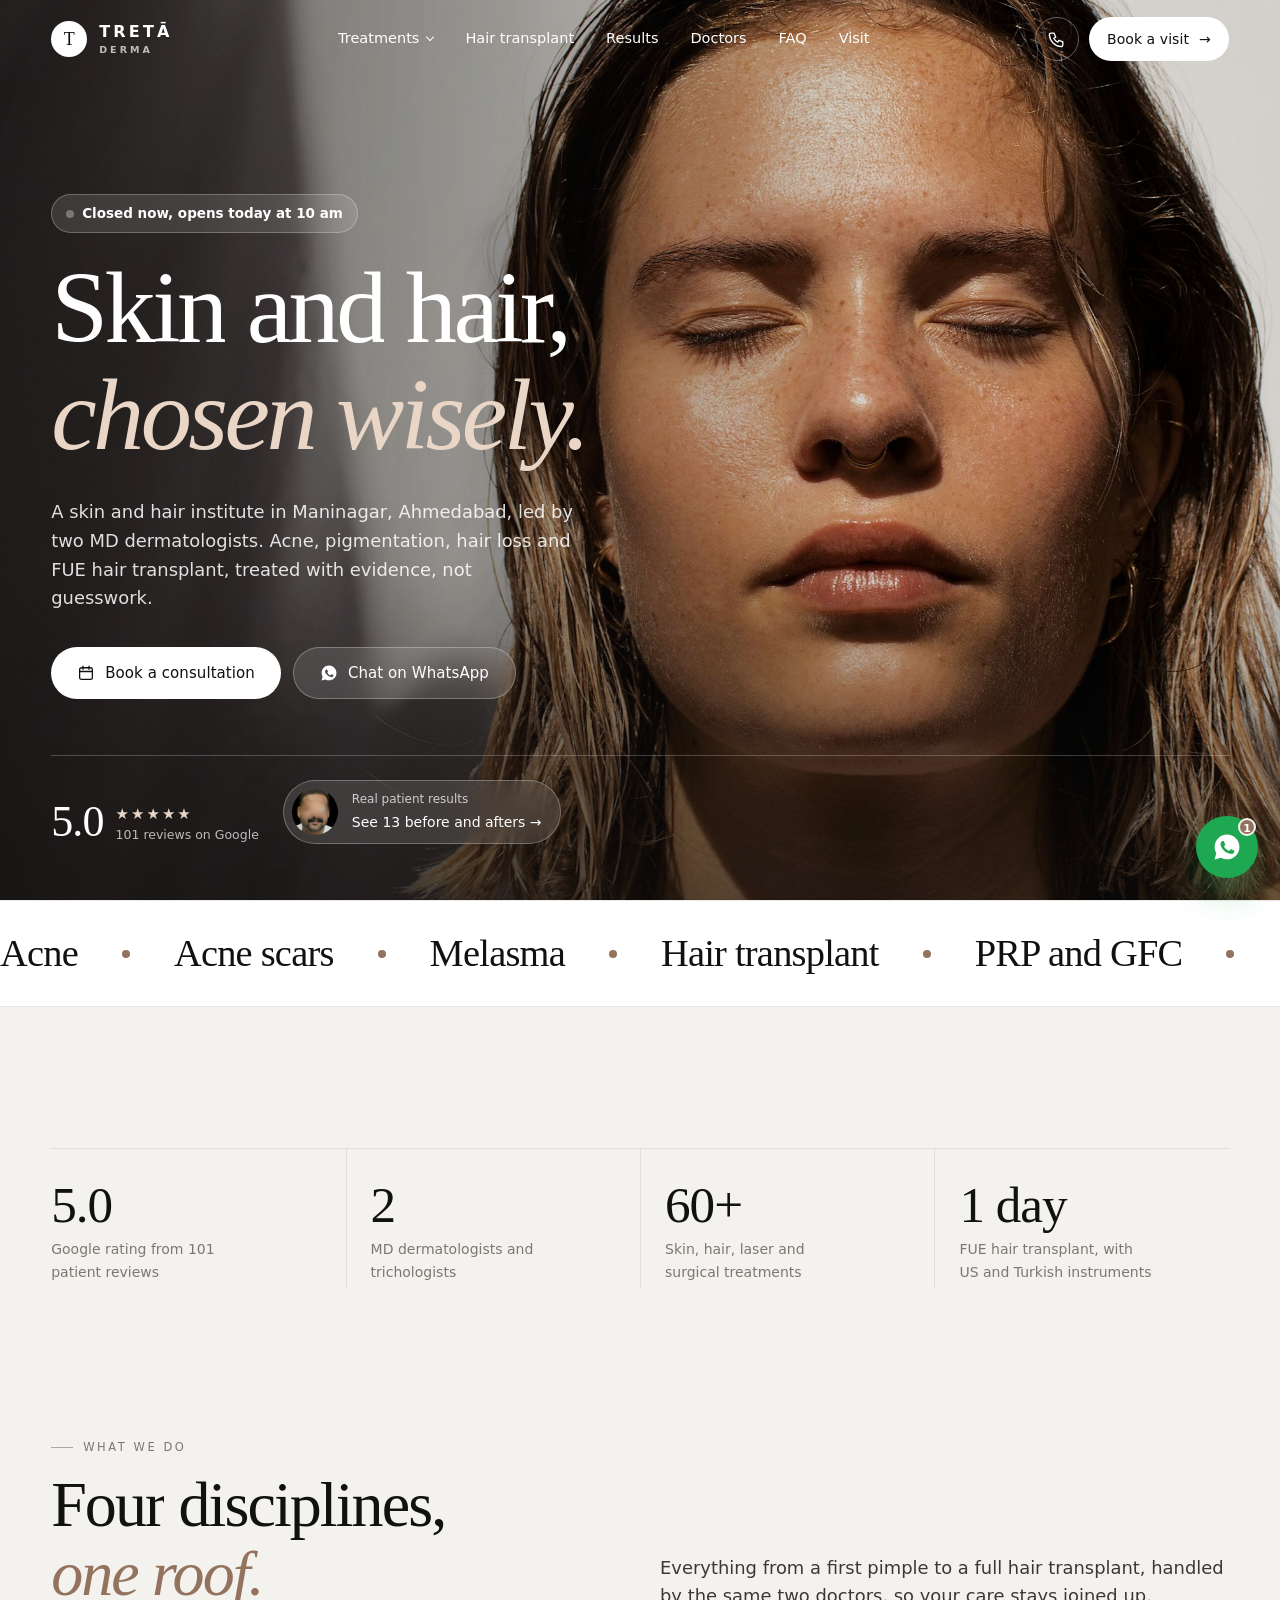
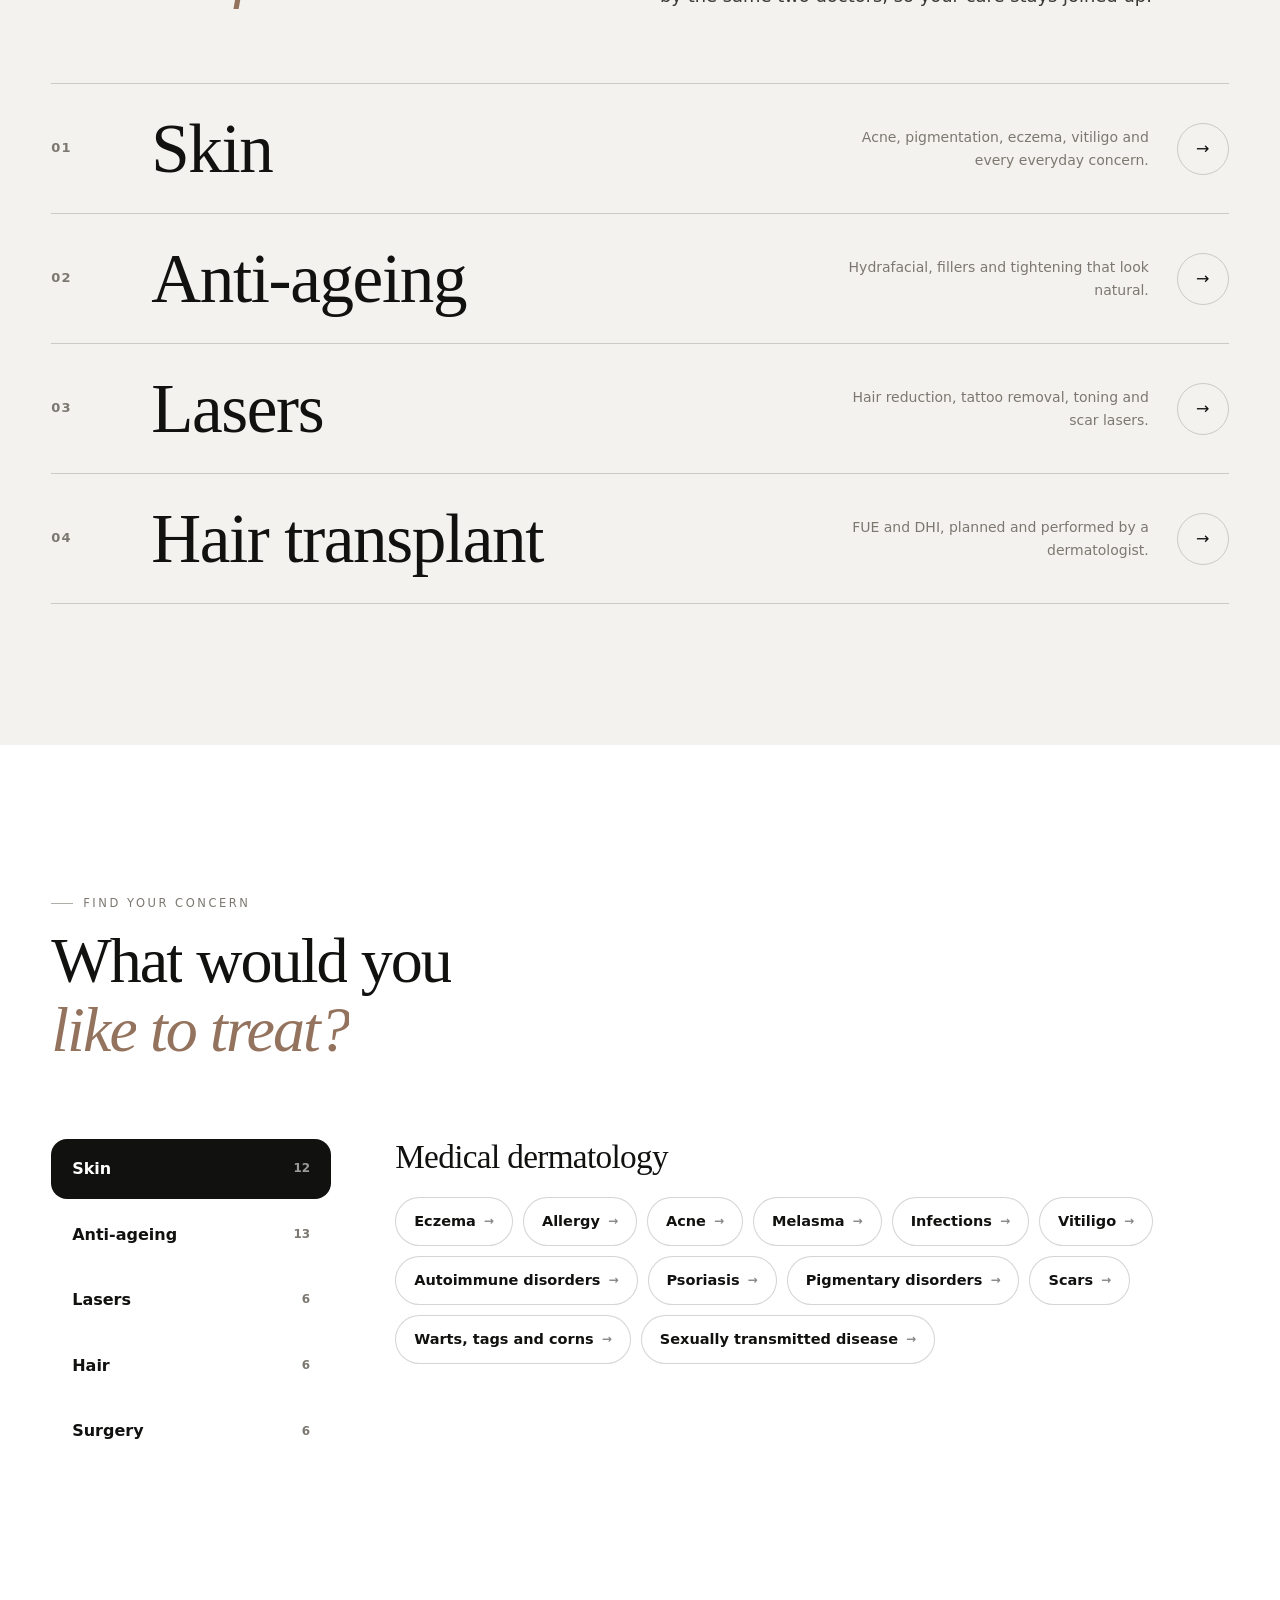
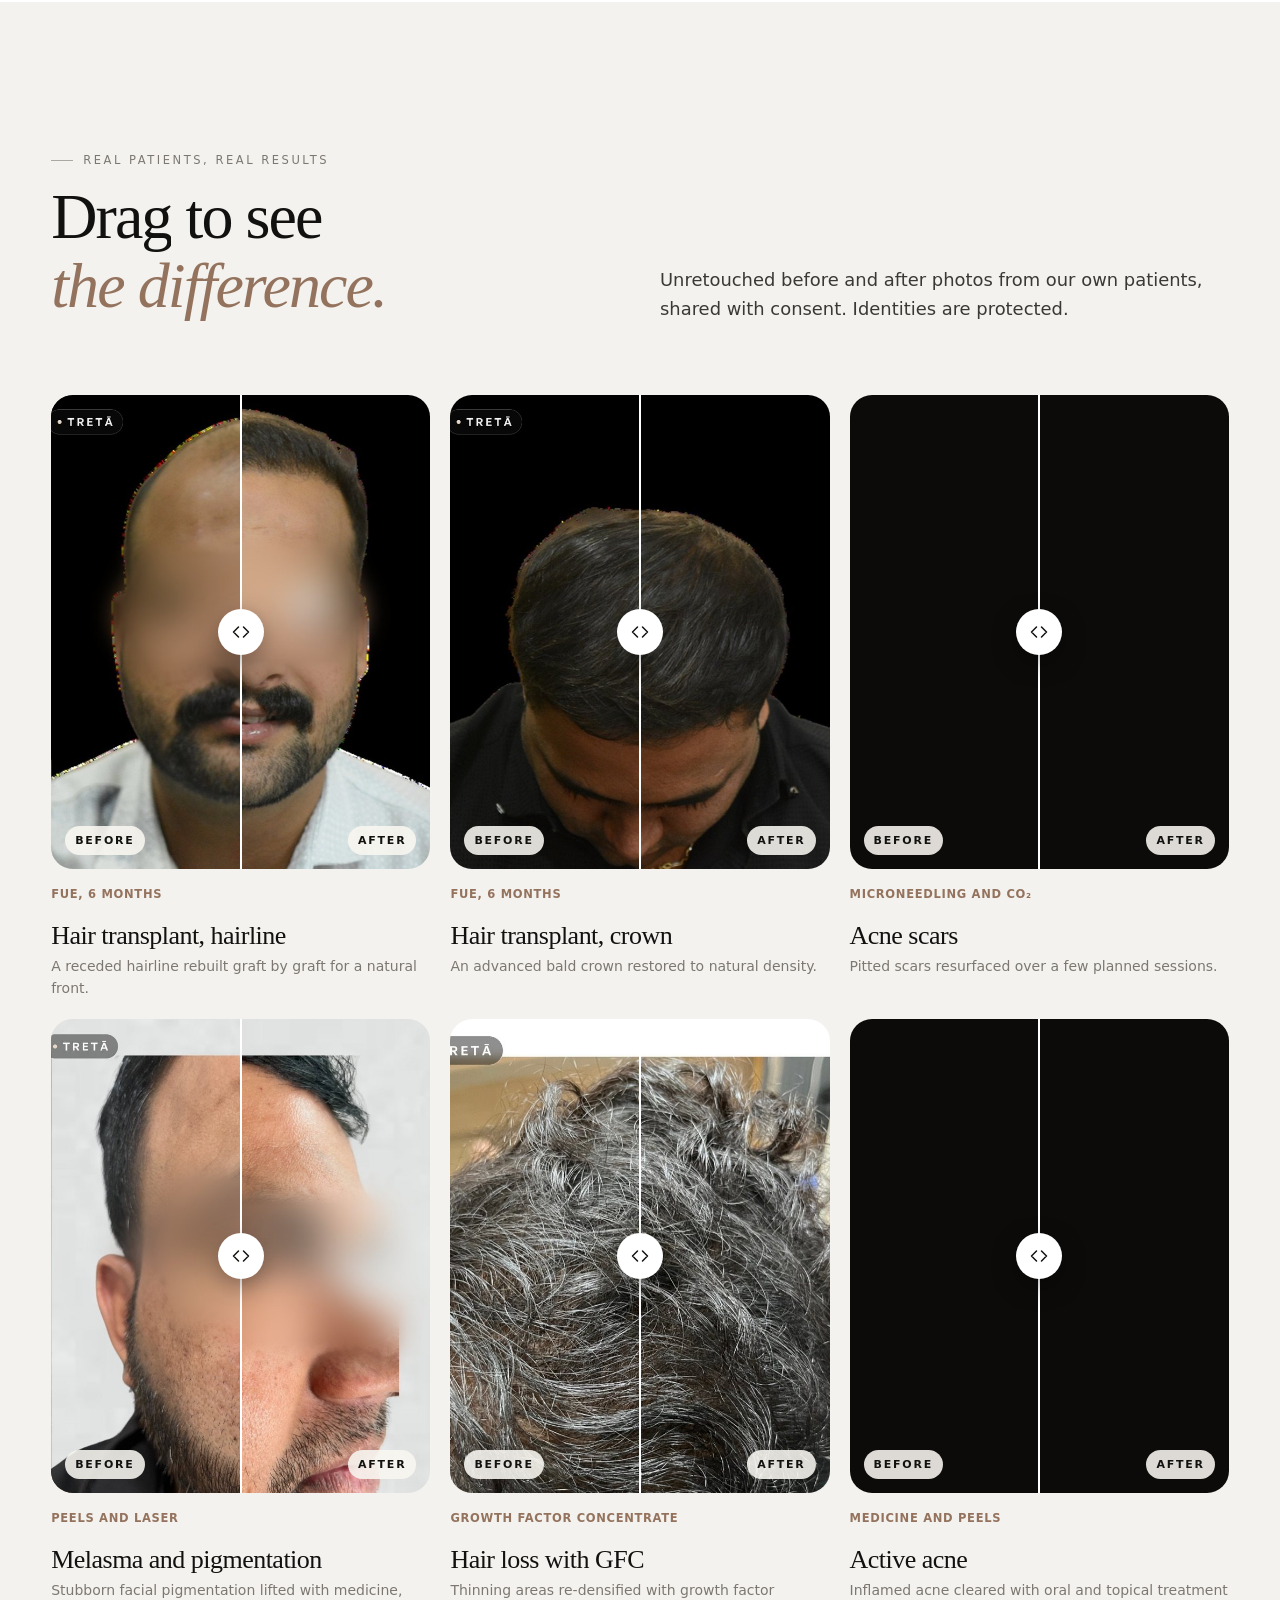
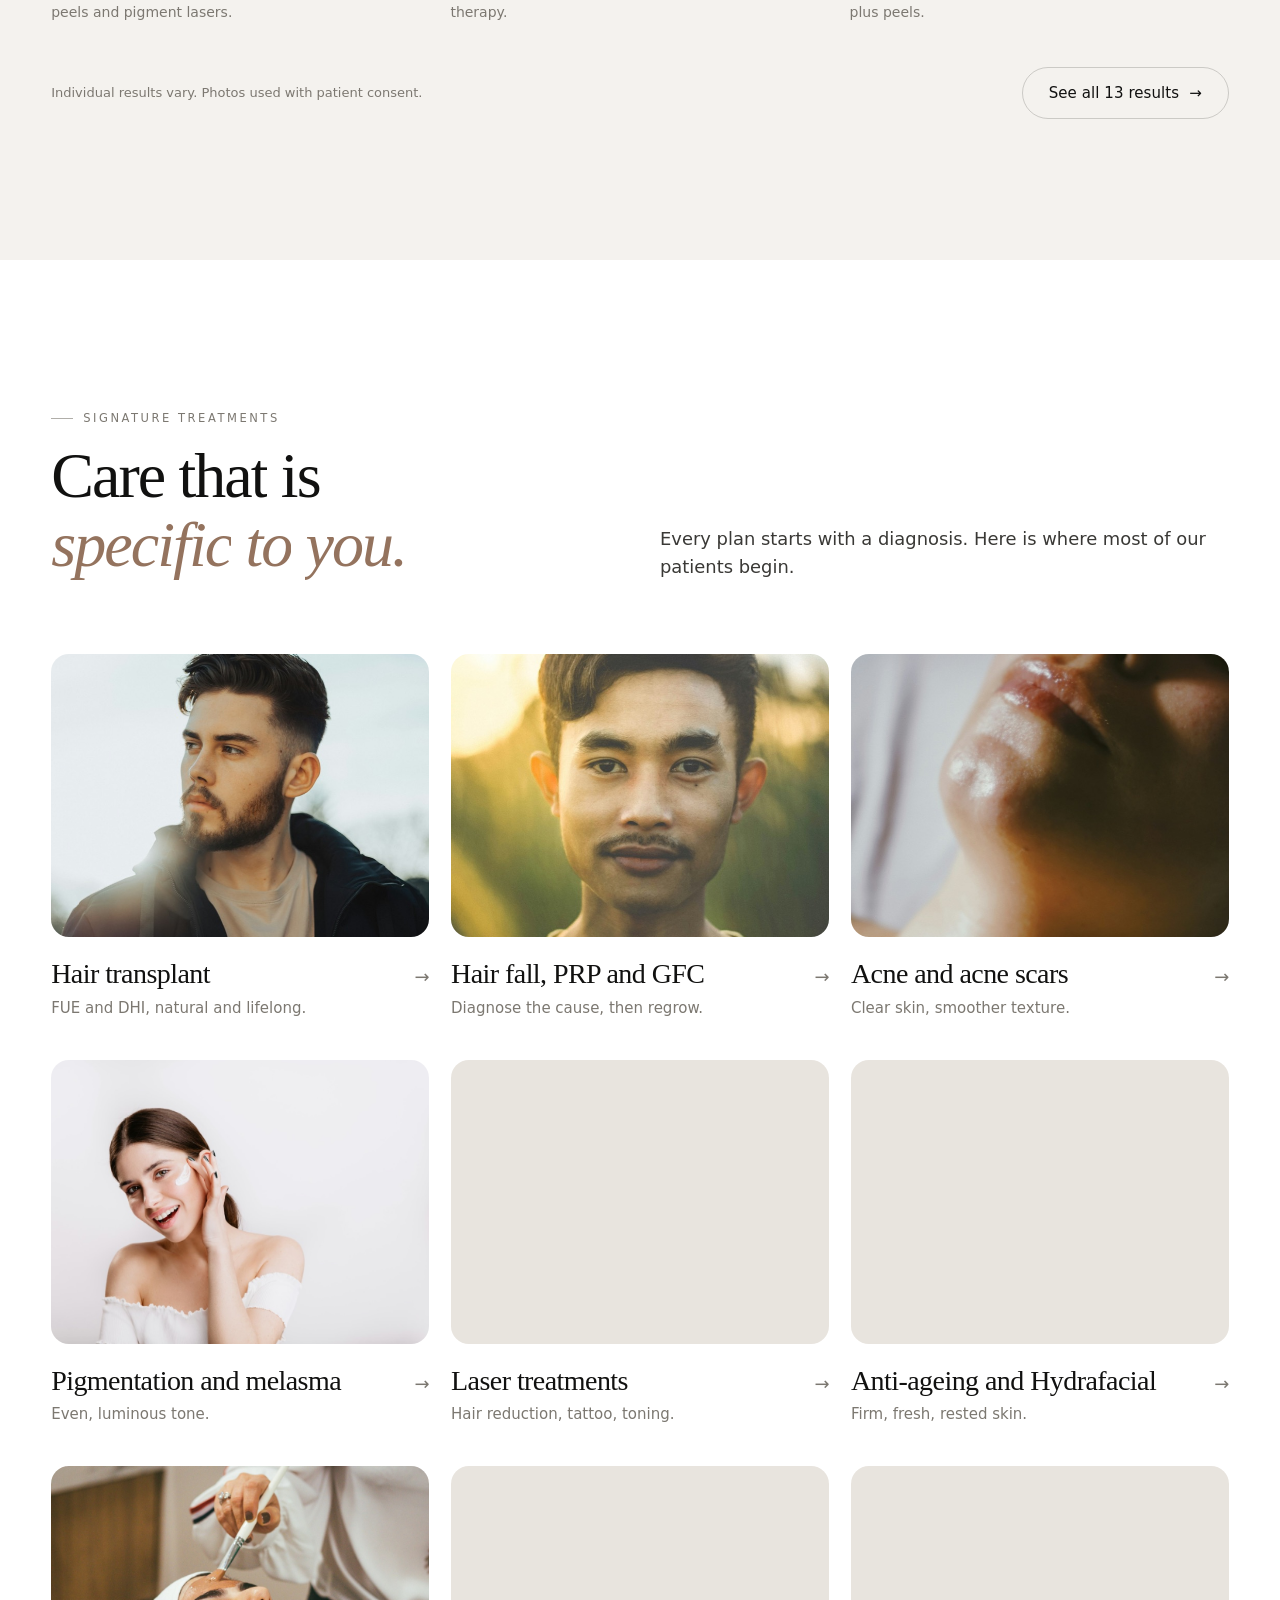
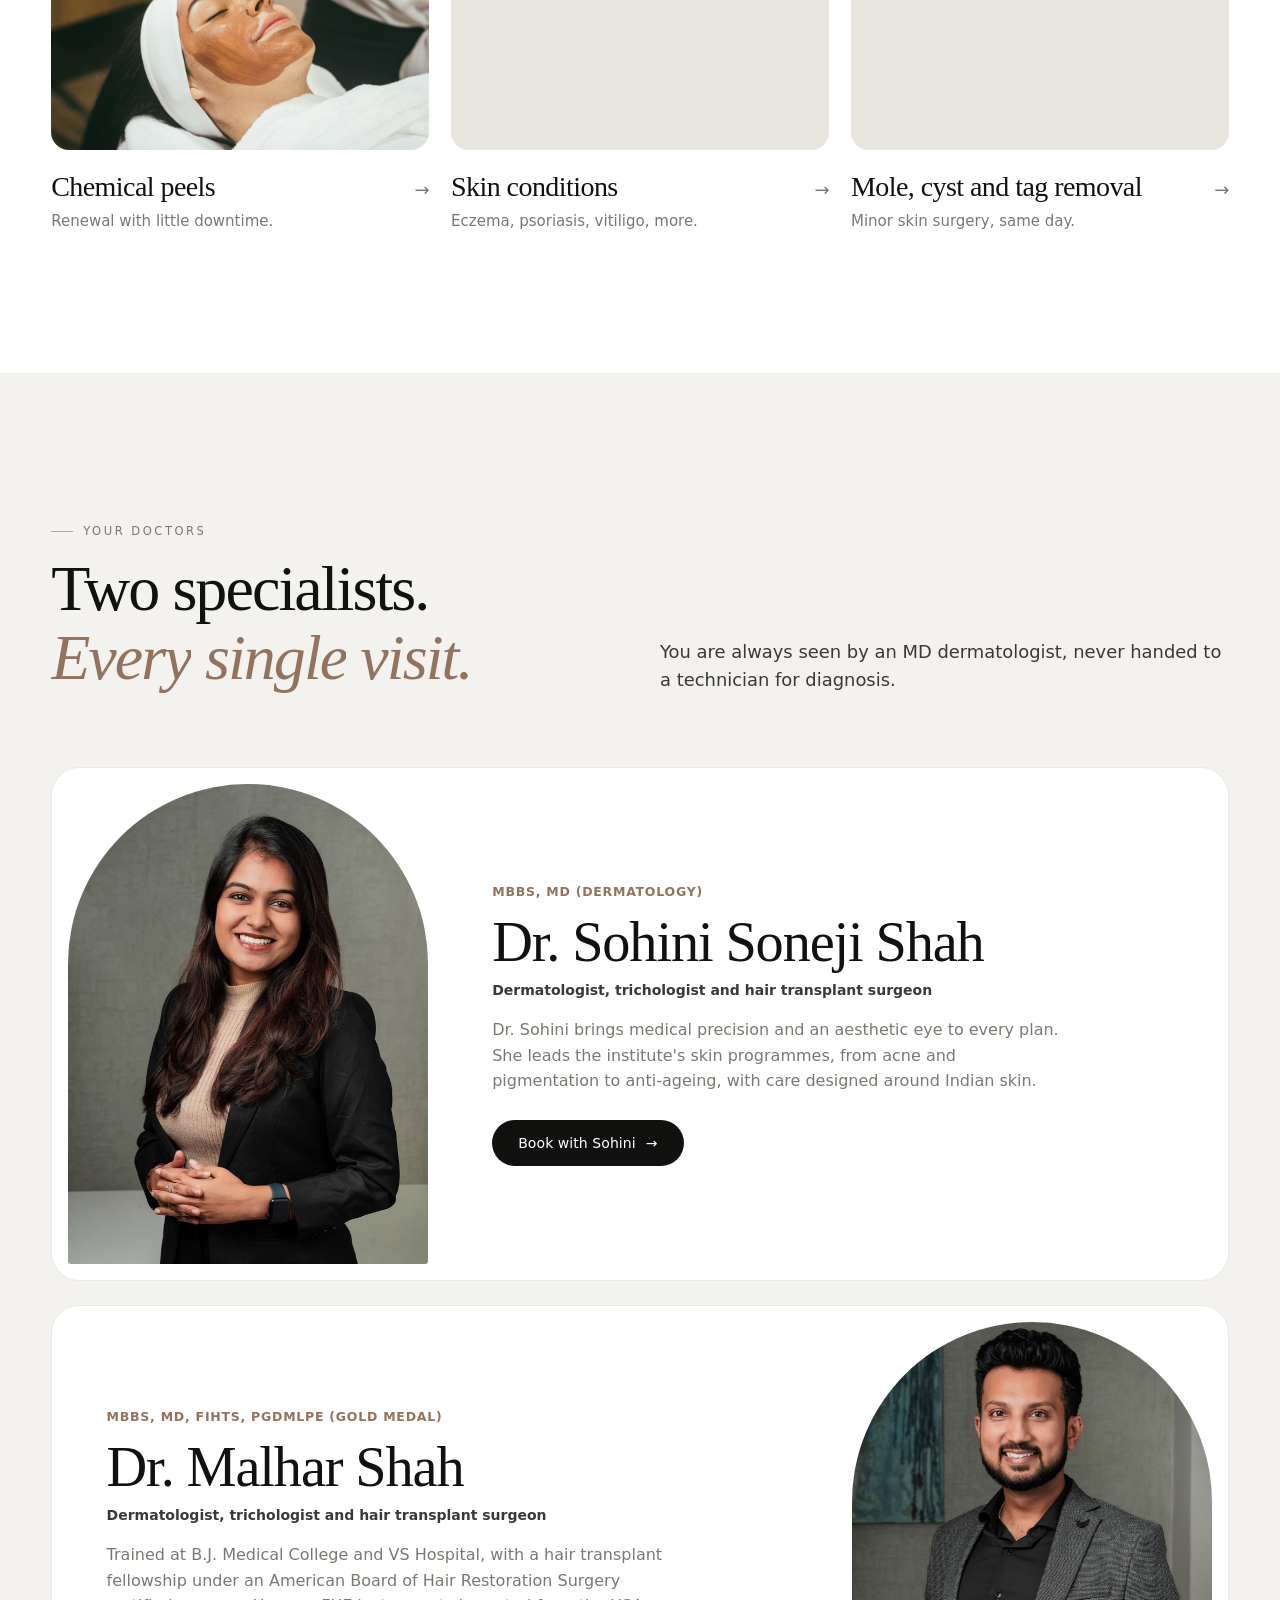
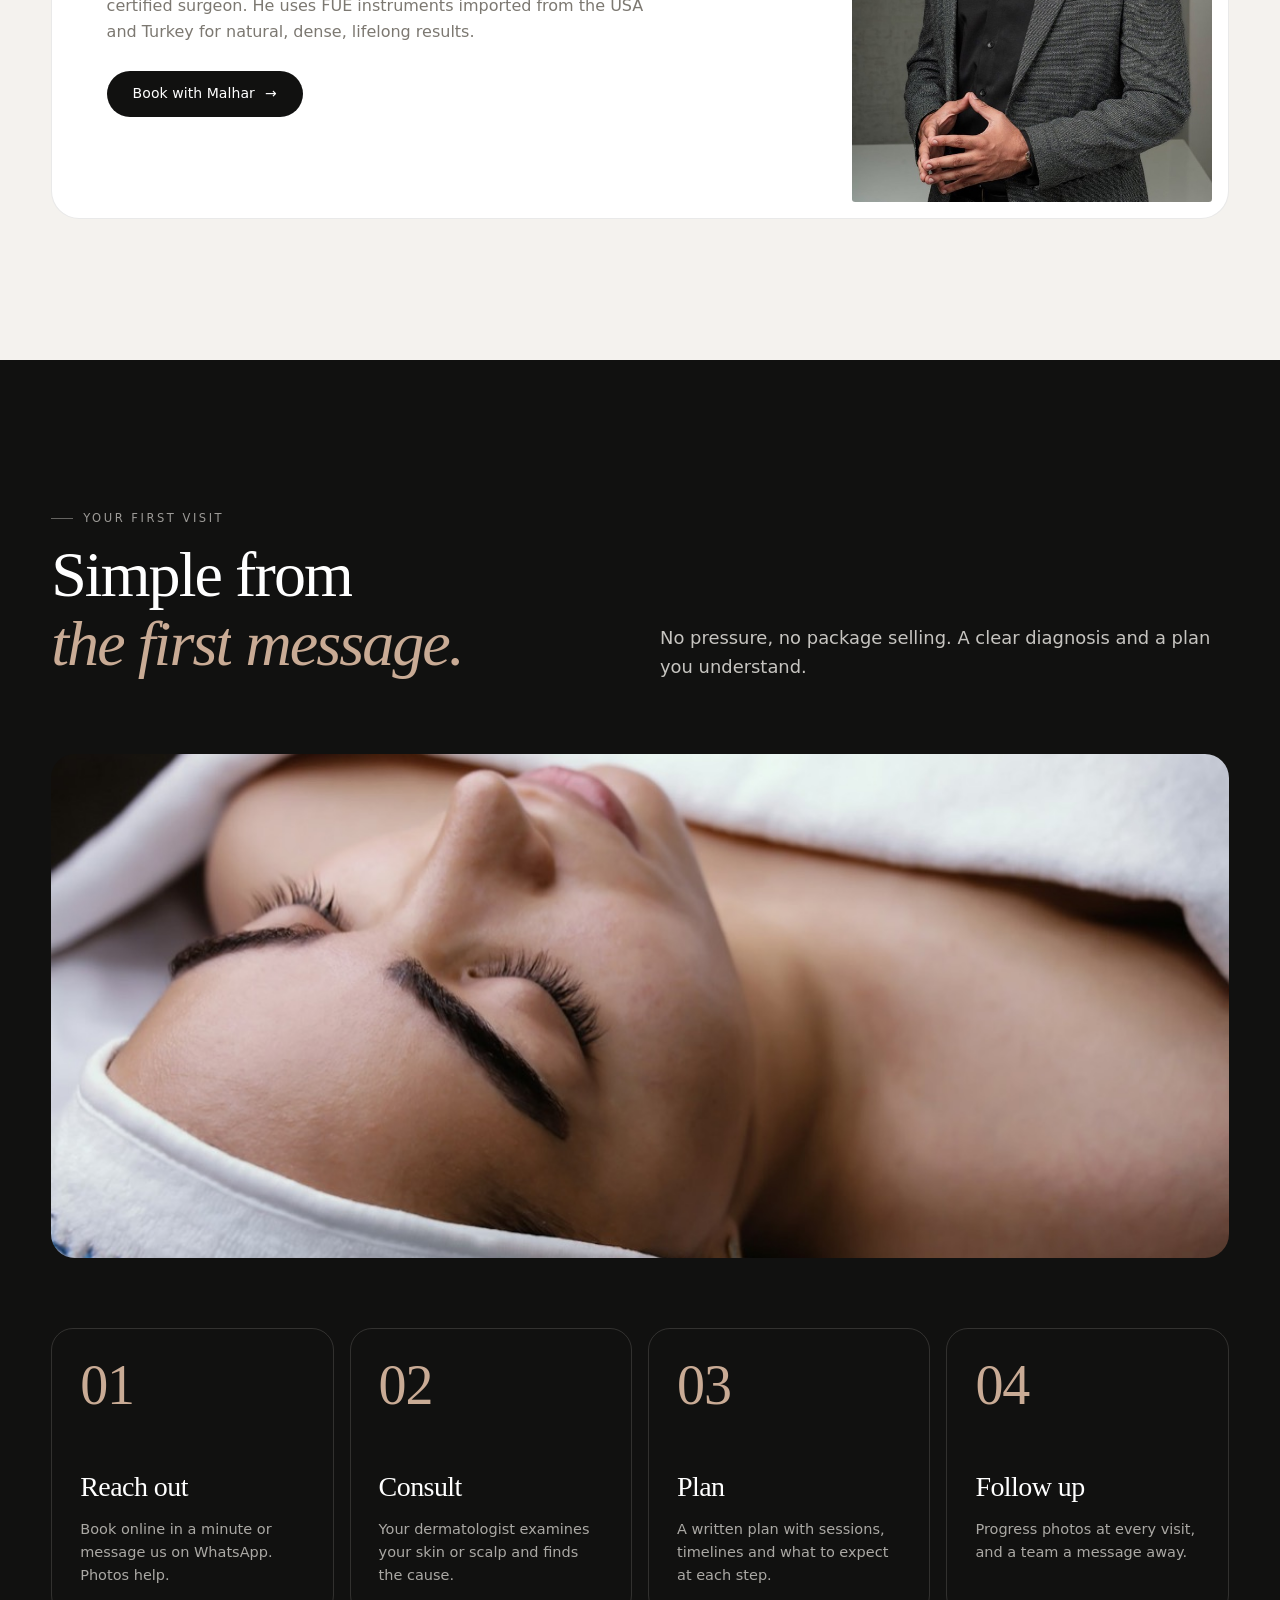
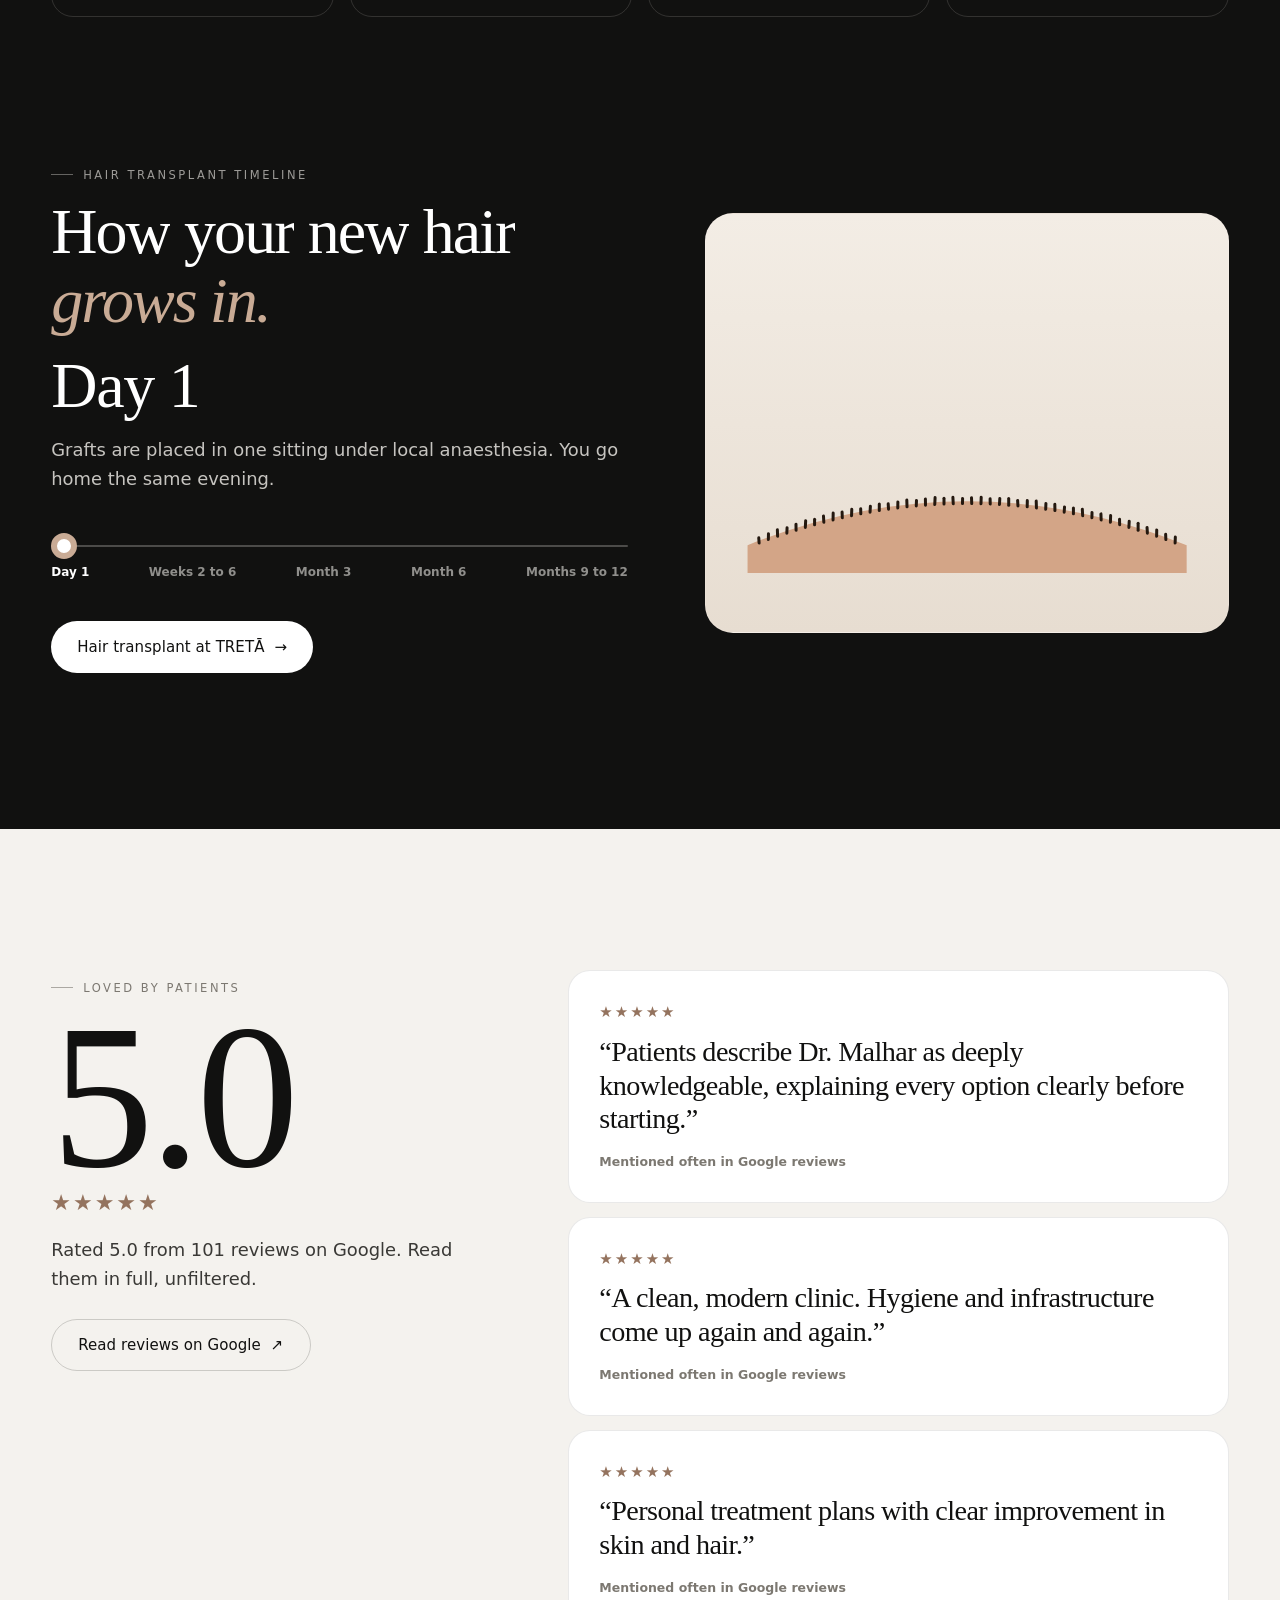
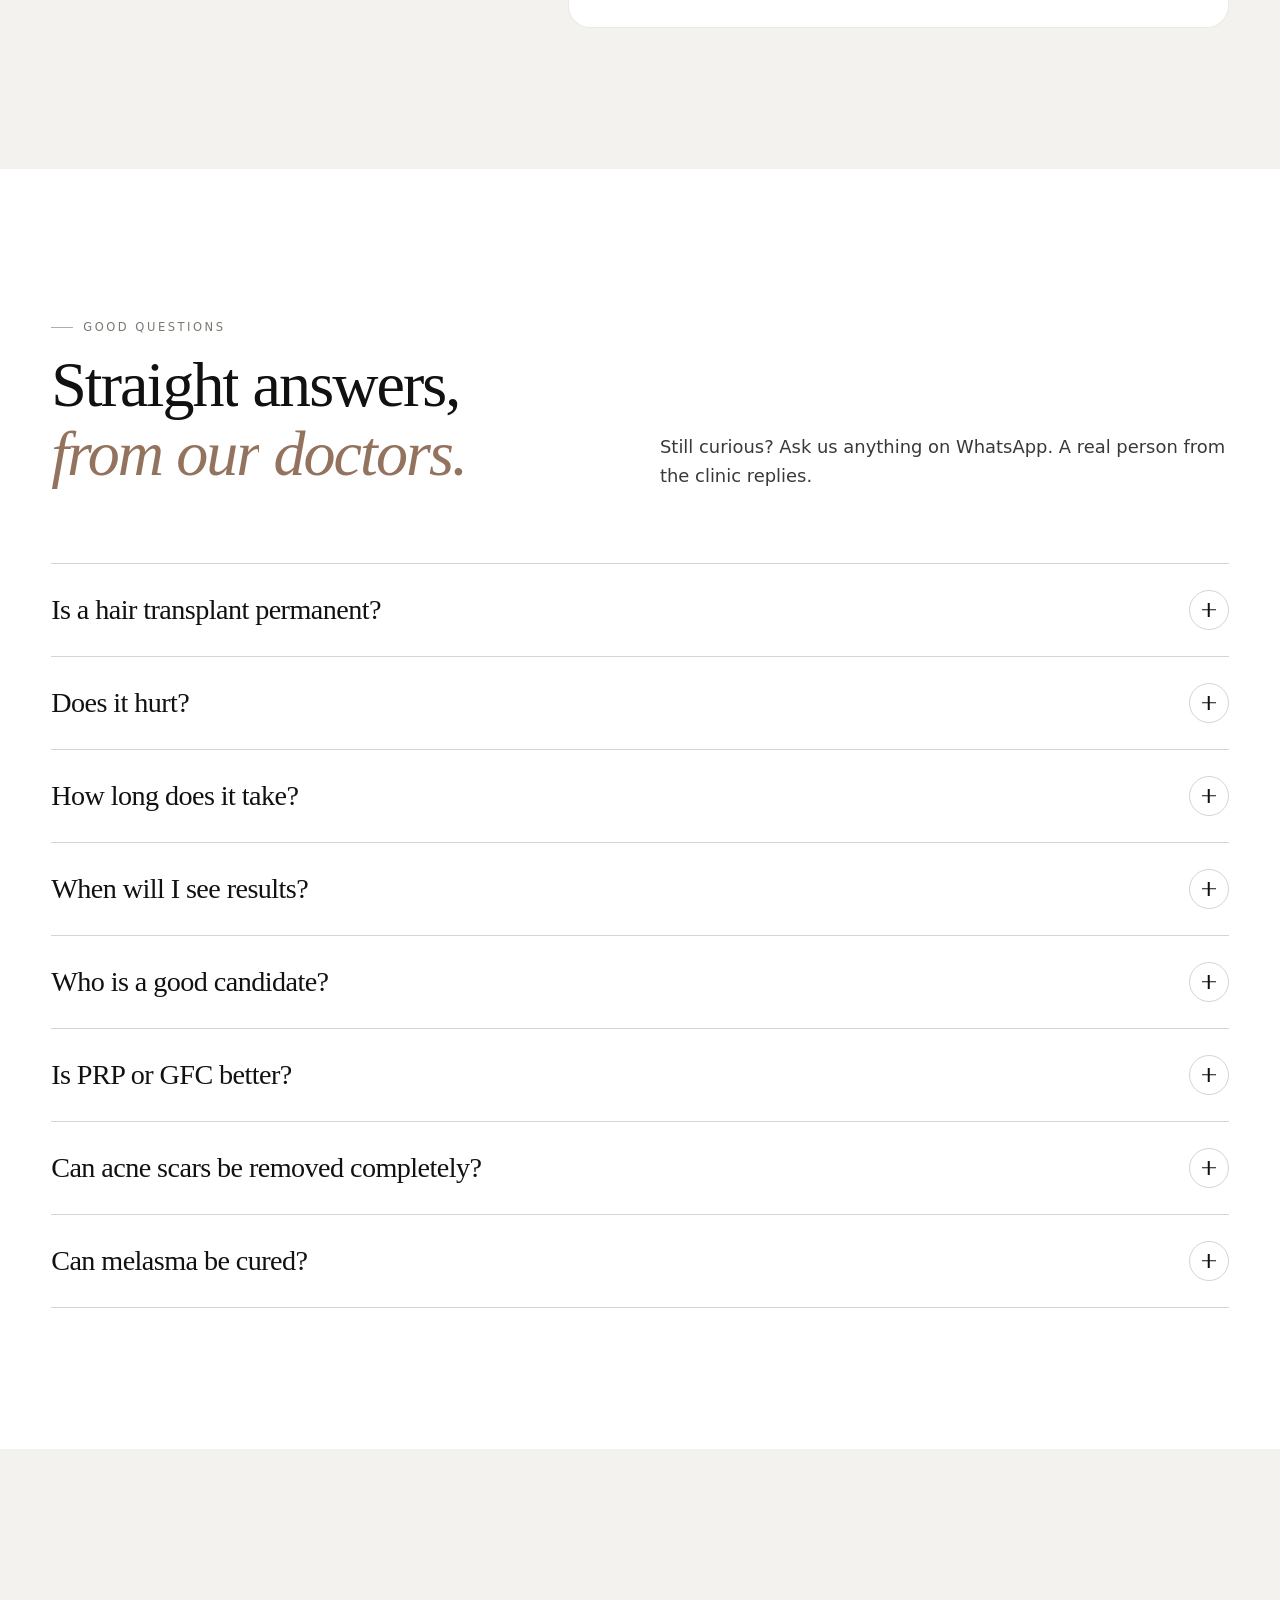
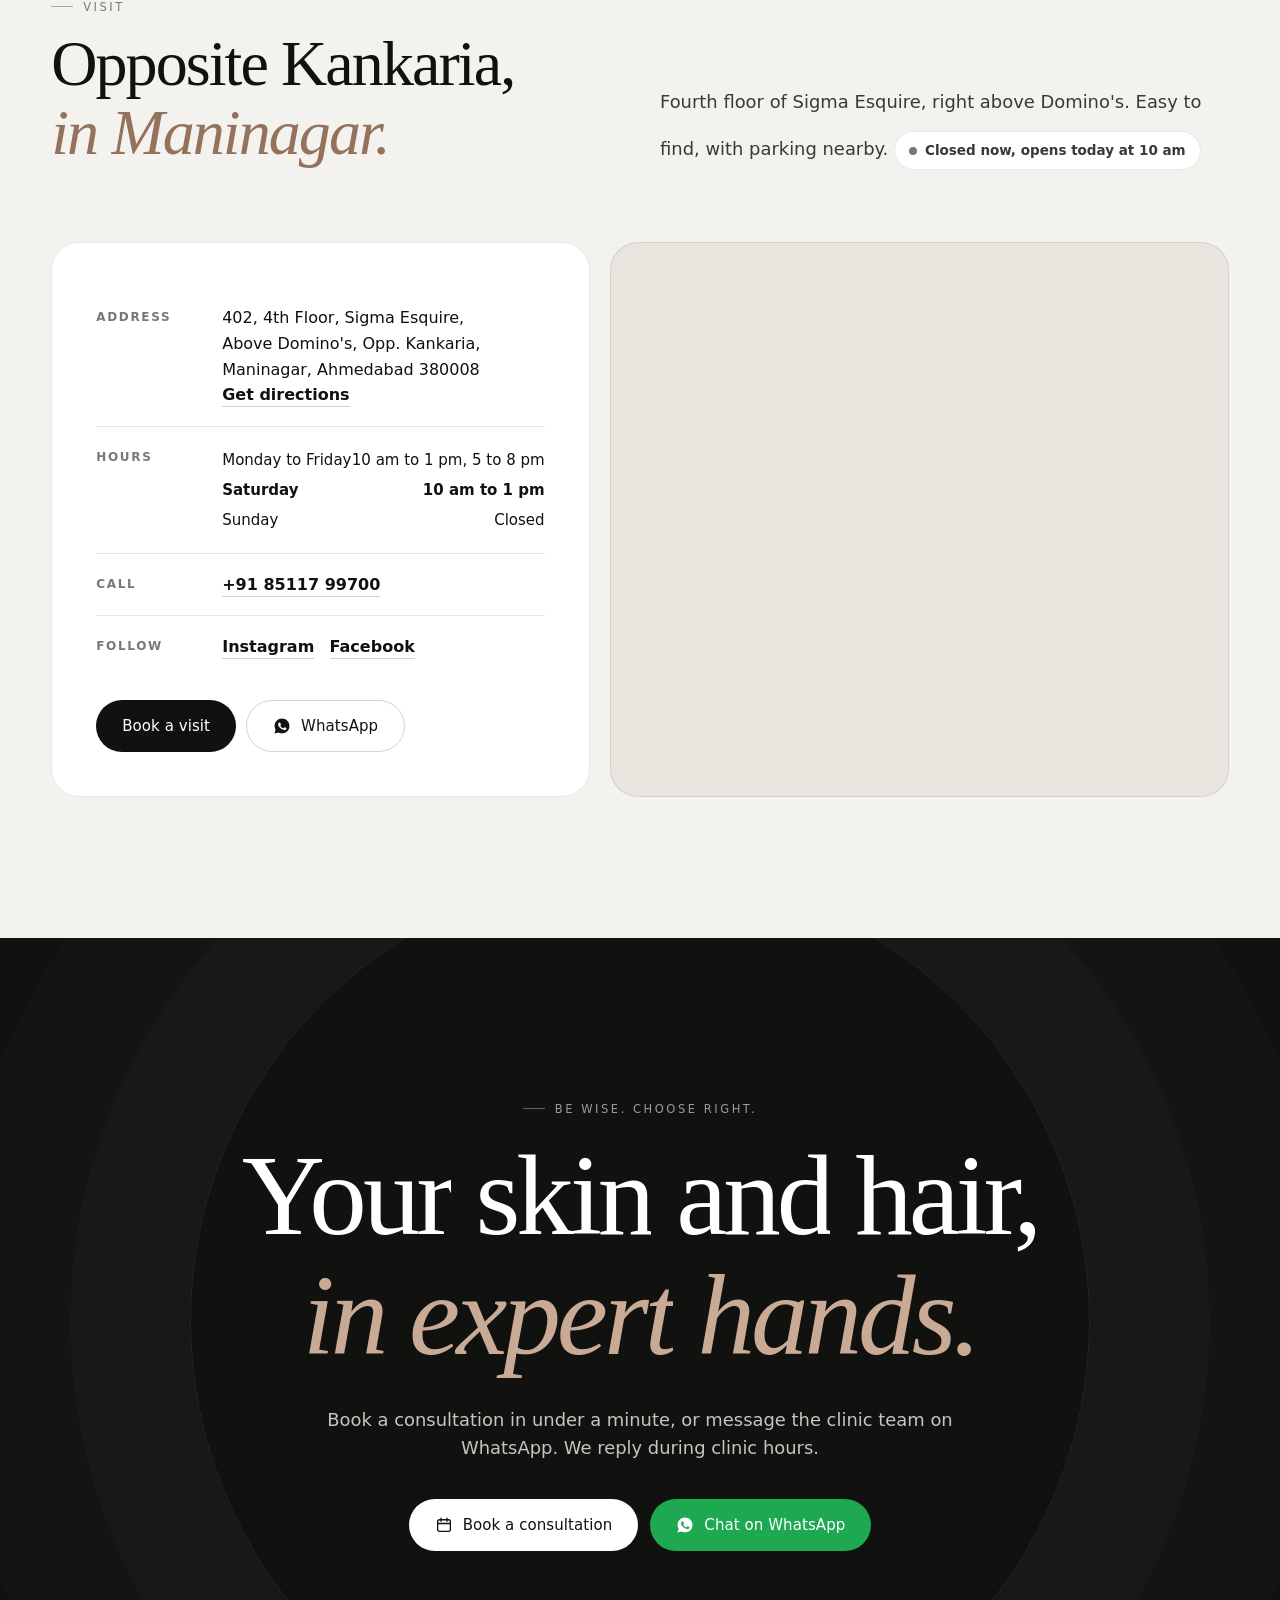
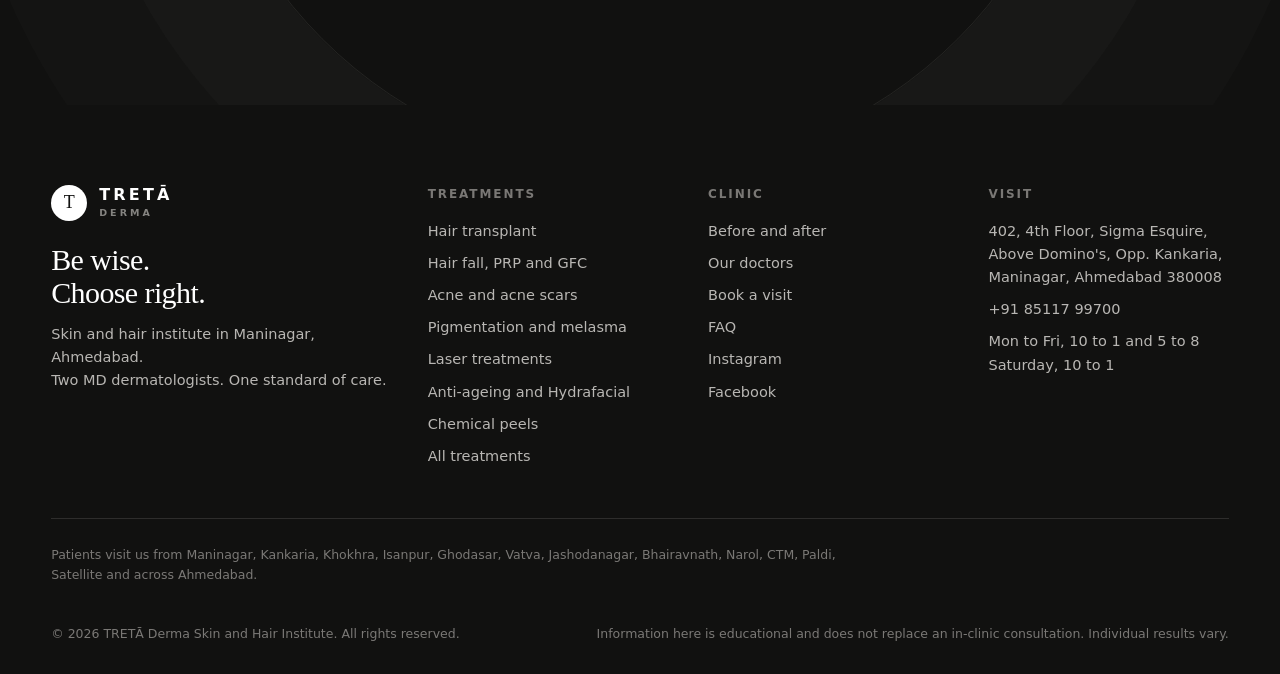
<file: index.html>
<!doctype html>
<html lang="en-IN"><head><meta charset="utf-8"><meta name="viewport" content="width=device-width,initial-scale=1,viewport-fit=cover">
<title>TRETĀ Derma | Dermatologist and Hair Transplant Clinic in Maninagar, Ahmedabad</title><meta name="description" content="TRETĀ Derma Skin and Hair Institute in Maninagar, Ahmedabad. MD dermatologists for acne, pigmentation, hair fall, lasers and FUE hair transplant. Rated 5.0 on Google. Book on WhatsApp."><link rel="canonical" href="https://nisarg2810.github.io/treta/">
<meta name="robots" content="index,follow,max-image-preview:large"><meta name="theme-color" content="#F4F2EE">
<meta name="geo.region" content="IN-GJ"><meta name="geo.placename" content="Maninagar, Ahmedabad">
<meta property="og:type" content="website"><meta property="og:site_name" content="TRETĀ Derma"><meta property="og:locale" content="en_IN">
<meta property="og:title" content="TRETĀ Derma | Dermatologist and Hair Transplant Clinic in Maninagar, Ahmedabad"><meta property="og:description" content="TRETĀ Derma Skin and Hair Institute in Maninagar, Ahmedabad. MD dermatologists for acne, pigmentation, hair fall, lasers and FUE hair transplant. Rated 5.0 on Google. Book on WhatsApp."><meta property="og:url" content="https://nisarg2810.github.io/treta/">
<meta property="og:image" content="https://nisarg2810.github.io/treta/assets/og.jpg"><meta property="og:image:width" content="1200"><meta property="og:image:height" content="630">
<meta name="twitter:card" content="summary_large_image"><meta name="twitter:title" content="TRETĀ Derma | Dermatologist and Hair Transplant Clinic in Maninagar, Ahmedabad"><meta name="twitter:description" content="TRETĀ Derma Skin and Hair Institute in Maninagar, Ahmedabad. MD dermatologists for acne, pigmentation, hair fall, lasers and FUE hair transplant. Rated 5.0 on Google. Book on WhatsApp."><meta name="twitter:image" content="https://nisarg2810.github.io/treta/assets/og.jpg">
<link rel="icon" href="assets/favicon.svg" type="image/svg+xml"><link rel="apple-touch-icon" href="assets/logo-badge.png">
<link rel="preconnect" href="https://api.fontshare.com"><link rel="preconnect" href="https://cdn.fontshare.com" crossorigin><link rel="preload" as="image" href="assets/photo/hero.jpg" imagesrcset="assets/photo/hero-m.jpg 1200w, assets/photo/hero.jpg 2800w" imagesizes="100vw">
<link href="https://api.fontshare.com/v2/css?f[]=gambetta@300,301,400&f[]=general-sans@400,500,600&display=swap" rel="stylesheet">
<link rel="stylesheet" href="assets/site.css?v=7">
<script type="application/ld+json">{"@context": "https://schema.org", "@graph": [{"@type": ["MedicalClinic", "MedicalBusiness"], "@id": "https://nisarg2810.github.io/treta/#clinic", "name": "TRETĀ Derma Skin and Hair Institute", "alternateName": ["Treta Derma", "TRETA Derma"], "url": "https://nisarg2810.github.io/treta/", "logo": "https://nisarg2810.github.io/treta/assets/logo-badge.png", "image": "https://nisarg2810.github.io/treta/assets/og.jpg", "telephone": "+918511799700", "medicalSpecialty": "Dermatology", "priceRange": "₹₹", "slogan": "Be wise. Choose right.", "address": {"@type": "PostalAddress", "streetAddress": "402, 4th Floor, Sigma Esquire, Above Domino's, Opp. Kankaria", "addressLocality": "Maninagar, Ahmedabad", "addressRegion": "Gujarat", "postalCode": "380008", "addressCountry": "IN"}, "hasMap": "https://www.google.com/maps/search/?api=1&query=Treta+Derma+Skin+and+Hair+Institute+Sigma+Esquire+Maninagar+Ahmedabad", "areaServed": {"@type": "City", "name": "Ahmedabad"}, "openingHoursSpecification": [{"@type": "OpeningHoursSpecification", "dayOfWeek": ["Monday", "Tuesday", "Wednesday", "Thursday", "Friday"], "opens": "10:00", "closes": "13:00"}, {"@type": "OpeningHoursSpecification", "dayOfWeek": ["Monday", "Tuesday", "Wednesday", "Thursday", "Friday"], "opens": "17:00", "closes": "20:00"}, {"@type": "OpeningHoursSpecification", "dayOfWeek": "Saturday", "opens": "10:00", "closes": "13:00"}], "aggregateRating": {"@type": "AggregateRating", "ratingValue": "5.0", "reviewCount": "101", "bestRating": "5"}, "sameAs": ["https://www.instagram.com/tretaderma/", "https://www.facebook.com/61562841763497"], "availableService": [{"@type": "MedicalProcedure", "name": "Hair transplant", "url": "https://nisarg2810.github.io/treta/hair-transplant-ahmedabad.html"}, {"@type": "MedicalProcedure", "name": "Hair fall, PRP and GFC", "url": "https://nisarg2810.github.io/treta/hair-loss-treatment.html"}, {"@type": "MedicalProcedure", "name": "Acne and acne scars", "url": "https://nisarg2810.github.io/treta/acne-scar-treatment.html"}, {"@type": "MedicalProcedure", "name": "Pigmentation and melasma", "url": "https://nisarg2810.github.io/treta/pigmentation-melasma-treatment.html"}, {"@type": "MedicalProcedure", "name": "Laser treatments", "url": "https://nisarg2810.github.io/treta/laser-treatment-ahmedabad.html"}, {"@type": "MedicalProcedure", "name": "Anti-ageing and Hydrafacial", "url": "https://nisarg2810.github.io/treta/anti-ageing-hydrafacial.html"}, {"@type": "MedicalProcedure", "name": "Chemical peels", "url": "https://nisarg2810.github.io/treta/chemical-peels.html"}, {"@type": "MedicalProcedure", "name": "Skin conditions", "url": "https://nisarg2810.github.io/treta/skin-disease-treatment.html"}, {"@type": "MedicalProcedure", "name": "Mole, cyst and tag removal", "url": "https://nisarg2810.github.io/treta/mole-cyst-skin-tag-removal.html"}], "employee": [{"@type": "Physician", "name": "Dr. Sohini Soneji Shah", "medicalSpecialty": "Dermatology", "description": "Dermatologist, trichologist and hair transplant surgeon", "hasCredential": "MBBS, MD Dermatology", "image": "https://nisarg2810.github.io/treta/assets/doctors/doctor-female.jpg", "worksFor": {"@id": "https://nisarg2810.github.io/treta/#clinic"}}, {"@type": "Physician", "name": "Dr. Malhar Shah", "medicalSpecialty": "Dermatology", "description": "Dermatologist, trichologist and hair transplant surgeon", "hasCredential": "MBBS, MD, FIHTS, PGDMLPE", "image": "https://nisarg2810.github.io/treta/assets/doctors/doctor-male.jpg", "worksFor": {"@id": "https://nisarg2810.github.io/treta/#clinic"}}]}, {"@type": "WebSite", "@id": "https://nisarg2810.github.io/treta/#site", "url": "https://nisarg2810.github.io/treta/", "name": "TRETĀ Derma", "inLanguage": "en-IN", "publisher": {"@id": "https://nisarg2810.github.io/treta/#clinic"}}, {"@type": "FAQPage", "mainEntity": [{"@type": "Question", "name": "Is a hair transplant permanent?", "acceptedAnswer": {"@type": "Answer", "text": "Yes. Transplanted follicles come from the DHT resistant donor zone, so when the procedure is done correctly they keep growing for life."}}, {"@type": "Question", "name": "Does it hurt?", "acceptedAnswer": {"@type": "Answer", "text": "It is done under local anaesthesia. You stay awake and comfortable, and can watch TV or rest. You feel mild discomfort only during the numbing injection, with some soreness for a day or two."}}, {"@type": "Question", "name": "How long does it take?", "acceptedAnswer": {"@type": "Answer", "text": "Most transplants finish in one day. Around 2000 grafts take 5 to 6 hours. 3000 to 4000 grafts take roughly 7 to 9 hours, decided after a scalp analysis."}}, {"@type": "Question", "name": "When will I see results?", "acceptedAnswer": {"@type": "Answer", "text": "Transplanted hair sheds in 2 to 6 weeks, which is normal. New growth starts around month 3, clear improvement shows by month 6, and the final result arrives at 9 to 12 months."}}, {"@type": "Question", "name": "Who is a good candidate?", "acceptedAnswer": {"@type": "Answer", "text": "Adults above 23 with stable hair loss, a healthy donor area, good general health and realistic expectations. We usually advise against surgery before 23, since baldness may still be progressing."}}, {"@type": "Question", "name": "Is PRP or GFC better?", "acceptedAnswer": {"@type": "Answer", "text": "Both use growth factors from your own blood. GFC is a more concentrated, refined preparation. Your doctor will suggest one based on your hair loss and goals."}}, {"@type": "Question", "name": "Can acne scars be removed completely?", "acceptedAnswer": {"@type": "Answer", "text": "Most scars can be improved a lot, often by 50 to 80 percent, though complete removal is rare. The right mix of treatments makes the biggest difference."}}, {"@type": "Question", "name": "Can melasma be cured?", "acceptedAnswer": {"@type": "Answer", "text": "Melasma can be controlled very well, but it can return with sun or hormones. That is why maintenance and sunscreen matter."}}]}]}</script>
</head><body>
<a class="skip" href="#main">Skip to content</a>
<header class="hdr over"><div class="wrap"><a class="brand" href="./" aria-label="TRETĀ Derma home"><span class="mark" aria-hidden="true">T</span><span class="wm"><b>TRETĀ</b><span>Derma</span></span></a>
<nav class="nav" aria-label="Main"><div class="dd"><button type="button" aria-expanded="false">Treatments</button><div class="dd-menu"><a href="hair-transplant-ahmedabad.html"><span class="ic" aria-hidden="true"><svg viewBox="0 0 24 24"><path d="M3 20.5h18"/><path d="M7 20.5c0-5 .8-9 2.5-13M11.5 20.5c0-6 .4-10.5 1.4-15M16 20.5c0-4.6 1-8.3 3-11.5"/><circle cx="9.5" cy="7.5" r=".9"/><circle cx="12.9" cy="5.5" r=".9"/><circle cx="19" cy="9" r=".9"/></svg></span><span><b>Hair transplant</b><small>FUE and DHI, natural and lifelong</small></span></a><a href="hair-loss-treatment.html"><span class="ic" aria-hidden="true"><svg viewBox="0 0 24 24"><path d="M14.5 3.5l6 6M17.5 6.5 8 16l-2.5.5.5-2.5 9.5-9.5M5.5 18.5 3 21"/><path d="M10.5 9.5l4 4"/></svg></span><span><b>Hair fall, PRP and GFC</b><small>Diagnose the cause, then regrow</small></span></a><a href="acne-scar-treatment.html"><span class="ic" aria-hidden="true"><svg viewBox="0 0 24 24"><path d="M12 3c4.4 0 7.5 3.4 7.5 8.2 0 5-3.4 9.8-7.5 9.8s-7.5-4.8-7.5-9.8C4.5 6.4 7.6 3 12 3Z"/><circle cx="9" cy="11" r=".9"/><circle cx="14.5" cy="9.5" r=".9"/><circle cx="13.5" cy="14.5" r=".9"/><circle cx="9.5" cy="15.5" r=".6"/></svg></span><span><b>Acne and acne scars</b><small>Clear skin, smoother texture</small></span></a><a href="pigmentation-melasma-treatment.html"><span class="ic" aria-hidden="true"><svg viewBox="0 0 24 24"><circle cx="12" cy="12" r="4.2"/><path d="M12 2.5v2.2M12 19.3v2.2M2.5 12h2.2M19.3 12h2.2M5.3 5.3l1.6 1.6M17.1 17.1l1.6 1.6M5.3 18.7l1.6-1.6M17.1 6.9l1.6-1.6"/></svg></span><span><b>Pigmentation and melasma</b><small>Even, luminous tone</small></span></a><a href="laser-treatment-ahmedabad.html"><span class="ic" aria-hidden="true"><svg viewBox="0 0 24 24"><rect x="3" y="9" width="9" height="6" rx="1.5"/><path d="M12 12h3"/><path d="M16.5 12h5M17.5 8.5l3.5-2M17.5 15.5l3.5 2"/></svg></span><span><b>Laser treatments</b><small>Hair reduction, tattoo, toning</small></span></a><a href="anti-ageing-hydrafacial.html"><span class="ic" aria-hidden="true"><svg viewBox="0 0 24 24"><path d="M12 3c4 0 7 3.1 7 7.6 0 3.2-1.2 6.2-3.4 8.2a5.3 5.3 0 0 1-7.2 0C6.2 16.8 5 13.8 5 10.6 5 6.1 8 3 12 3Z"/><path d="M9.2 10.5h.01M14.8 10.5h.01M9.8 14.8c1.3 1 3.1 1 4.4 0"/><path d="M19.5 4.5l1-1M20.5 7h1.2"/></svg></span><span><b>Anti-ageing and Hydrafacial</b><small>Firm, fresh, rested skin</small></span></a><a href="chemical-peels.html"><span class="ic" aria-hidden="true"><svg viewBox="0 0 24 24"><path d="M12 3.2s5.8 6.3 5.8 10.2a5.8 5.8 0 0 1-11.6 0C6.2 9.5 12 3.2 12 3.2Z"/><path d="M9 14.5a3 3 0 0 0 3 3"/></svg></span><span><b>Chemical peels</b><small>Renewal with little downtime</small></span></a><a href="skin-disease-treatment.html"><span class="ic" aria-hidden="true"><svg viewBox="0 0 24 24"><path d="M12 3 4.5 6v5.5c0 4.6 3.2 8.4 7.5 9.5 4.3-1.1 7.5-4.9 7.5-9.5V6L12 3Z"/><path d="M9 12h6M12 9v6"/></svg></span><span><b>Skin conditions</b><small>Eczema, psoriasis, vitiligo, more</small></span></a><a href="mole-cyst-skin-tag-removal.html"><span class="ic" aria-hidden="true"><svg viewBox="0 0 24 24"><path d="M4 20l6.5-6.5M10.5 13.5l7.8-7.8a1.8 1.8 0 0 0-2.5-2.5L8 11l2.5 2.5Z"/><path d="M14 5l5 5"/></svg></span><span><b>Mole, cyst and tag removal</b><small>Minor skin surgery, same day</small></span></a></div></div>
<a href="hair-transplant-ahmedabad.html">Hair transplant</a><a href="results.html">Results</a><a href="doctors.html">Doctors</a><a href="./#faq">FAQ</a><a href="./#visit">Visit</a></nav>
<div class="hdr-cta"><a class="icon-btn" href="tel:+918511799700" aria-label="Call the clinic"><svg viewBox="0 0 24 24" fill="none" stroke="currentColor" stroke-width="1.7" stroke-linecap="round" stroke-linejoin="round" aria-hidden="true"><path d="M5 4h4l2 5-2.5 1.5a11 11 0 0 0 5 5L15 13l5 2v4a2 2 0 0 1-2 2A16 16 0 0 1 3 6a2 2 0 0 1 2-2"/></svg></a><a class="btn btn-ink" href="book.html" data-book="">Book a visit <span class="arrow">→</span></a>
<button class="icon-btn burger" type="button" aria-label="Open menu" aria-expanded="false"><svg viewBox="0 0 24 24" fill="none" stroke="currentColor" stroke-width="1.7"><path d="M4 8h16M4 16h16"/></svg></button></div></div></header>
<div class="mnav" aria-label="Mobile menu"><a href="./">Home</a><a href="treatments.html">Treatments</a><div class="sub"><a href="hair-transplant-ahmedabad.html">Hair transplant</a><a href="hair-loss-treatment.html">Hair fall, PRP and GFC</a><a href="acne-scar-treatment.html">Acne and acne scars</a><a href="pigmentation-melasma-treatment.html">Pigmentation and melasma</a><a href="laser-treatment-ahmedabad.html">Laser treatments</a><a href="anti-ageing-hydrafacial.html">Anti-ageing and Hydrafacial</a><a href="chemical-peels.html">Chemical peels</a><a href="skin-disease-treatment.html">Skin conditions</a><a href="mole-cyst-skin-tag-removal.html">Mole, cyst and tag removal</a></div><a href="results.html">Results</a><a href="doctors.html">Doctors</a><a href="./#faq">FAQ</a><a href="./#visit">Visit us</a><a class="btn btn-ink" href="book.html">Book a visit</a></div>
<main id="main">
<section class="hero-full"><picture><source media="(max-width:760px)" srcset="assets/photo/hero-m.jpg"><img class="hero-img" src="assets/photo/hero.jpg" alt="Woman with healthy, glowing skin in warm sunlight" fetchpriority="high" width="2800" height="1867"></picture>
<div class="wrap"><span class="status" data-status></span>
<h1 class="display split">Skin and hair,<br><em>chosen wisely.</em></h1>
<p class="lead rv">A skin and hair institute in Maninagar, Ahmedabad, led by two MD dermatologists. Acne, pigmentation, hair loss and FUE hair transplant, treated with evidence, not guesswork.</p>
<div class="hero-ctas rv d1"><a class="btn btn-white" href="book.html" data-book=""><svg viewBox="0 0 24 24" fill="none" stroke="currentColor" stroke-width="1.7" stroke-linecap="round" aria-hidden="true"><rect x="3.5" y="5" width="17" height="15.5" rx="2.5"/><path d="M3.5 10h17M8 3v4M16 3v4"/></svg> Book a consultation</a><a class="btn glass" href="https://wa.me/918511799700" data-chat=""><svg viewBox="0 0 24 24" fill="currentColor" aria-hidden="true"><path d="M12.04 2C6.58 2 2.13 6.45 2.13 11.91c0 1.75.46 3.45 1.32 4.95L2.05 22l5.25-1.38a9.9 9.9 0 0 0 4.74 1.21c5.46 0 9.91-4.45 9.91-9.91C21.95 6.45 17.5 2 12.04 2Zm5.8 14.13c-.24.68-1.42 1.32-1.95 1.36-.5.05-.97.24-3.27-.68-2.77-1.09-4.52-3.92-4.66-4.1-.13-.18-1.120-1.49-1.12-2.84 0-1.35.71-2.01.96-2.29.25-.27.55-.34.73-.34l.52.01c.17.01.39-.06.61.47.24.55.79 1.9.86 2.04.07.14.11.3.02.48-.09.18-.14.3-.27.46-.14.16-.29.36-.41.48-.14.14-.28.29-.12.56.16.27.71 1.17 1.52 1.9 1.05.93 1.93 1.22 2.2 1.36.27.14.43.11.59-.07.16-.18.68-.79.86-1.06.18-.27.36-.23.61-.14.25.09 1.59.75 1.86.89.27.14.45.2.52.32.07.11.07.66-.17 1.33Z"/></svg> Chat on WhatsApp</a></div>
<div class="hero-foot rv d2"><a class="rating-pill" href="https://www.google.com/search?q=treta+derma+skin+and+hair+institute" target="_blank" rel="noopener"><b>5.0</b><span><span class="stars" aria-hidden="true">★★★★★</span><small>101 reviews on Google</small></span></a>
<a class="mini-res glass" href="results.html"><img src="assets/ba/ht-hairline-1-after.jpg?v=4" alt=""><span><small>Real patient results</small><b>See 13 before and afters →</b></span></a></div></div></section>

<div class="marquee" aria-hidden="true"><div class="track"><span>Acne</span><span>Acne scars</span><span>Melasma</span><span>Hair transplant</span><span>PRP and GFC</span><span>Chemical peels</span><span>Laser hair reduction</span><span>Hydrafacial</span><span>Alopecia</span><span>Vitiligo</span><span>Anti-ageing</span><span>Tattoo removal</span><span>Acne</span><span>Acne scars</span><span>Melasma</span><span>Hair transplant</span><span>PRP and GFC</span><span>Chemical peels</span><span>Laser hair reduction</span><span>Hydrafacial</span><span>Alopecia</span><span>Vitiligo</span><span>Anti-ageing</span><span>Tattoo removal</span></div></div>

<section class="sec" style="padding-bottom:0"><div class="wrap"><div class="trust">
<div class="rv"><b>5.0</b><span>Google rating from 101 patient reviews</span></div>
<div class="rv d1"><b>2</b><span>MD dermatologists and trichologists</span></div>
<div class="rv d2"><b>60+</b><span>Skin, hair, laser and surgical treatments</span></div>
<div class="rv d3"><b>1 day</b><span>FUE hair transplant, with US and Turkish instruments</span></div></div></div></section>

<section class="sec"><div class="wrap"><div class="sec-hd"><div><span class="eyebrow">What we do</span><h2 class="h2 split">Four disciplines,<br><em>one roof.</em></h2></div>
<p class="lead rv">Everything from a first pimple to a full hair transplant, handled by the same two doctors, so your care stays joined up.</p></div>
<div class="disc"><a href="skin-disease-treatment.html" class="rv"><span class="n">01</span><span class="t">Skin</span><span class="d">Acne, pigmentation, eczema, vitiligo and every everyday concern.</span><span class="go" aria-hidden="true">→</span><span class="peek" aria-hidden="true"><img src="assets/photo/acne-s.jpg" alt="" loading="lazy"></span></a><a href="anti-ageing-hydrafacial.html" class="rv"><span class="n">02</span><span class="t">Anti-ageing</span><span class="d">Hydrafacial, fillers and tightening that look natural.</span><span class="go" aria-hidden="true">→</span><span class="peek" aria-hidden="true"><img src="assets/photo/hydrafacial-s.jpg" alt="" loading="lazy"></span></a><a href="laser-treatment-ahmedabad.html" class="rv"><span class="n">03</span><span class="t">Lasers</span><span class="d">Hair reduction, tattoo removal, toning and scar lasers.</span><span class="go" aria-hidden="true">→</span><span class="peek" aria-hidden="true"><img src="assets/photo/laser-s.jpg" alt="" loading="lazy"></span></a><a href="hair-transplant-ahmedabad.html" class="rv"><span class="n">04</span><span class="t">Hair transplant</span><span class="d">FUE and DHI, planned and performed by a dermatologist.</span><span class="go" aria-hidden="true">→</span><span class="peek" aria-hidden="true"><img src="assets/photo/hair-s.jpg" alt="" loading="lazy"></span></a></div></div></section>

<section class="sec paper"><div class="wrap"><div class="sec-hd"><div><span class="eyebrow">Find your concern</span><h2 class="h2 split">What would you<br><em>like to treat?</em></h2></div>
<p class="lead rv">Pick a category and tap a concern to see how we treat it. Not sure? Message us a photo on WhatsApp and we will guide you.</p></div>
<div class="finder rv"><div class="tabs" role="tablist" aria-label="Treatment categories"><button type="button" class="tab" role="tab" id="tab-0" aria-controls="pn-0" aria-selected="true" tabindex="0">Skin<span>12</span></button><button type="button" class="tab" role="tab" id="tab-1" aria-controls="pn-1" aria-selected="false" tabindex="-1">Anti-ageing<span>13</span></button><button type="button" class="tab" role="tab" id="tab-2" aria-controls="pn-2" aria-selected="false" tabindex="-1">Lasers<span>6</span></button><button type="button" class="tab" role="tab" id="tab-3" aria-controls="pn-3" aria-selected="false" tabindex="-1">Hair<span>6</span></button><button type="button" class="tab" role="tab" id="tab-4" aria-controls="pn-4" aria-selected="false" tabindex="-1">Surgery<span>6</span></button></div><div><div class="panel on" id="pn-0" role="tabpanel" aria-labelledby="tab-0"><h3 class="h3">Medical dermatology</h3><div class="pills"><a class="pill" href="skin-disease-treatment.html">Eczema <span class="arrow">→</span></a><a class="pill" href="skin-disease-treatment.html">Allergy <span class="arrow">→</span></a><a class="pill" href="acne-scar-treatment.html">Acne <span class="arrow">→</span></a><a class="pill" href="pigmentation-melasma-treatment.html">Melasma <span class="arrow">→</span></a><a class="pill" href="skin-disease-treatment.html">Infections <span class="arrow">→</span></a><a class="pill" href="skin-disease-treatment.html">Vitiligo <span class="arrow">→</span></a><a class="pill" href="skin-disease-treatment.html">Autoimmune disorders <span class="arrow">→</span></a><a class="pill" href="skin-disease-treatment.html">Psoriasis <span class="arrow">→</span></a><a class="pill" href="pigmentation-melasma-treatment.html">Pigmentary disorders <span class="arrow">→</span></a><a class="pill" href="acne-scar-treatment.html">Scars <span class="arrow">→</span></a><a class="pill" href="skin-disease-treatment.html">Warts, tags and corns <span class="arrow">→</span></a><a class="pill" href="skin-disease-treatment.html">Sexually transmitted disease <span class="arrow">→</span></a></div></div><div class="panel" id="pn-1" role="tabpanel" aria-labelledby="tab-1"><h3 class="h3">Aesthetic care</h3><div class="pills"><a class="pill" href="anti-ageing-hydrafacial.html">Hydrafacial <span class="arrow">→</span></a><a class="pill" href="anti-ageing-hydrafacial.html">Medifacial <span class="arrow">→</span></a><a class="pill" href="anti-ageing-hydrafacial.html">Skin tightening <span class="arrow">→</span></a><a class="pill" href="anti-ageing-hydrafacial.html">Anti-wrinkle treatment <span class="arrow">→</span></a><a class="pill" href="anti-ageing-hydrafacial.html">Oxygeneo therapy <span class="arrow">→</span></a><a class="pill" href="anti-ageing-hydrafacial.html">Non-surgical facelift <span class="arrow">→</span></a><a class="pill" href="anti-ageing-hydrafacial.html">Vampire facelift <span class="arrow">→</span></a><a class="pill" href="anti-ageing-hydrafacial.html">Hollywood facial <span class="arrow">→</span></a><a class="pill" href="anti-ageing-hydrafacial.html">IV glutathione <span class="arrow">→</span></a><a class="pill" href="anti-ageing-hydrafacial.html">Double chin reduction <span class="arrow">→</span></a><a class="pill" href="chemical-peels.html">Chemical peel <span class="arrow">→</span></a><a class="pill" href="anti-ageing-hydrafacial.html">Stretch marks <span class="arrow">→</span></a><a class="pill" href="anti-ageing-hydrafacial.html">Fillers <span class="arrow">→</span></a></div></div><div class="panel" id="pn-2" role="tabpanel" aria-labelledby="tab-2"><h3 class="h3">Medical grade</h3><div class="pills"><a class="pill" href="laser-treatment-ahmedabad.html">Laser hair reduction <span class="arrow">→</span></a><a class="pill" href="laser-treatment-ahmedabad.html">Beard shaping <span class="arrow">→</span></a><a class="pill" href="acne-scar-treatment.html">Scar removal laser <span class="arrow">→</span></a><a class="pill" href="pigmentation-melasma-treatment.html">Pigment removal <span class="arrow">→</span></a><a class="pill" href="laser-treatment-ahmedabad.html">Tattoo removal <span class="arrow">→</span></a><a class="pill" href="laser-treatment-ahmedabad.html">Laser toning <span class="arrow">→</span></a></div></div><div class="panel" id="pn-3" role="tabpanel" aria-labelledby="tab-3"><h3 class="h3">Trichology and transplant</h3><div class="pills"><a class="pill" href="hair-loss-treatment.html">Baldness treatment <span class="arrow">→</span></a><a class="pill" href="hair-loss-treatment.html">Hair fall treatment <span class="arrow">→</span></a><a class="pill" href="hair-loss-treatment.html">PRP <span class="arrow">→</span></a><a class="pill" href="hair-loss-treatment.html">Growth factor (GFC) <span class="arrow">→</span></a><a class="pill" href="hair-transplant-ahmedabad.html">Hair transplant <span class="arrow">→</span></a><a class="pill" href="hair-loss-treatment.html">Mesotherapy <span class="arrow">→</span></a></div></div><div class="panel" id="pn-4" role="tabpanel" aria-labelledby="tab-4"><h3 class="h3">Minor procedures</h3><div class="pills"><a class="pill" href="mole-cyst-skin-tag-removal.html">Mole removal <span class="arrow">→</span></a><a class="pill" href="mole-cyst-skin-tag-removal.html">Cyst removal <span class="arrow">→</span></a><a class="pill" href="mole-cyst-skin-tag-removal.html">Skin tag removal <span class="arrow">→</span></a><a class="pill" href="mole-cyst-skin-tag-removal.html">Nail removal <span class="arrow">→</span></a><a class="pill" href="mole-cyst-skin-tag-removal.html">Ear lobe repair <span class="arrow">→</span></a><a class="pill" href="mole-cyst-skin-tag-removal.html">Vitiligo surgery <span class="arrow">→</span></a></div></div></div></div></div></section>

<section class="sec" id="results"><div class="wrap"><div class="sec-hd"><div><span class="eyebrow">Real patients, real results</span><h2 class="h2 split">Drag to see<br><em>the difference.</em></h2></div>
<p class="lead rv">Unretouched before and after photos from our own patients, shared with consent. Identities are protected.</p></div>
<div class="grid-res" id="home-res"><article class="res rv d0" data-cat="hair"><div class="ba "><img src="assets/ba/ht-hairline-1-after.jpg?v=4" alt="Hair transplant, hairline after treatment at TRETĀ Derma" loading="lazy" decoding="async" width="900" height="1000"><div class="b4"><img src="assets/ba/ht-hairline-1-before.jpg?v=4" alt="Hair transplant, hairline before treatment" loading="lazy" decoding="async" width="900" height="1000"></div><span class="tag l">Before</span><span class="tag r">After</span><span class="handle"></span><input type="range" min="0" max="100" value="50" aria-label="Compare before and after: Hair transplant, hairline"></div><span class="chip">FUE, 6 months</span><h3>Hair transplant, hairline</h3><p>A receded hairline rebuilt graft by graft for a natural front.</p></article><article class="res rv d1" data-cat="hair"><div class="ba "><img src="assets/ba/ht-crown-after.jpg?v=4" alt="Hair transplant, crown after treatment at TRETĀ Derma" loading="lazy" decoding="async" width="900" height="1000"><div class="b4"><img src="assets/ba/ht-crown-before.jpg?v=4" alt="Hair transplant, crown before treatment" loading="lazy" decoding="async" width="900" height="1000"></div><span class="tag l">Before</span><span class="tag r">After</span><span class="handle"></span><input type="range" min="0" max="100" value="50" aria-label="Compare before and after: Hair transplant, crown"></div><span class="chip">FUE, 6 months</span><h3>Hair transplant, crown</h3><p>An advanced bald crown restored to natural density.</p></article><article class="res rv d2" data-cat="skin"><div class="ba "><img src="assets/ba/acne-scars-after.jpg?v=4" alt="Acne scars after treatment at TRETĀ Derma" loading="lazy" decoding="async" width="900" height="1000"><div class="b4"><img src="assets/ba/acne-scars-before.jpg?v=4" alt="Acne scars before treatment" loading="lazy" decoding="async" width="900" height="1000"></div><span class="tag l">Before</span><span class="tag r">After</span><span class="handle"></span><input type="range" min="0" max="100" value="50" aria-label="Compare before and after: Acne scars"></div><span class="chip">Microneedling and CO₂</span><h3>Acne scars</h3><p>Pitted scars resurfaced over a few planned sessions.</p></article><article class="res rv d0" data-cat="skin"><div class="ba "><img src="assets/ba/melasma-after.jpg?v=4" alt="Melasma and pigmentation after treatment at TRETĀ Derma" loading="lazy" decoding="async" width="900" height="1000"><div class="b4"><img src="assets/ba/melasma-before.jpg?v=4" alt="Melasma and pigmentation before treatment" loading="lazy" decoding="async" width="900" height="1000"></div><span class="tag l">Before</span><span class="tag r">After</span><span class="handle"></span><input type="range" min="0" max="100" value="50" aria-label="Compare before and after: Melasma and pigmentation"></div><span class="chip">Peels and laser</span><h3>Melasma and pigmentation</h3><p>Stubborn facial pigmentation lifted with medicine, peels and pigment lasers.</p></article><article class="res rv d1" data-cat="hair"><div class="ba "><img src="assets/ba/hair-loss-after.jpg?v=4" alt="Hair loss with GFC after treatment at TRETĀ Derma" loading="lazy" decoding="async" width="900" height="1000"><div class="b4"><img src="assets/ba/hair-loss-before.jpg?v=4" alt="Hair loss with GFC before treatment" loading="lazy" decoding="async" width="900" height="1000"></div><span class="tag l">Before</span><span class="tag r">After</span><span class="handle"></span><input type="range" min="0" max="100" value="50" aria-label="Compare before and after: Hair loss with GFC"></div><span class="chip">Growth factor concentrate</span><h3>Hair loss with GFC</h3><p>Thinning areas re-densified with growth factor therapy.</p></article><article class="res rv d2" data-cat="skin"><div class="ba "><img src="assets/ba/acne-after.jpg?v=4" alt="Active acne after treatment at TRETĀ Derma" loading="lazy" decoding="async" width="900" height="1000"><div class="b4"><img src="assets/ba/acne-before.jpg?v=4" alt="Active acne before treatment" loading="lazy" decoding="async" width="900" height="1000"></div><span class="tag l">Before</span><span class="tag r">After</span><span class="handle"></span><input type="range" min="0" max="100" value="50" aria-label="Compare before and after: Active acne"></div><span class="chip">Medicine and peels</span><h3>Active acne</h3><p>Inflamed acne cleared with oral and topical treatment plus peels.</p></article></div>
<div style="margin-top:44px;display:flex;justify-content:space-between;align-items:center;gap:20px;flex-wrap:wrap"><p class="res-note" style="margin:0">Individual results vary. Photos used with patient consent.</p><a class="btn btn-line" href="results.html">See all 13 results <span class="arrow">→</span></a></div></div></section>

<section class="sec paper" id="treatments"><div class="wrap"><div class="sec-hd"><div><span class="eyebrow">Signature treatments</span><h2 class="h2 split">Care that is<br><em>specific to you.</em></h2></div>
<p class="lead rv">Every plan starts with a diagnosis. Here is where most of our patients begin.</p></div><div class="pcards"><a class="pcard rv d0" href="hair-transplant-ahmedabad.html"><span class="ph"><img src="assets/photo/hair-s.jpg" alt="Man with full, natural hair" loading="lazy" decoding="async"></span><h3>Hair transplant <span class="arrow">→</span></h3><p>FUE and DHI, natural and lifelong.</p></a><a class="pcard rv d1" href="hair-loss-treatment.html"><span class="ph"><img src="assets/photo/hairloss-s.jpg" alt="Healthy hair and scalp" loading="lazy" decoding="async"></span><h3>Hair fall, PRP and GFC <span class="arrow">→</span></h3><p>Diagnose the cause, then regrow.</p></a><a class="pcard rv d2" href="acne-scar-treatment.html"><span class="ph"><img src="assets/photo/acne-s.jpg" alt="Clear skin after facial care" loading="lazy" decoding="async"></span><h3>Acne and acne scars <span class="arrow">→</span></h3><p>Clear skin, smoother texture.</p></a><a class="pcard rv d0" href="pigmentation-melasma-treatment.html"><span class="ph"><img src="assets/photo/pigment-s.jpg" alt="Even, luminous skin tone" loading="lazy" decoding="async"></span><h3>Pigmentation and melasma <span class="arrow">→</span></h3><p>Even, luminous tone.</p></a><a class="pcard rv d1" href="laser-treatment-ahmedabad.html"><span class="ph"><img src="assets/photo/laser-s.jpg" alt="Medical laser and skin device treatment" loading="lazy" decoding="async"></span><h3>Laser treatments <span class="arrow">→</span></h3><p>Hair reduction, tattoo, toning.</p></a><a class="pcard rv d2" href="anti-ageing-hydrafacial.html"><span class="ph"><img src="assets/photo/hydrafacial-s.jpg" alt="Hydrafacial treatment in progress" loading="lazy" decoding="async"></span><h3>Anti-ageing and Hydrafacial <span class="arrow">→</span></h3><p>Firm, fresh, rested skin.</p></a><a class="pcard rv d0" href="chemical-peels.html"><span class="ph"><img src="assets/photo/peel-s.jpg" alt="Chemical peel being applied" loading="lazy" decoding="async"></span><h3>Chemical peels <span class="arrow">→</span></h3><p>Renewal with little downtime.</p></a><a class="pcard rv d1" href="skin-disease-treatment.html"><span class="ph"><img src="assets/photo/derm-s.jpg" alt="Dermatologist applying topical treatment" loading="lazy" decoding="async"></span><h3>Skin conditions <span class="arrow">→</span></h3><p>Eczema, psoriasis, vitiligo, more.</p></a><a class="pcard rv d2" href="mole-cyst-skin-tag-removal.html"><span class="ph"><img src="assets/photo/procedure-s.jpg" alt="Minor skin procedure by a doctor" loading="lazy" decoding="async"></span><h3>Mole, cyst and tag removal <span class="arrow">→</span></h3><p>Minor skin surgery, same day.</p></a></div></div></section>

<section class="sec" id="doctors"><div class="wrap"><div class="sec-hd"><div><span class="eyebrow">Your doctors</span><h2 class="h2 split">Two specialists.<br><em>Every single visit.</em></h2></div>
<p class="lead rv">You are always seen by an MD dermatologist, never handed to a technician for diagnosis.</p></div><div class="docs"><article class="doc rv d0"><div class="ph"><img src="assets/doctors/doctor-female.jpg" alt="Dr. Sohini Soneji Shah, dermatologist at TRETĀ Derma Ahmedabad" loading="lazy" width="800" height="1199"></div>
<div class="bd"><span class="cred">MBBS, MD (Dermatology)</span><h3>Dr. Sohini Soneji Shah</h3><span class="role">Dermatologist, trichologist and hair transplant surgeon</span><p>Dr. Sohini brings medical precision and an aesthetic eye to every plan. She leads the institute's skin programmes, from acne and pigmentation to anti-ageing, with care designed around Indian skin.</p><a class="btn btn-ink" href="book.html" data-book="Anti-ageing or Hydrafacial">Book with Sohini <span class="arrow">→</span></a></div></article><article class="doc rv d1"><div class="ph"><img src="assets/doctors/doctor-male.jpg" alt="Dr. Malhar Shah, dermatologist at TRETĀ Derma Ahmedabad" loading="lazy" width="800" height="1199"></div>
<div class="bd"><span class="cred">MBBS, MD, FIHTS, PGDMLPE (Gold Medal)</span><h3>Dr. Malhar Shah</h3><span class="role">Dermatologist, trichologist and hair transplant surgeon</span><p>Trained at B.J. Medical College and VS Hospital, with a hair transplant fellowship under an American Board of Hair Restoration Surgery certified surgeon. He uses FUE instruments imported from the USA and Turkey for natural, dense, lifelong results.</p><a class="btn btn-ink" href="book.html" data-book="Hair transplant">Book with Malhar <span class="arrow">→</span></a></div></article></div></div></section>

<section class="sec ink"><div class="wrap"><div class="sec-hd"><div><span class="eyebrow">Your first visit</span><h2 class="h2 split">Simple from<br><em>the first message.</em></h2></div>
<p class="lead rv">No pressure, no package selling. A clear diagnosis and a plan you understand.</p></div>
<div class="photo-band rv" style="margin:0 0 clamp(40px,6vw,70px)"><img src="assets/photo/glow-s.jpg" alt="Calm, clean treatment room experience" loading="lazy"></div>
<div class="steps"><div class="step rv"><h3>Reach out</h3><p>Book online in a minute or message us on WhatsApp. Photos help.</p></div>
<div class="step rv d1"><h3>Consult</h3><p>Your dermatologist examines your skin or scalp and finds the cause.</p></div>
<div class="step rv d2"><h3>Plan</h3><p>A written plan with sessions, timelines and what to expect at each step.</p></div>
<div class="step rv d3"><h3>Follow up</h3><p>Progress photos at every visit, and a team a message away.</p></div></div></div></section>

<section class="sec ink" style="padding-top:0"><div class="wrap"><div class="tl" data-stages='[{&quot;t&quot;: &quot;Day 1&quot;, &quot;d&quot;: &quot;Grafts are placed in one sitting under local anaesthesia. You go home the same evening.&quot;, &quot;len&quot;: 6, &quot;keep&quot;: 1}, {&quot;t&quot;: &quot;Weeks 2 to 6&quot;, &quot;d&quot;: &quot;Transplanted hairs shed. This is normal and expected, the roots stay safely in place.&quot;, &quot;len&quot;: 3, &quot;keep&quot;: 0.35}, {&quot;t&quot;: &quot;Month 3&quot;, &quot;d&quot;: &quot;New, fine hair starts to grow through, slowly at first.&quot;, &quot;len&quot;: 22, &quot;keep&quot;: 0.7}, {&quot;t&quot;: &quot;Month 6&quot;, &quot;d&quot;: &quot;Clear, visible improvement. Most people see the change in the mirror now.&quot;, &quot;len&quot;: 52, &quot;keep&quot;: 0.95}, {&quot;t&quot;: &quot;Months 9 to 12&quot;, &quot;d&quot;: &quot;The final result. Hair thickens and matures, and keeps growing for life.&quot;, &quot;len&quot;: 80, &quot;keep&quot;: 1}]'>
<div><span class="eyebrow">Hair transplant timeline</span><h2 class="h2 split" style="margin-top:16px">How your new hair<br><em>grows in.</em></h2>
<p class="tl-stage" aria-live="polite"></p><p class="lead tl-copy"></p>
<label class="sr" for="tl-r">Months after transplant</label><input id="tl-r" class="tl-range" type="range" min="0" max="4" step="1" value="0"><div class="tl-ticks"><button type="button">Day 1</button><button type="button">Weeks 2 to 6</button><button type="button">Month 3</button><button type="button">Month 6</button><button type="button">Months 9 to 12</button></div>
<p style="margin-top:34px"><a class="btn btn-paper" href="hair-transplant-ahmedabad.html">Hair transplant at TRETĀ <span class="arrow">→</span></a></p></div>
<div class="scalp rv" aria-hidden="true"><svg viewBox="0 0 400 260"><path class="ground" d="M10 236 Q200 160 390 236 L390 260 L10 260Z"/></svg></div></div></div></section>

<section class="sec" id="reviews"><div class="wrap rev"><div class="rv"><span class="eyebrow">Loved by patients</span><p class="big-score" style="margin:18px 0 6px">5.0</p><span class="stars" style="font-size:22px">★★★★★</span>
<p class="lead" style="margin:16px 0 26px">Rated 5.0 from 101 reviews on Google. Read them in full, unfiltered.</p><a class="btn btn-line" href="https://www.google.com/search?q=treta+derma+skin+and+hair+institute" target="_blank" rel="noopener">Read reviews on Google <span class="arrow">↗</span></a></div>
<div class="quotes"><figure class="quote rv d0" style="margin:0"><span class="stars" aria-label="5 stars">★★★★★</span><p>“Patients describe Dr. Malhar as deeply knowledgeable, explaining every option clearly before starting.”</p><small>Mentioned often in Google reviews</small></figure><figure class="quote rv d1" style="margin:0"><span class="stars" aria-label="5 stars">★★★★★</span><p>“A clean, modern clinic. Hygiene and infrastructure come up again and again.”</p><small>Mentioned often in Google reviews</small></figure><figure class="quote rv d2" style="margin:0"><span class="stars" aria-label="5 stars">★★★★★</span><p>“Personal treatment plans with clear improvement in skin and hair.”</p><small>Mentioned often in Google reviews</small></figure></div></div></section>

<section class="sec paper" id="faq"><div class="wrap"><div class="sec-hd"><div><span class="eyebrow">Good questions</span><h2 class="h2 split">Straight answers,<br><em>from our doctors.</em></h2></div>
<p class="lead rv">Still curious? Ask us anything on WhatsApp. A real person from the clinic replies.</p></div><div class="faq"><details class="rv"><summary>Is a hair transplant permanent?<i aria-hidden="true"></i></summary><div class="a"><p>Yes. Transplanted follicles come from the DHT resistant donor zone, so when the procedure is done correctly they keep growing for life.</p></div></details><details class="rv"><summary>Does it hurt?<i aria-hidden="true"></i></summary><div class="a"><p>It is done under local anaesthesia. You stay awake and comfortable, and can watch TV or rest. You feel mild discomfort only during the numbing injection, with some soreness for a day or two.</p></div></details><details class="rv"><summary>How long does it take?<i aria-hidden="true"></i></summary><div class="a"><p>Most transplants finish in one day. Around 2000 grafts take 5 to 6 hours. 3000 to 4000 grafts take roughly 7 to 9 hours, decided after a scalp analysis.</p></div></details><details class="rv"><summary>When will I see results?<i aria-hidden="true"></i></summary><div class="a"><p>Transplanted hair sheds in 2 to 6 weeks, which is normal. New growth starts around month 3, clear improvement shows by month 6, and the final result arrives at 9 to 12 months.</p></div></details><details class="rv"><summary>Who is a good candidate?<i aria-hidden="true"></i></summary><div class="a"><p>Adults above 23 with stable hair loss, a healthy donor area, good general health and realistic expectations. We usually advise against surgery before 23, since baldness may still be progressing.</p></div></details><details class="rv"><summary>Is PRP or GFC better?<i aria-hidden="true"></i></summary><div class="a"><p>Both use growth factors from your own blood. GFC is a more concentrated, refined preparation. Your doctor will suggest one based on your hair loss and goals.</p></div></details><details class="rv"><summary>Can acne scars be removed completely?<i aria-hidden="true"></i></summary><div class="a"><p>Most scars can be improved a lot, often by 50 to 80 percent, though complete removal is rare. The right mix of treatments makes the biggest difference.</p></div></details><details class="rv"><summary>Can melasma be cured?<i aria-hidden="true"></i></summary><div class="a"><p>Melasma can be controlled very well, but it can return with sun or hormones. That is why maintenance and sunscreen matter.</p></div></details></div></div></section>
<section class="sec" id="visit"><div class="wrap"><div class="sec-hd"><div><span class="eyebrow">Visit</span><h2 class="h2 split">Opposite Kankaria,<br><em>in Maninagar.</em></h2></div>
<p class="lead rv">Fourth floor of Sigma Esquire, right above Domino's. Easy to find, with parking nearby. <span data-status class="status" style="margin-top:14px"></span></p></div>
<div class="visit"><div class="vcard rv"><dl style="margin:0">
<div class="vrow"><dt>Address</dt><dd>402, 4th Floor, Sigma Esquire,<br>Above Domino's, Opp. Kankaria,<br>Maninagar, Ahmedabad 380008<br><a class="tlink" href="https://www.google.com/maps/search/?api=1&query=Treta+Derma+Skin+and+Hair+Institute+Sigma+Esquire+Maninagar+Ahmedabad" target="_blank" rel="noopener">Get directions</a></dd></div>
<div class="vrow"><dt>Hours</dt><dd><table class="hours"><tbody><tr data-dow="1,2,3,4,5"><td>Monday to Friday</td><td>10 am to 1 pm, 5 to 8 pm</td></tr><tr data-dow="6"><td>Saturday</td><td>10 am to 1 pm</td></tr><tr data-dow="0"><td>Sunday</td><td>Closed</td></tr></tbody></table></dd></div>
<div class="vrow"><dt>Call</dt><dd><a class="tlink" href="tel:+918511799700">+91 85117 99700</a></dd></div>
<div class="vrow"><dt>Follow</dt><dd><a class="tlink" href="https://www.instagram.com/tretaderma/" target="_blank" rel="noopener">Instagram</a> &nbsp; <a class="tlink" href="https://www.facebook.com/61562841763497" target="_blank" rel="noopener">Facebook</a></dd></div></dl>
<div style="display:flex;gap:10px;flex-wrap:wrap;margin-top:22px"><a class="btn btn-ink" href="book.html" data-book="">Book a visit</a><a class="btn btn-line" href="https://wa.me/918511799700" data-chat=""><svg viewBox="0 0 24 24" fill="currentColor" aria-hidden="true"><path d="M12.04 2C6.58 2 2.13 6.45 2.13 11.91c0 1.75.46 3.45 1.32 4.95L2.05 22l5.25-1.38a9.9 9.9 0 0 0 4.74 1.21c5.46 0 9.91-4.45 9.91-9.91C21.95 6.45 17.5 2 12.04 2Zm5.8 14.13c-.24.68-1.42 1.32-1.95 1.36-.5.05-.97.24-3.27-.68-2.77-1.09-4.52-3.92-4.66-4.1-.13-.18-1.120-1.49-1.12-2.84 0-1.35.71-2.01.96-2.29.25-.27.55-.34.73-.34l.52.01c.17.01.39-.06.61.47.24.55.79 1.9.86 2.04.07.14.11.3.02.48-.09.18-.14.3-.27.46-.14.16-.29.36-.41.48-.14.14-.28.29-.12.56.16.27.71 1.17 1.52 1.9 1.05.93 1.93 1.22 2.2 1.36.27.14.43.11.59-.07.16-.18.68-.79.86-1.06.18-.27.36-.23.61-.14.25.09 1.59.75 1.86.89.27.14.45.2.52.32.07.11.07.66-.17 1.33Z"/></svg> WhatsApp</a></div></div>
<div class="map rv d1"><iframe title="Map to TRETĀ Derma in Maninagar, Ahmedabad" loading="lazy" referrerpolicy="no-referrer-when-downgrade" src="https://www.google.com/maps?q=Treta%20Derma%20Skin%20and%20Hair%20Institute%20Sigma%20Esquire%20Maninagar%20Ahmedabad&output=embed"></iframe></div></div></div></section>
<section class="cta ink"><div class="wrap"><span class="eyebrow">Be wise. Choose right.</span><h2 class="display split" style="margin-top:22px">Your skin and hair,<br><em>in expert hands.</em></h2>
<p class="lead" style="margin-left:auto;margin-right:auto">Book a consultation in under a minute, or message the clinic team on WhatsApp. We reply during clinic hours.</p><div class="row"><a class="btn btn-paper" href="book.html" data-book=""><svg viewBox="0 0 24 24" fill="none" stroke="currentColor" stroke-width="1.7" stroke-linecap="round" aria-hidden="true"><rect x="3.5" y="5" width="17" height="15.5" rx="2.5"/><path d="M3.5 10h17M8 3v4M16 3v4"/></svg> Book a consultation</a><a class="btn btn-wa" href="https://wa.me/918511799700" data-chat=""><svg viewBox="0 0 24 24" fill="currentColor" aria-hidden="true"><path d="M12.04 2C6.58 2 2.13 6.45 2.13 11.91c0 1.75.46 3.45 1.32 4.95L2.05 22l5.25-1.38a9.9 9.9 0 0 0 4.74 1.21c5.46 0 9.91-4.45 9.91-9.91C21.95 6.45 17.5 2 12.04 2Zm5.8 14.13c-.24.68-1.42 1.32-1.95 1.36-.5.05-.97.24-3.27-.68-2.77-1.09-4.52-3.92-4.66-4.1-.13-.18-1.120-1.49-1.12-2.84 0-1.35.71-2.01.96-2.29.25-.27.55-.34.73-.34l.52.01c.17.01.39-.06.61.47.24.55.79 1.9.86 2.04.07.14.11.3.02.48-.09.18-.14.3-.27.46-.14.16-.29.36-.41.48-.14.14-.28.29-.12.56.16.27.71 1.17 1.52 1.9 1.05.93 1.93 1.22 2.2 1.36.27.14.43.11.59-.07.16-.18.68-.79.86-1.06.18-.27.36-.23.61-.14.25.09 1.59.75 1.86.89.27.14.45.2.52.32.07.11.07.66-.17 1.33Z"/></svg> Chat on WhatsApp</a></div></div></section></main>
<footer class="ftr"><div class="wrap"><div class="fgrid">
<div><a class="brand" href="./" aria-label="TRETĀ Derma home"><span class="mark" aria-hidden="true">T</span><span class="wm"><b>TRETĀ</b><span>Derma</span></span></a><p class="tag">Be wise.<br>Choose right.</p><p>Skin and hair institute in Maninagar, Ahmedabad.<br>Two MD dermatologists. One standard of care.</p></div>
<div><h4>Treatments</h4><ul><li><a href="hair-transplant-ahmedabad.html">Hair transplant</a></li><li><a href="hair-loss-treatment.html">Hair fall, PRP and GFC</a></li><li><a href="acne-scar-treatment.html">Acne and acne scars</a></li><li><a href="pigmentation-melasma-treatment.html">Pigmentation and melasma</a></li><li><a href="laser-treatment-ahmedabad.html">Laser treatments</a></li><li><a href="anti-ageing-hydrafacial.html">Anti-ageing and Hydrafacial</a></li><li><a href="chemical-peels.html">Chemical peels</a></li><li><a href="treatments.html">All treatments</a></li></ul></div>
<div><h4>Clinic</h4><ul><li><a href="results.html">Before and after</a></li><li><a href="doctors.html">Our doctors</a></li><li><a href="book.html">Book a visit</a></li><li><a href="./#faq">FAQ</a></li><li><a href="https://www.instagram.com/tretaderma/" target="_blank" rel="noopener">Instagram</a></li><li><a href="https://www.facebook.com/61562841763497" target="_blank" rel="noopener">Facebook</a></li></ul></div>
<div><h4>Visit</h4><ul><li>402, 4th Floor, Sigma Esquire,<br>Above Domino's, Opp. Kankaria,<br>Maninagar, Ahmedabad 380008</li><li><a href="tel:+918511799700">+91 85117 99700</a></li><li>Mon to Fri, 10 to 1 and 5 to 8<br>Saturday, 10 to 1</li></ul></div></div>
<p class="areas">Patients visit us from Maninagar, Kankaria, Khokhra, Isanpur, Ghodasar, Vatva, Jashodanagar, Bhairavnath, Narol, CTM, Paldi, Satellite and across Ahmedabad.</p>
<div class="fbase"><span>© 2026 TRETĀ Derma Skin and Hair Institute. All rights reserved.</span><span>Information here is educational and does not replace an in-clinic consultation. Individual results vary.</span></div></div></footer>
<nav class="mbar" aria-label="Quick actions"><a href="tel:+918511799700"><svg viewBox="0 0 24 24" fill="none" stroke="currentColor" stroke-width="1.7" stroke-linecap="round" stroke-linejoin="round" aria-hidden="true"><path d="M5 4h4l2 5-2.5 1.5a11 11 0 0 0 5 5L15 13l5 2v4a2 2 0 0 1-2 2A16 16 0 0 1 3 6a2 2 0 0 1 2-2"/></svg> Call</a><a href="#" data-chat=""><svg viewBox="0 0 24 24" fill="currentColor" aria-hidden="true"><path d="M12.04 2C6.58 2 2.13 6.45 2.13 11.91c0 1.75.46 3.45 1.32 4.95L2.05 22l5.25-1.38a9.9 9.9 0 0 0 4.74 1.21c5.46 0 9.91-4.45 9.91-9.91C21.95 6.45 17.5 2 12.04 2Zm5.8 14.13c-.24.68-1.42 1.32-1.95 1.36-.5.05-.97.24-3.27-.68-2.77-1.09-4.52-3.92-4.66-4.1-.13-.18-1.120-1.49-1.12-2.84 0-1.35.71-2.01.96-2.29.25-.27.55-.34.73-.34l.52.01c.17.01.39-.06.61.47.24.55.79 1.9.86 2.04.07.14.11.3.02.48-.09.18-.14.3-.27.46-.14.16-.29.36-.41.48-.14.14-.28.29-.12.56.16.27.71 1.17 1.52 1.9 1.05.93 1.93 1.22 2.2 1.36.27.14.43.11.59-.07.16-.18.68-.79.86-1.06.18-.27.36-.23.61-.14.25.09 1.59.75 1.86.89.27.14.45.2.52.32.07.11.07.66-.17 1.33Z"/></svg> Chat</a><button class="b" type="button" data-book=""><svg viewBox="0 0 24 24" fill="none" stroke="currentColor" stroke-width="1.7" stroke-linecap="round" aria-hidden="true"><rect x="3.5" y="5" width="17" height="15.5" rx="2.5"/><path d="M3.5 10h17M8 3v4M16 3v4"/></svg> Book</button></nav>
<dialog class="book" id="book-dialog" aria-label="Book a consultation"><div class="book-shell"></div></dialog>
<script>window.TRETA_ICONS={"acne": "<svg viewBox=\"0 0 24 24\"><path d=\"M12 3c4.4 0 7.5 3.4 7.5 8.2 0 5-3.4 9.8-7.5 9.8s-7.5-4.8-7.5-9.8C4.5 6.4 7.6 3 12 3Z\"/><circle cx=\"9\" cy=\"11\" r=\".9\"/><circle cx=\"14.5\" cy=\"9.5\" r=\".9\"/><circle cx=\"13.5\" cy=\"14.5\" r=\".9\"/><circle cx=\"9.5\" cy=\"15.5\" r=\".6\"/></svg>", "glow": "<svg viewBox=\"0 0 24 24\"><circle cx=\"12\" cy=\"12\" r=\"4.2\"/><path d=\"M12 2.5v2.2M12 19.3v2.2M2.5 12h2.2M19.3 12h2.2M5.3 5.3l1.6 1.6M17.1 17.1l1.6 1.6M5.3 18.7l1.6-1.6M17.1 6.9l1.6-1.6\"/></svg>", "peel": "<svg viewBox=\"0 0 24 24\"><path d=\"M12 3.2s5.8 6.3 5.8 10.2a5.8 5.8 0 0 1-11.6 0C6.2 9.5 12 3.2 12 3.2Z\"/><path d=\"M9 14.5a3 3 0 0 0 3 3\"/></svg>", "laser": "<svg viewBox=\"0 0 24 24\"><rect x=\"3\" y=\"9\" width=\"9\" height=\"6\" rx=\"1.5\"/><path d=\"M12 12h3\"/><path d=\"M16.5 12h5M17.5 8.5l3.5-2M17.5 15.5l3.5 2\"/></svg>", "face": "<svg viewBox=\"0 0 24 24\"><path d=\"M12 3c4 0 7 3.1 7 7.6 0 3.2-1.2 6.2-3.4 8.2a5.3 5.3 0 0 1-7.2 0C6.2 16.8 5 13.8 5 10.6 5 6.1 8 3 12 3Z\"/><path d=\"M9.2 10.5h.01M14.8 10.5h.01M9.8 14.8c1.3 1 3.1 1 4.4 0\"/><path d=\"M19.5 4.5l1-1M20.5 7h1.2\"/></svg>", "tattoo": "<svg viewBox=\"0 0 24 24\"><path d=\"M4 20l6.5-6.5M10.5 13.5l7.8-7.8a1.8 1.8 0 0 0-2.5-2.5L8 11l2.5 2.5Z\"/><path d=\"M14 5l5 5\"/></svg>", "transplant": "<svg viewBox=\"0 0 24 24\"><path d=\"M3 20.5h18\"/><path d=\"M7 20.5c0-5 .8-9 2.5-13M11.5 20.5c0-6 .4-10.5 1.4-15M16 20.5c0-4.6 1-8.3 3-11.5\"/><circle cx=\"9.5\" cy=\"7.5\" r=\".9\"/><circle cx=\"12.9\" cy=\"5.5\" r=\".9\"/><circle cx=\"19\" cy=\"9\" r=\".9\"/></svg>", "prp": "<svg viewBox=\"0 0 24 24\"><path d=\"M14.5 3.5l6 6M17.5 6.5 8 16l-2.5.5.5-2.5 9.5-9.5M5.5 18.5 3 21\"/><path d=\"M10.5 9.5l4 4\"/></svg>", "derm": "<svg viewBox=\"0 0 24 24\"><path d=\"M12 3 4.5 6v5.5c0 4.6 3.2 8.4 7.5 9.5 4.3-1.1 7.5-4.9 7.5-9.5V6L12 3Z\"/><path d=\"M9 12h6M12 9v6\"/></svg>"};</script><script src="assets/site.js?v=7" defer></script>
</body></html>
</file>
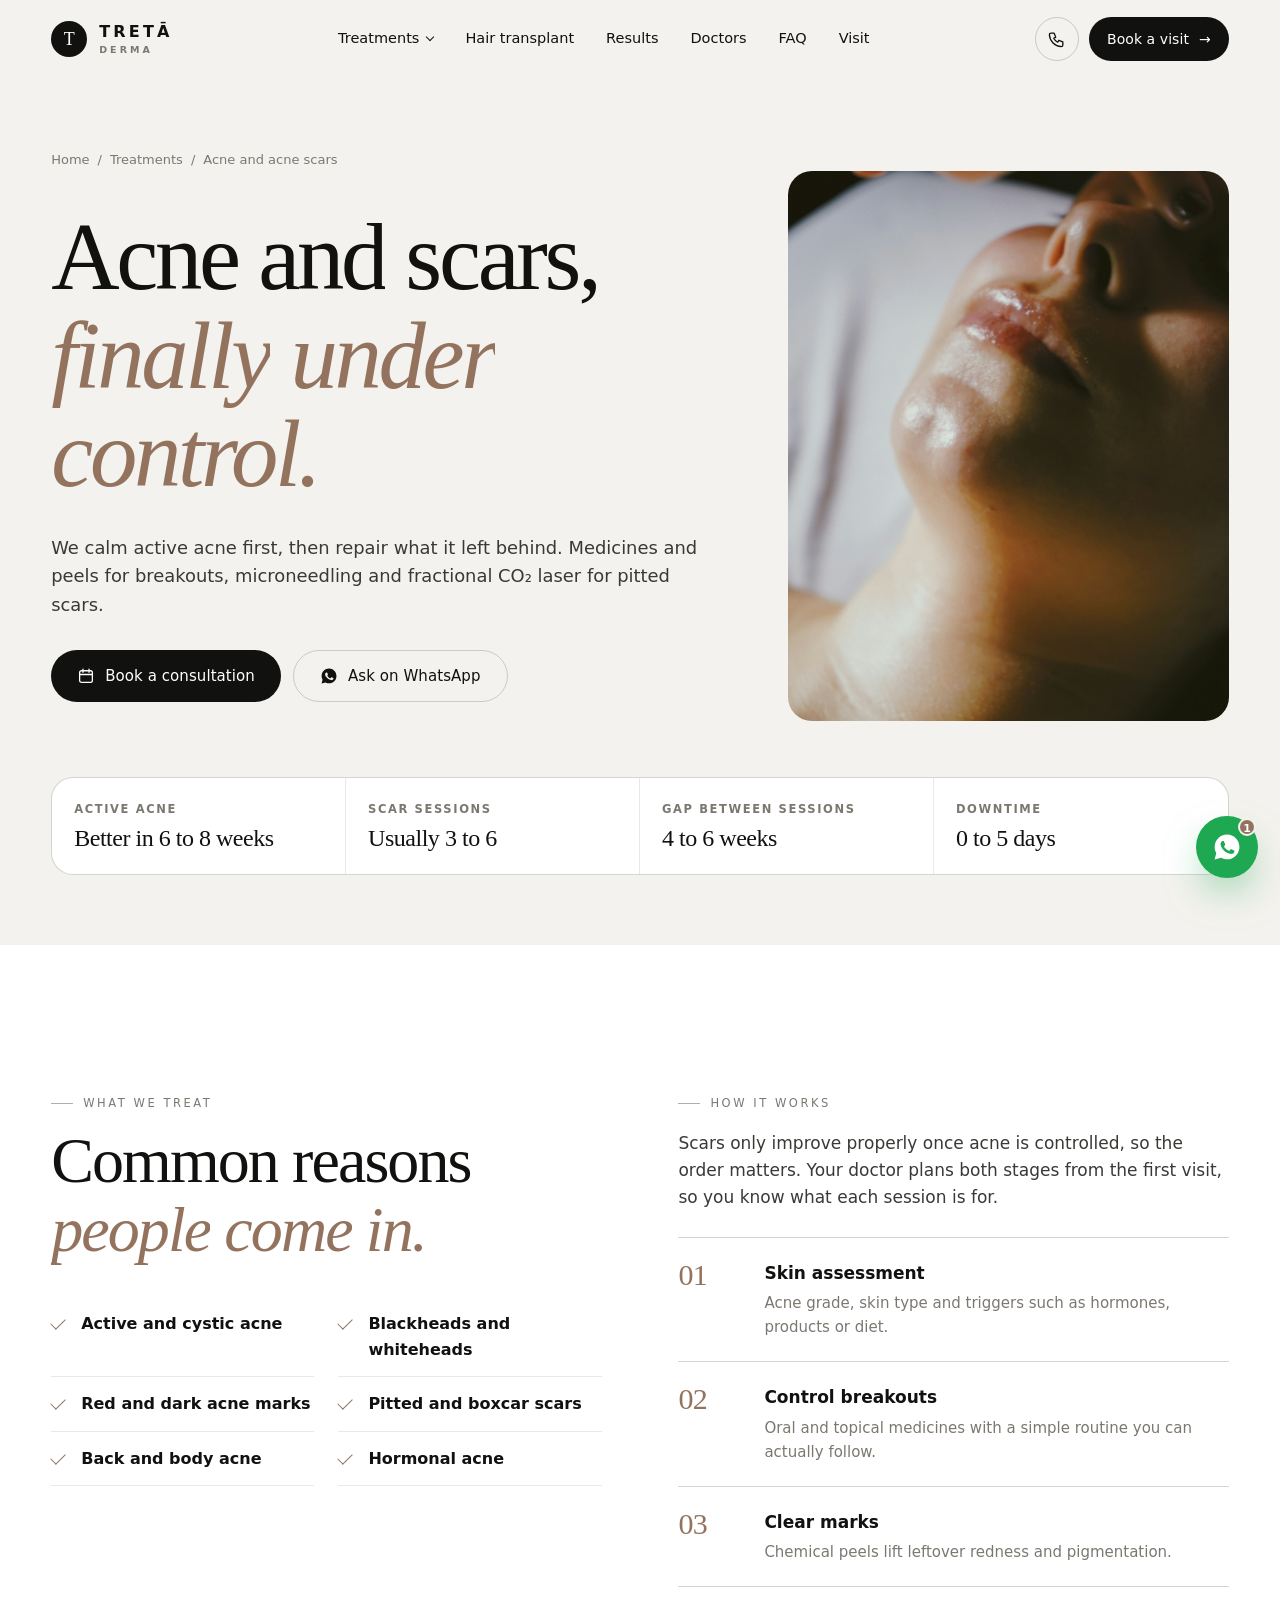
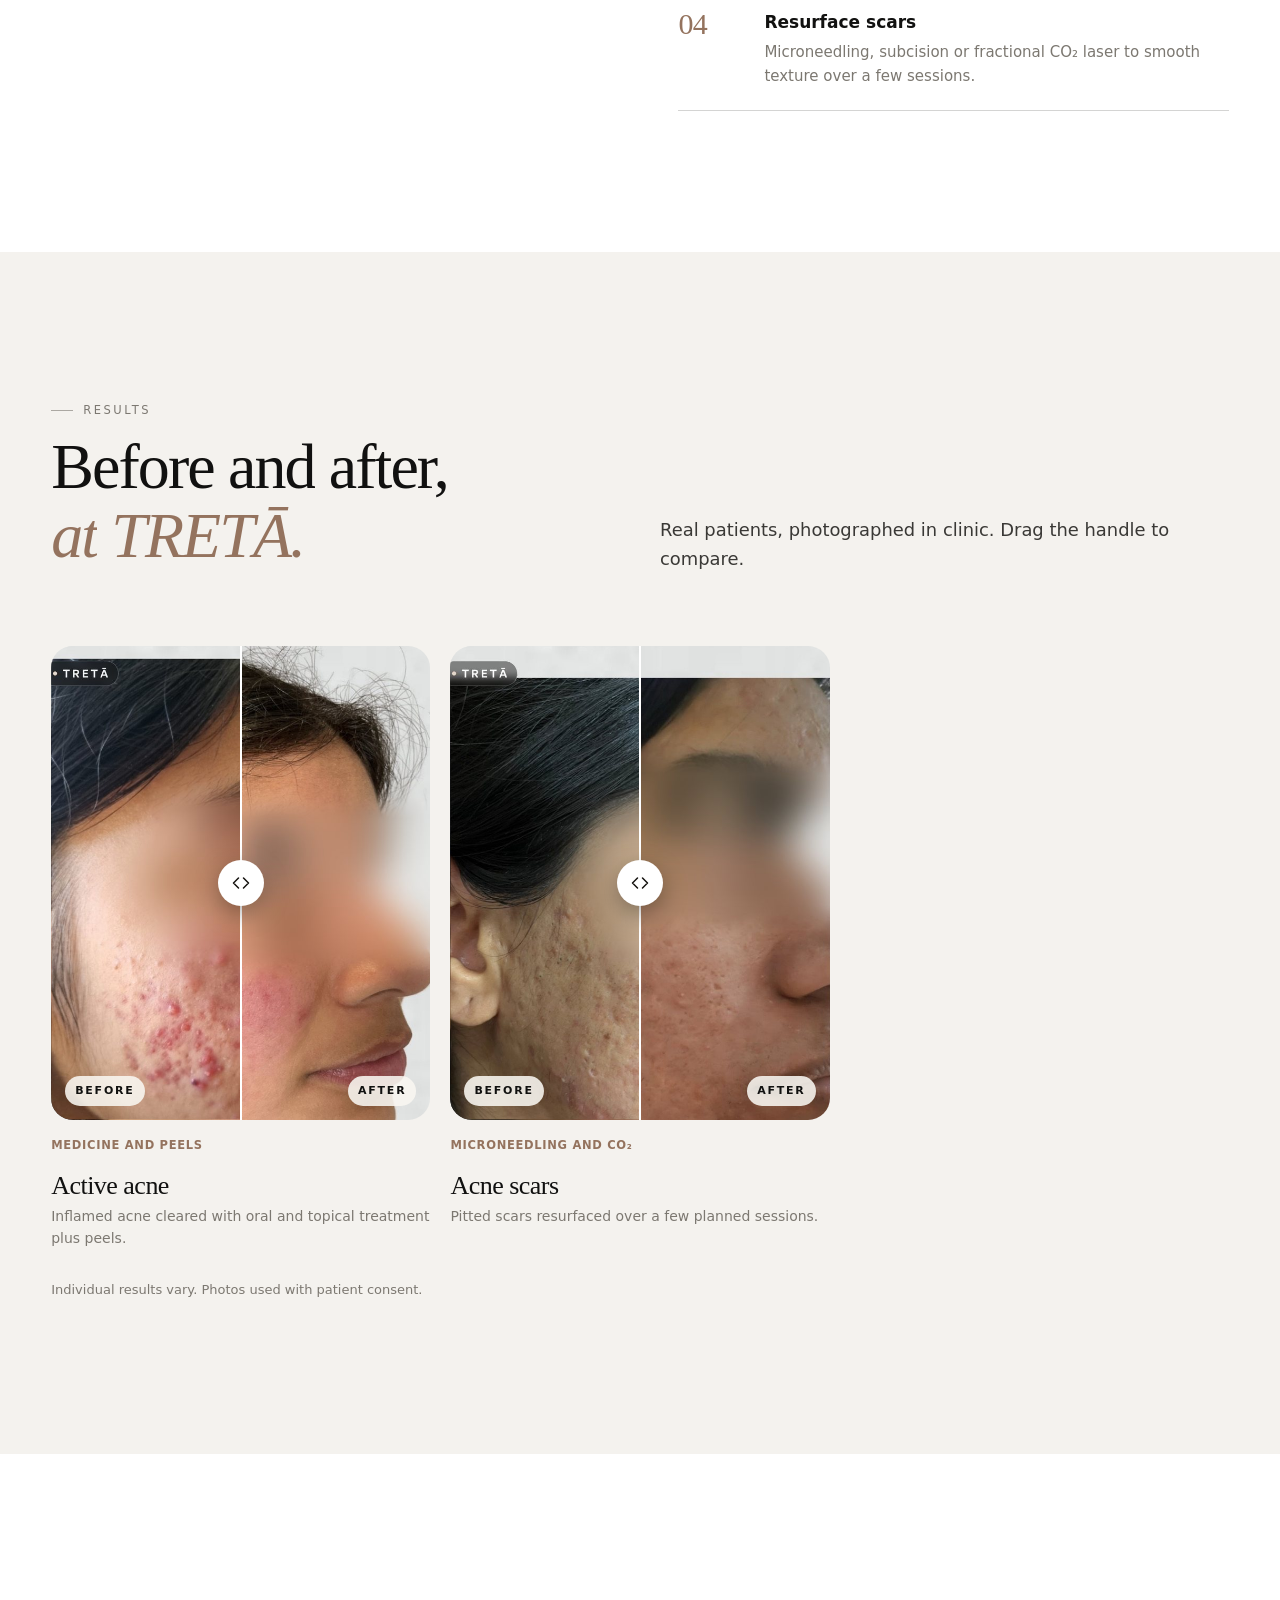
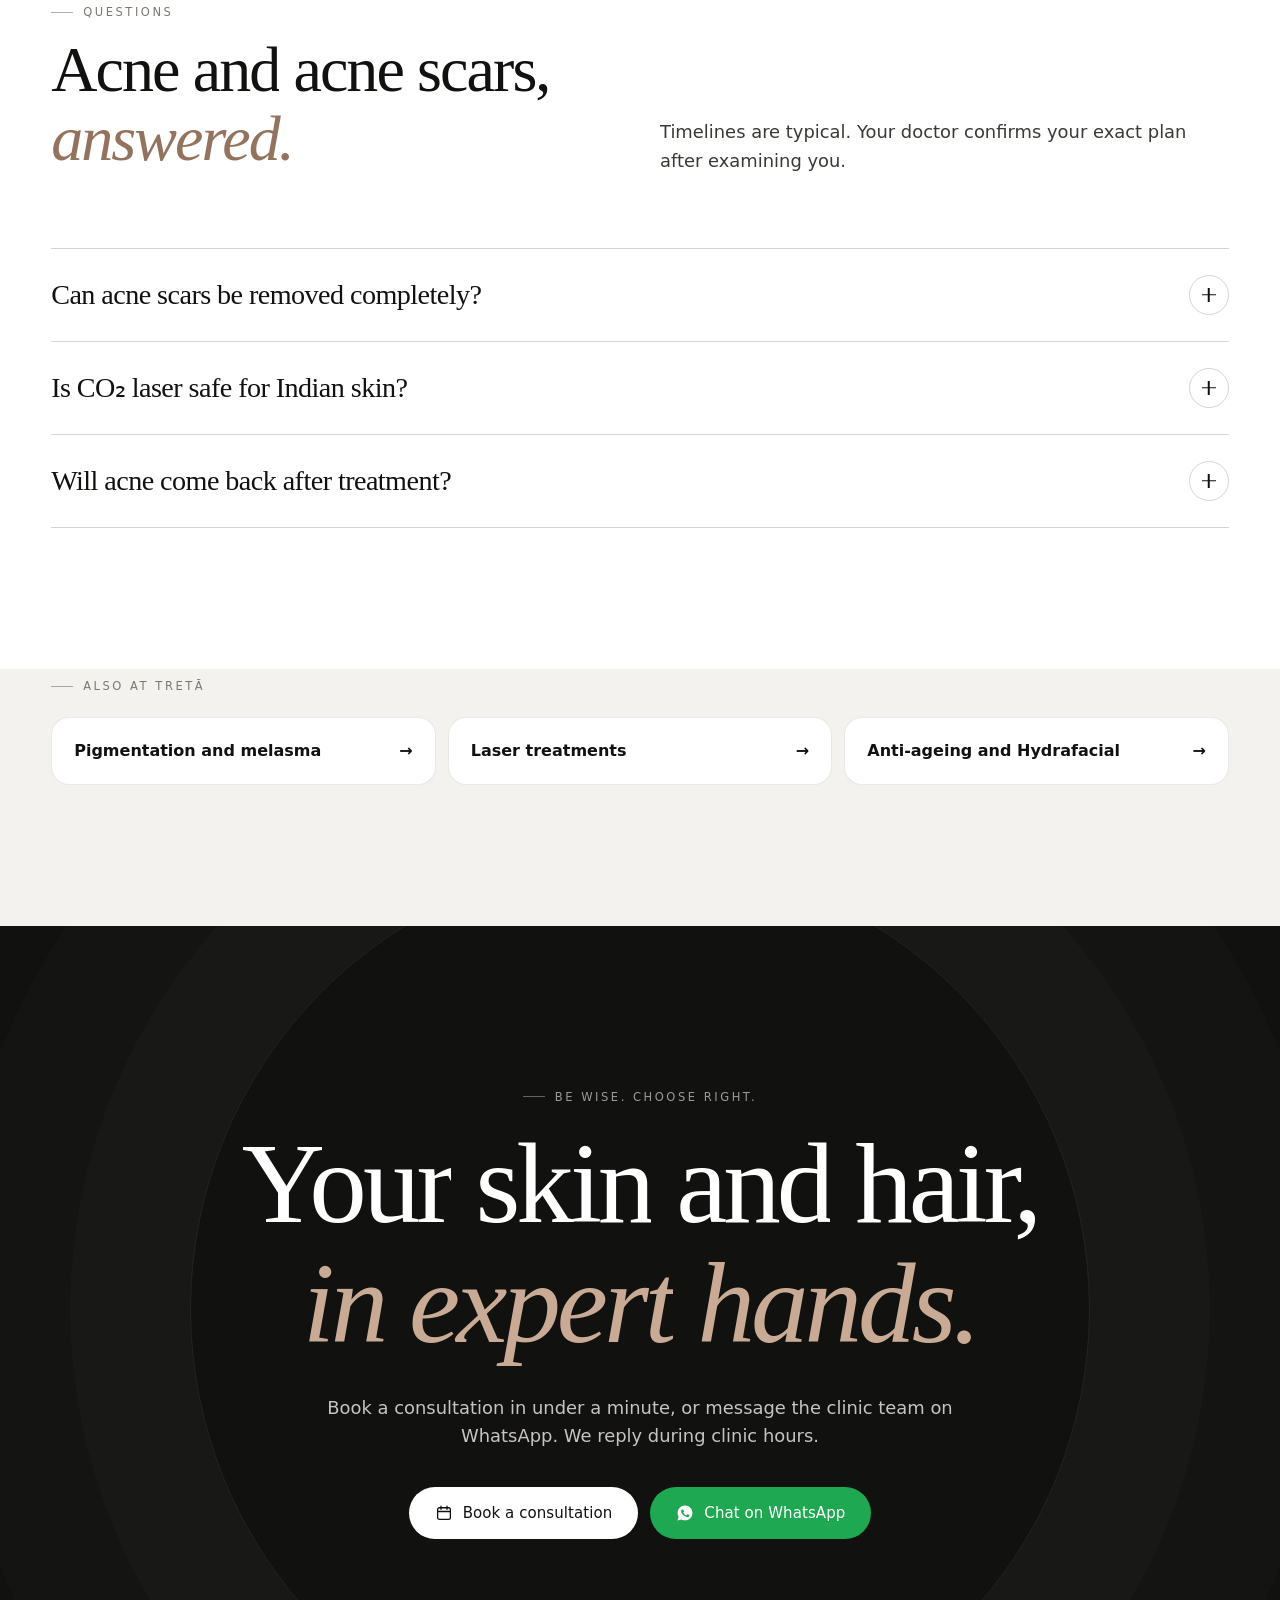
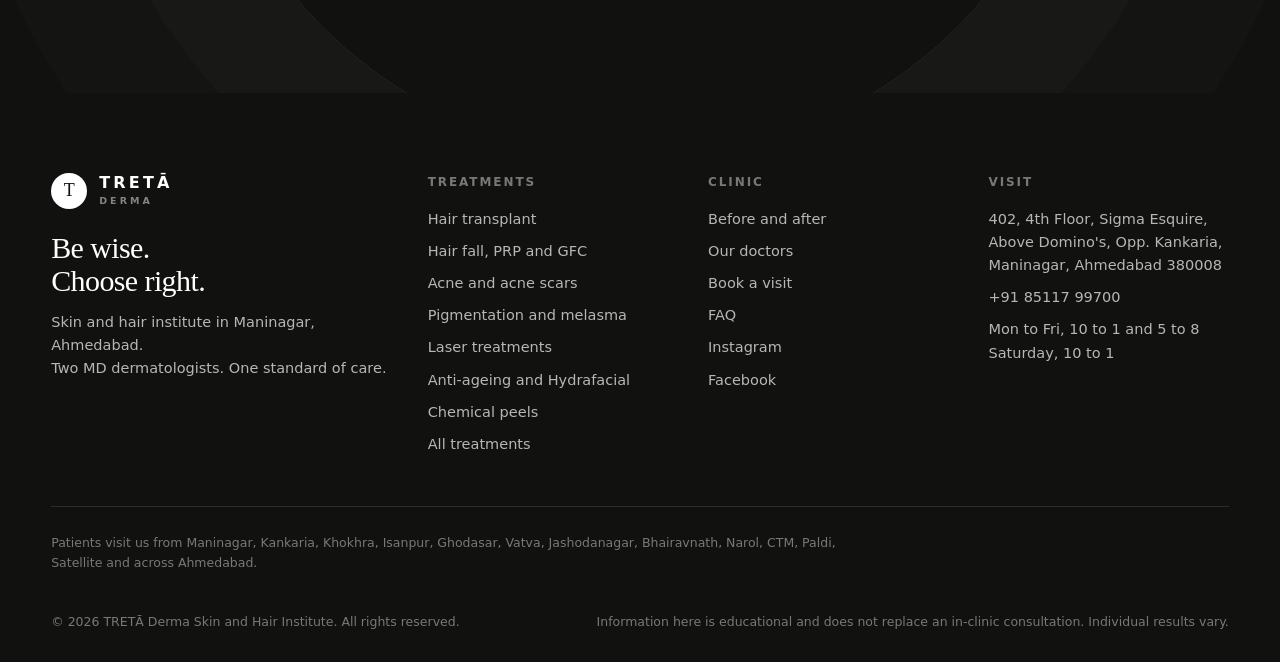
<file: acne-scar-treatment.html>
<!doctype html>
<html lang="en-IN"><head><meta charset="utf-8"><meta name="viewport" content="width=device-width,initial-scale=1,viewport-fit=cover">
<title>Acne and Acne Scar Treatment in Ahmedabad | TRETĀ Derma</title><meta name="description" content="Acne, acne marks and pitted acne scar treatment in Maninagar, Ahmedabad. Medicines, chemical peels, microneedling and fractional CO₂ laser by MD dermatologists."><link rel="canonical" href="https://nisarg2810.github.io/treta/acne-scar-treatment.html">
<meta name="robots" content="index,follow,max-image-preview:large"><meta name="theme-color" content="#F4F2EE">
<meta name="geo.region" content="IN-GJ"><meta name="geo.placename" content="Maninagar, Ahmedabad">
<meta property="og:type" content="article"><meta property="og:site_name" content="TRETĀ Derma"><meta property="og:locale" content="en_IN">
<meta property="og:title" content="Acne and Acne Scar Treatment in Ahmedabad | TRETĀ Derma"><meta property="og:description" content="Acne, acne marks and pitted acne scar treatment in Maninagar, Ahmedabad. Medicines, chemical peels, microneedling and fractional CO₂ laser by MD dermatologists."><meta property="og:url" content="https://nisarg2810.github.io/treta/acne-scar-treatment.html">
<meta property="og:image" content="https://nisarg2810.github.io/treta/assets/og.jpg"><meta property="og:image:width" content="1200"><meta property="og:image:height" content="630">
<meta name="twitter:card" content="summary_large_image"><meta name="twitter:title" content="Acne and Acne Scar Treatment in Ahmedabad | TRETĀ Derma"><meta name="twitter:description" content="Acne, acne marks and pitted acne scar treatment in Maninagar, Ahmedabad. Medicines, chemical peels, microneedling and fractional CO₂ laser by MD dermatologists."><meta name="twitter:image" content="https://nisarg2810.github.io/treta/assets/og.jpg">
<link rel="icon" href="assets/favicon.svg" type="image/svg+xml"><link rel="apple-touch-icon" href="assets/logo-badge.png">
<link rel="preconnect" href="https://api.fontshare.com"><link rel="preconnect" href="https://cdn.fontshare.com" crossorigin>
<link href="https://api.fontshare.com/v2/css?f[]=gambetta@300,301,400&f[]=general-sans@400,500,600&display=swap" rel="stylesheet">
<link rel="stylesheet" href="assets/site.css?v=7">
<script type="application/ld+json">{"@context": "https://schema.org", "@graph": [{"@type": "MedicalWebPage", "name": "Acne and Acne Scar Treatment in Ahmedabad | TRETĀ Derma", "url": "https://nisarg2810.github.io/treta/acne-scar-treatment.html", "about": {"@type": "MedicalProcedure", "name": "Acne and acne scars", "description": "We calm active acne first, then repair what it left behind. Medicines and peels for breakouts, microneedling and fractional CO₂ laser for pitted scars."}, "audience": "https://schema.org/Patient", "inLanguage": "en-IN", "lastReviewed": "2026-10-24", "reviewedBy": {"@type": "Physician", "name": "Dr. Malhar Shah"}, "provider": {"@id": "https://nisarg2810.github.io/treta/#clinic"}}, {"@type": ["MedicalClinic", "MedicalBusiness"], "@id": "https://nisarg2810.github.io/treta/#clinic", "name": "TRETĀ Derma Skin and Hair Institute", "alternateName": ["Treta Derma", "TRETA Derma"], "url": "https://nisarg2810.github.io/treta/", "logo": "https://nisarg2810.github.io/treta/assets/logo-badge.png", "image": "https://nisarg2810.github.io/treta/assets/og.jpg", "telephone": "+918511799700", "medicalSpecialty": "Dermatology", "priceRange": "₹₹", "slogan": "Be wise. Choose right.", "address": {"@type": "PostalAddress", "streetAddress": "402, 4th Floor, Sigma Esquire, Above Domino's, Opp. Kankaria", "addressLocality": "Maninagar, Ahmedabad", "addressRegion": "Gujarat", "postalCode": "380008", "addressCountry": "IN"}, "hasMap": "https://www.google.com/maps/search/?api=1&query=Treta+Derma+Skin+and+Hair+Institute+Sigma+Esquire+Maninagar+Ahmedabad", "areaServed": {"@type": "City", "name": "Ahmedabad"}, "openingHoursSpecification": [{"@type": "OpeningHoursSpecification", "dayOfWeek": ["Monday", "Tuesday", "Wednesday", "Thursday", "Friday"], "opens": "10:00", "closes": "13:00"}, {"@type": "OpeningHoursSpecification", "dayOfWeek": ["Monday", "Tuesday", "Wednesday", "Thursday", "Friday"], "opens": "17:00", "closes": "20:00"}, {"@type": "OpeningHoursSpecification", "dayOfWeek": "Saturday", "opens": "10:00", "closes": "13:00"}], "aggregateRating": {"@type": "AggregateRating", "ratingValue": "5.0", "reviewCount": "101", "bestRating": "5"}, "sameAs": ["https://www.instagram.com/tretaderma/", "https://www.facebook.com/61562841763497"], "availableService": [{"@type": "MedicalProcedure", "name": "Hair transplant", "url": "https://nisarg2810.github.io/treta/hair-transplant-ahmedabad.html"}, {"@type": "MedicalProcedure", "name": "Hair fall, PRP and GFC", "url": "https://nisarg2810.github.io/treta/hair-loss-treatment.html"}, {"@type": "MedicalProcedure", "name": "Acne and acne scars", "url": "https://nisarg2810.github.io/treta/acne-scar-treatment.html"}, {"@type": "MedicalProcedure", "name": "Pigmentation and melasma", "url": "https://nisarg2810.github.io/treta/pigmentation-melasma-treatment.html"}, {"@type": "MedicalProcedure", "name": "Laser treatments", "url": "https://nisarg2810.github.io/treta/laser-treatment-ahmedabad.html"}, {"@type": "MedicalProcedure", "name": "Anti-ageing and Hydrafacial", "url": "https://nisarg2810.github.io/treta/anti-ageing-hydrafacial.html"}, {"@type": "MedicalProcedure", "name": "Chemical peels", "url": "https://nisarg2810.github.io/treta/chemical-peels.html"}, {"@type": "MedicalProcedure", "name": "Skin conditions", "url": "https://nisarg2810.github.io/treta/skin-disease-treatment.html"}, {"@type": "MedicalProcedure", "name": "Mole, cyst and tag removal", "url": "https://nisarg2810.github.io/treta/mole-cyst-skin-tag-removal.html"}]}, {"@type": "FAQPage", "mainEntity": [{"@type": "Question", "name": "Can acne scars be removed completely?", "acceptedAnswer": {"@type": "Answer", "text": "Most scars can be improved a lot, often by 50 to 80 percent, though complete removal is rare. The right mix of treatments makes the biggest difference."}}, {"@type": "Question", "name": "Is CO₂ laser safe for Indian skin?", "acceptedAnswer": {"@type": "Answer", "text": "Yes, when the settings and aftercare are chosen by a dermatologist. Expect a few days of redness and light scabbing."}}, {"@type": "Question", "name": "Will acne come back after treatment?", "acceptedAnswer": {"@type": "Answer", "text": "Acne can flare with hormones or stress. A simple maintenance routine keeps most people clear."}}]}, {"@type": "BreadcrumbList", "itemListElement": [{"@type": "ListItem", "position": 1, "name": "Home", "item": "https://nisarg2810.github.io/treta/"}, {"@type": "ListItem", "position": 2, "name": "Treatments", "item": "https://nisarg2810.github.io/treta/treatments.html"}, {"@type": "ListItem", "position": 3, "name": "Acne and acne scars", "item": "https://nisarg2810.github.io/treta/acne-scar-treatment.html"}]}]}</script>
</head><body>
<a class="skip" href="#main">Skip to content</a>
<header class="hdr"><div class="wrap"><a class="brand" href="./" aria-label="TRETĀ Derma home"><span class="mark" aria-hidden="true">T</span><span class="wm"><b>TRETĀ</b><span>Derma</span></span></a>
<nav class="nav" aria-label="Main"><div class="dd"><button type="button" aria-expanded="false">Treatments</button><div class="dd-menu"><a href="hair-transplant-ahmedabad.html"><span class="ic" aria-hidden="true"><svg viewBox="0 0 24 24"><path d="M3 20.5h18"/><path d="M7 20.5c0-5 .8-9 2.5-13M11.5 20.5c0-6 .4-10.5 1.4-15M16 20.5c0-4.6 1-8.3 3-11.5"/><circle cx="9.5" cy="7.5" r=".9"/><circle cx="12.9" cy="5.5" r=".9"/><circle cx="19" cy="9" r=".9"/></svg></span><span><b>Hair transplant</b><small>FUE and DHI, natural and lifelong</small></span></a><a href="hair-loss-treatment.html"><span class="ic" aria-hidden="true"><svg viewBox="0 0 24 24"><path d="M14.5 3.5l6 6M17.5 6.5 8 16l-2.5.5.5-2.5 9.5-9.5M5.5 18.5 3 21"/><path d="M10.5 9.5l4 4"/></svg></span><span><b>Hair fall, PRP and GFC</b><small>Diagnose the cause, then regrow</small></span></a><a href="acne-scar-treatment.html"><span class="ic" aria-hidden="true"><svg viewBox="0 0 24 24"><path d="M12 3c4.4 0 7.5 3.4 7.5 8.2 0 5-3.4 9.8-7.5 9.8s-7.5-4.8-7.5-9.8C4.5 6.4 7.6 3 12 3Z"/><circle cx="9" cy="11" r=".9"/><circle cx="14.5" cy="9.5" r=".9"/><circle cx="13.5" cy="14.5" r=".9"/><circle cx="9.5" cy="15.5" r=".6"/></svg></span><span><b>Acne and acne scars</b><small>Clear skin, smoother texture</small></span></a><a href="pigmentation-melasma-treatment.html"><span class="ic" aria-hidden="true"><svg viewBox="0 0 24 24"><circle cx="12" cy="12" r="4.2"/><path d="M12 2.5v2.2M12 19.3v2.2M2.5 12h2.2M19.3 12h2.2M5.3 5.3l1.6 1.6M17.1 17.1l1.6 1.6M5.3 18.7l1.6-1.6M17.1 6.9l1.6-1.6"/></svg></span><span><b>Pigmentation and melasma</b><small>Even, luminous tone</small></span></a><a href="laser-treatment-ahmedabad.html"><span class="ic" aria-hidden="true"><svg viewBox="0 0 24 24"><rect x="3" y="9" width="9" height="6" rx="1.5"/><path d="M12 12h3"/><path d="M16.5 12h5M17.5 8.5l3.5-2M17.5 15.5l3.5 2"/></svg></span><span><b>Laser treatments</b><small>Hair reduction, tattoo, toning</small></span></a><a href="anti-ageing-hydrafacial.html"><span class="ic" aria-hidden="true"><svg viewBox="0 0 24 24"><path d="M12 3c4 0 7 3.1 7 7.6 0 3.2-1.2 6.2-3.4 8.2a5.3 5.3 0 0 1-7.2 0C6.2 16.8 5 13.8 5 10.6 5 6.1 8 3 12 3Z"/><path d="M9.2 10.5h.01M14.8 10.5h.01M9.8 14.8c1.3 1 3.1 1 4.4 0"/><path d="M19.5 4.5l1-1M20.5 7h1.2"/></svg></span><span><b>Anti-ageing and Hydrafacial</b><small>Firm, fresh, rested skin</small></span></a><a href="chemical-peels.html"><span class="ic" aria-hidden="true"><svg viewBox="0 0 24 24"><path d="M12 3.2s5.8 6.3 5.8 10.2a5.8 5.8 0 0 1-11.6 0C6.2 9.5 12 3.2 12 3.2Z"/><path d="M9 14.5a3 3 0 0 0 3 3"/></svg></span><span><b>Chemical peels</b><small>Renewal with little downtime</small></span></a><a href="skin-disease-treatment.html"><span class="ic" aria-hidden="true"><svg viewBox="0 0 24 24"><path d="M12 3 4.5 6v5.5c0 4.6 3.2 8.4 7.5 9.5 4.3-1.1 7.5-4.9 7.5-9.5V6L12 3Z"/><path d="M9 12h6M12 9v6"/></svg></span><span><b>Skin conditions</b><small>Eczema, psoriasis, vitiligo, more</small></span></a><a href="mole-cyst-skin-tag-removal.html"><span class="ic" aria-hidden="true"><svg viewBox="0 0 24 24"><path d="M4 20l6.5-6.5M10.5 13.5l7.8-7.8a1.8 1.8 0 0 0-2.5-2.5L8 11l2.5 2.5Z"/><path d="M14 5l5 5"/></svg></span><span><b>Mole, cyst and tag removal</b><small>Minor skin surgery, same day</small></span></a></div></div>
<a href="hair-transplant-ahmedabad.html">Hair transplant</a><a href="results.html">Results</a><a href="doctors.html">Doctors</a><a href="./#faq">FAQ</a><a href="./#visit">Visit</a></nav>
<div class="hdr-cta"><a class="icon-btn" href="tel:+918511799700" aria-label="Call the clinic"><svg viewBox="0 0 24 24" fill="none" stroke="currentColor" stroke-width="1.7" stroke-linecap="round" stroke-linejoin="round" aria-hidden="true"><path d="M5 4h4l2 5-2.5 1.5a11 11 0 0 0 5 5L15 13l5 2v4a2 2 0 0 1-2 2A16 16 0 0 1 3 6a2 2 0 0 1 2-2"/></svg></a><a class="btn btn-ink" href="book.html" data-book="">Book a visit <span class="arrow">→</span></a>
<button class="icon-btn burger" type="button" aria-label="Open menu" aria-expanded="false"><svg viewBox="0 0 24 24" fill="none" stroke="currentColor" stroke-width="1.7"><path d="M4 8h16M4 16h16"/></svg></button></div></div></header>
<div class="mnav" aria-label="Mobile menu"><a href="./">Home</a><a href="treatments.html">Treatments</a><div class="sub"><a href="hair-transplant-ahmedabad.html">Hair transplant</a><a href="hair-loss-treatment.html">Hair fall, PRP and GFC</a><a href="acne-scar-treatment.html">Acne and acne scars</a><a href="pigmentation-melasma-treatment.html">Pigmentation and melasma</a><a href="laser-treatment-ahmedabad.html">Laser treatments</a><a href="anti-ageing-hydrafacial.html">Anti-ageing and Hydrafacial</a><a href="chemical-peels.html">Chemical peels</a><a href="skin-disease-treatment.html">Skin conditions</a><a href="mole-cyst-skin-tag-removal.html">Mole, cyst and tag removal</a></div><a href="results.html">Results</a><a href="doctors.html">Doctors</a><a href="./#faq">FAQ</a><a href="./#visit">Visit us</a><a class="btn btn-ink" href="book.html">Book a visit</a></div>
<main id="main">
<section class="phero"><div class="wrap"><nav class="crumbs" aria-label="Breadcrumb"><a href="./">Home</a><span>/</span><a href="treatments.html">Treatments</a><span>/</span><span aria-current="page">Acne and acne scars</span></nav>
<div class="phero-grid"><div><h1 class="display split">Acne and scars, <em>finally under control.</em></h1><p class="lead rv">We calm active acne first, then repair what it left behind. Medicines and peels for breakouts, microneedling and fractional CO₂ laser for pitted scars.</p>
<div class="hero-ctas rv d1" style="margin-top:30px"><a class="btn btn-ink" href="book.html" data-book=""><svg viewBox="0 0 24 24" fill="none" stroke="currentColor" stroke-width="1.7" stroke-linecap="round" aria-hidden="true"><rect x="3.5" y="5" width="17" height="15.5" rx="2.5"/><path d="M3.5 10h17M8 3v4M16 3v4"/></svg> Book a consultation</a><a class="btn btn-line" href="https://wa.me/918511799700" data-chat=""><svg viewBox="0 0 24 24" fill="currentColor" aria-hidden="true"><path d="M12.04 2C6.58 2 2.13 6.45 2.13 11.91c0 1.75.46 3.45 1.32 4.95L2.05 22l5.25-1.38a9.9 9.9 0 0 0 4.74 1.21c5.46 0 9.91-4.45 9.91-9.91C21.95 6.45 17.5 2 12.04 2Zm5.8 14.13c-.24.68-1.42 1.32-1.95 1.36-.5.05-.97.24-3.27-.68-2.77-1.09-4.52-3.92-4.66-4.1-.13-.18-1.120-1.49-1.12-2.84 0-1.35.71-2.01.96-2.29.25-.27.55-.34.73-.34l.52.01c.17.01.39-.06.61.47.24.55.79 1.9.86 2.04.07.14.11.3.02.48-.09.18-.14.3-.27.46-.14.16-.29.36-.41.48-.14.14-.28.29-.12.56.16.27.71 1.17 1.52 1.9 1.05.93 1.93 1.22 2.2 1.36.27.14.43.11.59-.07.16-.18.68-.79.86-1.06.18-.27.36-.23.61-.14.25.09 1.59.75 1.86.89.27.14.45.2.52.32.07.11.07.66-.17 1.33Z"/></svg> Ask on WhatsApp</a></div></div>
<div class="phero-img rv d2"><img src="assets/photo/acne.jpg" alt="Clear skin after facial care" loading="lazy" decoding="async"></div></div><div class="glance strip rv"><div><small>Active acne</small><b>Better in 6 to 8 weeks</b></div><div><small>Scar sessions</small><b>Usually 3 to 6</b></div><div><small>Gap between sessions</small><b>4 to 6 weeks</b></div><div><small>Downtime</small><b>0 to 5 days</b></div></div></div></section>
<section class="sec paper"><div class="wrap two"><div><span class="eyebrow">What we treat</span><h2 class="h2 split" style="margin:16px 0 30px">Common reasons<br><em>people come in.</em></h2><ul class="ticks rv"><li>Active and cystic acne</li><li>Blackheads and whiteheads</li><li>Red and dark acne marks</li><li>Pitted and boxcar scars</li><li>Back and body acne</li><li>Hormonal acne</li></ul></div>
<div><span class="eyebrow">How it works</span><div class="prose rv" style="margin:16px 0 26px"><p>Scars only improve properly once acne is controlled, so the order matters. Your doctor plans both stages from the first visit, so you know what each session is for.</p></div><div class="how"><div class="rv"><b>01</b><div><h3>Skin assessment</h3><p>Acne grade, skin type and triggers such as hormones, products or diet.</p></div></div><div class="rv"><b>02</b><div><h3>Control breakouts</h3><p>Oral and topical medicines with a simple routine you can actually follow.</p></div></div><div class="rv"><b>03</b><div><h3>Clear marks</h3><p>Chemical peels lift leftover redness and pigmentation.</p></div></div><div class="rv"><b>04</b><div><h3>Resurface scars</h3><p>Microneedling, subcision or fractional CO₂ laser to smooth texture over a few sessions.</p></div></div></div></div></div></section>
<section class="sec"><div class="wrap"><div class="sec-hd"><div><span class="eyebrow">Results</span><h2 class="h2 split">Before and after,<br><em>at TRETĀ.</em></h2></div><p class="lead rv">Real patients, photographed in clinic. Drag the handle to compare.</p></div><div class="grid-res" id="res-acne-scar-treatment"><article class="res rv d0" data-cat="skin"><div class="ba "><img src="assets/ba/acne-after.jpg?v=4" alt="Active acne after treatment at TRETĀ Derma" loading="lazy" decoding="async" width="900" height="1000"><div class="b4"><img src="assets/ba/acne-before.jpg?v=4" alt="Active acne before treatment" loading="lazy" decoding="async" width="900" height="1000"></div><span class="tag l">Before</span><span class="tag r">After</span><span class="handle"></span><input type="range" min="0" max="100" value="50" aria-label="Compare before and after: Active acne"></div><span class="chip">Medicine and peels</span><h3>Active acne</h3><p>Inflamed acne cleared with oral and topical treatment plus peels.</p></article><article class="res rv d1" data-cat="skin"><div class="ba "><img src="assets/ba/acne-scars-after.jpg?v=4" alt="Acne scars after treatment at TRETĀ Derma" loading="lazy" decoding="async" width="900" height="1000"><div class="b4"><img src="assets/ba/acne-scars-before.jpg?v=4" alt="Acne scars before treatment" loading="lazy" decoding="async" width="900" height="1000"></div><span class="tag l">Before</span><span class="tag r">After</span><span class="handle"></span><input type="range" min="0" max="100" value="50" aria-label="Compare before and after: Acne scars"></div><span class="chip">Microneedling and CO₂</span><h3>Acne scars</h3><p>Pitted scars resurfaced over a few planned sessions.</p></article></div><p class="res-note">Individual results vary. Photos used with patient consent.</p></div></section>
<section class="sec paper"><div class="wrap"><div class="sec-hd"><div><span class="eyebrow">Questions</span><h2 class="h2 split">Acne and acne scars,<br><em>answered.</em></h2></div><p class="lead rv">Timelines are typical. Your doctor confirms your exact plan after examining you.</p></div><div class="faq"><details class="rv"><summary>Can acne scars be removed completely?<i aria-hidden="true"></i></summary><div class="a"><p>Most scars can be improved a lot, often by 50 to 80 percent, though complete removal is rare. The right mix of treatments makes the biggest difference.</p></div></details><details class="rv"><summary>Is CO₂ laser safe for Indian skin?<i aria-hidden="true"></i></summary><div class="a"><p>Yes, when the settings and aftercare are chosen by a dermatologist. Expect a few days of redness and light scabbing.</p></div></details><details class="rv"><summary>Will acne come back after treatment?<i aria-hidden="true"></i></summary><div class="a"><p>Acne can flare with hormones or stress. A simple maintenance routine keeps most people clear.</p></div></details></div></div></section>
<section class="sec" style="padding-top:0"><div class="wrap"><span class="eyebrow">Also at TRETĀ</span><div class="related" style="margin-top:22px"><a href="pigmentation-melasma-treatment.html">Pigmentation and melasma <span class="arrow">→</span></a><a href="laser-treatment-ahmedabad.html">Laser treatments <span class="arrow">→</span></a><a href="anti-ageing-hydrafacial.html">Anti-ageing and Hydrafacial <span class="arrow">→</span></a></div></div></section>
<section class="cta ink"><div class="wrap"><span class="eyebrow">Be wise. Choose right.</span><h2 class="display split" style="margin-top:22px">Your skin and hair,<br><em>in expert hands.</em></h2>
<p class="lead" style="margin-left:auto;margin-right:auto">Book a consultation in under a minute, or message the clinic team on WhatsApp. We reply during clinic hours.</p><div class="row"><a class="btn btn-paper" href="book.html" data-book=""><svg viewBox="0 0 24 24" fill="none" stroke="currentColor" stroke-width="1.7" stroke-linecap="round" aria-hidden="true"><rect x="3.5" y="5" width="17" height="15.5" rx="2.5"/><path d="M3.5 10h17M8 3v4M16 3v4"/></svg> Book a consultation</a><a class="btn btn-wa" href="https://wa.me/918511799700" data-chat=""><svg viewBox="0 0 24 24" fill="currentColor" aria-hidden="true"><path d="M12.04 2C6.58 2 2.13 6.45 2.13 11.91c0 1.75.46 3.45 1.32 4.95L2.05 22l5.25-1.38a9.9 9.9 0 0 0 4.74 1.21c5.46 0 9.91-4.45 9.91-9.91C21.95 6.45 17.5 2 12.04 2Zm5.8 14.13c-.24.68-1.42 1.32-1.95 1.36-.5.05-.97.24-3.27-.68-2.77-1.09-4.52-3.92-4.66-4.1-.13-.18-1.120-1.49-1.12-2.84 0-1.35.71-2.01.96-2.29.25-.27.55-.34.73-.34l.52.01c.17.01.39-.06.61.47.24.55.79 1.9.86 2.04.07.14.11.3.02.48-.09.18-.14.3-.27.46-.14.16-.29.36-.41.48-.14.14-.28.29-.12.56.16.27.71 1.17 1.52 1.9 1.05.93 1.93 1.22 2.2 1.36.27.14.43.11.59-.07.16-.18.68-.79.86-1.06.18-.27.36-.23.61-.14.25.09 1.59.75 1.86.89.27.14.45.2.52.32.07.11.07.66-.17 1.33Z"/></svg> Chat on WhatsApp</a></div></div></section></main>
<footer class="ftr"><div class="wrap"><div class="fgrid">
<div><a class="brand" href="./" aria-label="TRETĀ Derma home"><span class="mark" aria-hidden="true">T</span><span class="wm"><b>TRETĀ</b><span>Derma</span></span></a><p class="tag">Be wise.<br>Choose right.</p><p>Skin and hair institute in Maninagar, Ahmedabad.<br>Two MD dermatologists. One standard of care.</p></div>
<div><h4>Treatments</h4><ul><li><a href="hair-transplant-ahmedabad.html">Hair transplant</a></li><li><a href="hair-loss-treatment.html">Hair fall, PRP and GFC</a></li><li><a href="acne-scar-treatment.html">Acne and acne scars</a></li><li><a href="pigmentation-melasma-treatment.html">Pigmentation and melasma</a></li><li><a href="laser-treatment-ahmedabad.html">Laser treatments</a></li><li><a href="anti-ageing-hydrafacial.html">Anti-ageing and Hydrafacial</a></li><li><a href="chemical-peels.html">Chemical peels</a></li><li><a href="treatments.html">All treatments</a></li></ul></div>
<div><h4>Clinic</h4><ul><li><a href="results.html">Before and after</a></li><li><a href="doctors.html">Our doctors</a></li><li><a href="book.html">Book a visit</a></li><li><a href="./#faq">FAQ</a></li><li><a href="https://www.instagram.com/tretaderma/" target="_blank" rel="noopener">Instagram</a></li><li><a href="https://www.facebook.com/61562841763497" target="_blank" rel="noopener">Facebook</a></li></ul></div>
<div><h4>Visit</h4><ul><li>402, 4th Floor, Sigma Esquire,<br>Above Domino's, Opp. Kankaria,<br>Maninagar, Ahmedabad 380008</li><li><a href="tel:+918511799700">+91 85117 99700</a></li><li>Mon to Fri, 10 to 1 and 5 to 8<br>Saturday, 10 to 1</li></ul></div></div>
<p class="areas">Patients visit us from Maninagar, Kankaria, Khokhra, Isanpur, Ghodasar, Vatva, Jashodanagar, Bhairavnath, Narol, CTM, Paldi, Satellite and across Ahmedabad.</p>
<div class="fbase"><span>© 2026 TRETĀ Derma Skin and Hair Institute. All rights reserved.</span><span>Information here is educational and does not replace an in-clinic consultation. Individual results vary.</span></div></div></footer>
<nav class="mbar" aria-label="Quick actions"><a href="tel:+918511799700"><svg viewBox="0 0 24 24" fill="none" stroke="currentColor" stroke-width="1.7" stroke-linecap="round" stroke-linejoin="round" aria-hidden="true"><path d="M5 4h4l2 5-2.5 1.5a11 11 0 0 0 5 5L15 13l5 2v4a2 2 0 0 1-2 2A16 16 0 0 1 3 6a2 2 0 0 1 2-2"/></svg> Call</a><a href="#" data-chat=""><svg viewBox="0 0 24 24" fill="currentColor" aria-hidden="true"><path d="M12.04 2C6.58 2 2.13 6.45 2.13 11.91c0 1.75.46 3.45 1.32 4.95L2.05 22l5.25-1.38a9.9 9.9 0 0 0 4.74 1.21c5.46 0 9.91-4.45 9.91-9.91C21.95 6.45 17.5 2 12.04 2Zm5.8 14.13c-.24.68-1.42 1.32-1.95 1.36-.5.05-.97.24-3.27-.68-2.77-1.09-4.52-3.92-4.66-4.1-.13-.18-1.120-1.49-1.12-2.84 0-1.35.71-2.01.96-2.29.25-.27.55-.34.73-.34l.52.01c.17.01.39-.06.61.47.24.55.79 1.9.86 2.04.07.14.11.3.02.48-.09.18-.14.3-.27.46-.14.16-.29.36-.41.48-.14.14-.28.29-.12.56.16.27.71 1.17 1.52 1.9 1.05.93 1.93 1.22 2.2 1.36.27.14.43.11.59-.07.16-.18.68-.79.86-1.06.18-.27.36-.23.61-.14.25.09 1.59.75 1.86.89.27.14.45.2.52.32.07.11.07.66-.17 1.33Z"/></svg> Chat</a><button class="b" type="button" data-book=""><svg viewBox="0 0 24 24" fill="none" stroke="currentColor" stroke-width="1.7" stroke-linecap="round" aria-hidden="true"><rect x="3.5" y="5" width="17" height="15.5" rx="2.5"/><path d="M3.5 10h17M8 3v4M16 3v4"/></svg> Book</button></nav>
<dialog class="book" id="book-dialog" aria-label="Book a consultation"><div class="book-shell"></div></dialog>
<script>window.TRETA_ICONS={"acne": "<svg viewBox=\"0 0 24 24\"><path d=\"M12 3c4.4 0 7.5 3.4 7.5 8.2 0 5-3.4 9.8-7.5 9.8s-7.5-4.8-7.5-9.8C4.5 6.4 7.6 3 12 3Z\"/><circle cx=\"9\" cy=\"11\" r=\".9\"/><circle cx=\"14.5\" cy=\"9.5\" r=\".9\"/><circle cx=\"13.5\" cy=\"14.5\" r=\".9\"/><circle cx=\"9.5\" cy=\"15.5\" r=\".6\"/></svg>", "glow": "<svg viewBox=\"0 0 24 24\"><circle cx=\"12\" cy=\"12\" r=\"4.2\"/><path d=\"M12 2.5v2.2M12 19.3v2.2M2.5 12h2.2M19.3 12h2.2M5.3 5.3l1.6 1.6M17.1 17.1l1.6 1.6M5.3 18.7l1.6-1.6M17.1 6.9l1.6-1.6\"/></svg>", "peel": "<svg viewBox=\"0 0 24 24\"><path d=\"M12 3.2s5.8 6.3 5.8 10.2a5.8 5.8 0 0 1-11.6 0C6.2 9.5 12 3.2 12 3.2Z\"/><path d=\"M9 14.5a3 3 0 0 0 3 3\"/></svg>", "laser": "<svg viewBox=\"0 0 24 24\"><rect x=\"3\" y=\"9\" width=\"9\" height=\"6\" rx=\"1.5\"/><path d=\"M12 12h3\"/><path d=\"M16.5 12h5M17.5 8.5l3.5-2M17.5 15.5l3.5 2\"/></svg>", "face": "<svg viewBox=\"0 0 24 24\"><path d=\"M12 3c4 0 7 3.1 7 7.6 0 3.2-1.2 6.2-3.4 8.2a5.3 5.3 0 0 1-7.2 0C6.2 16.8 5 13.8 5 10.6 5 6.1 8 3 12 3Z\"/><path d=\"M9.2 10.5h.01M14.8 10.5h.01M9.8 14.8c1.3 1 3.1 1 4.4 0\"/><path d=\"M19.5 4.5l1-1M20.5 7h1.2\"/></svg>", "tattoo": "<svg viewBox=\"0 0 24 24\"><path d=\"M4 20l6.5-6.5M10.5 13.5l7.8-7.8a1.8 1.8 0 0 0-2.5-2.5L8 11l2.5 2.5Z\"/><path d=\"M14 5l5 5\"/></svg>", "transplant": "<svg viewBox=\"0 0 24 24\"><path d=\"M3 20.5h18\"/><path d=\"M7 20.5c0-5 .8-9 2.5-13M11.5 20.5c0-6 .4-10.5 1.4-15M16 20.5c0-4.6 1-8.3 3-11.5\"/><circle cx=\"9.5\" cy=\"7.5\" r=\".9\"/><circle cx=\"12.9\" cy=\"5.5\" r=\".9\"/><circle cx=\"19\" cy=\"9\" r=\".9\"/></svg>", "prp": "<svg viewBox=\"0 0 24 24\"><path d=\"M14.5 3.5l6 6M17.5 6.5 8 16l-2.5.5.5-2.5 9.5-9.5M5.5 18.5 3 21\"/><path d=\"M10.5 9.5l4 4\"/></svg>", "derm": "<svg viewBox=\"0 0 24 24\"><path d=\"M12 3 4.5 6v5.5c0 4.6 3.2 8.4 7.5 9.5 4.3-1.1 7.5-4.9 7.5-9.5V6L12 3Z\"/><path d=\"M9 12h6M12 9v6\"/></svg>"};</script><script src="assets/site.js?v=7" defer></script>
</body></html>
</file>
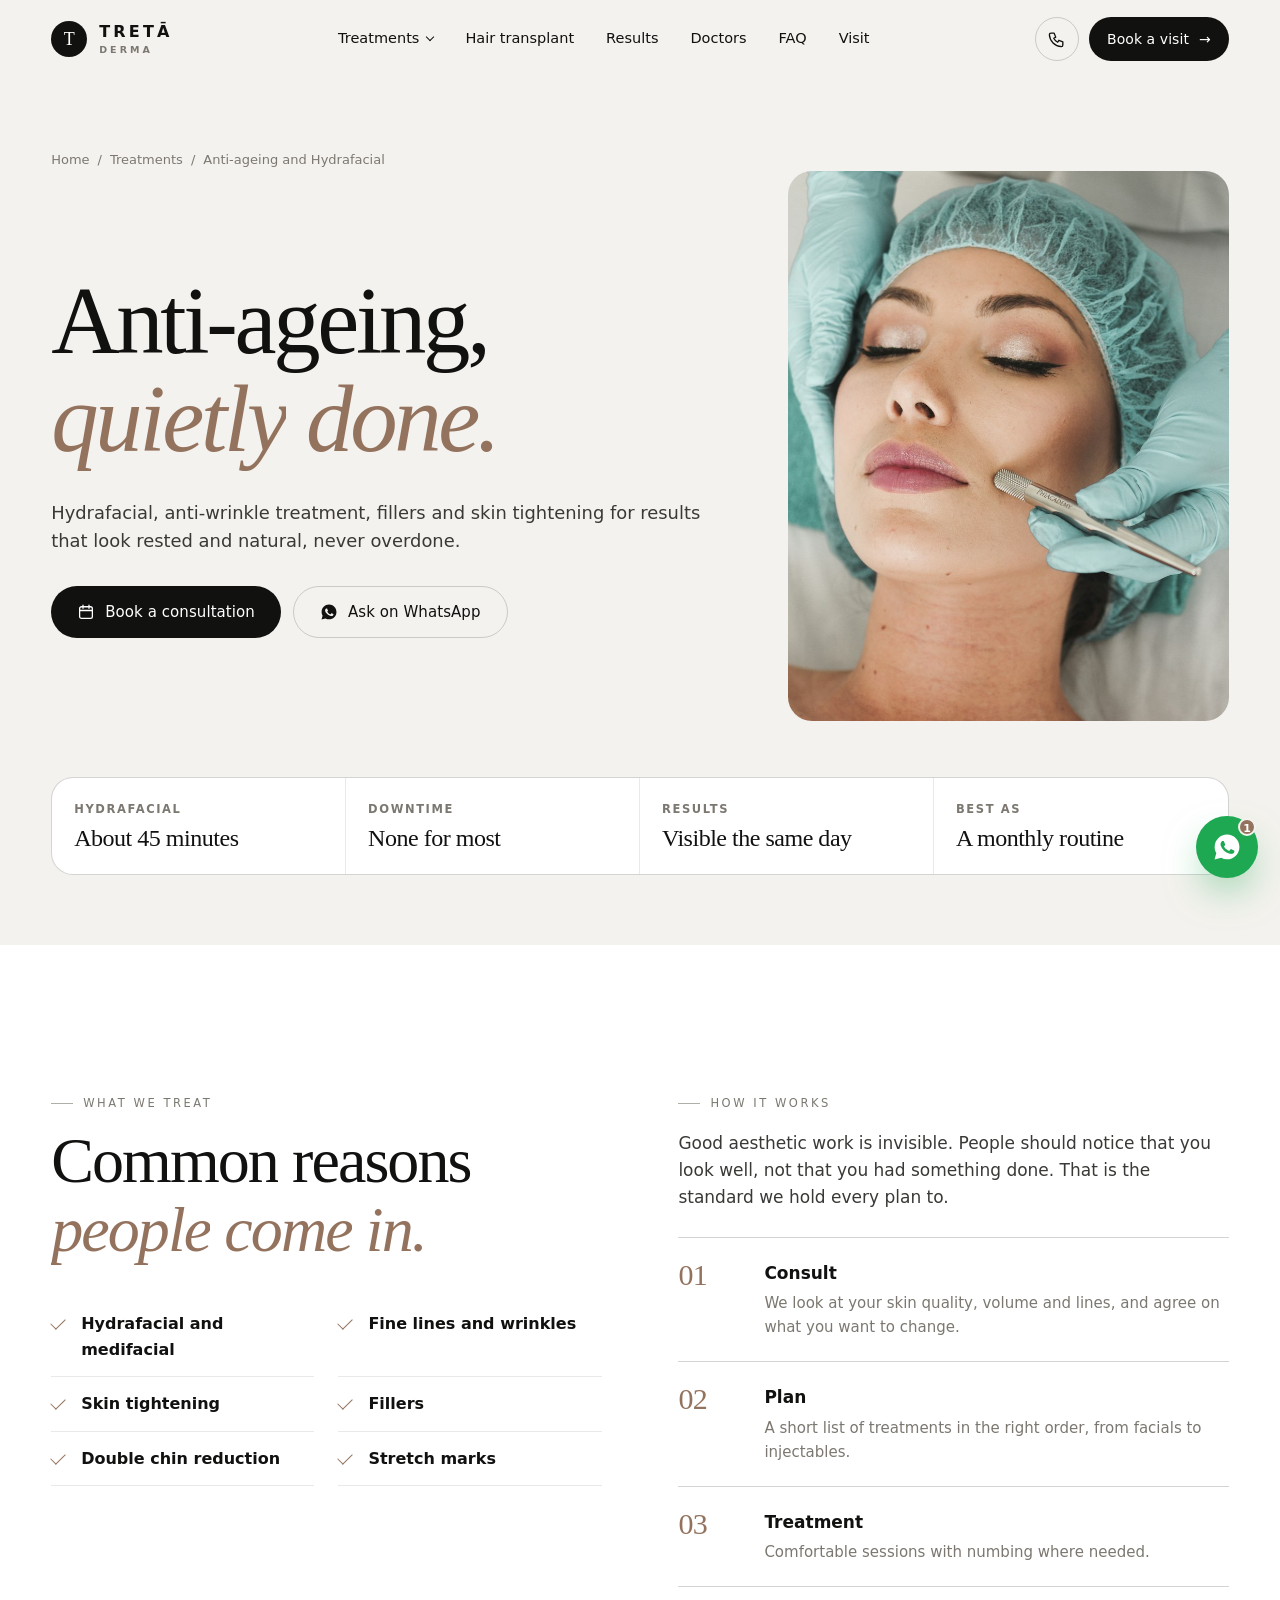
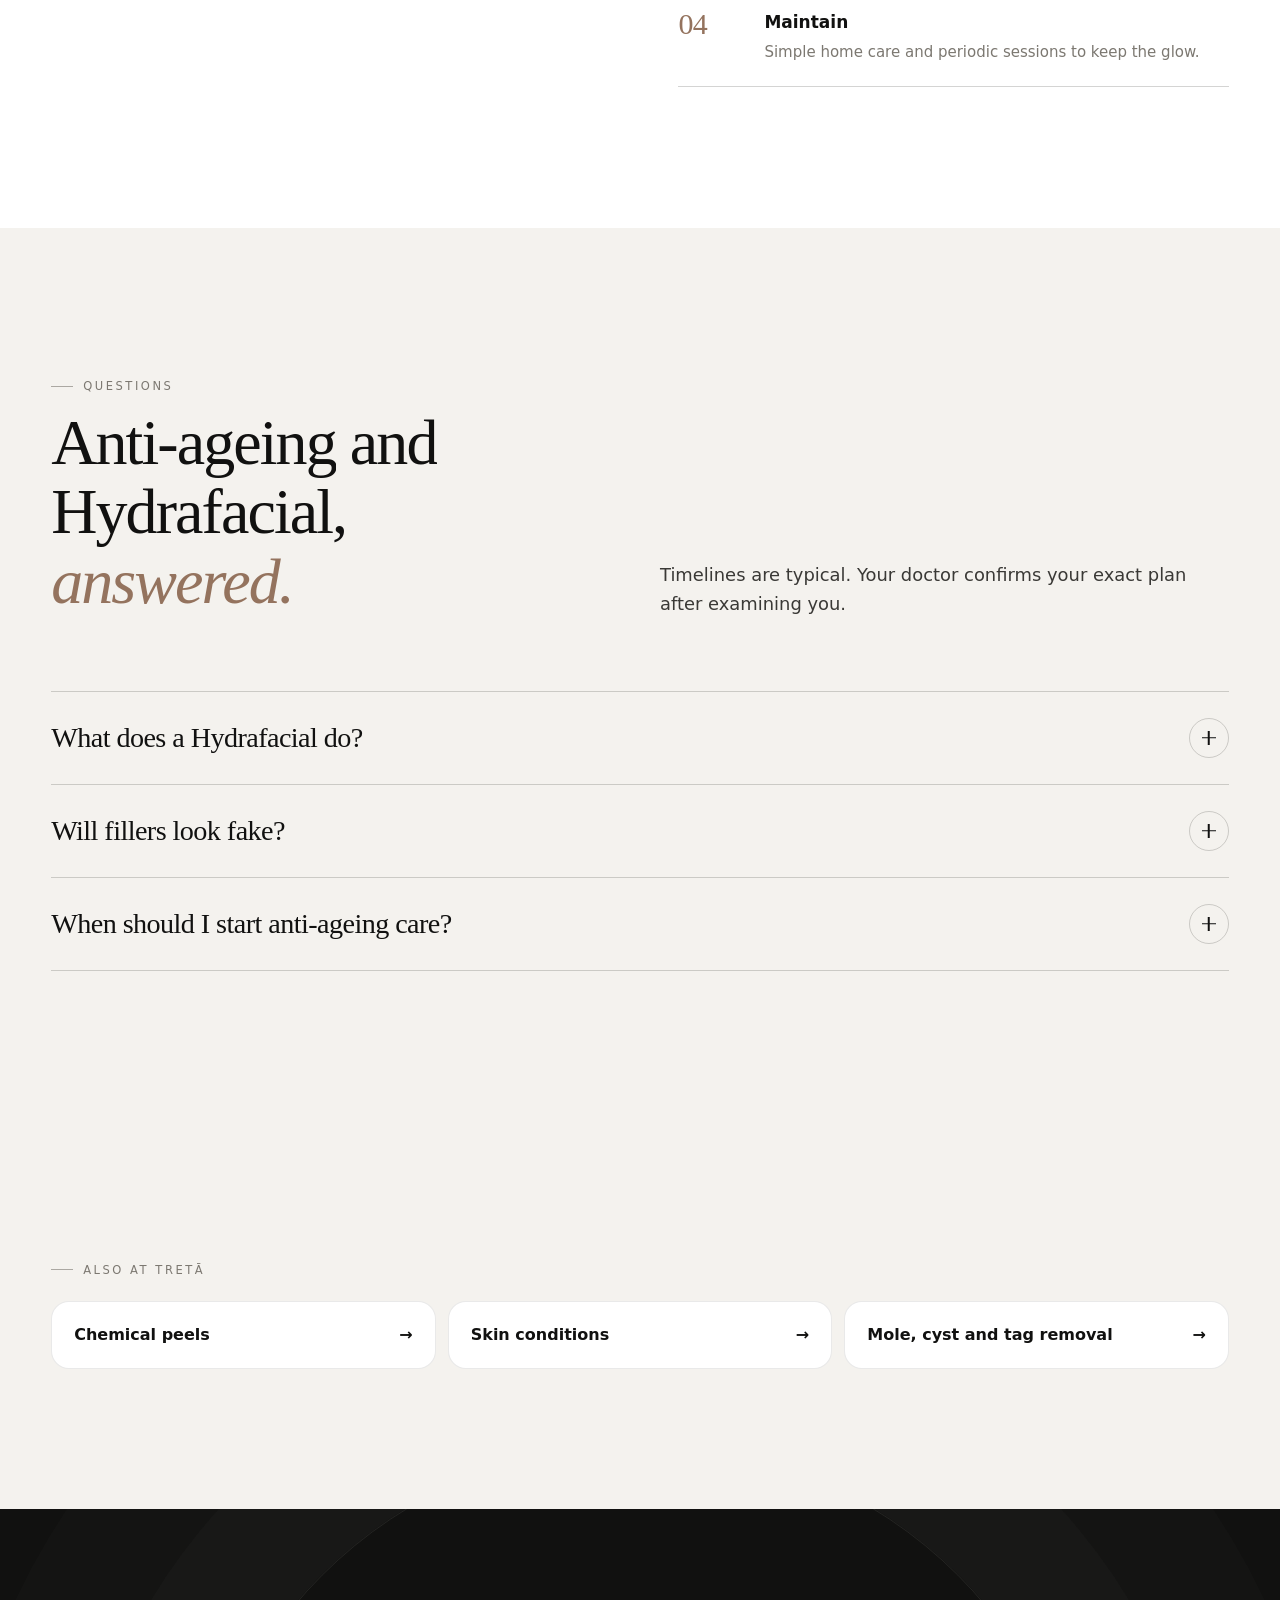
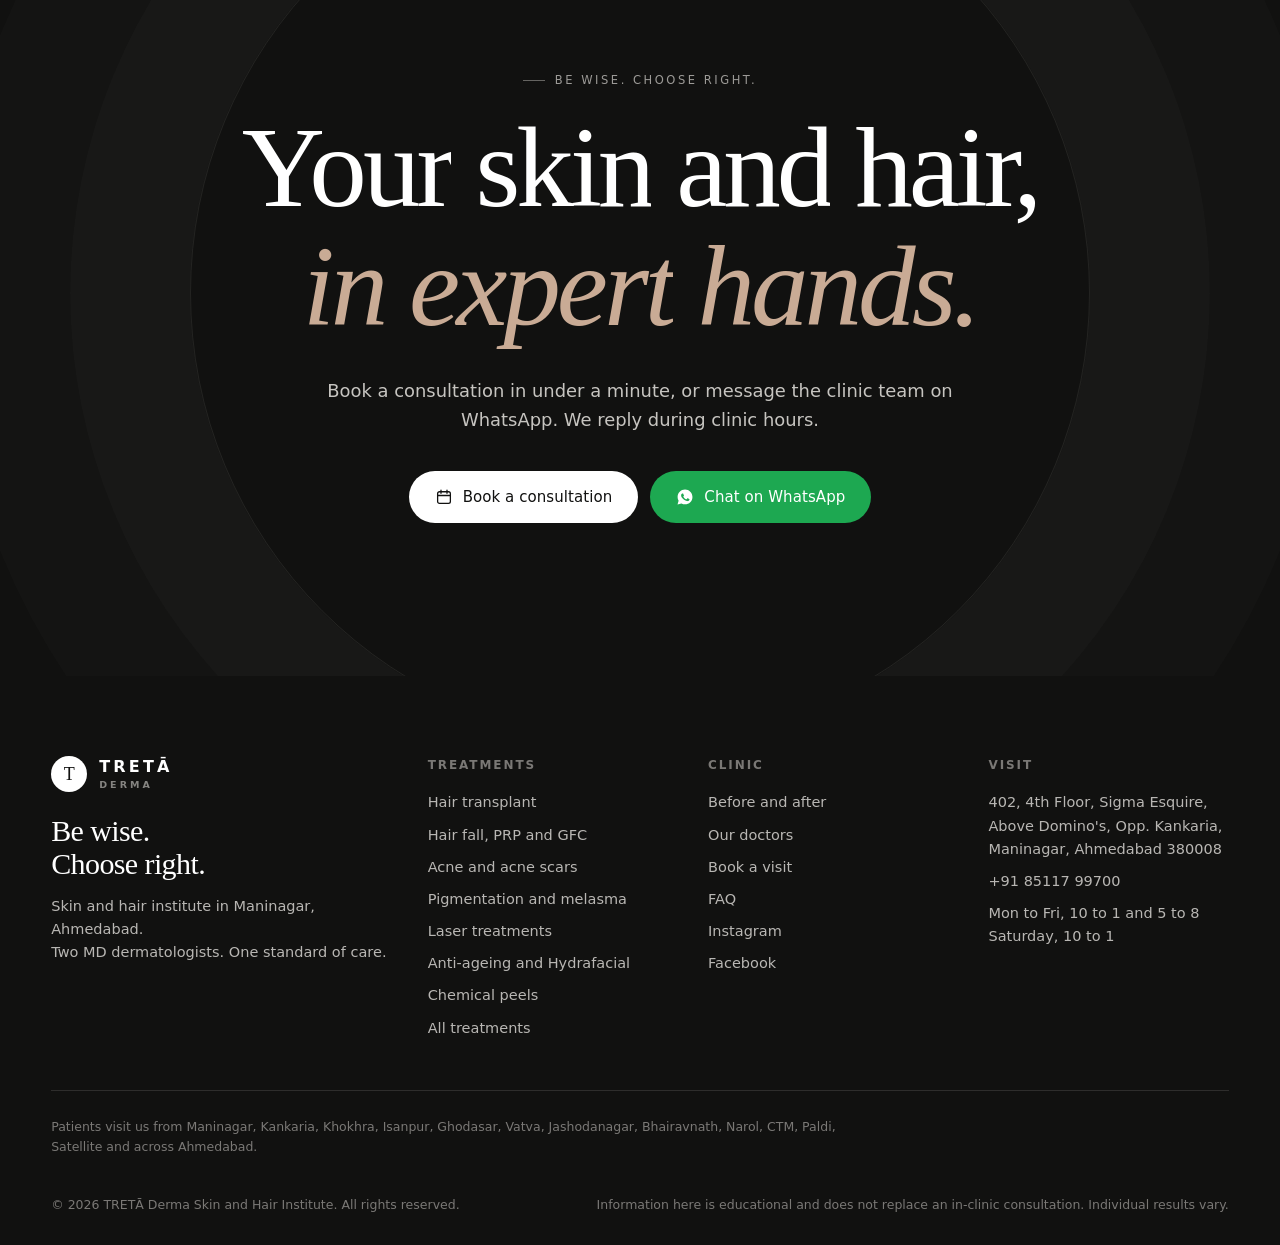
<file: anti-ageing-hydrafacial.html>
<!doctype html>
<html lang="en-IN"><head><meta charset="utf-8"><meta name="viewport" content="width=device-width,initial-scale=1,viewport-fit=cover">
<title>Anti-Ageing Treatments and Hydrafacial in Ahmedabad | TRETĀ Derma</title><meta name="description" content="Hydrafacial, medifacial, skin tightening, anti-wrinkle treatment, fillers, Oxygeneo and non-surgical facelift in Maninagar, Ahmedabad by MD dermatologists."><link rel="canonical" href="https://nisarg2810.github.io/treta/anti-ageing-hydrafacial.html">
<meta name="robots" content="index,follow,max-image-preview:large"><meta name="theme-color" content="#F4F2EE">
<meta name="geo.region" content="IN-GJ"><meta name="geo.placename" content="Maninagar, Ahmedabad">
<meta property="og:type" content="article"><meta property="og:site_name" content="TRETĀ Derma"><meta property="og:locale" content="en_IN">
<meta property="og:title" content="Anti-Ageing Treatments and Hydrafacial in Ahmedabad | TRETĀ Derma"><meta property="og:description" content="Hydrafacial, medifacial, skin tightening, anti-wrinkle treatment, fillers, Oxygeneo and non-surgical facelift in Maninagar, Ahmedabad by MD dermatologists."><meta property="og:url" content="https://nisarg2810.github.io/treta/anti-ageing-hydrafacial.html">
<meta property="og:image" content="https://nisarg2810.github.io/treta/assets/og.jpg"><meta property="og:image:width" content="1200"><meta property="og:image:height" content="630">
<meta name="twitter:card" content="summary_large_image"><meta name="twitter:title" content="Anti-Ageing Treatments and Hydrafacial in Ahmedabad | TRETĀ Derma"><meta name="twitter:description" content="Hydrafacial, medifacial, skin tightening, anti-wrinkle treatment, fillers, Oxygeneo and non-surgical facelift in Maninagar, Ahmedabad by MD dermatologists."><meta name="twitter:image" content="https://nisarg2810.github.io/treta/assets/og.jpg">
<link rel="icon" href="assets/favicon.svg" type="image/svg+xml"><link rel="apple-touch-icon" href="assets/logo-badge.png">
<link rel="preconnect" href="https://api.fontshare.com"><link rel="preconnect" href="https://cdn.fontshare.com" crossorigin>
<link href="https://api.fontshare.com/v2/css?f[]=gambetta@300,301,400&f[]=general-sans@400,500,600&display=swap" rel="stylesheet">
<link rel="stylesheet" href="assets/site.css?v=7">
<script type="application/ld+json">{"@context": "https://schema.org", "@graph": [{"@type": "MedicalWebPage", "name": "Anti-Ageing Treatments and Hydrafacial in Ahmedabad | TRETĀ Derma", "url": "https://nisarg2810.github.io/treta/anti-ageing-hydrafacial.html", "about": {"@type": "MedicalProcedure", "name": "Anti-ageing and Hydrafacial", "description": "Hydrafacial, anti-wrinkle treatment, fillers and skin tightening for results that look rested and natural, never overdone."}, "audience": "https://schema.org/Patient", "inLanguage": "en-IN", "lastReviewed": "2026-10-24", "reviewedBy": {"@type": "Physician", "name": "Dr. Malhar Shah"}, "provider": {"@id": "https://nisarg2810.github.io/treta/#clinic"}}, {"@type": ["MedicalClinic", "MedicalBusiness"], "@id": "https://nisarg2810.github.io/treta/#clinic", "name": "TRETĀ Derma Skin and Hair Institute", "alternateName": ["Treta Derma", "TRETA Derma"], "url": "https://nisarg2810.github.io/treta/", "logo": "https://nisarg2810.github.io/treta/assets/logo-badge.png", "image": "https://nisarg2810.github.io/treta/assets/og.jpg", "telephone": "+918511799700", "medicalSpecialty": "Dermatology", "priceRange": "₹₹", "slogan": "Be wise. Choose right.", "address": {"@type": "PostalAddress", "streetAddress": "402, 4th Floor, Sigma Esquire, Above Domino's, Opp. Kankaria", "addressLocality": "Maninagar, Ahmedabad", "addressRegion": "Gujarat", "postalCode": "380008", "addressCountry": "IN"}, "hasMap": "https://www.google.com/maps/search/?api=1&query=Treta+Derma+Skin+and+Hair+Institute+Sigma+Esquire+Maninagar+Ahmedabad", "areaServed": {"@type": "City", "name": "Ahmedabad"}, "openingHoursSpecification": [{"@type": "OpeningHoursSpecification", "dayOfWeek": ["Monday", "Tuesday", "Wednesday", "Thursday", "Friday"], "opens": "10:00", "closes": "13:00"}, {"@type": "OpeningHoursSpecification", "dayOfWeek": ["Monday", "Tuesday", "Wednesday", "Thursday", "Friday"], "opens": "17:00", "closes": "20:00"}, {"@type": "OpeningHoursSpecification", "dayOfWeek": "Saturday", "opens": "10:00", "closes": "13:00"}], "aggregateRating": {"@type": "AggregateRating", "ratingValue": "5.0", "reviewCount": "101", "bestRating": "5"}, "sameAs": ["https://www.instagram.com/tretaderma/", "https://www.facebook.com/61562841763497"], "availableService": [{"@type": "MedicalProcedure", "name": "Hair transplant", "url": "https://nisarg2810.github.io/treta/hair-transplant-ahmedabad.html"}, {"@type": "MedicalProcedure", "name": "Hair fall, PRP and GFC", "url": "https://nisarg2810.github.io/treta/hair-loss-treatment.html"}, {"@type": "MedicalProcedure", "name": "Acne and acne scars", "url": "https://nisarg2810.github.io/treta/acne-scar-treatment.html"}, {"@type": "MedicalProcedure", "name": "Pigmentation and melasma", "url": "https://nisarg2810.github.io/treta/pigmentation-melasma-treatment.html"}, {"@type": "MedicalProcedure", "name": "Laser treatments", "url": "https://nisarg2810.github.io/treta/laser-treatment-ahmedabad.html"}, {"@type": "MedicalProcedure", "name": "Anti-ageing and Hydrafacial", "url": "https://nisarg2810.github.io/treta/anti-ageing-hydrafacial.html"}, {"@type": "MedicalProcedure", "name": "Chemical peels", "url": "https://nisarg2810.github.io/treta/chemical-peels.html"}, {"@type": "MedicalProcedure", "name": "Skin conditions", "url": "https://nisarg2810.github.io/treta/skin-disease-treatment.html"}, {"@type": "MedicalProcedure", "name": "Mole, cyst and tag removal", "url": "https://nisarg2810.github.io/treta/mole-cyst-skin-tag-removal.html"}]}, {"@type": "FAQPage", "mainEntity": [{"@type": "Question", "name": "What does a Hydrafacial do?", "acceptedAnswer": {"@type": "Answer", "text": "It cleanses, gently exfoliates, extracts and hydrates in one session, for clean and glowing skin with no downtime."}}, {"@type": "Question", "name": "Will fillers look fake?", "acceptedAnswer": {"@type": "Answer", "text": "Not when they are placed conservatively by a dermatologist. Our goal is a rested look, never an altered face."}}, {"@type": "Question", "name": "When should I start anti-ageing care?", "acceptedAnswer": {"@type": "Answer", "text": "Sunscreen and a good routine from your twenties. Treatments can start whenever you notice changes that bother you."}}]}, {"@type": "BreadcrumbList", "itemListElement": [{"@type": "ListItem", "position": 1, "name": "Home", "item": "https://nisarg2810.github.io/treta/"}, {"@type": "ListItem", "position": 2, "name": "Treatments", "item": "https://nisarg2810.github.io/treta/treatments.html"}, {"@type": "ListItem", "position": 3, "name": "Anti-ageing and Hydrafacial", "item": "https://nisarg2810.github.io/treta/anti-ageing-hydrafacial.html"}]}]}</script>
</head><body>
<a class="skip" href="#main">Skip to content</a>
<header class="hdr"><div class="wrap"><a class="brand" href="./" aria-label="TRETĀ Derma home"><span class="mark" aria-hidden="true">T</span><span class="wm"><b>TRETĀ</b><span>Derma</span></span></a>
<nav class="nav" aria-label="Main"><div class="dd"><button type="button" aria-expanded="false">Treatments</button><div class="dd-menu"><a href="hair-transplant-ahmedabad.html"><span class="ic" aria-hidden="true"><svg viewBox="0 0 24 24"><path d="M3 20.5h18"/><path d="M7 20.5c0-5 .8-9 2.5-13M11.5 20.5c0-6 .4-10.5 1.4-15M16 20.5c0-4.6 1-8.3 3-11.5"/><circle cx="9.5" cy="7.5" r=".9"/><circle cx="12.9" cy="5.5" r=".9"/><circle cx="19" cy="9" r=".9"/></svg></span><span><b>Hair transplant</b><small>FUE and DHI, natural and lifelong</small></span></a><a href="hair-loss-treatment.html"><span class="ic" aria-hidden="true"><svg viewBox="0 0 24 24"><path d="M14.5 3.5l6 6M17.5 6.5 8 16l-2.5.5.5-2.5 9.5-9.5M5.5 18.5 3 21"/><path d="M10.5 9.5l4 4"/></svg></span><span><b>Hair fall, PRP and GFC</b><small>Diagnose the cause, then regrow</small></span></a><a href="acne-scar-treatment.html"><span class="ic" aria-hidden="true"><svg viewBox="0 0 24 24"><path d="M12 3c4.4 0 7.5 3.4 7.5 8.2 0 5-3.4 9.8-7.5 9.8s-7.5-4.8-7.5-9.8C4.5 6.4 7.6 3 12 3Z"/><circle cx="9" cy="11" r=".9"/><circle cx="14.5" cy="9.5" r=".9"/><circle cx="13.5" cy="14.5" r=".9"/><circle cx="9.5" cy="15.5" r=".6"/></svg></span><span><b>Acne and acne scars</b><small>Clear skin, smoother texture</small></span></a><a href="pigmentation-melasma-treatment.html"><span class="ic" aria-hidden="true"><svg viewBox="0 0 24 24"><circle cx="12" cy="12" r="4.2"/><path d="M12 2.5v2.2M12 19.3v2.2M2.5 12h2.2M19.3 12h2.2M5.3 5.3l1.6 1.6M17.1 17.1l1.6 1.6M5.3 18.7l1.6-1.6M17.1 6.9l1.6-1.6"/></svg></span><span><b>Pigmentation and melasma</b><small>Even, luminous tone</small></span></a><a href="laser-treatment-ahmedabad.html"><span class="ic" aria-hidden="true"><svg viewBox="0 0 24 24"><rect x="3" y="9" width="9" height="6" rx="1.5"/><path d="M12 12h3"/><path d="M16.5 12h5M17.5 8.5l3.5-2M17.5 15.5l3.5 2"/></svg></span><span><b>Laser treatments</b><small>Hair reduction, tattoo, toning</small></span></a><a href="anti-ageing-hydrafacial.html"><span class="ic" aria-hidden="true"><svg viewBox="0 0 24 24"><path d="M12 3c4 0 7 3.1 7 7.6 0 3.2-1.2 6.2-3.4 8.2a5.3 5.3 0 0 1-7.2 0C6.2 16.8 5 13.8 5 10.6 5 6.1 8 3 12 3Z"/><path d="M9.2 10.5h.01M14.8 10.5h.01M9.8 14.8c1.3 1 3.1 1 4.4 0"/><path d="M19.5 4.5l1-1M20.5 7h1.2"/></svg></span><span><b>Anti-ageing and Hydrafacial</b><small>Firm, fresh, rested skin</small></span></a><a href="chemical-peels.html"><span class="ic" aria-hidden="true"><svg viewBox="0 0 24 24"><path d="M12 3.2s5.8 6.3 5.8 10.2a5.8 5.8 0 0 1-11.6 0C6.2 9.5 12 3.2 12 3.2Z"/><path d="M9 14.5a3 3 0 0 0 3 3"/></svg></span><span><b>Chemical peels</b><small>Renewal with little downtime</small></span></a><a href="skin-disease-treatment.html"><span class="ic" aria-hidden="true"><svg viewBox="0 0 24 24"><path d="M12 3 4.5 6v5.5c0 4.6 3.2 8.4 7.5 9.5 4.3-1.1 7.5-4.9 7.5-9.5V6L12 3Z"/><path d="M9 12h6M12 9v6"/></svg></span><span><b>Skin conditions</b><small>Eczema, psoriasis, vitiligo, more</small></span></a><a href="mole-cyst-skin-tag-removal.html"><span class="ic" aria-hidden="true"><svg viewBox="0 0 24 24"><path d="M4 20l6.5-6.5M10.5 13.5l7.8-7.8a1.8 1.8 0 0 0-2.5-2.5L8 11l2.5 2.5Z"/><path d="M14 5l5 5"/></svg></span><span><b>Mole, cyst and tag removal</b><small>Minor skin surgery, same day</small></span></a></div></div>
<a href="hair-transplant-ahmedabad.html">Hair transplant</a><a href="results.html">Results</a><a href="doctors.html">Doctors</a><a href="./#faq">FAQ</a><a href="./#visit">Visit</a></nav>
<div class="hdr-cta"><a class="icon-btn" href="tel:+918511799700" aria-label="Call the clinic"><svg viewBox="0 0 24 24" fill="none" stroke="currentColor" stroke-width="1.7" stroke-linecap="round" stroke-linejoin="round" aria-hidden="true"><path d="M5 4h4l2 5-2.5 1.5a11 11 0 0 0 5 5L15 13l5 2v4a2 2 0 0 1-2 2A16 16 0 0 1 3 6a2 2 0 0 1 2-2"/></svg></a><a class="btn btn-ink" href="book.html" data-book="">Book a visit <span class="arrow">→</span></a>
<button class="icon-btn burger" type="button" aria-label="Open menu" aria-expanded="false"><svg viewBox="0 0 24 24" fill="none" stroke="currentColor" stroke-width="1.7"><path d="M4 8h16M4 16h16"/></svg></button></div></div></header>
<div class="mnav" aria-label="Mobile menu"><a href="./">Home</a><a href="treatments.html">Treatments</a><div class="sub"><a href="hair-transplant-ahmedabad.html">Hair transplant</a><a href="hair-loss-treatment.html">Hair fall, PRP and GFC</a><a href="acne-scar-treatment.html">Acne and acne scars</a><a href="pigmentation-melasma-treatment.html">Pigmentation and melasma</a><a href="laser-treatment-ahmedabad.html">Laser treatments</a><a href="anti-ageing-hydrafacial.html">Anti-ageing and Hydrafacial</a><a href="chemical-peels.html">Chemical peels</a><a href="skin-disease-treatment.html">Skin conditions</a><a href="mole-cyst-skin-tag-removal.html">Mole, cyst and tag removal</a></div><a href="results.html">Results</a><a href="doctors.html">Doctors</a><a href="./#faq">FAQ</a><a href="./#visit">Visit us</a><a class="btn btn-ink" href="book.html">Book a visit</a></div>
<main id="main">
<section class="phero"><div class="wrap"><nav class="crumbs" aria-label="Breadcrumb"><a href="./">Home</a><span>/</span><a href="treatments.html">Treatments</a><span>/</span><span aria-current="page">Anti-ageing and Hydrafacial</span></nav>
<div class="phero-grid"><div><h1 class="display split">Anti-ageing, <em>quietly done.</em></h1><p class="lead rv">Hydrafacial, anti-wrinkle treatment, fillers and skin tightening for results that look rested and natural, never overdone.</p>
<div class="hero-ctas rv d1" style="margin-top:30px"><a class="btn btn-ink" href="book.html" data-book=""><svg viewBox="0 0 24 24" fill="none" stroke="currentColor" stroke-width="1.7" stroke-linecap="round" aria-hidden="true"><rect x="3.5" y="5" width="17" height="15.5" rx="2.5"/><path d="M3.5 10h17M8 3v4M16 3v4"/></svg> Book a consultation</a><a class="btn btn-line" href="https://wa.me/918511799700" data-chat=""><svg viewBox="0 0 24 24" fill="currentColor" aria-hidden="true"><path d="M12.04 2C6.58 2 2.13 6.45 2.13 11.91c0 1.75.46 3.45 1.32 4.95L2.05 22l5.25-1.38a9.9 9.9 0 0 0 4.74 1.21c5.46 0 9.91-4.45 9.91-9.91C21.95 6.45 17.5 2 12.04 2Zm5.8 14.13c-.24.68-1.42 1.32-1.95 1.36-.5.05-.97.24-3.27-.68-2.77-1.09-4.52-3.92-4.66-4.1-.13-.18-1.120-1.49-1.12-2.84 0-1.35.71-2.01.96-2.29.25-.27.55-.34.73-.34l.52.01c.17.01.39-.06.61.47.24.55.79 1.9.86 2.04.07.14.11.3.02.48-.09.18-.14.3-.27.46-.14.16-.29.36-.41.48-.14.14-.28.29-.12.56.16.27.71 1.17 1.52 1.9 1.05.93 1.93 1.22 2.2 1.36.27.14.43.11.59-.07.16-.18.68-.79.86-1.06.18-.27.36-.23.61-.14.25.09 1.59.75 1.86.89.27.14.45.2.52.32.07.11.07.66-.17 1.33Z"/></svg> Ask on WhatsApp</a></div></div>
<div class="phero-img rv d2"><img src="assets/photo/hydrafacial.jpg" alt="Hydrafacial treatment in progress" loading="lazy" decoding="async"></div></div><div class="glance strip rv"><div><small>Hydrafacial</small><b>About 45 minutes</b></div><div><small>Downtime</small><b>None for most</b></div><div><small>Results</small><b>Visible the same day</b></div><div><small>Best as</small><b>A monthly routine</b></div></div></div></section>
<section class="sec paper"><div class="wrap two"><div><span class="eyebrow">What we treat</span><h2 class="h2 split" style="margin:16px 0 30px">Common reasons<br><em>people come in.</em></h2><ul class="ticks rv"><li>Hydrafacial and medifacial</li><li>Fine lines and wrinkles</li><li>Skin tightening</li><li>Fillers</li><li>Double chin reduction</li><li>Stretch marks</li></ul></div>
<div><span class="eyebrow">How it works</span><div class="prose rv" style="margin:16px 0 26px"><p>Good aesthetic work is invisible. People should notice that you look well, not that you had something done. That is the standard we hold every plan to.</p></div><div class="how"><div class="rv"><b>01</b><div><h3>Consult</h3><p>We look at your skin quality, volume and lines, and agree on what you want to change.</p></div></div><div class="rv"><b>02</b><div><h3>Plan</h3><p>A short list of treatments in the right order, from facials to injectables.</p></div></div><div class="rv"><b>03</b><div><h3>Treatment</h3><p>Comfortable sessions with numbing where needed.</p></div></div><div class="rv"><b>04</b><div><h3>Maintain</h3><p>Simple home care and periodic sessions to keep the glow.</p></div></div></div></div></div></section>

<section class="sec"><div class="wrap"><div class="sec-hd"><div><span class="eyebrow">Questions</span><h2 class="h2 split">Anti-ageing and Hydrafacial,<br><em>answered.</em></h2></div><p class="lead rv">Timelines are typical. Your doctor confirms your exact plan after examining you.</p></div><div class="faq"><details class="rv"><summary>What does a Hydrafacial do?<i aria-hidden="true"></i></summary><div class="a"><p>It cleanses, gently exfoliates, extracts and hydrates in one session, for clean and glowing skin with no downtime.</p></div></details><details class="rv"><summary>Will fillers look fake?<i aria-hidden="true"></i></summary><div class="a"><p>Not when they are placed conservatively by a dermatologist. Our goal is a rested look, never an altered face.</p></div></details><details class="rv"><summary>When should I start anti-ageing care?<i aria-hidden="true"></i></summary><div class="a"><p>Sunscreen and a good routine from your twenties. Treatments can start whenever you notice changes that bother you.</p></div></details></div></div></section>
<section class="sec" style="padding-top:0;padding-top:clamp(80px,11vw,150px)"><div class="wrap"><span class="eyebrow">Also at TRETĀ</span><div class="related" style="margin-top:22px"><a href="chemical-peels.html">Chemical peels <span class="arrow">→</span></a><a href="skin-disease-treatment.html">Skin conditions <span class="arrow">→</span></a><a href="mole-cyst-skin-tag-removal.html">Mole, cyst and tag removal <span class="arrow">→</span></a></div></div></section>
<section class="cta ink"><div class="wrap"><span class="eyebrow">Be wise. Choose right.</span><h2 class="display split" style="margin-top:22px">Your skin and hair,<br><em>in expert hands.</em></h2>
<p class="lead" style="margin-left:auto;margin-right:auto">Book a consultation in under a minute, or message the clinic team on WhatsApp. We reply during clinic hours.</p><div class="row"><a class="btn btn-paper" href="book.html" data-book=""><svg viewBox="0 0 24 24" fill="none" stroke="currentColor" stroke-width="1.7" stroke-linecap="round" aria-hidden="true"><rect x="3.5" y="5" width="17" height="15.5" rx="2.5"/><path d="M3.5 10h17M8 3v4M16 3v4"/></svg> Book a consultation</a><a class="btn btn-wa" href="https://wa.me/918511799700" data-chat=""><svg viewBox="0 0 24 24" fill="currentColor" aria-hidden="true"><path d="M12.04 2C6.58 2 2.13 6.45 2.13 11.91c0 1.75.46 3.45 1.32 4.95L2.05 22l5.25-1.38a9.9 9.9 0 0 0 4.74 1.21c5.46 0 9.91-4.45 9.91-9.91C21.95 6.45 17.5 2 12.04 2Zm5.8 14.13c-.24.68-1.42 1.32-1.95 1.36-.5.05-.97.24-3.27-.68-2.77-1.09-4.52-3.92-4.66-4.1-.13-.18-1.120-1.49-1.12-2.84 0-1.35.71-2.01.96-2.29.25-.27.55-.34.73-.34l.52.01c.17.01.39-.06.61.47.24.55.79 1.9.86 2.04.07.14.11.3.02.48-.09.18-.14.3-.27.46-.14.16-.29.36-.41.48-.14.14-.28.29-.12.56.16.27.71 1.17 1.52 1.9 1.05.93 1.93 1.22 2.2 1.36.27.14.43.11.59-.07.16-.18.68-.79.86-1.06.18-.27.36-.23.61-.14.25.09 1.59.75 1.86.89.27.14.45.2.52.32.07.11.07.66-.17 1.33Z"/></svg> Chat on WhatsApp</a></div></div></section></main>
<footer class="ftr"><div class="wrap"><div class="fgrid">
<div><a class="brand" href="./" aria-label="TRETĀ Derma home"><span class="mark" aria-hidden="true">T</span><span class="wm"><b>TRETĀ</b><span>Derma</span></span></a><p class="tag">Be wise.<br>Choose right.</p><p>Skin and hair institute in Maninagar, Ahmedabad.<br>Two MD dermatologists. One standard of care.</p></div>
<div><h4>Treatments</h4><ul><li><a href="hair-transplant-ahmedabad.html">Hair transplant</a></li><li><a href="hair-loss-treatment.html">Hair fall, PRP and GFC</a></li><li><a href="acne-scar-treatment.html">Acne and acne scars</a></li><li><a href="pigmentation-melasma-treatment.html">Pigmentation and melasma</a></li><li><a href="laser-treatment-ahmedabad.html">Laser treatments</a></li><li><a href="anti-ageing-hydrafacial.html">Anti-ageing and Hydrafacial</a></li><li><a href="chemical-peels.html">Chemical peels</a></li><li><a href="treatments.html">All treatments</a></li></ul></div>
<div><h4>Clinic</h4><ul><li><a href="results.html">Before and after</a></li><li><a href="doctors.html">Our doctors</a></li><li><a href="book.html">Book a visit</a></li><li><a href="./#faq">FAQ</a></li><li><a href="https://www.instagram.com/tretaderma/" target="_blank" rel="noopener">Instagram</a></li><li><a href="https://www.facebook.com/61562841763497" target="_blank" rel="noopener">Facebook</a></li></ul></div>
<div><h4>Visit</h4><ul><li>402, 4th Floor, Sigma Esquire,<br>Above Domino's, Opp. Kankaria,<br>Maninagar, Ahmedabad 380008</li><li><a href="tel:+918511799700">+91 85117 99700</a></li><li>Mon to Fri, 10 to 1 and 5 to 8<br>Saturday, 10 to 1</li></ul></div></div>
<p class="areas">Patients visit us from Maninagar, Kankaria, Khokhra, Isanpur, Ghodasar, Vatva, Jashodanagar, Bhairavnath, Narol, CTM, Paldi, Satellite and across Ahmedabad.</p>
<div class="fbase"><span>© 2026 TRETĀ Derma Skin and Hair Institute. All rights reserved.</span><span>Information here is educational and does not replace an in-clinic consultation. Individual results vary.</span></div></div></footer>
<nav class="mbar" aria-label="Quick actions"><a href="tel:+918511799700"><svg viewBox="0 0 24 24" fill="none" stroke="currentColor" stroke-width="1.7" stroke-linecap="round" stroke-linejoin="round" aria-hidden="true"><path d="M5 4h4l2 5-2.5 1.5a11 11 0 0 0 5 5L15 13l5 2v4a2 2 0 0 1-2 2A16 16 0 0 1 3 6a2 2 0 0 1 2-2"/></svg> Call</a><a href="#" data-chat=""><svg viewBox="0 0 24 24" fill="currentColor" aria-hidden="true"><path d="M12.04 2C6.58 2 2.13 6.45 2.13 11.91c0 1.75.46 3.45 1.32 4.95L2.05 22l5.25-1.38a9.9 9.9 0 0 0 4.74 1.21c5.46 0 9.91-4.45 9.91-9.91C21.95 6.45 17.5 2 12.04 2Zm5.8 14.13c-.24.68-1.42 1.32-1.95 1.36-.5.05-.97.24-3.27-.68-2.77-1.09-4.52-3.92-4.66-4.1-.13-.18-1.120-1.49-1.12-2.84 0-1.35.71-2.01.96-2.29.25-.27.55-.34.73-.34l.52.01c.17.01.39-.06.61.47.24.55.79 1.9.86 2.04.07.14.11.3.02.48-.09.18-.14.3-.27.46-.14.16-.29.36-.41.48-.14.14-.28.29-.12.56.16.27.71 1.17 1.52 1.9 1.05.93 1.93 1.22 2.2 1.36.27.14.43.11.59-.07.16-.18.68-.79.86-1.06.18-.27.36-.23.61-.14.25.09 1.59.75 1.86.89.27.14.45.2.52.32.07.11.07.66-.17 1.33Z"/></svg> Chat</a><button class="b" type="button" data-book=""><svg viewBox="0 0 24 24" fill="none" stroke="currentColor" stroke-width="1.7" stroke-linecap="round" aria-hidden="true"><rect x="3.5" y="5" width="17" height="15.5" rx="2.5"/><path d="M3.5 10h17M8 3v4M16 3v4"/></svg> Book</button></nav>
<dialog class="book" id="book-dialog" aria-label="Book a consultation"><div class="book-shell"></div></dialog>
<script>window.TRETA_ICONS={"acne": "<svg viewBox=\"0 0 24 24\"><path d=\"M12 3c4.4 0 7.5 3.4 7.5 8.2 0 5-3.4 9.8-7.5 9.8s-7.5-4.8-7.5-9.8C4.5 6.4 7.6 3 12 3Z\"/><circle cx=\"9\" cy=\"11\" r=\".9\"/><circle cx=\"14.5\" cy=\"9.5\" r=\".9\"/><circle cx=\"13.5\" cy=\"14.5\" r=\".9\"/><circle cx=\"9.5\" cy=\"15.5\" r=\".6\"/></svg>", "glow": "<svg viewBox=\"0 0 24 24\"><circle cx=\"12\" cy=\"12\" r=\"4.2\"/><path d=\"M12 2.5v2.2M12 19.3v2.2M2.5 12h2.2M19.3 12h2.2M5.3 5.3l1.6 1.6M17.1 17.1l1.6 1.6M5.3 18.7l1.6-1.6M17.1 6.9l1.6-1.6\"/></svg>", "peel": "<svg viewBox=\"0 0 24 24\"><path d=\"M12 3.2s5.8 6.3 5.8 10.2a5.8 5.8 0 0 1-11.6 0C6.2 9.5 12 3.2 12 3.2Z\"/><path d=\"M9 14.5a3 3 0 0 0 3 3\"/></svg>", "laser": "<svg viewBox=\"0 0 24 24\"><rect x=\"3\" y=\"9\" width=\"9\" height=\"6\" rx=\"1.5\"/><path d=\"M12 12h3\"/><path d=\"M16.5 12h5M17.5 8.5l3.5-2M17.5 15.5l3.5 2\"/></svg>", "face": "<svg viewBox=\"0 0 24 24\"><path d=\"M12 3c4 0 7 3.1 7 7.6 0 3.2-1.2 6.2-3.4 8.2a5.3 5.3 0 0 1-7.2 0C6.2 16.8 5 13.8 5 10.6 5 6.1 8 3 12 3Z\"/><path d=\"M9.2 10.5h.01M14.8 10.5h.01M9.8 14.8c1.3 1 3.1 1 4.4 0\"/><path d=\"M19.5 4.5l1-1M20.5 7h1.2\"/></svg>", "tattoo": "<svg viewBox=\"0 0 24 24\"><path d=\"M4 20l6.5-6.5M10.5 13.5l7.8-7.8a1.8 1.8 0 0 0-2.5-2.5L8 11l2.5 2.5Z\"/><path d=\"M14 5l5 5\"/></svg>", "transplant": "<svg viewBox=\"0 0 24 24\"><path d=\"M3 20.5h18\"/><path d=\"M7 20.5c0-5 .8-9 2.5-13M11.5 20.5c0-6 .4-10.5 1.4-15M16 20.5c0-4.6 1-8.3 3-11.5\"/><circle cx=\"9.5\" cy=\"7.5\" r=\".9\"/><circle cx=\"12.9\" cy=\"5.5\" r=\".9\"/><circle cx=\"19\" cy=\"9\" r=\".9\"/></svg>", "prp": "<svg viewBox=\"0 0 24 24\"><path d=\"M14.5 3.5l6 6M17.5 6.5 8 16l-2.5.5.5-2.5 9.5-9.5M5.5 18.5 3 21\"/><path d=\"M10.5 9.5l4 4\"/></svg>", "derm": "<svg viewBox=\"0 0 24 24\"><path d=\"M12 3 4.5 6v5.5c0 4.6 3.2 8.4 7.5 9.5 4.3-1.1 7.5-4.9 7.5-9.5V6L12 3Z\"/><path d=\"M9 12h6M12 9v6\"/></svg>"};</script><script src="assets/site.js?v=7" defer></script>
</body></html>
</file>
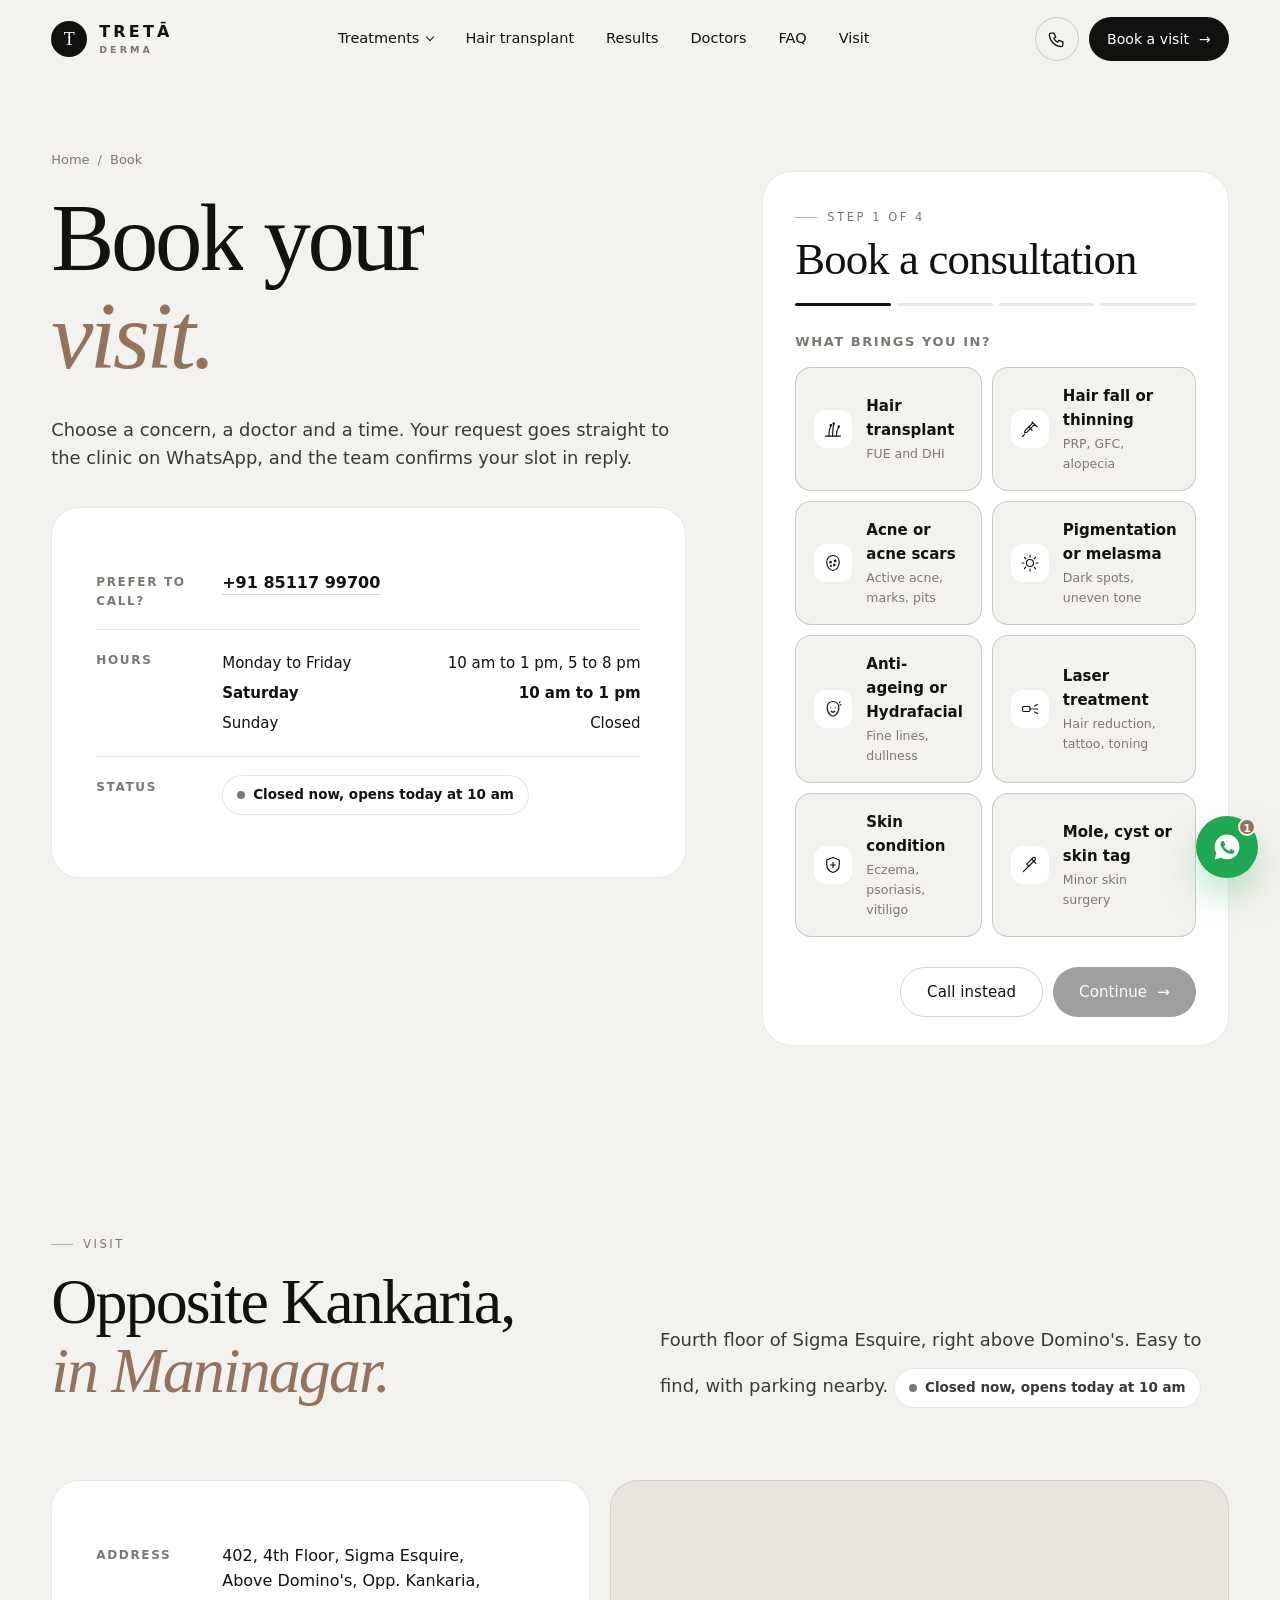
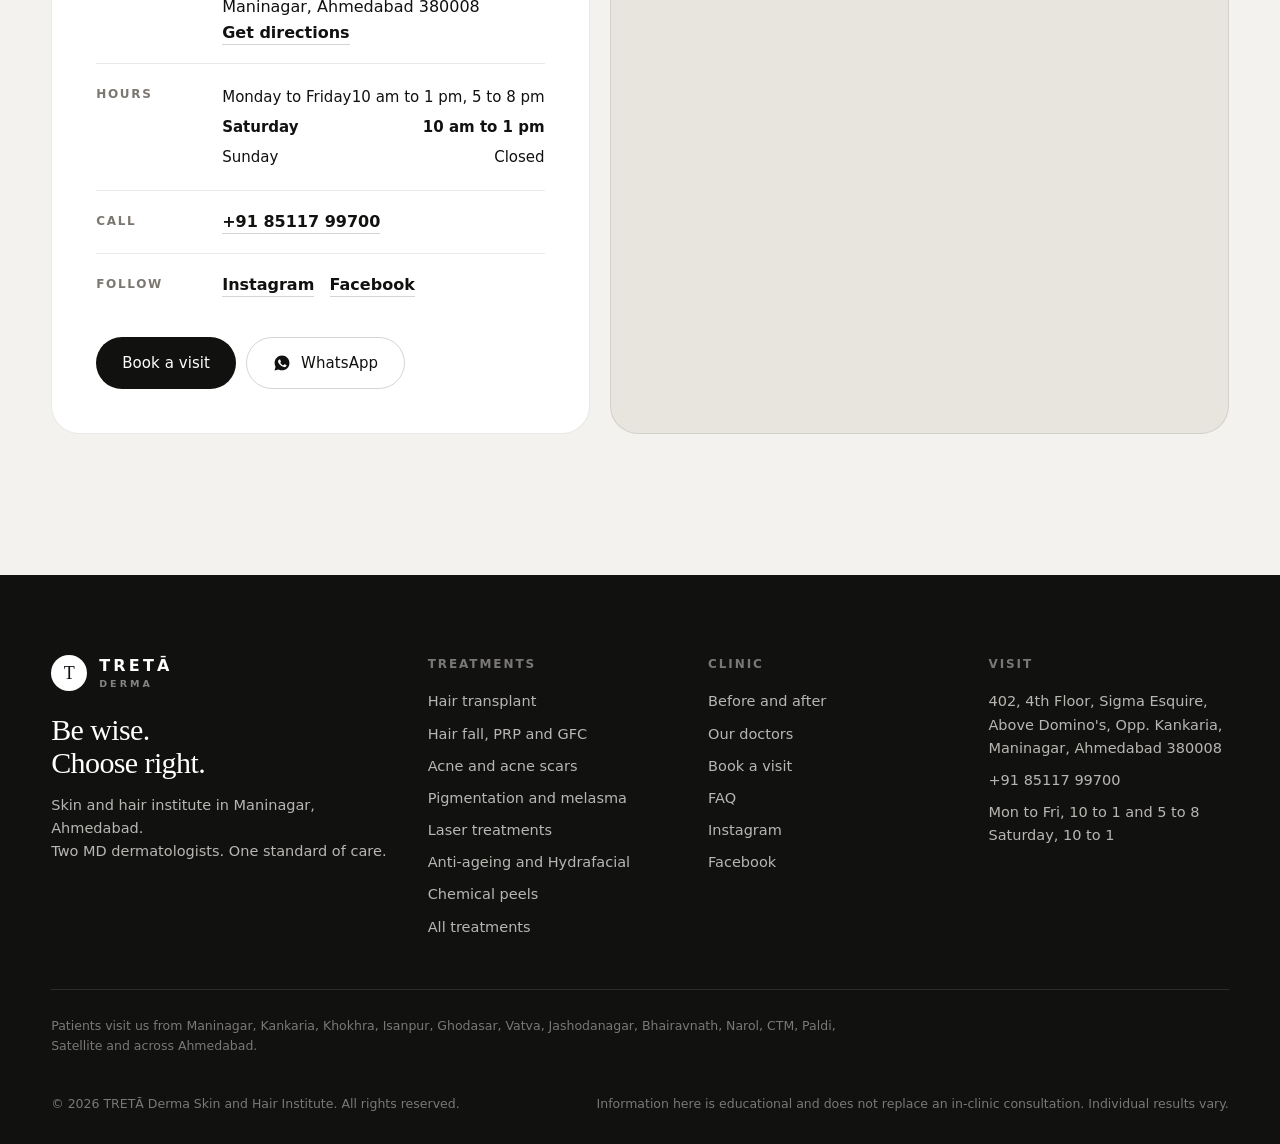
<file: book.html>
<!doctype html>
<html lang="en-IN"><head><meta charset="utf-8"><meta name="viewport" content="width=device-width,initial-scale=1,viewport-fit=cover">
<title>Book a Dermatologist Appointment in Maninagar, Ahmedabad | TRETĀ Derma</title><meta name="description" content="Book a skin, hair or hair transplant consultation at TRETĀ Derma, Maninagar, Ahmedabad. Pick a doctor and time online, confirm on WhatsApp."><link rel="canonical" href="https://nisarg2810.github.io/treta/book.html">
<meta name="robots" content="index,follow,max-image-preview:large"><meta name="theme-color" content="#F4F2EE">
<meta name="geo.region" content="IN-GJ"><meta name="geo.placename" content="Maninagar, Ahmedabad">
<meta property="og:type" content="website"><meta property="og:site_name" content="TRETĀ Derma"><meta property="og:locale" content="en_IN">
<meta property="og:title" content="Book a Dermatologist Appointment in Maninagar, Ahmedabad | TRETĀ Derma"><meta property="og:description" content="Book a skin, hair or hair transplant consultation at TRETĀ Derma, Maninagar, Ahmedabad. Pick a doctor and time online, confirm on WhatsApp."><meta property="og:url" content="https://nisarg2810.github.io/treta/book.html">
<meta property="og:image" content="https://nisarg2810.github.io/treta/assets/og.jpg"><meta property="og:image:width" content="1200"><meta property="og:image:height" content="630">
<meta name="twitter:card" content="summary_large_image"><meta name="twitter:title" content="Book a Dermatologist Appointment in Maninagar, Ahmedabad | TRETĀ Derma"><meta name="twitter:description" content="Book a skin, hair or hair transplant consultation at TRETĀ Derma, Maninagar, Ahmedabad. Pick a doctor and time online, confirm on WhatsApp."><meta name="twitter:image" content="https://nisarg2810.github.io/treta/assets/og.jpg">
<link rel="icon" href="assets/favicon.svg" type="image/svg+xml"><link rel="apple-touch-icon" href="assets/logo-badge.png">
<link rel="preconnect" href="https://api.fontshare.com"><link rel="preconnect" href="https://cdn.fontshare.com" crossorigin>
<link href="https://api.fontshare.com/v2/css?f[]=gambetta@300,301,400&f[]=general-sans@400,500,600&display=swap" rel="stylesheet">
<link rel="stylesheet" href="assets/site.css?v=7">
<script type="application/ld+json">{"@context": "https://schema.org", "@graph": [{"@type": ["MedicalClinic", "MedicalBusiness"], "@id": "https://nisarg2810.github.io/treta/#clinic", "name": "TRETĀ Derma Skin and Hair Institute", "alternateName": ["Treta Derma", "TRETA Derma"], "url": "https://nisarg2810.github.io/treta/", "logo": "https://nisarg2810.github.io/treta/assets/logo-badge.png", "image": "https://nisarg2810.github.io/treta/assets/og.jpg", "telephone": "+918511799700", "medicalSpecialty": "Dermatology", "priceRange": "₹₹", "slogan": "Be wise. Choose right.", "address": {"@type": "PostalAddress", "streetAddress": "402, 4th Floor, Sigma Esquire, Above Domino's, Opp. Kankaria", "addressLocality": "Maninagar, Ahmedabad", "addressRegion": "Gujarat", "postalCode": "380008", "addressCountry": "IN"}, "hasMap": "https://www.google.com/maps/search/?api=1&query=Treta+Derma+Skin+and+Hair+Institute+Sigma+Esquire+Maninagar+Ahmedabad", "areaServed": {"@type": "City", "name": "Ahmedabad"}, "openingHoursSpecification": [{"@type": "OpeningHoursSpecification", "dayOfWeek": ["Monday", "Tuesday", "Wednesday", "Thursday", "Friday"], "opens": "10:00", "closes": "13:00"}, {"@type": "OpeningHoursSpecification", "dayOfWeek": ["Monday", "Tuesday", "Wednesday", "Thursday", "Friday"], "opens": "17:00", "closes": "20:00"}, {"@type": "OpeningHoursSpecification", "dayOfWeek": "Saturday", "opens": "10:00", "closes": "13:00"}], "aggregateRating": {"@type": "AggregateRating", "ratingValue": "5.0", "reviewCount": "101", "bestRating": "5"}, "sameAs": ["https://www.instagram.com/tretaderma/", "https://www.facebook.com/61562841763497"], "availableService": [{"@type": "MedicalProcedure", "name": "Hair transplant", "url": "https://nisarg2810.github.io/treta/hair-transplant-ahmedabad.html"}, {"@type": "MedicalProcedure", "name": "Hair fall, PRP and GFC", "url": "https://nisarg2810.github.io/treta/hair-loss-treatment.html"}, {"@type": "MedicalProcedure", "name": "Acne and acne scars", "url": "https://nisarg2810.github.io/treta/acne-scar-treatment.html"}, {"@type": "MedicalProcedure", "name": "Pigmentation and melasma", "url": "https://nisarg2810.github.io/treta/pigmentation-melasma-treatment.html"}, {"@type": "MedicalProcedure", "name": "Laser treatments", "url": "https://nisarg2810.github.io/treta/laser-treatment-ahmedabad.html"}, {"@type": "MedicalProcedure", "name": "Anti-ageing and Hydrafacial", "url": "https://nisarg2810.github.io/treta/anti-ageing-hydrafacial.html"}, {"@type": "MedicalProcedure", "name": "Chemical peels", "url": "https://nisarg2810.github.io/treta/chemical-peels.html"}, {"@type": "MedicalProcedure", "name": "Skin conditions", "url": "https://nisarg2810.github.io/treta/skin-disease-treatment.html"}, {"@type": "MedicalProcedure", "name": "Mole, cyst and tag removal", "url": "https://nisarg2810.github.io/treta/mole-cyst-skin-tag-removal.html"}]}, {"@type": "BreadcrumbList", "itemListElement": [{"@type": "ListItem", "position": 1, "name": "Home", "item": "https://nisarg2810.github.io/treta/"}, {"@type": "ListItem", "position": 2, "name": "Book", "item": "https://nisarg2810.github.io/treta/book.html"}]}]}</script>
</head><body>
<a class="skip" href="#main">Skip to content</a>
<header class="hdr"><div class="wrap"><a class="brand" href="./" aria-label="TRETĀ Derma home"><span class="mark" aria-hidden="true">T</span><span class="wm"><b>TRETĀ</b><span>Derma</span></span></a>
<nav class="nav" aria-label="Main"><div class="dd"><button type="button" aria-expanded="false">Treatments</button><div class="dd-menu"><a href="hair-transplant-ahmedabad.html"><span class="ic" aria-hidden="true"><svg viewBox="0 0 24 24"><path d="M3 20.5h18"/><path d="M7 20.5c0-5 .8-9 2.5-13M11.5 20.5c0-6 .4-10.5 1.4-15M16 20.5c0-4.6 1-8.3 3-11.5"/><circle cx="9.5" cy="7.5" r=".9"/><circle cx="12.9" cy="5.5" r=".9"/><circle cx="19" cy="9" r=".9"/></svg></span><span><b>Hair transplant</b><small>FUE and DHI, natural and lifelong</small></span></a><a href="hair-loss-treatment.html"><span class="ic" aria-hidden="true"><svg viewBox="0 0 24 24"><path d="M14.5 3.5l6 6M17.5 6.5 8 16l-2.5.5.5-2.5 9.5-9.5M5.5 18.5 3 21"/><path d="M10.5 9.5l4 4"/></svg></span><span><b>Hair fall, PRP and GFC</b><small>Diagnose the cause, then regrow</small></span></a><a href="acne-scar-treatment.html"><span class="ic" aria-hidden="true"><svg viewBox="0 0 24 24"><path d="M12 3c4.4 0 7.5 3.4 7.5 8.2 0 5-3.4 9.8-7.5 9.8s-7.5-4.8-7.5-9.8C4.5 6.4 7.6 3 12 3Z"/><circle cx="9" cy="11" r=".9"/><circle cx="14.5" cy="9.5" r=".9"/><circle cx="13.5" cy="14.5" r=".9"/><circle cx="9.5" cy="15.5" r=".6"/></svg></span><span><b>Acne and acne scars</b><small>Clear skin, smoother texture</small></span></a><a href="pigmentation-melasma-treatment.html"><span class="ic" aria-hidden="true"><svg viewBox="0 0 24 24"><circle cx="12" cy="12" r="4.2"/><path d="M12 2.5v2.2M12 19.3v2.2M2.5 12h2.2M19.3 12h2.2M5.3 5.3l1.6 1.6M17.1 17.1l1.6 1.6M5.3 18.7l1.6-1.6M17.1 6.9l1.6-1.6"/></svg></span><span><b>Pigmentation and melasma</b><small>Even, luminous tone</small></span></a><a href="laser-treatment-ahmedabad.html"><span class="ic" aria-hidden="true"><svg viewBox="0 0 24 24"><rect x="3" y="9" width="9" height="6" rx="1.5"/><path d="M12 12h3"/><path d="M16.5 12h5M17.5 8.5l3.5-2M17.5 15.5l3.5 2"/></svg></span><span><b>Laser treatments</b><small>Hair reduction, tattoo, toning</small></span></a><a href="anti-ageing-hydrafacial.html"><span class="ic" aria-hidden="true"><svg viewBox="0 0 24 24"><path d="M12 3c4 0 7 3.1 7 7.6 0 3.2-1.2 6.2-3.4 8.2a5.3 5.3 0 0 1-7.2 0C6.2 16.8 5 13.8 5 10.6 5 6.1 8 3 12 3Z"/><path d="M9.2 10.5h.01M14.8 10.5h.01M9.8 14.8c1.3 1 3.1 1 4.4 0"/><path d="M19.5 4.5l1-1M20.5 7h1.2"/></svg></span><span><b>Anti-ageing and Hydrafacial</b><small>Firm, fresh, rested skin</small></span></a><a href="chemical-peels.html"><span class="ic" aria-hidden="true"><svg viewBox="0 0 24 24"><path d="M12 3.2s5.8 6.3 5.8 10.2a5.8 5.8 0 0 1-11.6 0C6.2 9.5 12 3.2 12 3.2Z"/><path d="M9 14.5a3 3 0 0 0 3 3"/></svg></span><span><b>Chemical peels</b><small>Renewal with little downtime</small></span></a><a href="skin-disease-treatment.html"><span class="ic" aria-hidden="true"><svg viewBox="0 0 24 24"><path d="M12 3 4.5 6v5.5c0 4.6 3.2 8.4 7.5 9.5 4.3-1.1 7.5-4.9 7.5-9.5V6L12 3Z"/><path d="M9 12h6M12 9v6"/></svg></span><span><b>Skin conditions</b><small>Eczema, psoriasis, vitiligo, more</small></span></a><a href="mole-cyst-skin-tag-removal.html"><span class="ic" aria-hidden="true"><svg viewBox="0 0 24 24"><path d="M4 20l6.5-6.5M10.5 13.5l7.8-7.8a1.8 1.8 0 0 0-2.5-2.5L8 11l2.5 2.5Z"/><path d="M14 5l5 5"/></svg></span><span><b>Mole, cyst and tag removal</b><small>Minor skin surgery, same day</small></span></a></div></div>
<a href="hair-transplant-ahmedabad.html">Hair transplant</a><a href="results.html">Results</a><a href="doctors.html">Doctors</a><a href="./#faq">FAQ</a><a href="./#visit">Visit</a></nav>
<div class="hdr-cta"><a class="icon-btn" href="tel:+918511799700" aria-label="Call the clinic"><svg viewBox="0 0 24 24" fill="none" stroke="currentColor" stroke-width="1.7" stroke-linecap="round" stroke-linejoin="round" aria-hidden="true"><path d="M5 4h4l2 5-2.5 1.5a11 11 0 0 0 5 5L15 13l5 2v4a2 2 0 0 1-2 2A16 16 0 0 1 3 6a2 2 0 0 1 2-2"/></svg></a><a class="btn btn-ink" href="book.html" data-book="">Book a visit <span class="arrow">→</span></a>
<button class="icon-btn burger" type="button" aria-label="Open menu" aria-expanded="false"><svg viewBox="0 0 24 24" fill="none" stroke="currentColor" stroke-width="1.7"><path d="M4 8h16M4 16h16"/></svg></button></div></div></header>
<div class="mnav" aria-label="Mobile menu"><a href="./">Home</a><a href="treatments.html">Treatments</a><div class="sub"><a href="hair-transplant-ahmedabad.html">Hair transplant</a><a href="hair-loss-treatment.html">Hair fall, PRP and GFC</a><a href="acne-scar-treatment.html">Acne and acne scars</a><a href="pigmentation-melasma-treatment.html">Pigmentation and melasma</a><a href="laser-treatment-ahmedabad.html">Laser treatments</a><a href="anti-ageing-hydrafacial.html">Anti-ageing and Hydrafacial</a><a href="chemical-peels.html">Chemical peels</a><a href="skin-disease-treatment.html">Skin conditions</a><a href="mole-cyst-skin-tag-removal.html">Mole, cyst and tag removal</a></div><a href="results.html">Results</a><a href="doctors.html">Doctors</a><a href="./#faq">FAQ</a><a href="./#visit">Visit us</a><a class="btn btn-ink" href="book.html">Book a visit</a></div>
<main id="main"><section class="phero" style="padding-bottom:40px"><div class="wrap"><nav class="crumbs" aria-label="Breadcrumb"><a href="./">Home</a><span>/</span><span aria-current="page">Book</span></nav>
<div class="phero-grid" style="align-items:start"><div><h1 class="display split">Book your<br><em>visit.</em></h1><p class="lead rv">Choose a concern, a doctor and a time. Your request goes straight to the clinic on WhatsApp, and the team confirms your slot in reply.</p>
<div class="vcard rv" style="margin-top:34px"><dl style="margin:0"><div class="vrow"><dt>Prefer to call?</dt><dd><a class="tlink" href="tel:+918511799700">+91 85117 99700</a></dd></div><div class="vrow"><dt>Hours</dt><dd><table class="hours"><tbody><tr data-dow="1,2,3,4,5"><td>Monday to Friday</td><td>10 am to 1 pm, 5 to 8 pm</td></tr><tr data-dow="6"><td>Saturday</td><td>10 am to 1 pm</td></tr><tr data-dow="0"><td>Sunday</td><td>Closed</td></tr></tbody></table></dd></div><div class="vrow"><dt>Status</dt><dd><span data-status class="status"></span></dd></div></dl></div></div>
<div class="booking-inline bk-inline rv d1"></div></div></div></section><section class="sec" id="visit"><div class="wrap"><div class="sec-hd"><div><span class="eyebrow">Visit</span><h2 class="h2 split">Opposite Kankaria,<br><em>in Maninagar.</em></h2></div>
<p class="lead rv">Fourth floor of Sigma Esquire, right above Domino's. Easy to find, with parking nearby. <span data-status class="status" style="margin-top:14px"></span></p></div>
<div class="visit"><div class="vcard rv"><dl style="margin:0">
<div class="vrow"><dt>Address</dt><dd>402, 4th Floor, Sigma Esquire,<br>Above Domino's, Opp. Kankaria,<br>Maninagar, Ahmedabad 380008<br><a class="tlink" href="https://www.google.com/maps/search/?api=1&query=Treta+Derma+Skin+and+Hair+Institute+Sigma+Esquire+Maninagar+Ahmedabad" target="_blank" rel="noopener">Get directions</a></dd></div>
<div class="vrow"><dt>Hours</dt><dd><table class="hours"><tbody><tr data-dow="1,2,3,4,5"><td>Monday to Friday</td><td>10 am to 1 pm, 5 to 8 pm</td></tr><tr data-dow="6"><td>Saturday</td><td>10 am to 1 pm</td></tr><tr data-dow="0"><td>Sunday</td><td>Closed</td></tr></tbody></table></dd></div>
<div class="vrow"><dt>Call</dt><dd><a class="tlink" href="tel:+918511799700">+91 85117 99700</a></dd></div>
<div class="vrow"><dt>Follow</dt><dd><a class="tlink" href="https://www.instagram.com/tretaderma/" target="_blank" rel="noopener">Instagram</a> &nbsp; <a class="tlink" href="https://www.facebook.com/61562841763497" target="_blank" rel="noopener">Facebook</a></dd></div></dl>
<div style="display:flex;gap:10px;flex-wrap:wrap;margin-top:22px"><a class="btn btn-ink" href="book.html" data-book="">Book a visit</a><a class="btn btn-line" href="https://wa.me/918511799700" data-chat=""><svg viewBox="0 0 24 24" fill="currentColor" aria-hidden="true"><path d="M12.04 2C6.58 2 2.13 6.45 2.13 11.91c0 1.75.46 3.45 1.32 4.95L2.05 22l5.25-1.38a9.9 9.9 0 0 0 4.74 1.21c5.46 0 9.91-4.45 9.91-9.91C21.95 6.45 17.5 2 12.04 2Zm5.8 14.13c-.24.68-1.42 1.32-1.95 1.36-.5.05-.97.24-3.27-.68-2.77-1.09-4.52-3.92-4.66-4.1-.13-.18-1.120-1.49-1.12-2.84 0-1.35.71-2.01.96-2.29.25-.27.55-.34.73-.34l.52.01c.17.01.39-.06.61.47.24.55.79 1.9.86 2.04.07.14.11.3.02.48-.09.18-.14.3-.27.46-.14.16-.29.36-.41.48-.14.14-.28.29-.12.56.16.27.71 1.17 1.52 1.9 1.05.93 1.93 1.22 2.2 1.36.27.14.43.11.59-.07.16-.18.68-.79.86-1.06.18-.27.36-.23.61-.14.25.09 1.59.75 1.86.89.27.14.45.2.52.32.07.11.07.66-.17 1.33Z"/></svg> WhatsApp</a></div></div>
<div class="map rv d1"><iframe title="Map to TRETĀ Derma in Maninagar, Ahmedabad" loading="lazy" referrerpolicy="no-referrer-when-downgrade" src="https://www.google.com/maps?q=Treta%20Derma%20Skin%20and%20Hair%20Institute%20Sigma%20Esquire%20Maninagar%20Ahmedabad&output=embed"></iframe></div></div></div></section></main>
<footer class="ftr"><div class="wrap"><div class="fgrid">
<div><a class="brand" href="./" aria-label="TRETĀ Derma home"><span class="mark" aria-hidden="true">T</span><span class="wm"><b>TRETĀ</b><span>Derma</span></span></a><p class="tag">Be wise.<br>Choose right.</p><p>Skin and hair institute in Maninagar, Ahmedabad.<br>Two MD dermatologists. One standard of care.</p></div>
<div><h4>Treatments</h4><ul><li><a href="hair-transplant-ahmedabad.html">Hair transplant</a></li><li><a href="hair-loss-treatment.html">Hair fall, PRP and GFC</a></li><li><a href="acne-scar-treatment.html">Acne and acne scars</a></li><li><a href="pigmentation-melasma-treatment.html">Pigmentation and melasma</a></li><li><a href="laser-treatment-ahmedabad.html">Laser treatments</a></li><li><a href="anti-ageing-hydrafacial.html">Anti-ageing and Hydrafacial</a></li><li><a href="chemical-peels.html">Chemical peels</a></li><li><a href="treatments.html">All treatments</a></li></ul></div>
<div><h4>Clinic</h4><ul><li><a href="results.html">Before and after</a></li><li><a href="doctors.html">Our doctors</a></li><li><a href="book.html">Book a visit</a></li><li><a href="./#faq">FAQ</a></li><li><a href="https://www.instagram.com/tretaderma/" target="_blank" rel="noopener">Instagram</a></li><li><a href="https://www.facebook.com/61562841763497" target="_blank" rel="noopener">Facebook</a></li></ul></div>
<div><h4>Visit</h4><ul><li>402, 4th Floor, Sigma Esquire,<br>Above Domino's, Opp. Kankaria,<br>Maninagar, Ahmedabad 380008</li><li><a href="tel:+918511799700">+91 85117 99700</a></li><li>Mon to Fri, 10 to 1 and 5 to 8<br>Saturday, 10 to 1</li></ul></div></div>
<p class="areas">Patients visit us from Maninagar, Kankaria, Khokhra, Isanpur, Ghodasar, Vatva, Jashodanagar, Bhairavnath, Narol, CTM, Paldi, Satellite and across Ahmedabad.</p>
<div class="fbase"><span>© 2026 TRETĀ Derma Skin and Hair Institute. All rights reserved.</span><span>Information here is educational and does not replace an in-clinic consultation. Individual results vary.</span></div></div></footer>
<nav class="mbar" aria-label="Quick actions"><a href="tel:+918511799700"><svg viewBox="0 0 24 24" fill="none" stroke="currentColor" stroke-width="1.7" stroke-linecap="round" stroke-linejoin="round" aria-hidden="true"><path d="M5 4h4l2 5-2.5 1.5a11 11 0 0 0 5 5L15 13l5 2v4a2 2 0 0 1-2 2A16 16 0 0 1 3 6a2 2 0 0 1 2-2"/></svg> Call</a><a href="#" data-chat=""><svg viewBox="0 0 24 24" fill="currentColor" aria-hidden="true"><path d="M12.04 2C6.58 2 2.13 6.45 2.13 11.91c0 1.75.46 3.45 1.32 4.95L2.05 22l5.25-1.38a9.9 9.9 0 0 0 4.74 1.21c5.46 0 9.91-4.45 9.91-9.91C21.95 6.45 17.5 2 12.04 2Zm5.8 14.13c-.24.68-1.42 1.32-1.95 1.36-.5.05-.97.24-3.27-.68-2.77-1.09-4.52-3.92-4.66-4.1-.13-.18-1.120-1.49-1.12-2.84 0-1.35.71-2.01.96-2.29.25-.27.55-.34.73-.34l.52.01c.17.01.39-.06.61.47.24.55.79 1.9.86 2.04.07.14.11.3.02.48-.09.18-.14.3-.27.46-.14.16-.29.36-.41.48-.14.14-.28.29-.12.56.16.27.71 1.17 1.52 1.9 1.05.93 1.93 1.22 2.2 1.36.27.14.43.11.59-.07.16-.18.68-.79.86-1.06.18-.27.36-.23.61-.14.25.09 1.59.75 1.86.89.27.14.45.2.52.32.07.11.07.66-.17 1.33Z"/></svg> Chat</a><button class="b" type="button" data-book=""><svg viewBox="0 0 24 24" fill="none" stroke="currentColor" stroke-width="1.7" stroke-linecap="round" aria-hidden="true"><rect x="3.5" y="5" width="17" height="15.5" rx="2.5"/><path d="M3.5 10h17M8 3v4M16 3v4"/></svg> Book</button></nav>
<dialog class="book" id="book-dialog" aria-label="Book a consultation"><div class="book-shell"></div></dialog>
<script>window.TRETA_ICONS={"acne": "<svg viewBox=\"0 0 24 24\"><path d=\"M12 3c4.4 0 7.5 3.4 7.5 8.2 0 5-3.4 9.8-7.5 9.8s-7.5-4.8-7.5-9.8C4.5 6.4 7.6 3 12 3Z\"/><circle cx=\"9\" cy=\"11\" r=\".9\"/><circle cx=\"14.5\" cy=\"9.5\" r=\".9\"/><circle cx=\"13.5\" cy=\"14.5\" r=\".9\"/><circle cx=\"9.5\" cy=\"15.5\" r=\".6\"/></svg>", "glow": "<svg viewBox=\"0 0 24 24\"><circle cx=\"12\" cy=\"12\" r=\"4.2\"/><path d=\"M12 2.5v2.2M12 19.3v2.2M2.5 12h2.2M19.3 12h2.2M5.3 5.3l1.6 1.6M17.1 17.1l1.6 1.6M5.3 18.7l1.6-1.6M17.1 6.9l1.6-1.6\"/></svg>", "peel": "<svg viewBox=\"0 0 24 24\"><path d=\"M12 3.2s5.8 6.3 5.8 10.2a5.8 5.8 0 0 1-11.6 0C6.2 9.5 12 3.2 12 3.2Z\"/><path d=\"M9 14.5a3 3 0 0 0 3 3\"/></svg>", "laser": "<svg viewBox=\"0 0 24 24\"><rect x=\"3\" y=\"9\" width=\"9\" height=\"6\" rx=\"1.5\"/><path d=\"M12 12h3\"/><path d=\"M16.5 12h5M17.5 8.5l3.5-2M17.5 15.5l3.5 2\"/></svg>", "face": "<svg viewBox=\"0 0 24 24\"><path d=\"M12 3c4 0 7 3.1 7 7.6 0 3.2-1.2 6.2-3.4 8.2a5.3 5.3 0 0 1-7.2 0C6.2 16.8 5 13.8 5 10.6 5 6.1 8 3 12 3Z\"/><path d=\"M9.2 10.5h.01M14.8 10.5h.01M9.8 14.8c1.3 1 3.1 1 4.4 0\"/><path d=\"M19.5 4.5l1-1M20.5 7h1.2\"/></svg>", "tattoo": "<svg viewBox=\"0 0 24 24\"><path d=\"M4 20l6.5-6.5M10.5 13.5l7.8-7.8a1.8 1.8 0 0 0-2.5-2.5L8 11l2.5 2.5Z\"/><path d=\"M14 5l5 5\"/></svg>", "transplant": "<svg viewBox=\"0 0 24 24\"><path d=\"M3 20.5h18\"/><path d=\"M7 20.5c0-5 .8-9 2.5-13M11.5 20.5c0-6 .4-10.5 1.4-15M16 20.5c0-4.6 1-8.3 3-11.5\"/><circle cx=\"9.5\" cy=\"7.5\" r=\".9\"/><circle cx=\"12.9\" cy=\"5.5\" r=\".9\"/><circle cx=\"19\" cy=\"9\" r=\".9\"/></svg>", "prp": "<svg viewBox=\"0 0 24 24\"><path d=\"M14.5 3.5l6 6M17.5 6.5 8 16l-2.5.5.5-2.5 9.5-9.5M5.5 18.5 3 21\"/><path d=\"M10.5 9.5l4 4\"/></svg>", "derm": "<svg viewBox=\"0 0 24 24\"><path d=\"M12 3 4.5 6v5.5c0 4.6 3.2 8.4 7.5 9.5 4.3-1.1 7.5-4.9 7.5-9.5V6L12 3Z\"/><path d=\"M9 12h6M12 9v6\"/></svg>"};</script><script src="assets/site.js?v=7" defer></script>
</body></html>
</file>
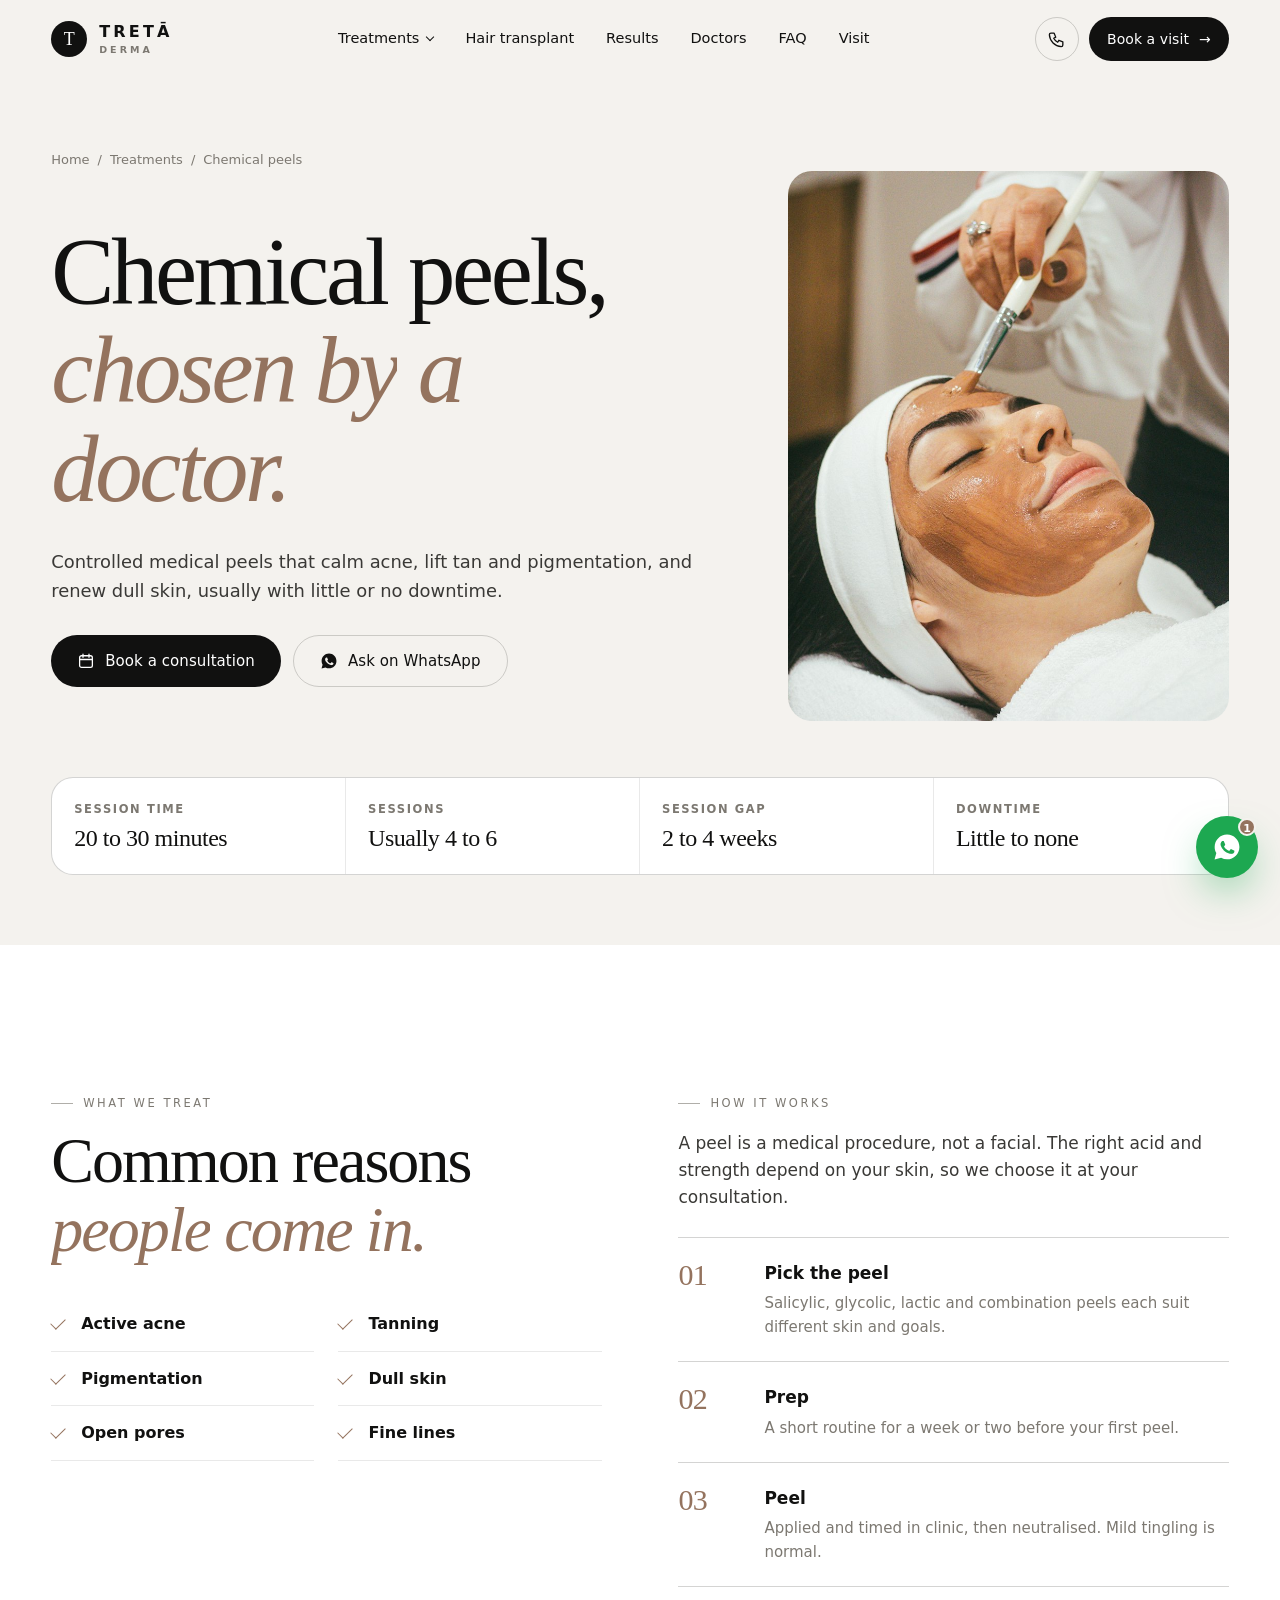
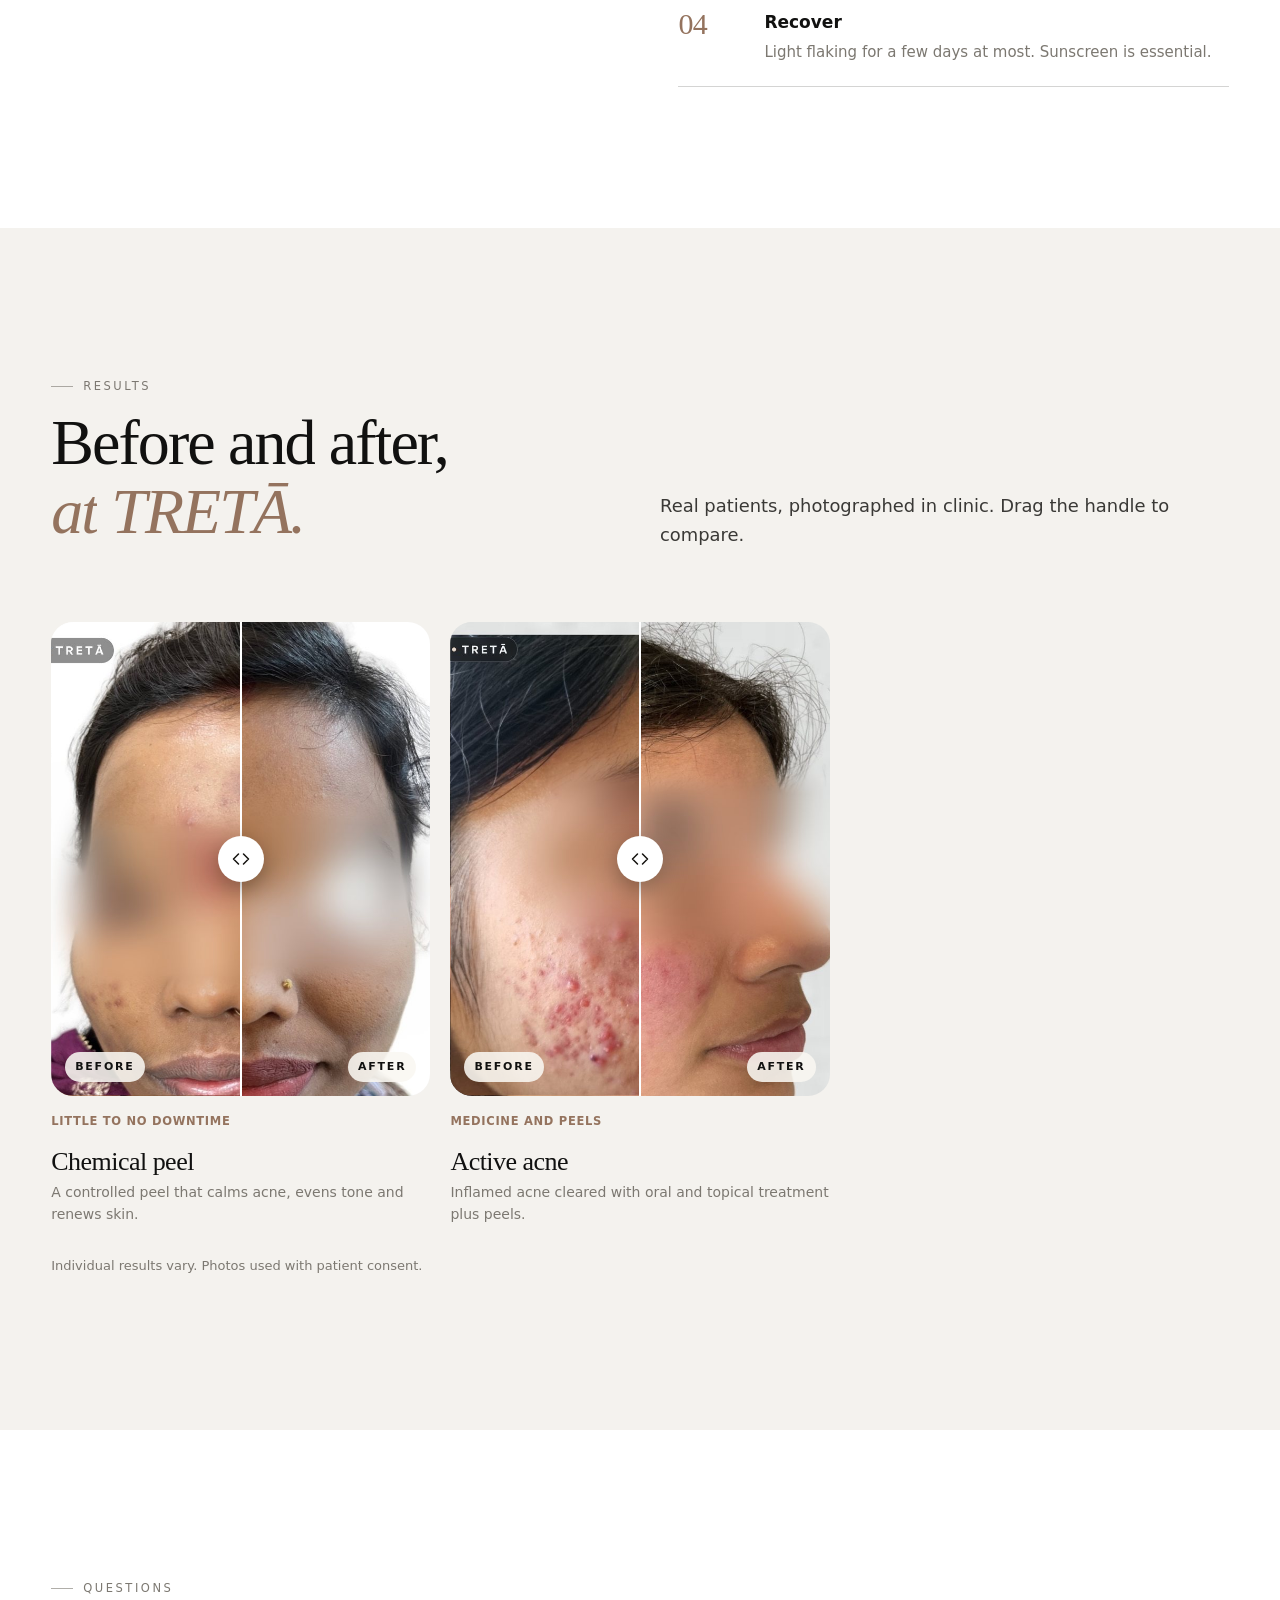
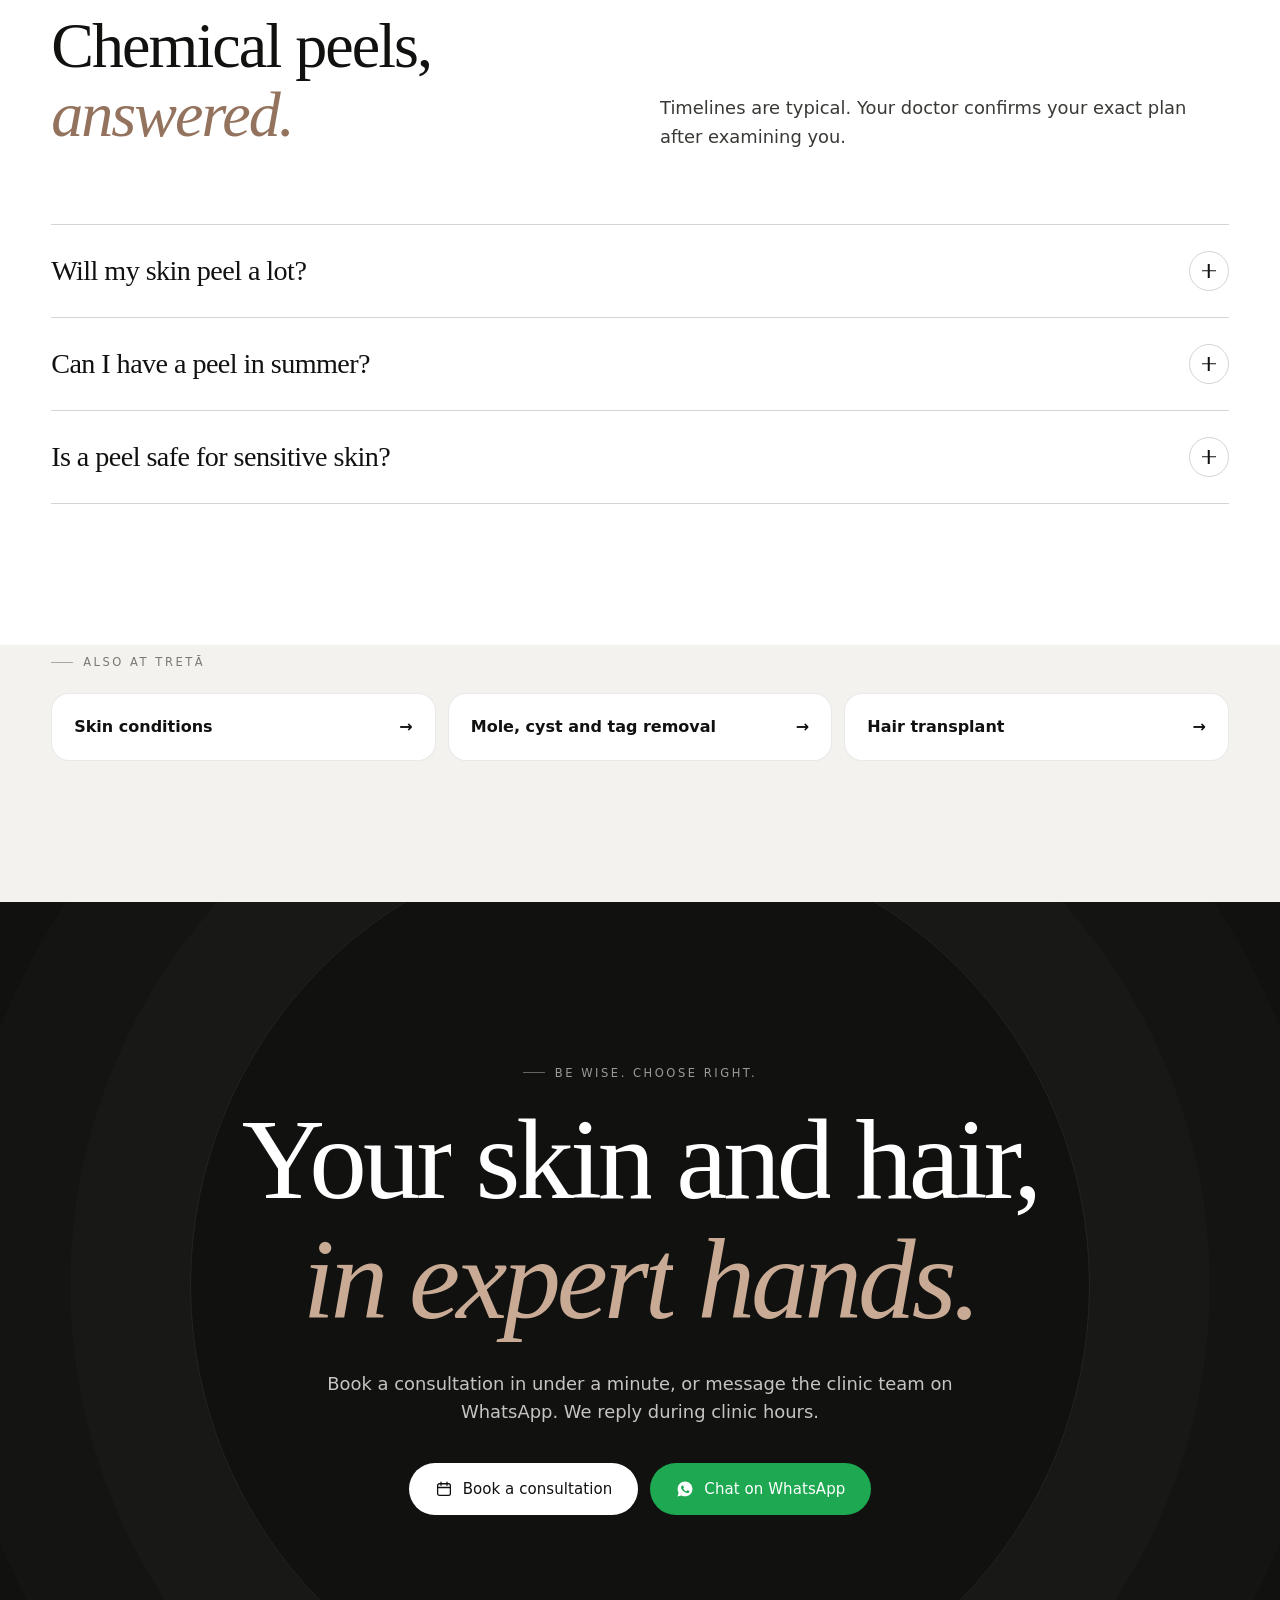
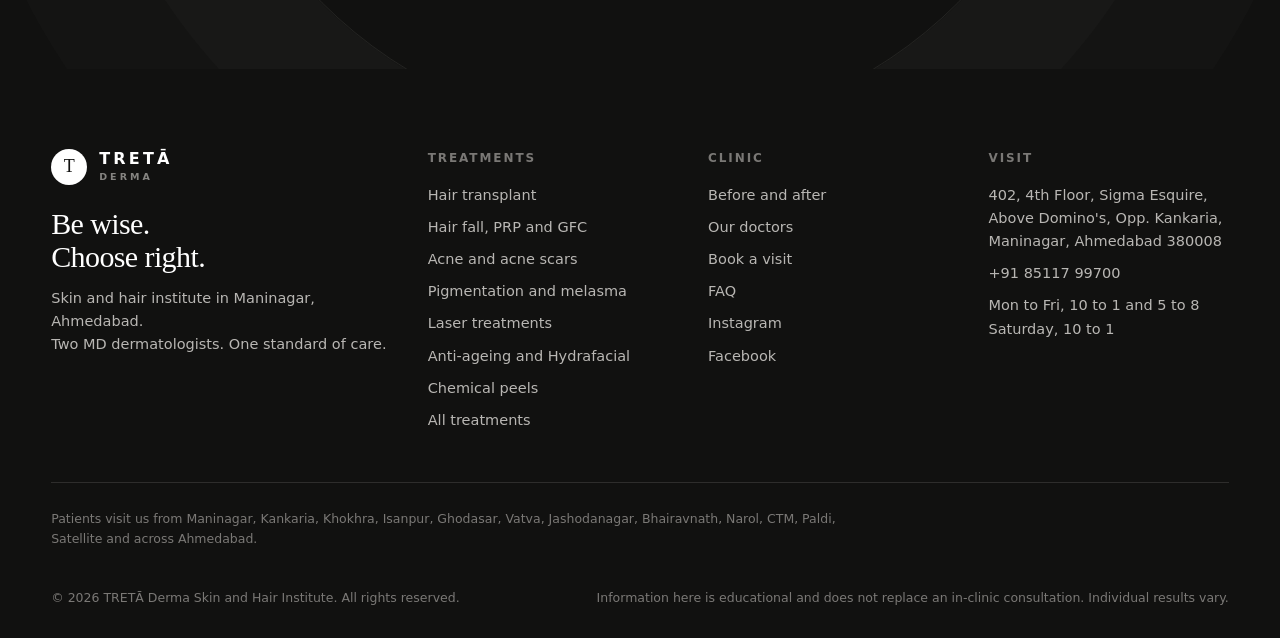
<file: chemical-peels.html>
<!doctype html>
<html lang="en-IN"><head><meta charset="utf-8"><meta name="viewport" content="width=device-width,initial-scale=1,viewport-fit=cover">
<title>Chemical Peels in Ahmedabad for Acne, Tan and Pigmentation | TRETĀ Derma</title><meta name="description" content="Medical chemical peels in Maninagar, Ahmedabad for acne, tanning, pigmentation and dull skin. Chosen by MD dermatologists, with little to no downtime."><link rel="canonical" href="https://nisarg2810.github.io/treta/chemical-peels.html">
<meta name="robots" content="index,follow,max-image-preview:large"><meta name="theme-color" content="#F4F2EE">
<meta name="geo.region" content="IN-GJ"><meta name="geo.placename" content="Maninagar, Ahmedabad">
<meta property="og:type" content="article"><meta property="og:site_name" content="TRETĀ Derma"><meta property="og:locale" content="en_IN">
<meta property="og:title" content="Chemical Peels in Ahmedabad for Acne, Tan and Pigmentation | TRETĀ Derma"><meta property="og:description" content="Medical chemical peels in Maninagar, Ahmedabad for acne, tanning, pigmentation and dull skin. Chosen by MD dermatologists, with little to no downtime."><meta property="og:url" content="https://nisarg2810.github.io/treta/chemical-peels.html">
<meta property="og:image" content="https://nisarg2810.github.io/treta/assets/og.jpg"><meta property="og:image:width" content="1200"><meta property="og:image:height" content="630">
<meta name="twitter:card" content="summary_large_image"><meta name="twitter:title" content="Chemical Peels in Ahmedabad for Acne, Tan and Pigmentation | TRETĀ Derma"><meta name="twitter:description" content="Medical chemical peels in Maninagar, Ahmedabad for acne, tanning, pigmentation and dull skin. Chosen by MD dermatologists, with little to no downtime."><meta name="twitter:image" content="https://nisarg2810.github.io/treta/assets/og.jpg">
<link rel="icon" href="assets/favicon.svg" type="image/svg+xml"><link rel="apple-touch-icon" href="assets/logo-badge.png">
<link rel="preconnect" href="https://api.fontshare.com"><link rel="preconnect" href="https://cdn.fontshare.com" crossorigin>
<link href="https://api.fontshare.com/v2/css?f[]=gambetta@300,301,400&f[]=general-sans@400,500,600&display=swap" rel="stylesheet">
<link rel="stylesheet" href="assets/site.css?v=7">
<script type="application/ld+json">{"@context": "https://schema.org", "@graph": [{"@type": "MedicalWebPage", "name": "Chemical Peels in Ahmedabad for Acne, Tan and Pigmentation | TRETĀ Derma", "url": "https://nisarg2810.github.io/treta/chemical-peels.html", "about": {"@type": "MedicalProcedure", "name": "Chemical peels", "description": "Controlled medical peels that calm acne, lift tan and pigmentation, and renew dull skin, usually with little or no downtime."}, "audience": "https://schema.org/Patient", "inLanguage": "en-IN", "lastReviewed": "2026-10-24", "reviewedBy": {"@type": "Physician", "name": "Dr. Malhar Shah"}, "provider": {"@id": "https://nisarg2810.github.io/treta/#clinic"}}, {"@type": ["MedicalClinic", "MedicalBusiness"], "@id": "https://nisarg2810.github.io/treta/#clinic", "name": "TRETĀ Derma Skin and Hair Institute", "alternateName": ["Treta Derma", "TRETA Derma"], "url": "https://nisarg2810.github.io/treta/", "logo": "https://nisarg2810.github.io/treta/assets/logo-badge.png", "image": "https://nisarg2810.github.io/treta/assets/og.jpg", "telephone": "+918511799700", "medicalSpecialty": "Dermatology", "priceRange": "₹₹", "slogan": "Be wise. Choose right.", "address": {"@type": "PostalAddress", "streetAddress": "402, 4th Floor, Sigma Esquire, Above Domino's, Opp. Kankaria", "addressLocality": "Maninagar, Ahmedabad", "addressRegion": "Gujarat", "postalCode": "380008", "addressCountry": "IN"}, "hasMap": "https://www.google.com/maps/search/?api=1&query=Treta+Derma+Skin+and+Hair+Institute+Sigma+Esquire+Maninagar+Ahmedabad", "areaServed": {"@type": "City", "name": "Ahmedabad"}, "openingHoursSpecification": [{"@type": "OpeningHoursSpecification", "dayOfWeek": ["Monday", "Tuesday", "Wednesday", "Thursday", "Friday"], "opens": "10:00", "closes": "13:00"}, {"@type": "OpeningHoursSpecification", "dayOfWeek": ["Monday", "Tuesday", "Wednesday", "Thursday", "Friday"], "opens": "17:00", "closes": "20:00"}, {"@type": "OpeningHoursSpecification", "dayOfWeek": "Saturday", "opens": "10:00", "closes": "13:00"}], "aggregateRating": {"@type": "AggregateRating", "ratingValue": "5.0", "reviewCount": "101", "bestRating": "5"}, "sameAs": ["https://www.instagram.com/tretaderma/", "https://www.facebook.com/61562841763497"], "availableService": [{"@type": "MedicalProcedure", "name": "Hair transplant", "url": "https://nisarg2810.github.io/treta/hair-transplant-ahmedabad.html"}, {"@type": "MedicalProcedure", "name": "Hair fall, PRP and GFC", "url": "https://nisarg2810.github.io/treta/hair-loss-treatment.html"}, {"@type": "MedicalProcedure", "name": "Acne and acne scars", "url": "https://nisarg2810.github.io/treta/acne-scar-treatment.html"}, {"@type": "MedicalProcedure", "name": "Pigmentation and melasma", "url": "https://nisarg2810.github.io/treta/pigmentation-melasma-treatment.html"}, {"@type": "MedicalProcedure", "name": "Laser treatments", "url": "https://nisarg2810.github.io/treta/laser-treatment-ahmedabad.html"}, {"@type": "MedicalProcedure", "name": "Anti-ageing and Hydrafacial", "url": "https://nisarg2810.github.io/treta/anti-ageing-hydrafacial.html"}, {"@type": "MedicalProcedure", "name": "Chemical peels", "url": "https://nisarg2810.github.io/treta/chemical-peels.html"}, {"@type": "MedicalProcedure", "name": "Skin conditions", "url": "https://nisarg2810.github.io/treta/skin-disease-treatment.html"}, {"@type": "MedicalProcedure", "name": "Mole, cyst and tag removal", "url": "https://nisarg2810.github.io/treta/mole-cyst-skin-tag-removal.html"}]}, {"@type": "FAQPage", "mainEntity": [{"@type": "Question", "name": "Will my skin peel a lot?", "acceptedAnswer": {"@type": "Answer", "text": "Most medical peels cause light flaking for 2 to 4 days at most. Many cause none at all."}}, {"@type": "Question", "name": "Can I have a peel in summer?", "acceptedAnswer": {"@type": "Answer", "text": "Yes, with strict sun protection. Your doctor may choose a gentler peel."}}, {"@type": "Question", "name": "Is a peel safe for sensitive skin?", "acceptedAnswer": {"@type": "Answer", "text": "Often yes, with a mild peel and proper prep. We decide after examining your skin."}}]}, {"@type": "BreadcrumbList", "itemListElement": [{"@type": "ListItem", "position": 1, "name": "Home", "item": "https://nisarg2810.github.io/treta/"}, {"@type": "ListItem", "position": 2, "name": "Treatments", "item": "https://nisarg2810.github.io/treta/treatments.html"}, {"@type": "ListItem", "position": 3, "name": "Chemical peels", "item": "https://nisarg2810.github.io/treta/chemical-peels.html"}]}]}</script>
</head><body>
<a class="skip" href="#main">Skip to content</a>
<header class="hdr"><div class="wrap"><a class="brand" href="./" aria-label="TRETĀ Derma home"><span class="mark" aria-hidden="true">T</span><span class="wm"><b>TRETĀ</b><span>Derma</span></span></a>
<nav class="nav" aria-label="Main"><div class="dd"><button type="button" aria-expanded="false">Treatments</button><div class="dd-menu"><a href="hair-transplant-ahmedabad.html"><span class="ic" aria-hidden="true"><svg viewBox="0 0 24 24"><path d="M3 20.5h18"/><path d="M7 20.5c0-5 .8-9 2.5-13M11.5 20.5c0-6 .4-10.5 1.4-15M16 20.5c0-4.6 1-8.3 3-11.5"/><circle cx="9.5" cy="7.5" r=".9"/><circle cx="12.9" cy="5.5" r=".9"/><circle cx="19" cy="9" r=".9"/></svg></span><span><b>Hair transplant</b><small>FUE and DHI, natural and lifelong</small></span></a><a href="hair-loss-treatment.html"><span class="ic" aria-hidden="true"><svg viewBox="0 0 24 24"><path d="M14.5 3.5l6 6M17.5 6.5 8 16l-2.5.5.5-2.5 9.5-9.5M5.5 18.5 3 21"/><path d="M10.5 9.5l4 4"/></svg></span><span><b>Hair fall, PRP and GFC</b><small>Diagnose the cause, then regrow</small></span></a><a href="acne-scar-treatment.html"><span class="ic" aria-hidden="true"><svg viewBox="0 0 24 24"><path d="M12 3c4.4 0 7.5 3.4 7.5 8.2 0 5-3.4 9.8-7.5 9.8s-7.5-4.8-7.5-9.8C4.5 6.4 7.6 3 12 3Z"/><circle cx="9" cy="11" r=".9"/><circle cx="14.5" cy="9.5" r=".9"/><circle cx="13.5" cy="14.5" r=".9"/><circle cx="9.5" cy="15.5" r=".6"/></svg></span><span><b>Acne and acne scars</b><small>Clear skin, smoother texture</small></span></a><a href="pigmentation-melasma-treatment.html"><span class="ic" aria-hidden="true"><svg viewBox="0 0 24 24"><circle cx="12" cy="12" r="4.2"/><path d="M12 2.5v2.2M12 19.3v2.2M2.5 12h2.2M19.3 12h2.2M5.3 5.3l1.6 1.6M17.1 17.1l1.6 1.6M5.3 18.7l1.6-1.6M17.1 6.9l1.6-1.6"/></svg></span><span><b>Pigmentation and melasma</b><small>Even, luminous tone</small></span></a><a href="laser-treatment-ahmedabad.html"><span class="ic" aria-hidden="true"><svg viewBox="0 0 24 24"><rect x="3" y="9" width="9" height="6" rx="1.5"/><path d="M12 12h3"/><path d="M16.5 12h5M17.5 8.5l3.5-2M17.5 15.5l3.5 2"/></svg></span><span><b>Laser treatments</b><small>Hair reduction, tattoo, toning</small></span></a><a href="anti-ageing-hydrafacial.html"><span class="ic" aria-hidden="true"><svg viewBox="0 0 24 24"><path d="M12 3c4 0 7 3.1 7 7.6 0 3.2-1.2 6.2-3.4 8.2a5.3 5.3 0 0 1-7.2 0C6.2 16.8 5 13.8 5 10.6 5 6.1 8 3 12 3Z"/><path d="M9.2 10.5h.01M14.8 10.5h.01M9.8 14.8c1.3 1 3.1 1 4.4 0"/><path d="M19.5 4.5l1-1M20.5 7h1.2"/></svg></span><span><b>Anti-ageing and Hydrafacial</b><small>Firm, fresh, rested skin</small></span></a><a href="chemical-peels.html"><span class="ic" aria-hidden="true"><svg viewBox="0 0 24 24"><path d="M12 3.2s5.8 6.3 5.8 10.2a5.8 5.8 0 0 1-11.6 0C6.2 9.5 12 3.2 12 3.2Z"/><path d="M9 14.5a3 3 0 0 0 3 3"/></svg></span><span><b>Chemical peels</b><small>Renewal with little downtime</small></span></a><a href="skin-disease-treatment.html"><span class="ic" aria-hidden="true"><svg viewBox="0 0 24 24"><path d="M12 3 4.5 6v5.5c0 4.6 3.2 8.4 7.5 9.5 4.3-1.1 7.5-4.9 7.5-9.5V6L12 3Z"/><path d="M9 12h6M12 9v6"/></svg></span><span><b>Skin conditions</b><small>Eczema, psoriasis, vitiligo, more</small></span></a><a href="mole-cyst-skin-tag-removal.html"><span class="ic" aria-hidden="true"><svg viewBox="0 0 24 24"><path d="M4 20l6.5-6.5M10.5 13.5l7.8-7.8a1.8 1.8 0 0 0-2.5-2.5L8 11l2.5 2.5Z"/><path d="M14 5l5 5"/></svg></span><span><b>Mole, cyst and tag removal</b><small>Minor skin surgery, same day</small></span></a></div></div>
<a href="hair-transplant-ahmedabad.html">Hair transplant</a><a href="results.html">Results</a><a href="doctors.html">Doctors</a><a href="./#faq">FAQ</a><a href="./#visit">Visit</a></nav>
<div class="hdr-cta"><a class="icon-btn" href="tel:+918511799700" aria-label="Call the clinic"><svg viewBox="0 0 24 24" fill="none" stroke="currentColor" stroke-width="1.7" stroke-linecap="round" stroke-linejoin="round" aria-hidden="true"><path d="M5 4h4l2 5-2.5 1.5a11 11 0 0 0 5 5L15 13l5 2v4a2 2 0 0 1-2 2A16 16 0 0 1 3 6a2 2 0 0 1 2-2"/></svg></a><a class="btn btn-ink" href="book.html" data-book="">Book a visit <span class="arrow">→</span></a>
<button class="icon-btn burger" type="button" aria-label="Open menu" aria-expanded="false"><svg viewBox="0 0 24 24" fill="none" stroke="currentColor" stroke-width="1.7"><path d="M4 8h16M4 16h16"/></svg></button></div></div></header>
<div class="mnav" aria-label="Mobile menu"><a href="./">Home</a><a href="treatments.html">Treatments</a><div class="sub"><a href="hair-transplant-ahmedabad.html">Hair transplant</a><a href="hair-loss-treatment.html">Hair fall, PRP and GFC</a><a href="acne-scar-treatment.html">Acne and acne scars</a><a href="pigmentation-melasma-treatment.html">Pigmentation and melasma</a><a href="laser-treatment-ahmedabad.html">Laser treatments</a><a href="anti-ageing-hydrafacial.html">Anti-ageing and Hydrafacial</a><a href="chemical-peels.html">Chemical peels</a><a href="skin-disease-treatment.html">Skin conditions</a><a href="mole-cyst-skin-tag-removal.html">Mole, cyst and tag removal</a></div><a href="results.html">Results</a><a href="doctors.html">Doctors</a><a href="./#faq">FAQ</a><a href="./#visit">Visit us</a><a class="btn btn-ink" href="book.html">Book a visit</a></div>
<main id="main">
<section class="phero"><div class="wrap"><nav class="crumbs" aria-label="Breadcrumb"><a href="./">Home</a><span>/</span><a href="treatments.html">Treatments</a><span>/</span><span aria-current="page">Chemical peels</span></nav>
<div class="phero-grid"><div><h1 class="display split">Chemical peels, <em>chosen by a doctor.</em></h1><p class="lead rv">Controlled medical peels that calm acne, lift tan and pigmentation, and renew dull skin, usually with little or no downtime.</p>
<div class="hero-ctas rv d1" style="margin-top:30px"><a class="btn btn-ink" href="book.html" data-book=""><svg viewBox="0 0 24 24" fill="none" stroke="currentColor" stroke-width="1.7" stroke-linecap="round" aria-hidden="true"><rect x="3.5" y="5" width="17" height="15.5" rx="2.5"/><path d="M3.5 10h17M8 3v4M16 3v4"/></svg> Book a consultation</a><a class="btn btn-line" href="https://wa.me/918511799700" data-chat=""><svg viewBox="0 0 24 24" fill="currentColor" aria-hidden="true"><path d="M12.04 2C6.58 2 2.13 6.45 2.13 11.91c0 1.75.46 3.45 1.32 4.95L2.05 22l5.25-1.38a9.9 9.9 0 0 0 4.74 1.21c5.46 0 9.91-4.45 9.91-9.91C21.95 6.45 17.5 2 12.04 2Zm5.8 14.13c-.24.68-1.42 1.32-1.95 1.36-.5.05-.97.24-3.27-.68-2.77-1.09-4.52-3.92-4.66-4.1-.13-.18-1.120-1.49-1.12-2.84 0-1.35.71-2.01.96-2.29.25-.27.55-.34.73-.34l.52.01c.17.01.39-.06.61.47.24.55.79 1.9.86 2.04.07.14.11.3.02.48-.09.18-.14.3-.27.46-.14.16-.29.36-.41.48-.14.14-.28.29-.12.56.16.27.71 1.17 1.52 1.9 1.05.93 1.93 1.22 2.2 1.36.27.14.43.11.59-.07.16-.18.68-.79.86-1.06.18-.27.36-.23.61-.14.25.09 1.59.75 1.86.89.27.14.45.2.52.32.07.11.07.66-.17 1.33Z"/></svg> Ask on WhatsApp</a></div></div>
<div class="phero-img rv d2"><img src="assets/photo/peel.jpg" alt="Chemical peel being applied" loading="lazy" decoding="async"></div></div><div class="glance strip rv"><div><small>Session time</small><b>20 to 30 minutes</b></div><div><small>Sessions</small><b>Usually 4 to 6</b></div><div><small>Session gap</small><b>2 to 4 weeks</b></div><div><small>Downtime</small><b>Little to none</b></div></div></div></section>
<section class="sec paper"><div class="wrap two"><div><span class="eyebrow">What we treat</span><h2 class="h2 split" style="margin:16px 0 30px">Common reasons<br><em>people come in.</em></h2><ul class="ticks rv"><li>Active acne</li><li>Tanning</li><li>Pigmentation</li><li>Dull skin</li><li>Open pores</li><li>Fine lines</li></ul></div>
<div><span class="eyebrow">How it works</span><div class="prose rv" style="margin:16px 0 26px"><p>A peel is a medical procedure, not a facial. The right acid and strength depend on your skin, so we choose it at your consultation.</p></div><div class="how"><div class="rv"><b>01</b><div><h3>Pick the peel</h3><p>Salicylic, glycolic, lactic and combination peels each suit different skin and goals.</p></div></div><div class="rv"><b>02</b><div><h3>Prep</h3><p>A short routine for a week or two before your first peel.</p></div></div><div class="rv"><b>03</b><div><h3>Peel</h3><p>Applied and timed in clinic, then neutralised. Mild tingling is normal.</p></div></div><div class="rv"><b>04</b><div><h3>Recover</h3><p>Light flaking for a few days at most. Sunscreen is essential.</p></div></div></div></div></div></section>
<section class="sec"><div class="wrap"><div class="sec-hd"><div><span class="eyebrow">Results</span><h2 class="h2 split">Before and after,<br><em>at TRETĀ.</em></h2></div><p class="lead rv">Real patients, photographed in clinic. Drag the handle to compare.</p></div><div class="grid-res" id="res-chemical-peels"><article class="res rv d0" data-cat="procedure"><div class="ba "><img src="assets/ba/chemical-peel-after.jpg?v=4" alt="Chemical peel after treatment at TRETĀ Derma" loading="lazy" decoding="async" width="900" height="1000"><div class="b4"><img src="assets/ba/chemical-peel-before.jpg?v=4" alt="Chemical peel before treatment" loading="lazy" decoding="async" width="900" height="1000"></div><span class="tag l">Before</span><span class="tag r">After</span><span class="handle"></span><input type="range" min="0" max="100" value="50" aria-label="Compare before and after: Chemical peel"></div><span class="chip">Little to no downtime</span><h3>Chemical peel</h3><p>A controlled peel that calms acne, evens tone and renews skin.</p></article><article class="res rv d1" data-cat="skin"><div class="ba "><img src="assets/ba/acne-after.jpg?v=4" alt="Active acne after treatment at TRETĀ Derma" loading="lazy" decoding="async" width="900" height="1000"><div class="b4"><img src="assets/ba/acne-before.jpg?v=4" alt="Active acne before treatment" loading="lazy" decoding="async" width="900" height="1000"></div><span class="tag l">Before</span><span class="tag r">After</span><span class="handle"></span><input type="range" min="0" max="100" value="50" aria-label="Compare before and after: Active acne"></div><span class="chip">Medicine and peels</span><h3>Active acne</h3><p>Inflamed acne cleared with oral and topical treatment plus peels.</p></article></div><p class="res-note">Individual results vary. Photos used with patient consent.</p></div></section>
<section class="sec paper"><div class="wrap"><div class="sec-hd"><div><span class="eyebrow">Questions</span><h2 class="h2 split">Chemical peels,<br><em>answered.</em></h2></div><p class="lead rv">Timelines are typical. Your doctor confirms your exact plan after examining you.</p></div><div class="faq"><details class="rv"><summary>Will my skin peel a lot?<i aria-hidden="true"></i></summary><div class="a"><p>Most medical peels cause light flaking for 2 to 4 days at most. Many cause none at all.</p></div></details><details class="rv"><summary>Can I have a peel in summer?<i aria-hidden="true"></i></summary><div class="a"><p>Yes, with strict sun protection. Your doctor may choose a gentler peel.</p></div></details><details class="rv"><summary>Is a peel safe for sensitive skin?<i aria-hidden="true"></i></summary><div class="a"><p>Often yes, with a mild peel and proper prep. We decide after examining your skin.</p></div></details></div></div></section>
<section class="sec" style="padding-top:0"><div class="wrap"><span class="eyebrow">Also at TRETĀ</span><div class="related" style="margin-top:22px"><a href="skin-disease-treatment.html">Skin conditions <span class="arrow">→</span></a><a href="mole-cyst-skin-tag-removal.html">Mole, cyst and tag removal <span class="arrow">→</span></a><a href="hair-transplant-ahmedabad.html">Hair transplant <span class="arrow">→</span></a></div></div></section>
<section class="cta ink"><div class="wrap"><span class="eyebrow">Be wise. Choose right.</span><h2 class="display split" style="margin-top:22px">Your skin and hair,<br><em>in expert hands.</em></h2>
<p class="lead" style="margin-left:auto;margin-right:auto">Book a consultation in under a minute, or message the clinic team on WhatsApp. We reply during clinic hours.</p><div class="row"><a class="btn btn-paper" href="book.html" data-book=""><svg viewBox="0 0 24 24" fill="none" stroke="currentColor" stroke-width="1.7" stroke-linecap="round" aria-hidden="true"><rect x="3.5" y="5" width="17" height="15.5" rx="2.5"/><path d="M3.5 10h17M8 3v4M16 3v4"/></svg> Book a consultation</a><a class="btn btn-wa" href="https://wa.me/918511799700" data-chat=""><svg viewBox="0 0 24 24" fill="currentColor" aria-hidden="true"><path d="M12.04 2C6.58 2 2.13 6.45 2.13 11.91c0 1.75.46 3.45 1.32 4.95L2.05 22l5.25-1.38a9.9 9.9 0 0 0 4.74 1.21c5.46 0 9.91-4.45 9.91-9.91C21.95 6.45 17.5 2 12.04 2Zm5.8 14.13c-.24.68-1.42 1.32-1.95 1.36-.5.05-.97.24-3.27-.68-2.77-1.09-4.52-3.92-4.66-4.1-.13-.18-1.120-1.49-1.12-2.84 0-1.35.71-2.01.96-2.29.25-.27.55-.34.73-.34l.52.01c.17.01.39-.06.61.47.24.55.79 1.9.86 2.04.07.14.11.3.02.48-.09.18-.14.3-.27.46-.14.16-.29.36-.41.48-.14.14-.28.29-.12.56.16.27.71 1.17 1.52 1.9 1.05.93 1.93 1.22 2.2 1.36.27.14.43.11.59-.07.16-.18.68-.79.86-1.06.18-.27.36-.23.61-.14.25.09 1.59.75 1.86.89.27.14.45.2.52.32.07.11.07.66-.17 1.33Z"/></svg> Chat on WhatsApp</a></div></div></section></main>
<footer class="ftr"><div class="wrap"><div class="fgrid">
<div><a class="brand" href="./" aria-label="TRETĀ Derma home"><span class="mark" aria-hidden="true">T</span><span class="wm"><b>TRETĀ</b><span>Derma</span></span></a><p class="tag">Be wise.<br>Choose right.</p><p>Skin and hair institute in Maninagar, Ahmedabad.<br>Two MD dermatologists. One standard of care.</p></div>
<div><h4>Treatments</h4><ul><li><a href="hair-transplant-ahmedabad.html">Hair transplant</a></li><li><a href="hair-loss-treatment.html">Hair fall, PRP and GFC</a></li><li><a href="acne-scar-treatment.html">Acne and acne scars</a></li><li><a href="pigmentation-melasma-treatment.html">Pigmentation and melasma</a></li><li><a href="laser-treatment-ahmedabad.html">Laser treatments</a></li><li><a href="anti-ageing-hydrafacial.html">Anti-ageing and Hydrafacial</a></li><li><a href="chemical-peels.html">Chemical peels</a></li><li><a href="treatments.html">All treatments</a></li></ul></div>
<div><h4>Clinic</h4><ul><li><a href="results.html">Before and after</a></li><li><a href="doctors.html">Our doctors</a></li><li><a href="book.html">Book a visit</a></li><li><a href="./#faq">FAQ</a></li><li><a href="https://www.instagram.com/tretaderma/" target="_blank" rel="noopener">Instagram</a></li><li><a href="https://www.facebook.com/61562841763497" target="_blank" rel="noopener">Facebook</a></li></ul></div>
<div><h4>Visit</h4><ul><li>402, 4th Floor, Sigma Esquire,<br>Above Domino's, Opp. Kankaria,<br>Maninagar, Ahmedabad 380008</li><li><a href="tel:+918511799700">+91 85117 99700</a></li><li>Mon to Fri, 10 to 1 and 5 to 8<br>Saturday, 10 to 1</li></ul></div></div>
<p class="areas">Patients visit us from Maninagar, Kankaria, Khokhra, Isanpur, Ghodasar, Vatva, Jashodanagar, Bhairavnath, Narol, CTM, Paldi, Satellite and across Ahmedabad.</p>
<div class="fbase"><span>© 2026 TRETĀ Derma Skin and Hair Institute. All rights reserved.</span><span>Information here is educational and does not replace an in-clinic consultation. Individual results vary.</span></div></div></footer>
<nav class="mbar" aria-label="Quick actions"><a href="tel:+918511799700"><svg viewBox="0 0 24 24" fill="none" stroke="currentColor" stroke-width="1.7" stroke-linecap="round" stroke-linejoin="round" aria-hidden="true"><path d="M5 4h4l2 5-2.5 1.5a11 11 0 0 0 5 5L15 13l5 2v4a2 2 0 0 1-2 2A16 16 0 0 1 3 6a2 2 0 0 1 2-2"/></svg> Call</a><a href="#" data-chat=""><svg viewBox="0 0 24 24" fill="currentColor" aria-hidden="true"><path d="M12.04 2C6.58 2 2.13 6.45 2.13 11.91c0 1.75.46 3.45 1.32 4.95L2.05 22l5.25-1.38a9.9 9.9 0 0 0 4.74 1.21c5.46 0 9.91-4.45 9.91-9.91C21.95 6.45 17.5 2 12.04 2Zm5.8 14.13c-.24.68-1.42 1.32-1.95 1.36-.5.05-.97.24-3.27-.68-2.77-1.09-4.52-3.92-4.66-4.1-.13-.18-1.120-1.49-1.12-2.84 0-1.35.71-2.01.96-2.29.25-.27.55-.34.73-.34l.52.01c.17.01.39-.06.61.47.24.55.79 1.9.86 2.04.07.14.11.3.02.48-.09.18-.14.3-.27.46-.14.16-.29.36-.41.48-.14.14-.28.29-.12.56.16.27.71 1.17 1.52 1.9 1.05.93 1.93 1.22 2.2 1.36.27.14.43.11.59-.07.16-.18.68-.79.86-1.06.18-.27.36-.23.61-.14.25.09 1.59.75 1.86.89.27.14.45.2.52.32.07.11.07.66-.17 1.33Z"/></svg> Chat</a><button class="b" type="button" data-book=""><svg viewBox="0 0 24 24" fill="none" stroke="currentColor" stroke-width="1.7" stroke-linecap="round" aria-hidden="true"><rect x="3.5" y="5" width="17" height="15.5" rx="2.5"/><path d="M3.5 10h17M8 3v4M16 3v4"/></svg> Book</button></nav>
<dialog class="book" id="book-dialog" aria-label="Book a consultation"><div class="book-shell"></div></dialog>
<script>window.TRETA_ICONS={"acne": "<svg viewBox=\"0 0 24 24\"><path d=\"M12 3c4.4 0 7.5 3.4 7.5 8.2 0 5-3.4 9.8-7.5 9.8s-7.5-4.8-7.5-9.8C4.5 6.4 7.6 3 12 3Z\"/><circle cx=\"9\" cy=\"11\" r=\".9\"/><circle cx=\"14.5\" cy=\"9.5\" r=\".9\"/><circle cx=\"13.5\" cy=\"14.5\" r=\".9\"/><circle cx=\"9.5\" cy=\"15.5\" r=\".6\"/></svg>", "glow": "<svg viewBox=\"0 0 24 24\"><circle cx=\"12\" cy=\"12\" r=\"4.2\"/><path d=\"M12 2.5v2.2M12 19.3v2.2M2.5 12h2.2M19.3 12h2.2M5.3 5.3l1.6 1.6M17.1 17.1l1.6 1.6M5.3 18.7l1.6-1.6M17.1 6.9l1.6-1.6\"/></svg>", "peel": "<svg viewBox=\"0 0 24 24\"><path d=\"M12 3.2s5.8 6.3 5.8 10.2a5.8 5.8 0 0 1-11.6 0C6.2 9.5 12 3.2 12 3.2Z\"/><path d=\"M9 14.5a3 3 0 0 0 3 3\"/></svg>", "laser": "<svg viewBox=\"0 0 24 24\"><rect x=\"3\" y=\"9\" width=\"9\" height=\"6\" rx=\"1.5\"/><path d=\"M12 12h3\"/><path d=\"M16.5 12h5M17.5 8.5l3.5-2M17.5 15.5l3.5 2\"/></svg>", "face": "<svg viewBox=\"0 0 24 24\"><path d=\"M12 3c4 0 7 3.1 7 7.6 0 3.2-1.2 6.2-3.4 8.2a5.3 5.3 0 0 1-7.2 0C6.2 16.8 5 13.8 5 10.6 5 6.1 8 3 12 3Z\"/><path d=\"M9.2 10.5h.01M14.8 10.5h.01M9.8 14.8c1.3 1 3.1 1 4.4 0\"/><path d=\"M19.5 4.5l1-1M20.5 7h1.2\"/></svg>", "tattoo": "<svg viewBox=\"0 0 24 24\"><path d=\"M4 20l6.5-6.5M10.5 13.5l7.8-7.8a1.8 1.8 0 0 0-2.5-2.5L8 11l2.5 2.5Z\"/><path d=\"M14 5l5 5\"/></svg>", "transplant": "<svg viewBox=\"0 0 24 24\"><path d=\"M3 20.5h18\"/><path d=\"M7 20.5c0-5 .8-9 2.5-13M11.5 20.5c0-6 .4-10.5 1.4-15M16 20.5c0-4.6 1-8.3 3-11.5\"/><circle cx=\"9.5\" cy=\"7.5\" r=\".9\"/><circle cx=\"12.9\" cy=\"5.5\" r=\".9\"/><circle cx=\"19\" cy=\"9\" r=\".9\"/></svg>", "prp": "<svg viewBox=\"0 0 24 24\"><path d=\"M14.5 3.5l6 6M17.5 6.5 8 16l-2.5.5.5-2.5 9.5-9.5M5.5 18.5 3 21\"/><path d=\"M10.5 9.5l4 4\"/></svg>", "derm": "<svg viewBox=\"0 0 24 24\"><path d=\"M12 3 4.5 6v5.5c0 4.6 3.2 8.4 7.5 9.5 4.3-1.1 7.5-4.9 7.5-9.5V6L12 3Z\"/><path d=\"M9 12h6M12 9v6\"/></svg>"};</script><script src="assets/site.js?v=7" defer></script>
</body></html>
</file>
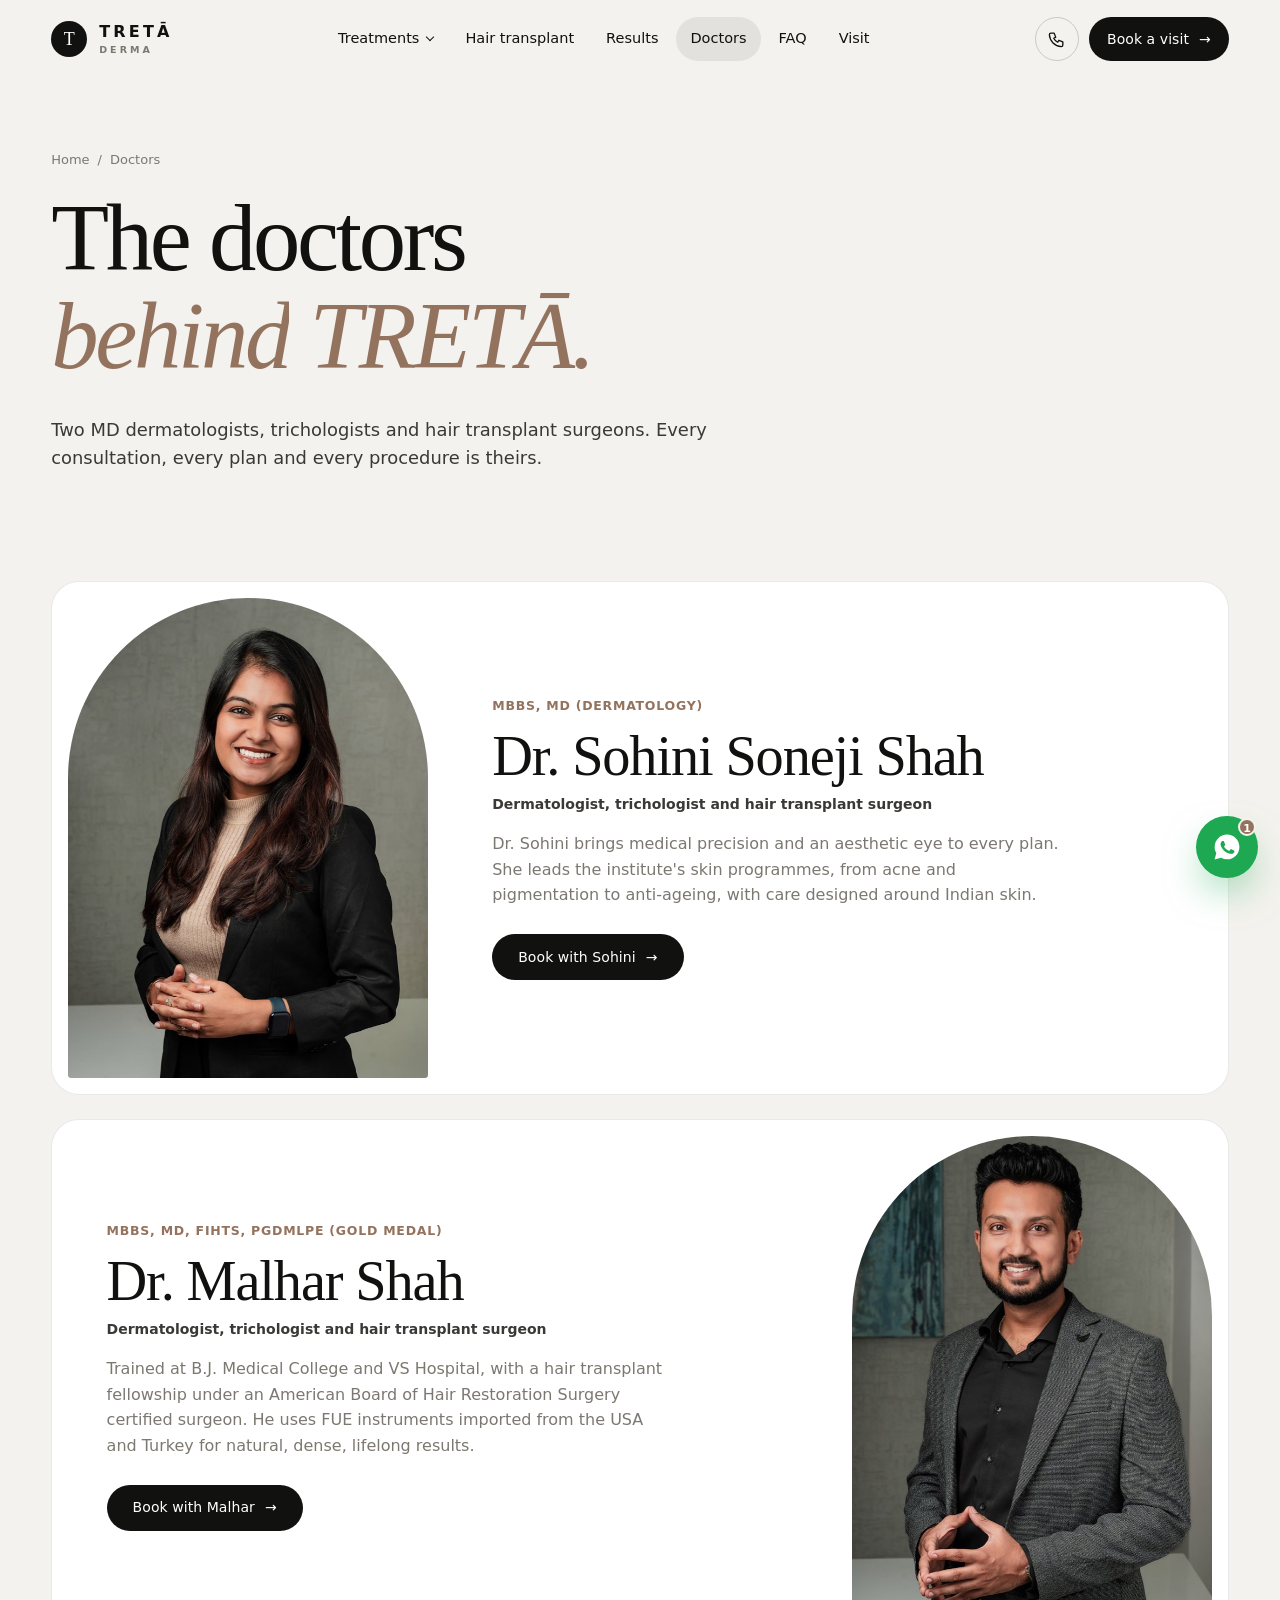
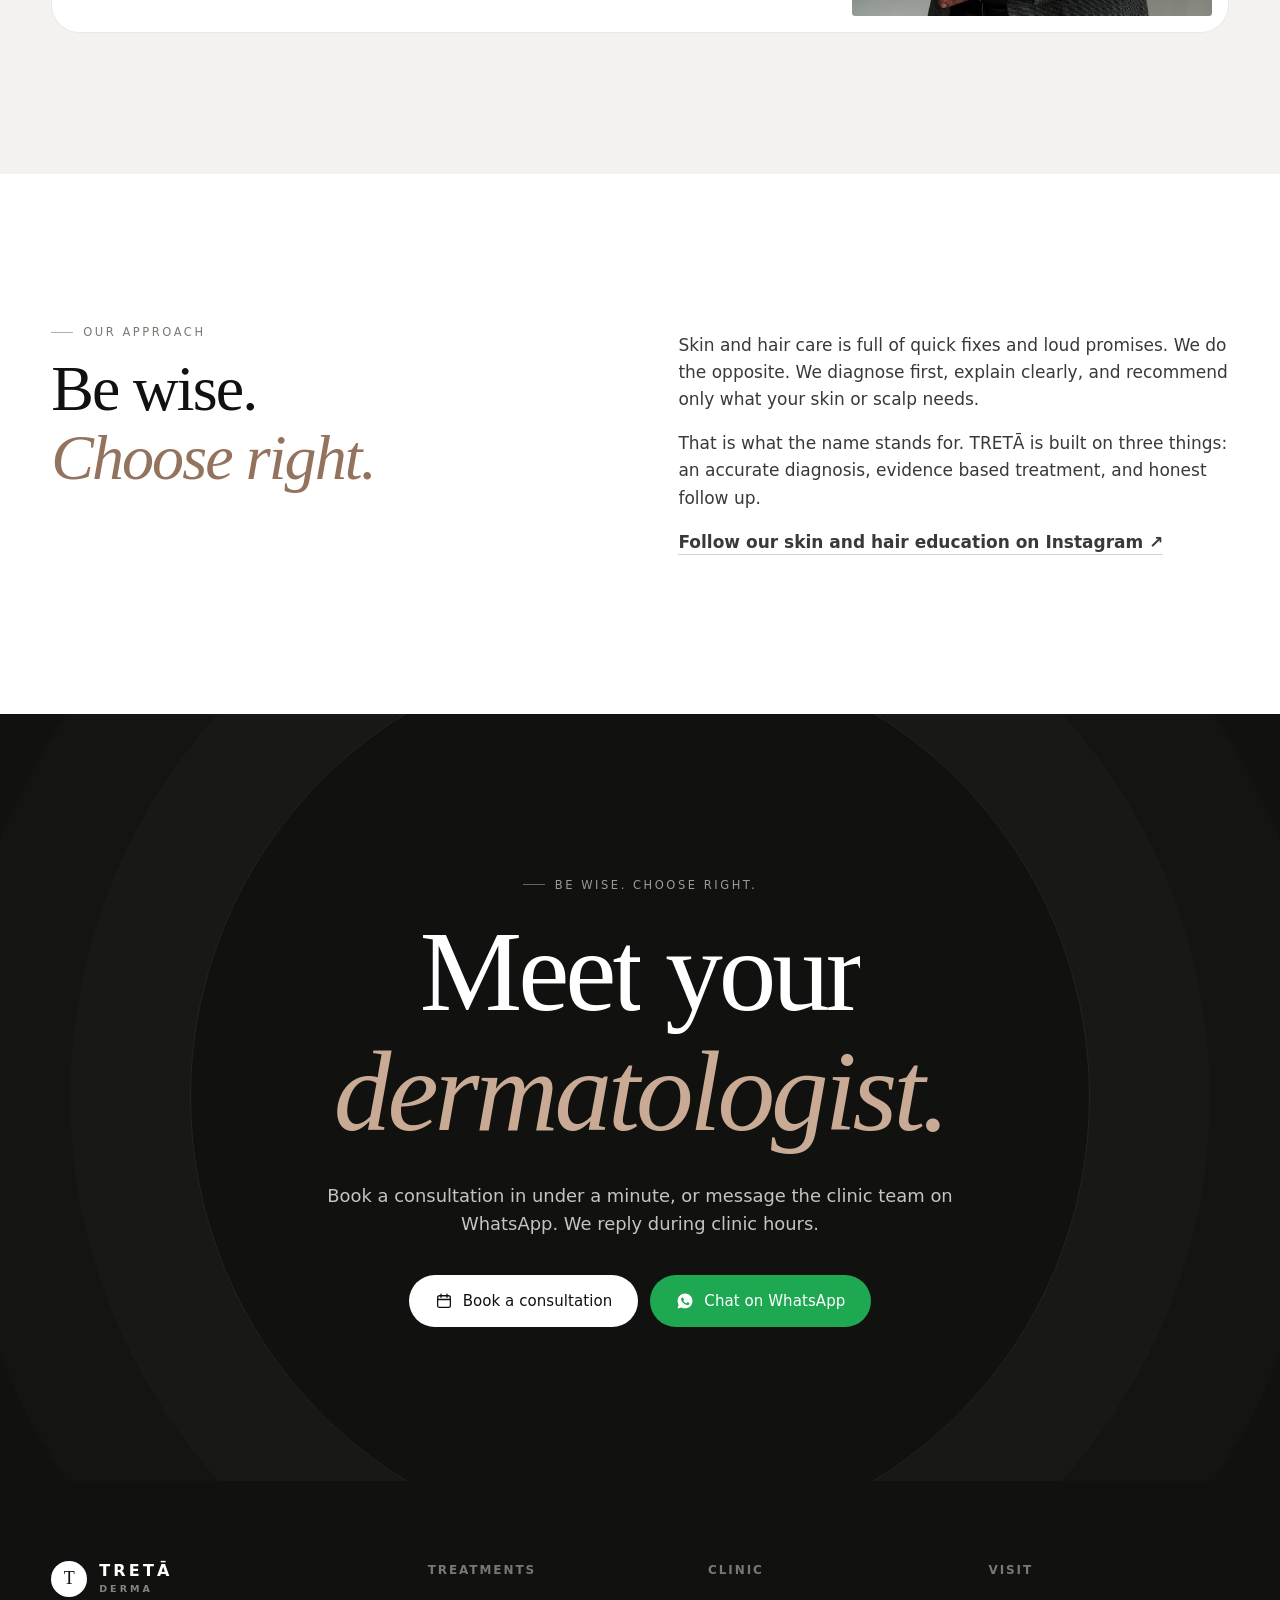
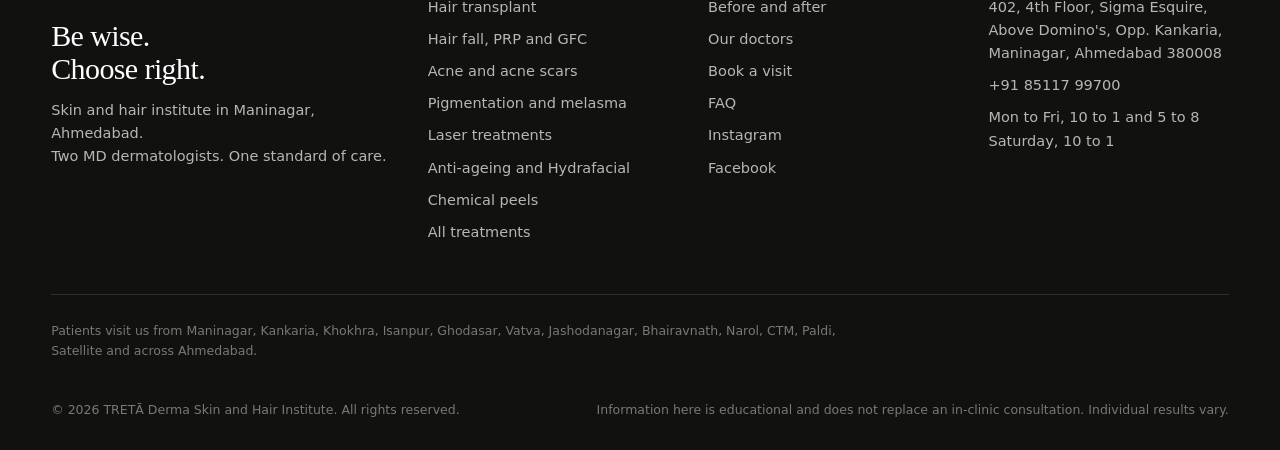
<file: doctors.html>
<!doctype html>
<html lang="en-IN"><head><meta charset="utf-8"><meta name="viewport" content="width=device-width,initial-scale=1,viewport-fit=cover">
<title>Dr. Malhar Shah and Dr. Sohini Soneji Shah | Dermatologists in Ahmedabad | TRETĀ Derma</title><meta name="description" content="Meet Dr. Malhar Shah (MD, FIHTS) and Dr. Sohini Soneji Shah (MD Dermatology), dermatologists, trichologists and hair transplant surgeons at TRETĀ Derma, Maninagar, Ahmedabad."><link rel="canonical" href="https://nisarg2810.github.io/treta/doctors.html">
<meta name="robots" content="index,follow,max-image-preview:large"><meta name="theme-color" content="#F4F2EE">
<meta name="geo.region" content="IN-GJ"><meta name="geo.placename" content="Maninagar, Ahmedabad">
<meta property="og:type" content="website"><meta property="og:site_name" content="TRETĀ Derma"><meta property="og:locale" content="en_IN">
<meta property="og:title" content="Dr. Malhar Shah and Dr. Sohini Soneji Shah | Dermatologists in Ahmedabad | TRETĀ Derma"><meta property="og:description" content="Meet Dr. Malhar Shah (MD, FIHTS) and Dr. Sohini Soneji Shah (MD Dermatology), dermatologists, trichologists and hair transplant surgeons at TRETĀ Derma, Maninagar, Ahmedabad."><meta property="og:url" content="https://nisarg2810.github.io/treta/doctors.html">
<meta property="og:image" content="https://nisarg2810.github.io/treta/assets/og.jpg"><meta property="og:image:width" content="1200"><meta property="og:image:height" content="630">
<meta name="twitter:card" content="summary_large_image"><meta name="twitter:title" content="Dr. Malhar Shah and Dr. Sohini Soneji Shah | Dermatologists in Ahmedabad | TRETĀ Derma"><meta name="twitter:description" content="Meet Dr. Malhar Shah (MD, FIHTS) and Dr. Sohini Soneji Shah (MD Dermatology), dermatologists, trichologists and hair transplant surgeons at TRETĀ Derma, Maninagar, Ahmedabad."><meta name="twitter:image" content="https://nisarg2810.github.io/treta/assets/og.jpg">
<link rel="icon" href="assets/favicon.svg" type="image/svg+xml"><link rel="apple-touch-icon" href="assets/logo-badge.png">
<link rel="preconnect" href="https://api.fontshare.com"><link rel="preconnect" href="https://cdn.fontshare.com" crossorigin>
<link href="https://api.fontshare.com/v2/css?f[]=gambetta@300,301,400&f[]=general-sans@400,500,600&display=swap" rel="stylesheet">
<link rel="stylesheet" href="assets/site.css?v=7">
<script type="application/ld+json">{"@context": "https://schema.org", "@graph": [{"@type": ["MedicalClinic", "MedicalBusiness"], "@id": "https://nisarg2810.github.io/treta/#clinic", "name": "TRETĀ Derma Skin and Hair Institute", "alternateName": ["Treta Derma", "TRETA Derma"], "url": "https://nisarg2810.github.io/treta/", "logo": "https://nisarg2810.github.io/treta/assets/logo-badge.png", "image": "https://nisarg2810.github.io/treta/assets/og.jpg", "telephone": "+918511799700", "medicalSpecialty": "Dermatology", "priceRange": "₹₹", "slogan": "Be wise. Choose right.", "address": {"@type": "PostalAddress", "streetAddress": "402, 4th Floor, Sigma Esquire, Above Domino's, Opp. Kankaria", "addressLocality": "Maninagar, Ahmedabad", "addressRegion": "Gujarat", "postalCode": "380008", "addressCountry": "IN"}, "hasMap": "https://www.google.com/maps/search/?api=1&query=Treta+Derma+Skin+and+Hair+Institute+Sigma+Esquire+Maninagar+Ahmedabad", "areaServed": {"@type": "City", "name": "Ahmedabad"}, "openingHoursSpecification": [{"@type": "OpeningHoursSpecification", "dayOfWeek": ["Monday", "Tuesday", "Wednesday", "Thursday", "Friday"], "opens": "10:00", "closes": "13:00"}, {"@type": "OpeningHoursSpecification", "dayOfWeek": ["Monday", "Tuesday", "Wednesday", "Thursday", "Friday"], "opens": "17:00", "closes": "20:00"}, {"@type": "OpeningHoursSpecification", "dayOfWeek": "Saturday", "opens": "10:00", "closes": "13:00"}], "aggregateRating": {"@type": "AggregateRating", "ratingValue": "5.0", "reviewCount": "101", "bestRating": "5"}, "sameAs": ["https://www.instagram.com/tretaderma/", "https://www.facebook.com/61562841763497"], "availableService": [{"@type": "MedicalProcedure", "name": "Hair transplant", "url": "https://nisarg2810.github.io/treta/hair-transplant-ahmedabad.html"}, {"@type": "MedicalProcedure", "name": "Hair fall, PRP and GFC", "url": "https://nisarg2810.github.io/treta/hair-loss-treatment.html"}, {"@type": "MedicalProcedure", "name": "Acne and acne scars", "url": "https://nisarg2810.github.io/treta/acne-scar-treatment.html"}, {"@type": "MedicalProcedure", "name": "Pigmentation and melasma", "url": "https://nisarg2810.github.io/treta/pigmentation-melasma-treatment.html"}, {"@type": "MedicalProcedure", "name": "Laser treatments", "url": "https://nisarg2810.github.io/treta/laser-treatment-ahmedabad.html"}, {"@type": "MedicalProcedure", "name": "Anti-ageing and Hydrafacial", "url": "https://nisarg2810.github.io/treta/anti-ageing-hydrafacial.html"}, {"@type": "MedicalProcedure", "name": "Chemical peels", "url": "https://nisarg2810.github.io/treta/chemical-peels.html"}, {"@type": "MedicalProcedure", "name": "Skin conditions", "url": "https://nisarg2810.github.io/treta/skin-disease-treatment.html"}, {"@type": "MedicalProcedure", "name": "Mole, cyst and tag removal", "url": "https://nisarg2810.github.io/treta/mole-cyst-skin-tag-removal.html"}]}, {"@type": "Physician", "name": "Dr. Sohini Soneji Shah", "medicalSpecialty": "Dermatology", "description": "Dermatologist, trichologist and hair transplant surgeon", "hasCredential": "MBBS, MD Dermatology", "image": "https://nisarg2810.github.io/treta/assets/doctors/doctor-female.jpg", "worksFor": {"@id": "https://nisarg2810.github.io/treta/#clinic"}}, {"@type": "Physician", "name": "Dr. Malhar Shah", "medicalSpecialty": "Dermatology", "description": "Dermatologist, trichologist and hair transplant surgeon", "hasCredential": "MBBS, MD, FIHTS, PGDMLPE", "image": "https://nisarg2810.github.io/treta/assets/doctors/doctor-male.jpg", "worksFor": {"@id": "https://nisarg2810.github.io/treta/#clinic"}}, {"@type": "BreadcrumbList", "itemListElement": [{"@type": "ListItem", "position": 1, "name": "Home", "item": "https://nisarg2810.github.io/treta/"}, {"@type": "ListItem", "position": 2, "name": "Doctors", "item": "https://nisarg2810.github.io/treta/doctors.html"}]}]}</script>
</head><body>
<a class="skip" href="#main">Skip to content</a>
<header class="hdr"><div class="wrap"><a class="brand" href="./" aria-label="TRETĀ Derma home"><span class="mark" aria-hidden="true">T</span><span class="wm"><b>TRETĀ</b><span>Derma</span></span></a>
<nav class="nav" aria-label="Main"><div class="dd"><button type="button" aria-expanded="false">Treatments</button><div class="dd-menu"><a href="hair-transplant-ahmedabad.html"><span class="ic" aria-hidden="true"><svg viewBox="0 0 24 24"><path d="M3 20.5h18"/><path d="M7 20.5c0-5 .8-9 2.5-13M11.5 20.5c0-6 .4-10.5 1.4-15M16 20.5c0-4.6 1-8.3 3-11.5"/><circle cx="9.5" cy="7.5" r=".9"/><circle cx="12.9" cy="5.5" r=".9"/><circle cx="19" cy="9" r=".9"/></svg></span><span><b>Hair transplant</b><small>FUE and DHI, natural and lifelong</small></span></a><a href="hair-loss-treatment.html"><span class="ic" aria-hidden="true"><svg viewBox="0 0 24 24"><path d="M14.5 3.5l6 6M17.5 6.5 8 16l-2.5.5.5-2.5 9.5-9.5M5.5 18.5 3 21"/><path d="M10.5 9.5l4 4"/></svg></span><span><b>Hair fall, PRP and GFC</b><small>Diagnose the cause, then regrow</small></span></a><a href="acne-scar-treatment.html"><span class="ic" aria-hidden="true"><svg viewBox="0 0 24 24"><path d="M12 3c4.4 0 7.5 3.4 7.5 8.2 0 5-3.4 9.8-7.5 9.8s-7.5-4.8-7.5-9.8C4.5 6.4 7.6 3 12 3Z"/><circle cx="9" cy="11" r=".9"/><circle cx="14.5" cy="9.5" r=".9"/><circle cx="13.5" cy="14.5" r=".9"/><circle cx="9.5" cy="15.5" r=".6"/></svg></span><span><b>Acne and acne scars</b><small>Clear skin, smoother texture</small></span></a><a href="pigmentation-melasma-treatment.html"><span class="ic" aria-hidden="true"><svg viewBox="0 0 24 24"><circle cx="12" cy="12" r="4.2"/><path d="M12 2.5v2.2M12 19.3v2.2M2.5 12h2.2M19.3 12h2.2M5.3 5.3l1.6 1.6M17.1 17.1l1.6 1.6M5.3 18.7l1.6-1.6M17.1 6.9l1.6-1.6"/></svg></span><span><b>Pigmentation and melasma</b><small>Even, luminous tone</small></span></a><a href="laser-treatment-ahmedabad.html"><span class="ic" aria-hidden="true"><svg viewBox="0 0 24 24"><rect x="3" y="9" width="9" height="6" rx="1.5"/><path d="M12 12h3"/><path d="M16.5 12h5M17.5 8.5l3.5-2M17.5 15.5l3.5 2"/></svg></span><span><b>Laser treatments</b><small>Hair reduction, tattoo, toning</small></span></a><a href="anti-ageing-hydrafacial.html"><span class="ic" aria-hidden="true"><svg viewBox="0 0 24 24"><path d="M12 3c4 0 7 3.1 7 7.6 0 3.2-1.2 6.2-3.4 8.2a5.3 5.3 0 0 1-7.2 0C6.2 16.8 5 13.8 5 10.6 5 6.1 8 3 12 3Z"/><path d="M9.2 10.5h.01M14.8 10.5h.01M9.8 14.8c1.3 1 3.1 1 4.4 0"/><path d="M19.5 4.5l1-1M20.5 7h1.2"/></svg></span><span><b>Anti-ageing and Hydrafacial</b><small>Firm, fresh, rested skin</small></span></a><a href="chemical-peels.html"><span class="ic" aria-hidden="true"><svg viewBox="0 0 24 24"><path d="M12 3.2s5.8 6.3 5.8 10.2a5.8 5.8 0 0 1-11.6 0C6.2 9.5 12 3.2 12 3.2Z"/><path d="M9 14.5a3 3 0 0 0 3 3"/></svg></span><span><b>Chemical peels</b><small>Renewal with little downtime</small></span></a><a href="skin-disease-treatment.html"><span class="ic" aria-hidden="true"><svg viewBox="0 0 24 24"><path d="M12 3 4.5 6v5.5c0 4.6 3.2 8.4 7.5 9.5 4.3-1.1 7.5-4.9 7.5-9.5V6L12 3Z"/><path d="M9 12h6M12 9v6"/></svg></span><span><b>Skin conditions</b><small>Eczema, psoriasis, vitiligo, more</small></span></a><a href="mole-cyst-skin-tag-removal.html"><span class="ic" aria-hidden="true"><svg viewBox="0 0 24 24"><path d="M4 20l6.5-6.5M10.5 13.5l7.8-7.8a1.8 1.8 0 0 0-2.5-2.5L8 11l2.5 2.5Z"/><path d="M14 5l5 5"/></svg></span><span><b>Mole, cyst and tag removal</b><small>Minor skin surgery, same day</small></span></a></div></div>
<a href="hair-transplant-ahmedabad.html">Hair transplant</a><a href="results.html">Results</a><a href="doctors.html" aria-current="page">Doctors</a><a href="./#faq">FAQ</a><a href="./#visit">Visit</a></nav>
<div class="hdr-cta"><a class="icon-btn" href="tel:+918511799700" aria-label="Call the clinic"><svg viewBox="0 0 24 24" fill="none" stroke="currentColor" stroke-width="1.7" stroke-linecap="round" stroke-linejoin="round" aria-hidden="true"><path d="M5 4h4l2 5-2.5 1.5a11 11 0 0 0 5 5L15 13l5 2v4a2 2 0 0 1-2 2A16 16 0 0 1 3 6a2 2 0 0 1 2-2"/></svg></a><a class="btn btn-ink" href="book.html" data-book="">Book a visit <span class="arrow">→</span></a>
<button class="icon-btn burger" type="button" aria-label="Open menu" aria-expanded="false"><svg viewBox="0 0 24 24" fill="none" stroke="currentColor" stroke-width="1.7"><path d="M4 8h16M4 16h16"/></svg></button></div></div></header>
<div class="mnav" aria-label="Mobile menu"><a href="./">Home</a><a href="treatments.html">Treatments</a><div class="sub"><a href="hair-transplant-ahmedabad.html">Hair transplant</a><a href="hair-loss-treatment.html">Hair fall, PRP and GFC</a><a href="acne-scar-treatment.html">Acne and acne scars</a><a href="pigmentation-melasma-treatment.html">Pigmentation and melasma</a><a href="laser-treatment-ahmedabad.html">Laser treatments</a><a href="anti-ageing-hydrafacial.html">Anti-ageing and Hydrafacial</a><a href="chemical-peels.html">Chemical peels</a><a href="skin-disease-treatment.html">Skin conditions</a><a href="mole-cyst-skin-tag-removal.html">Mole, cyst and tag removal</a></div><a href="results.html">Results</a><a href="doctors.html">Doctors</a><a href="./#faq">FAQ</a><a href="./#visit">Visit us</a><a class="btn btn-ink" href="book.html">Book a visit</a></div>
<main id="main"><section class="phero"><div class="wrap"><nav class="crumbs" aria-label="Breadcrumb"><a href="./">Home</a><span>/</span><span aria-current="page">Doctors</span></nav>
<h1 class="display split">The doctors<br><em>behind TRETĀ.</em></h1><p class="lead rv">Two MD dermatologists, trichologists and hair transplant surgeons. Every consultation, every plan and every procedure is theirs.</p></div></section>
<section class="sec" style="padding-top:20px"><div class="wrap"><div class="docs"><article class="doc rv d0"><div class="ph"><img src="assets/doctors/doctor-female.jpg" alt="Dr. Sohini Soneji Shah, dermatologist at TRETĀ Derma Ahmedabad" loading="lazy" width="800" height="1199"></div>
<div class="bd"><span class="cred">MBBS, MD (Dermatology)</span><h3>Dr. Sohini Soneji Shah</h3><span class="role">Dermatologist, trichologist and hair transplant surgeon</span><p>Dr. Sohini brings medical precision and an aesthetic eye to every plan. She leads the institute's skin programmes, from acne and pigmentation to anti-ageing, with care designed around Indian skin.</p><a class="btn btn-ink" href="book.html" data-book="Anti-ageing or Hydrafacial">Book with Sohini <span class="arrow">→</span></a></div></article><article class="doc rv d1"><div class="ph"><img src="assets/doctors/doctor-male.jpg" alt="Dr. Malhar Shah, dermatologist at TRETĀ Derma Ahmedabad" loading="lazy" width="800" height="1199"></div>
<div class="bd"><span class="cred">MBBS, MD, FIHTS, PGDMLPE (Gold Medal)</span><h3>Dr. Malhar Shah</h3><span class="role">Dermatologist, trichologist and hair transplant surgeon</span><p>Trained at B.J. Medical College and VS Hospital, with a hair transplant fellowship under an American Board of Hair Restoration Surgery certified surgeon. He uses FUE instruments imported from the USA and Turkey for natural, dense, lifelong results.</p><a class="btn btn-ink" href="book.html" data-book="Hair transplant">Book with Malhar <span class="arrow">→</span></a></div></article></div></div></section>
<section class="sec paper"><div class="wrap two"><div><span class="eyebrow">Our approach</span><h2 class="h2 split" style="margin-top:16px">Be wise.<br><em>Choose right.</em></h2></div>
<div class="prose rv"><p>Skin and hair care is full of quick fixes and loud promises. We do the opposite. We diagnose first, explain clearly, and recommend only what your skin or scalp needs.</p><p>That is what the name stands for. TRETĀ is built on three things: an accurate diagnosis, evidence based treatment, and honest follow up.</p><p><a class="tlink" href="https://www.instagram.com/tretaderma/" target="_blank" rel="noopener">Follow our skin and hair education on Instagram ↗</a></p></div></div></section>
<section class="cta ink"><div class="wrap"><span class="eyebrow">Be wise. Choose right.</span><h2 class="display split" style="margin-top:22px">Meet your<br><em>dermatologist.</em></h2>
<p class="lead" style="margin-left:auto;margin-right:auto">Book a consultation in under a minute, or message the clinic team on WhatsApp. We reply during clinic hours.</p><div class="row"><a class="btn btn-paper" href="book.html" data-book=""><svg viewBox="0 0 24 24" fill="none" stroke="currentColor" stroke-width="1.7" stroke-linecap="round" aria-hidden="true"><rect x="3.5" y="5" width="17" height="15.5" rx="2.5"/><path d="M3.5 10h17M8 3v4M16 3v4"/></svg> Book a consultation</a><a class="btn btn-wa" href="https://wa.me/918511799700" data-chat=""><svg viewBox="0 0 24 24" fill="currentColor" aria-hidden="true"><path d="M12.04 2C6.58 2 2.13 6.45 2.13 11.91c0 1.75.46 3.45 1.32 4.95L2.05 22l5.25-1.38a9.9 9.9 0 0 0 4.74 1.21c5.46 0 9.91-4.45 9.91-9.91C21.95 6.45 17.5 2 12.04 2Zm5.8 14.13c-.24.68-1.42 1.32-1.95 1.36-.5.05-.97.24-3.27-.68-2.77-1.09-4.52-3.92-4.66-4.1-.13-.18-1.120-1.49-1.12-2.84 0-1.35.71-2.01.96-2.29.25-.27.55-.34.73-.34l.52.01c.17.01.39-.06.61.47.24.55.79 1.9.86 2.04.07.14.11.3.02.48-.09.18-.14.3-.27.46-.14.16-.29.36-.41.48-.14.14-.28.29-.12.56.16.27.71 1.17 1.52 1.9 1.05.93 1.93 1.22 2.2 1.36.27.14.43.11.59-.07.16-.18.68-.79.86-1.06.18-.27.36-.23.61-.14.25.09 1.59.75 1.86.89.27.14.45.2.52.32.07.11.07.66-.17 1.33Z"/></svg> Chat on WhatsApp</a></div></div></section></main>
<footer class="ftr"><div class="wrap"><div class="fgrid">
<div><a class="brand" href="./" aria-label="TRETĀ Derma home"><span class="mark" aria-hidden="true">T</span><span class="wm"><b>TRETĀ</b><span>Derma</span></span></a><p class="tag">Be wise.<br>Choose right.</p><p>Skin and hair institute in Maninagar, Ahmedabad.<br>Two MD dermatologists. One standard of care.</p></div>
<div><h4>Treatments</h4><ul><li><a href="hair-transplant-ahmedabad.html">Hair transplant</a></li><li><a href="hair-loss-treatment.html">Hair fall, PRP and GFC</a></li><li><a href="acne-scar-treatment.html">Acne and acne scars</a></li><li><a href="pigmentation-melasma-treatment.html">Pigmentation and melasma</a></li><li><a href="laser-treatment-ahmedabad.html">Laser treatments</a></li><li><a href="anti-ageing-hydrafacial.html">Anti-ageing and Hydrafacial</a></li><li><a href="chemical-peels.html">Chemical peels</a></li><li><a href="treatments.html">All treatments</a></li></ul></div>
<div><h4>Clinic</h4><ul><li><a href="results.html">Before and after</a></li><li><a href="doctors.html">Our doctors</a></li><li><a href="book.html">Book a visit</a></li><li><a href="./#faq">FAQ</a></li><li><a href="https://www.instagram.com/tretaderma/" target="_blank" rel="noopener">Instagram</a></li><li><a href="https://www.facebook.com/61562841763497" target="_blank" rel="noopener">Facebook</a></li></ul></div>
<div><h4>Visit</h4><ul><li>402, 4th Floor, Sigma Esquire,<br>Above Domino's, Opp. Kankaria,<br>Maninagar, Ahmedabad 380008</li><li><a href="tel:+918511799700">+91 85117 99700</a></li><li>Mon to Fri, 10 to 1 and 5 to 8<br>Saturday, 10 to 1</li></ul></div></div>
<p class="areas">Patients visit us from Maninagar, Kankaria, Khokhra, Isanpur, Ghodasar, Vatva, Jashodanagar, Bhairavnath, Narol, CTM, Paldi, Satellite and across Ahmedabad.</p>
<div class="fbase"><span>© 2026 TRETĀ Derma Skin and Hair Institute. All rights reserved.</span><span>Information here is educational and does not replace an in-clinic consultation. Individual results vary.</span></div></div></footer>
<nav class="mbar" aria-label="Quick actions"><a href="tel:+918511799700"><svg viewBox="0 0 24 24" fill="none" stroke="currentColor" stroke-width="1.7" stroke-linecap="round" stroke-linejoin="round" aria-hidden="true"><path d="M5 4h4l2 5-2.5 1.5a11 11 0 0 0 5 5L15 13l5 2v4a2 2 0 0 1-2 2A16 16 0 0 1 3 6a2 2 0 0 1 2-2"/></svg> Call</a><a href="#" data-chat=""><svg viewBox="0 0 24 24" fill="currentColor" aria-hidden="true"><path d="M12.04 2C6.58 2 2.13 6.45 2.13 11.91c0 1.75.46 3.45 1.32 4.95L2.05 22l5.25-1.38a9.9 9.9 0 0 0 4.74 1.21c5.46 0 9.91-4.45 9.91-9.91C21.95 6.45 17.5 2 12.04 2Zm5.8 14.13c-.24.68-1.42 1.32-1.95 1.36-.5.05-.97.24-3.27-.68-2.77-1.09-4.52-3.92-4.66-4.1-.13-.18-1.120-1.49-1.12-2.84 0-1.35.71-2.01.96-2.29.25-.27.55-.34.73-.34l.52.01c.17.01.39-.06.61.47.24.55.79 1.9.86 2.04.07.14.11.3.02.48-.09.18-.14.3-.27.46-.14.16-.29.36-.41.48-.14.14-.28.29-.12.56.16.27.71 1.17 1.52 1.9 1.05.93 1.93 1.22 2.2 1.36.27.14.43.11.59-.07.16-.18.68-.79.86-1.06.18-.27.36-.23.61-.14.25.09 1.59.75 1.86.89.27.14.45.2.52.32.07.11.07.66-.17 1.33Z"/></svg> Chat</a><button class="b" type="button" data-book=""><svg viewBox="0 0 24 24" fill="none" stroke="currentColor" stroke-width="1.7" stroke-linecap="round" aria-hidden="true"><rect x="3.5" y="5" width="17" height="15.5" rx="2.5"/><path d="M3.5 10h17M8 3v4M16 3v4"/></svg> Book</button></nav>
<dialog class="book" id="book-dialog" aria-label="Book a consultation"><div class="book-shell"></div></dialog>
<script>window.TRETA_ICONS={"acne": "<svg viewBox=\"0 0 24 24\"><path d=\"M12 3c4.4 0 7.5 3.4 7.5 8.2 0 5-3.4 9.8-7.5 9.8s-7.5-4.8-7.5-9.8C4.5 6.4 7.6 3 12 3Z\"/><circle cx=\"9\" cy=\"11\" r=\".9\"/><circle cx=\"14.5\" cy=\"9.5\" r=\".9\"/><circle cx=\"13.5\" cy=\"14.5\" r=\".9\"/><circle cx=\"9.5\" cy=\"15.5\" r=\".6\"/></svg>", "glow": "<svg viewBox=\"0 0 24 24\"><circle cx=\"12\" cy=\"12\" r=\"4.2\"/><path d=\"M12 2.5v2.2M12 19.3v2.2M2.5 12h2.2M19.3 12h2.2M5.3 5.3l1.6 1.6M17.1 17.1l1.6 1.6M5.3 18.7l1.6-1.6M17.1 6.9l1.6-1.6\"/></svg>", "peel": "<svg viewBox=\"0 0 24 24\"><path d=\"M12 3.2s5.8 6.3 5.8 10.2a5.8 5.8 0 0 1-11.6 0C6.2 9.5 12 3.2 12 3.2Z\"/><path d=\"M9 14.5a3 3 0 0 0 3 3\"/></svg>", "laser": "<svg viewBox=\"0 0 24 24\"><rect x=\"3\" y=\"9\" width=\"9\" height=\"6\" rx=\"1.5\"/><path d=\"M12 12h3\"/><path d=\"M16.5 12h5M17.5 8.5l3.5-2M17.5 15.5l3.5 2\"/></svg>", "face": "<svg viewBox=\"0 0 24 24\"><path d=\"M12 3c4 0 7 3.1 7 7.6 0 3.2-1.2 6.2-3.4 8.2a5.3 5.3 0 0 1-7.2 0C6.2 16.8 5 13.8 5 10.6 5 6.1 8 3 12 3Z\"/><path d=\"M9.2 10.5h.01M14.8 10.5h.01M9.8 14.8c1.3 1 3.1 1 4.4 0\"/><path d=\"M19.5 4.5l1-1M20.5 7h1.2\"/></svg>", "tattoo": "<svg viewBox=\"0 0 24 24\"><path d=\"M4 20l6.5-6.5M10.5 13.5l7.8-7.8a1.8 1.8 0 0 0-2.5-2.5L8 11l2.5 2.5Z\"/><path d=\"M14 5l5 5\"/></svg>", "transplant": "<svg viewBox=\"0 0 24 24\"><path d=\"M3 20.5h18\"/><path d=\"M7 20.5c0-5 .8-9 2.5-13M11.5 20.5c0-6 .4-10.5 1.4-15M16 20.5c0-4.6 1-8.3 3-11.5\"/><circle cx=\"9.5\" cy=\"7.5\" r=\".9\"/><circle cx=\"12.9\" cy=\"5.5\" r=\".9\"/><circle cx=\"19\" cy=\"9\" r=\".9\"/></svg>", "prp": "<svg viewBox=\"0 0 24 24\"><path d=\"M14.5 3.5l6 6M17.5 6.5 8 16l-2.5.5.5-2.5 9.5-9.5M5.5 18.5 3 21\"/><path d=\"M10.5 9.5l4 4\"/></svg>", "derm": "<svg viewBox=\"0 0 24 24\"><path d=\"M12 3 4.5 6v5.5c0 4.6 3.2 8.4 7.5 9.5 4.3-1.1 7.5-4.9 7.5-9.5V6L12 3Z\"/><path d=\"M9 12h6M12 9v6\"/></svg>"};</script><script src="assets/site.js?v=7" defer></script>
</body></html>
</file>
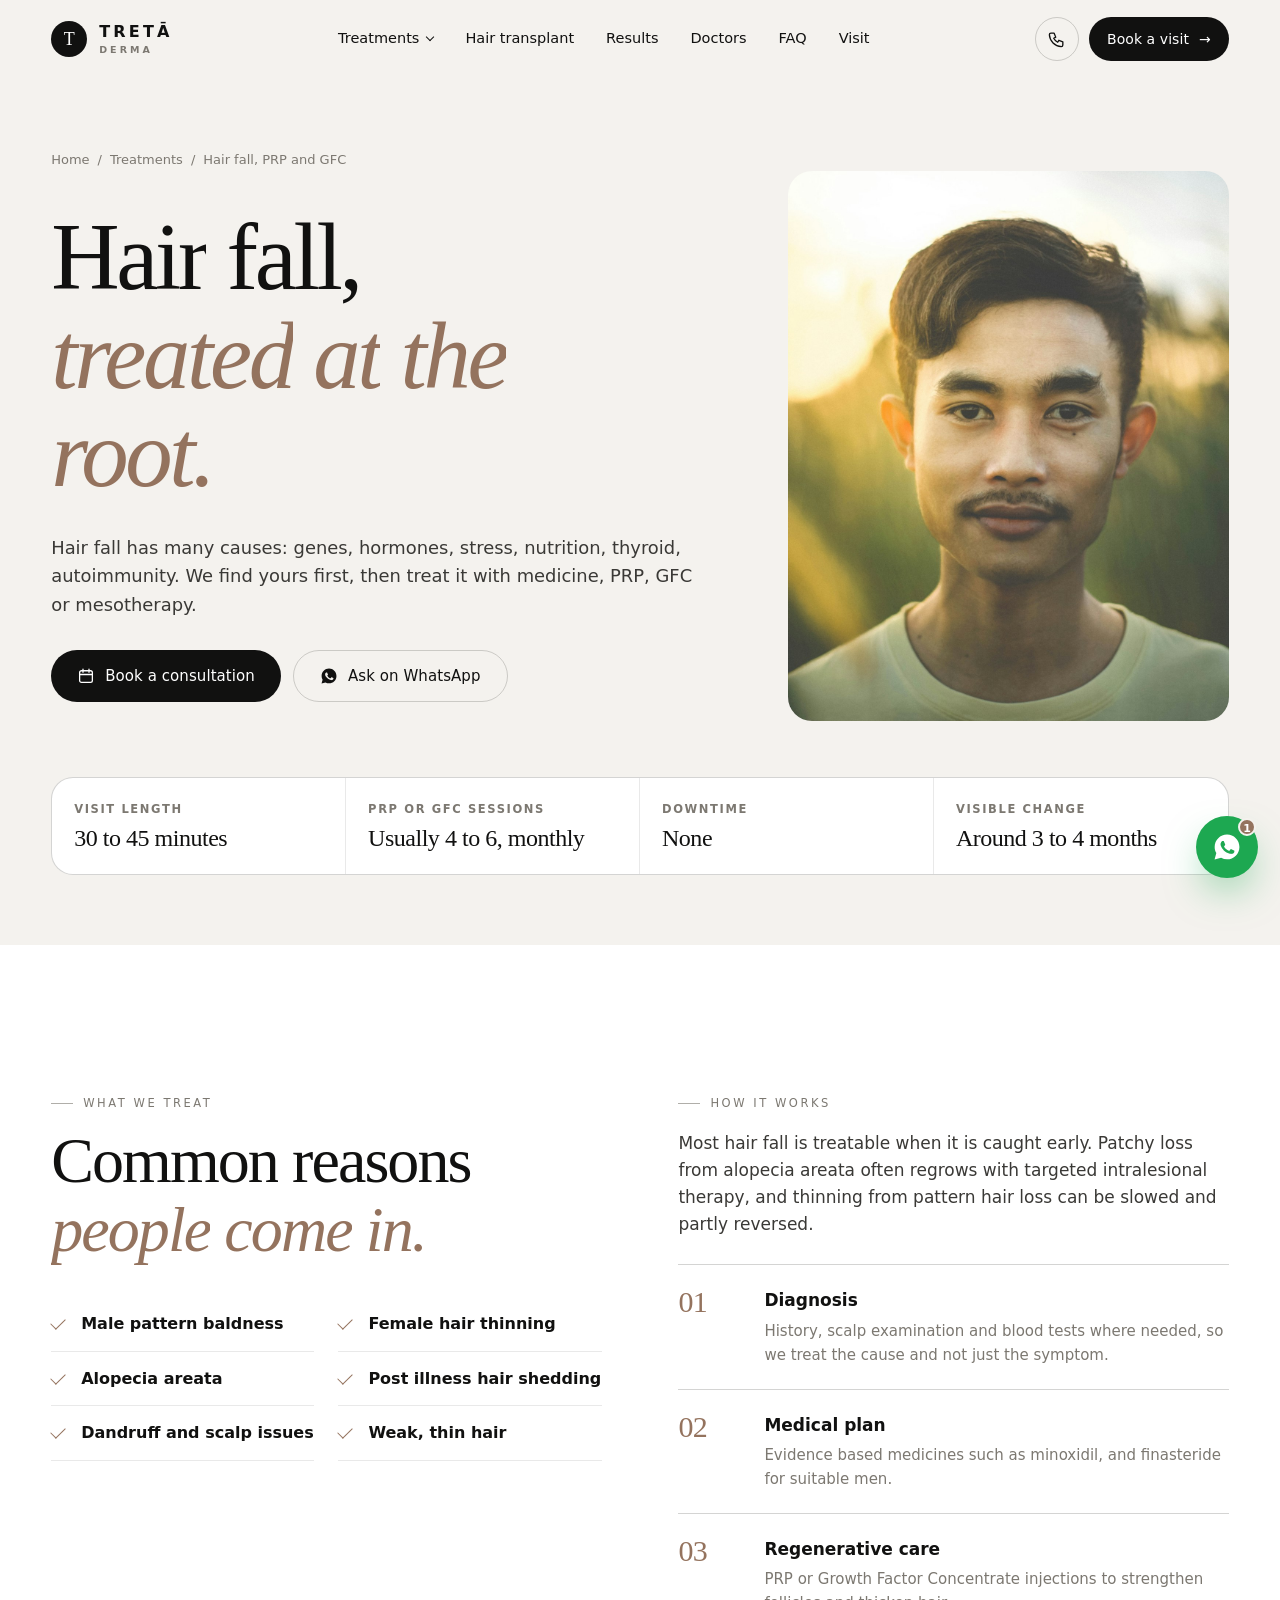
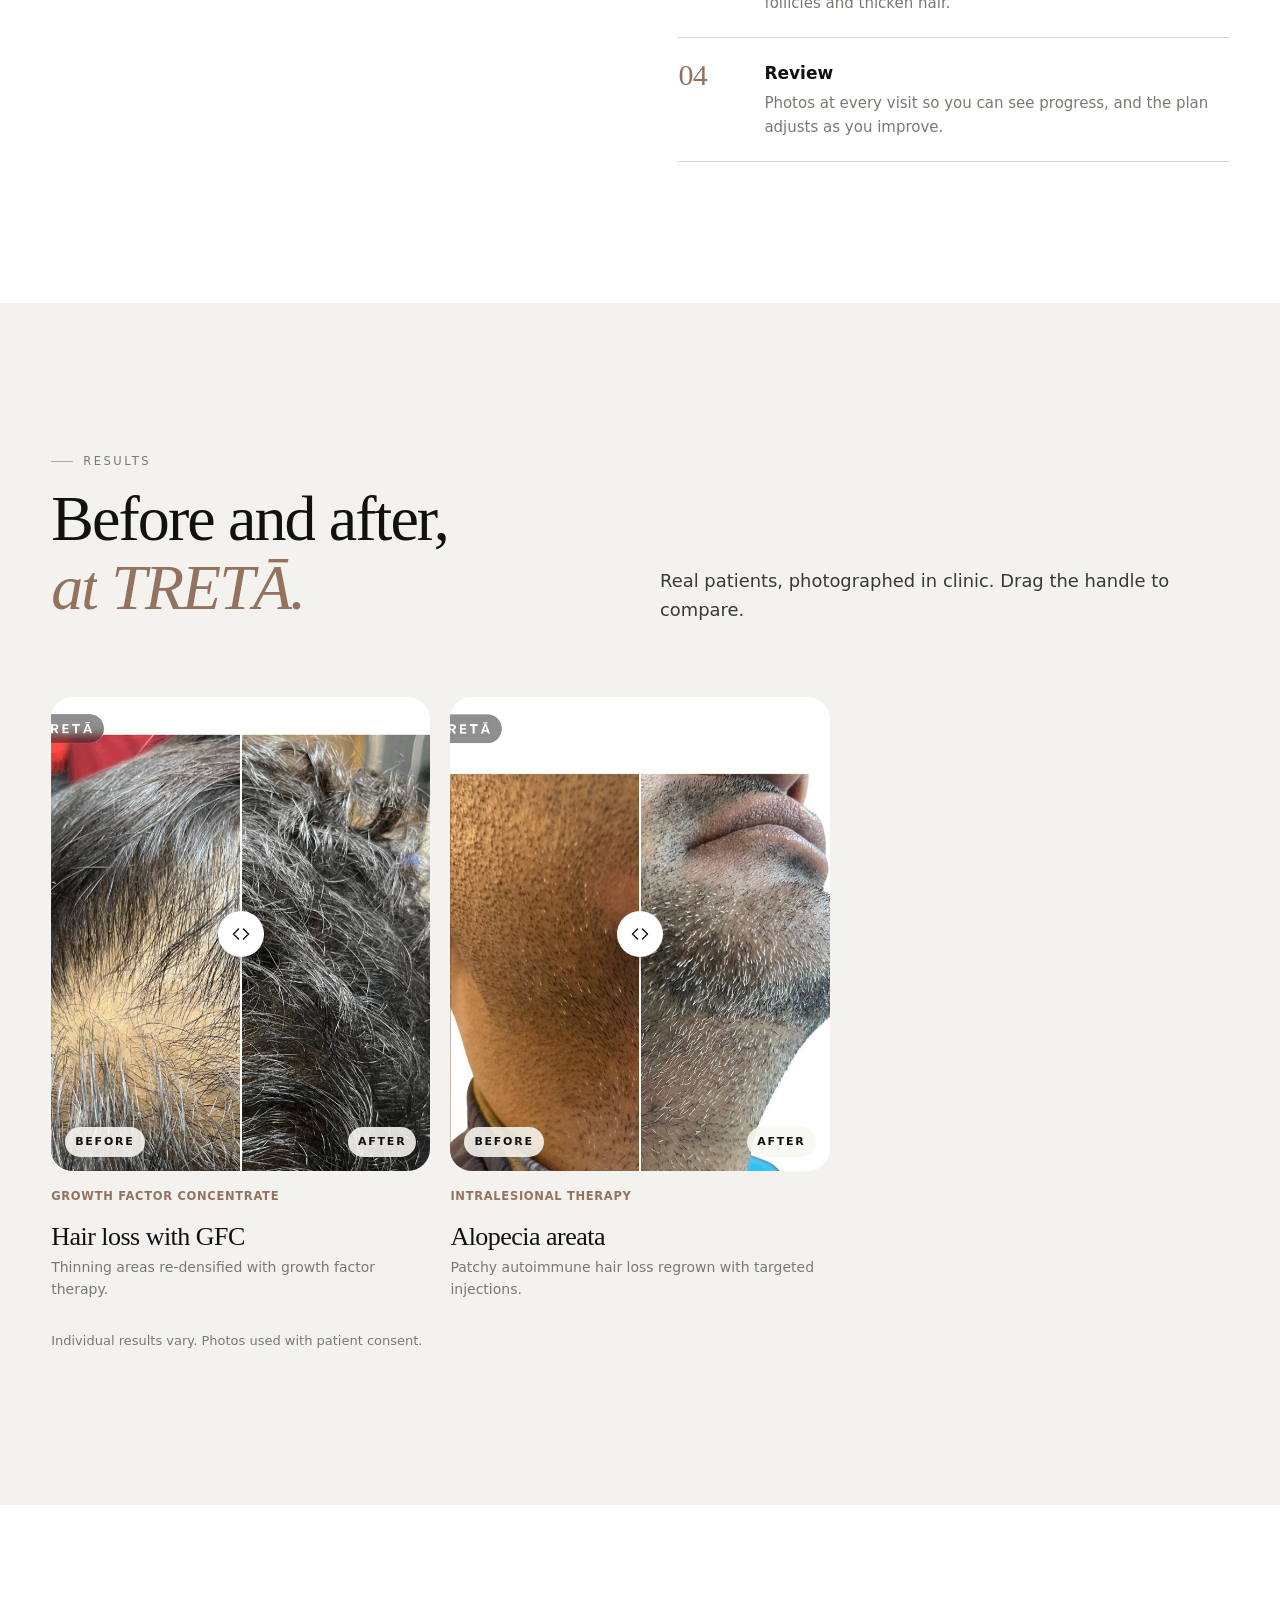
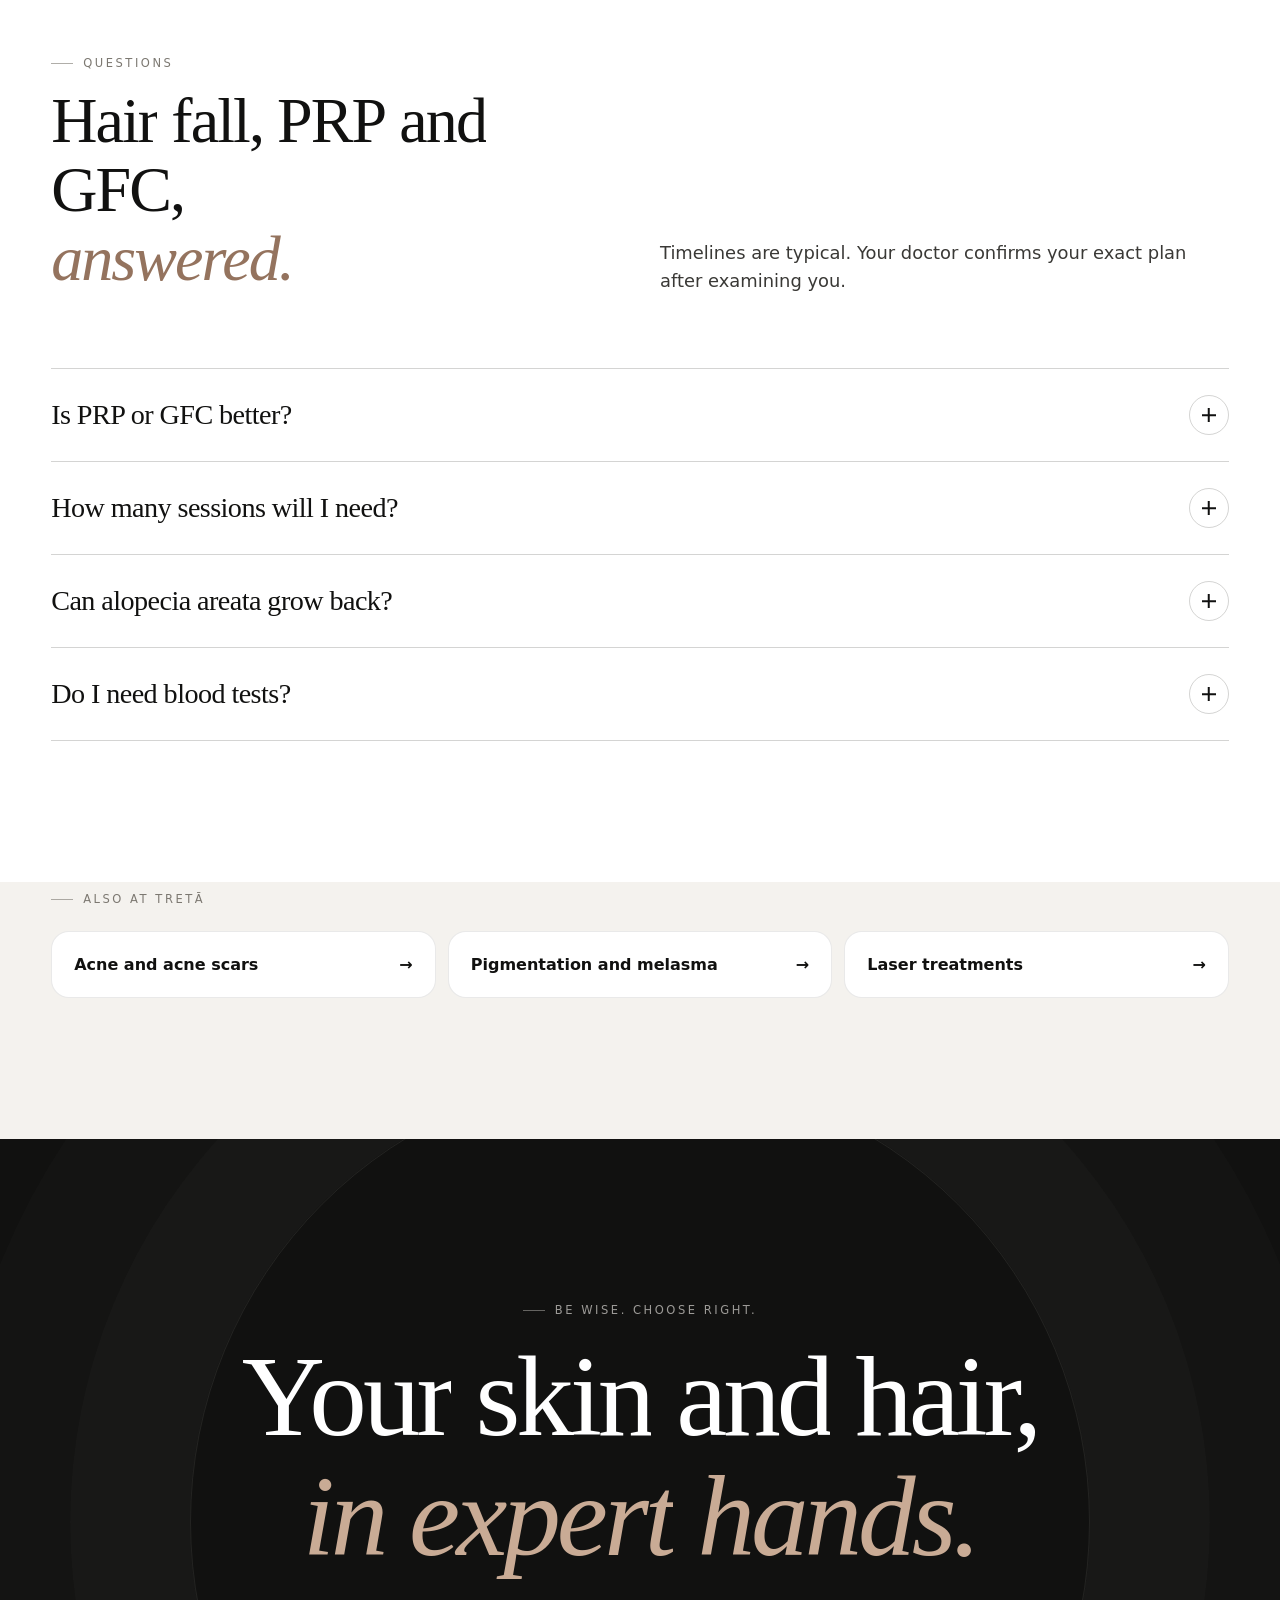
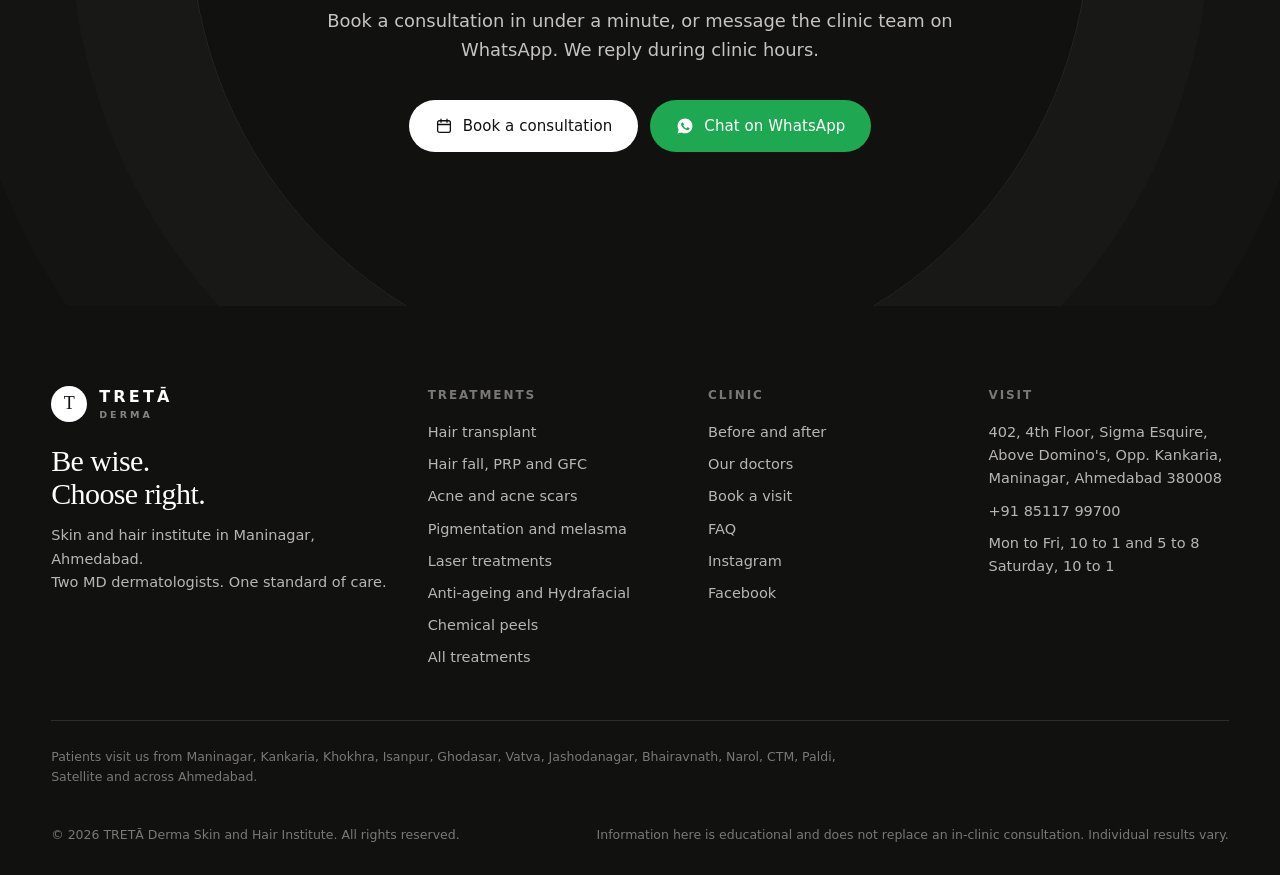
<file: hair-loss-treatment.html>
<!doctype html>
<html lang="en-IN"><head><meta charset="utf-8"><meta name="viewport" content="width=device-width,initial-scale=1,viewport-fit=cover">
<title>Hair Fall Treatment, PRP and GFC in Ahmedabad | TRETĀ Derma</title><meta name="description" content="Hair fall, thinning and alopecia areata treatment in Maninagar, Ahmedabad. Trichologist led diagnosis with medicines, PRP, GFC and mesotherapy."><link rel="canonical" href="https://nisarg2810.github.io/treta/hair-loss-treatment.html">
<meta name="robots" content="index,follow,max-image-preview:large"><meta name="theme-color" content="#F4F2EE">
<meta name="geo.region" content="IN-GJ"><meta name="geo.placename" content="Maninagar, Ahmedabad">
<meta property="og:type" content="article"><meta property="og:site_name" content="TRETĀ Derma"><meta property="og:locale" content="en_IN">
<meta property="og:title" content="Hair Fall Treatment, PRP and GFC in Ahmedabad | TRETĀ Derma"><meta property="og:description" content="Hair fall, thinning and alopecia areata treatment in Maninagar, Ahmedabad. Trichologist led diagnosis with medicines, PRP, GFC and mesotherapy."><meta property="og:url" content="https://nisarg2810.github.io/treta/hair-loss-treatment.html">
<meta property="og:image" content="https://nisarg2810.github.io/treta/assets/og.jpg"><meta property="og:image:width" content="1200"><meta property="og:image:height" content="630">
<meta name="twitter:card" content="summary_large_image"><meta name="twitter:title" content="Hair Fall Treatment, PRP and GFC in Ahmedabad | TRETĀ Derma"><meta name="twitter:description" content="Hair fall, thinning and alopecia areata treatment in Maninagar, Ahmedabad. Trichologist led diagnosis with medicines, PRP, GFC and mesotherapy."><meta name="twitter:image" content="https://nisarg2810.github.io/treta/assets/og.jpg">
<link rel="icon" href="assets/favicon.svg" type="image/svg+xml"><link rel="apple-touch-icon" href="assets/logo-badge.png">
<link rel="preconnect" href="https://api.fontshare.com"><link rel="preconnect" href="https://cdn.fontshare.com" crossorigin>
<link href="https://api.fontshare.com/v2/css?f[]=gambetta@300,301,400&f[]=general-sans@400,500,600&display=swap" rel="stylesheet">
<link rel="stylesheet" href="assets/site.css?v=7">
<script type="application/ld+json">{"@context": "https://schema.org", "@graph": [{"@type": "MedicalWebPage", "name": "Hair Fall Treatment, PRP and GFC in Ahmedabad | TRETĀ Derma", "url": "https://nisarg2810.github.io/treta/hair-loss-treatment.html", "about": {"@type": "MedicalProcedure", "name": "Hair fall, PRP and GFC", "description": "Hair fall has many causes: genes, hormones, stress, nutrition, thyroid, autoimmunity. We find yours first, then treat it with medicine, PRP, GFC or mesotherapy."}, "audience": "https://schema.org/Patient", "inLanguage": "en-IN", "lastReviewed": "2026-10-24", "reviewedBy": {"@type": "Physician", "name": "Dr. Malhar Shah"}, "provider": {"@id": "https://nisarg2810.github.io/treta/#clinic"}}, {"@type": ["MedicalClinic", "MedicalBusiness"], "@id": "https://nisarg2810.github.io/treta/#clinic", "name": "TRETĀ Derma Skin and Hair Institute", "alternateName": ["Treta Derma", "TRETA Derma"], "url": "https://nisarg2810.github.io/treta/", "logo": "https://nisarg2810.github.io/treta/assets/logo-badge.png", "image": "https://nisarg2810.github.io/treta/assets/og.jpg", "telephone": "+918511799700", "medicalSpecialty": "Dermatology", "priceRange": "₹₹", "slogan": "Be wise. Choose right.", "address": {"@type": "PostalAddress", "streetAddress": "402, 4th Floor, Sigma Esquire, Above Domino's, Opp. Kankaria", "addressLocality": "Maninagar, Ahmedabad", "addressRegion": "Gujarat", "postalCode": "380008", "addressCountry": "IN"}, "hasMap": "https://www.google.com/maps/search/?api=1&query=Treta+Derma+Skin+and+Hair+Institute+Sigma+Esquire+Maninagar+Ahmedabad", "areaServed": {"@type": "City", "name": "Ahmedabad"}, "openingHoursSpecification": [{"@type": "OpeningHoursSpecification", "dayOfWeek": ["Monday", "Tuesday", "Wednesday", "Thursday", "Friday"], "opens": "10:00", "closes": "13:00"}, {"@type": "OpeningHoursSpecification", "dayOfWeek": ["Monday", "Tuesday", "Wednesday", "Thursday", "Friday"], "opens": "17:00", "closes": "20:00"}, {"@type": "OpeningHoursSpecification", "dayOfWeek": "Saturday", "opens": "10:00", "closes": "13:00"}], "aggregateRating": {"@type": "AggregateRating", "ratingValue": "5.0", "reviewCount": "101", "bestRating": "5"}, "sameAs": ["https://www.instagram.com/tretaderma/", "https://www.facebook.com/61562841763497"], "availableService": [{"@type": "MedicalProcedure", "name": "Hair transplant", "url": "https://nisarg2810.github.io/treta/hair-transplant-ahmedabad.html"}, {"@type": "MedicalProcedure", "name": "Hair fall, PRP and GFC", "url": "https://nisarg2810.github.io/treta/hair-loss-treatment.html"}, {"@type": "MedicalProcedure", "name": "Acne and acne scars", "url": "https://nisarg2810.github.io/treta/acne-scar-treatment.html"}, {"@type": "MedicalProcedure", "name": "Pigmentation and melasma", "url": "https://nisarg2810.github.io/treta/pigmentation-melasma-treatment.html"}, {"@type": "MedicalProcedure", "name": "Laser treatments", "url": "https://nisarg2810.github.io/treta/laser-treatment-ahmedabad.html"}, {"@type": "MedicalProcedure", "name": "Anti-ageing and Hydrafacial", "url": "https://nisarg2810.github.io/treta/anti-ageing-hydrafacial.html"}, {"@type": "MedicalProcedure", "name": "Chemical peels", "url": "https://nisarg2810.github.io/treta/chemical-peels.html"}, {"@type": "MedicalProcedure", "name": "Skin conditions", "url": "https://nisarg2810.github.io/treta/skin-disease-treatment.html"}, {"@type": "MedicalProcedure", "name": "Mole, cyst and tag removal", "url": "https://nisarg2810.github.io/treta/mole-cyst-skin-tag-removal.html"}]}, {"@type": "FAQPage", "mainEntity": [{"@type": "Question", "name": "Is PRP or GFC better?", "acceptedAnswer": {"@type": "Answer", "text": "Both use growth factors from your own blood. GFC is a more concentrated, refined preparation. Your doctor will suggest one based on your hair loss and goals."}}, {"@type": "Question", "name": "How many sessions will I need?", "acceptedAnswer": {"@type": "Answer", "text": "Most people need 4 to 6 sessions about a month apart, then occasional maintenance."}}, {"@type": "Question", "name": "Can alopecia areata grow back?", "acceptedAnswer": {"@type": "Answer", "text": "Often, yes. Patchy alopecia areata usually responds well to intralesional injections and supportive treatment."}}, {"@type": "Question", "name": "Do I need blood tests?", "acceptedAnswer": {"@type": "Answer", "text": "Sometimes. Thyroid, iron, vitamin D and hormone levels can all cause hair fall, so we test when your history suggests it."}}]}, {"@type": "BreadcrumbList", "itemListElement": [{"@type": "ListItem", "position": 1, "name": "Home", "item": "https://nisarg2810.github.io/treta/"}, {"@type": "ListItem", "position": 2, "name": "Treatments", "item": "https://nisarg2810.github.io/treta/treatments.html"}, {"@type": "ListItem", "position": 3, "name": "Hair fall, PRP and GFC", "item": "https://nisarg2810.github.io/treta/hair-loss-treatment.html"}]}]}</script>
</head><body>
<a class="skip" href="#main">Skip to content</a>
<header class="hdr"><div class="wrap"><a class="brand" href="./" aria-label="TRETĀ Derma home"><span class="mark" aria-hidden="true">T</span><span class="wm"><b>TRETĀ</b><span>Derma</span></span></a>
<nav class="nav" aria-label="Main"><div class="dd"><button type="button" aria-expanded="false">Treatments</button><div class="dd-menu"><a href="hair-transplant-ahmedabad.html"><span class="ic" aria-hidden="true"><svg viewBox="0 0 24 24"><path d="M3 20.5h18"/><path d="M7 20.5c0-5 .8-9 2.5-13M11.5 20.5c0-6 .4-10.5 1.4-15M16 20.5c0-4.6 1-8.3 3-11.5"/><circle cx="9.5" cy="7.5" r=".9"/><circle cx="12.9" cy="5.5" r=".9"/><circle cx="19" cy="9" r=".9"/></svg></span><span><b>Hair transplant</b><small>FUE and DHI, natural and lifelong</small></span></a><a href="hair-loss-treatment.html"><span class="ic" aria-hidden="true"><svg viewBox="0 0 24 24"><path d="M14.5 3.5l6 6M17.5 6.5 8 16l-2.5.5.5-2.5 9.5-9.5M5.5 18.5 3 21"/><path d="M10.5 9.5l4 4"/></svg></span><span><b>Hair fall, PRP and GFC</b><small>Diagnose the cause, then regrow</small></span></a><a href="acne-scar-treatment.html"><span class="ic" aria-hidden="true"><svg viewBox="0 0 24 24"><path d="M12 3c4.4 0 7.5 3.4 7.5 8.2 0 5-3.4 9.8-7.5 9.8s-7.5-4.8-7.5-9.8C4.5 6.4 7.6 3 12 3Z"/><circle cx="9" cy="11" r=".9"/><circle cx="14.5" cy="9.5" r=".9"/><circle cx="13.5" cy="14.5" r=".9"/><circle cx="9.5" cy="15.5" r=".6"/></svg></span><span><b>Acne and acne scars</b><small>Clear skin, smoother texture</small></span></a><a href="pigmentation-melasma-treatment.html"><span class="ic" aria-hidden="true"><svg viewBox="0 0 24 24"><circle cx="12" cy="12" r="4.2"/><path d="M12 2.5v2.2M12 19.3v2.2M2.5 12h2.2M19.3 12h2.2M5.3 5.3l1.6 1.6M17.1 17.1l1.6 1.6M5.3 18.7l1.6-1.6M17.1 6.9l1.6-1.6"/></svg></span><span><b>Pigmentation and melasma</b><small>Even, luminous tone</small></span></a><a href="laser-treatment-ahmedabad.html"><span class="ic" aria-hidden="true"><svg viewBox="0 0 24 24"><rect x="3" y="9" width="9" height="6" rx="1.5"/><path d="M12 12h3"/><path d="M16.5 12h5M17.5 8.5l3.5-2M17.5 15.5l3.5 2"/></svg></span><span><b>Laser treatments</b><small>Hair reduction, tattoo, toning</small></span></a><a href="anti-ageing-hydrafacial.html"><span class="ic" aria-hidden="true"><svg viewBox="0 0 24 24"><path d="M12 3c4 0 7 3.1 7 7.6 0 3.2-1.2 6.2-3.4 8.2a5.3 5.3 0 0 1-7.2 0C6.2 16.8 5 13.8 5 10.6 5 6.1 8 3 12 3Z"/><path d="M9.2 10.5h.01M14.8 10.5h.01M9.8 14.8c1.3 1 3.1 1 4.4 0"/><path d="M19.5 4.5l1-1M20.5 7h1.2"/></svg></span><span><b>Anti-ageing and Hydrafacial</b><small>Firm, fresh, rested skin</small></span></a><a href="chemical-peels.html"><span class="ic" aria-hidden="true"><svg viewBox="0 0 24 24"><path d="M12 3.2s5.8 6.3 5.8 10.2a5.8 5.8 0 0 1-11.6 0C6.2 9.5 12 3.2 12 3.2Z"/><path d="M9 14.5a3 3 0 0 0 3 3"/></svg></span><span><b>Chemical peels</b><small>Renewal with little downtime</small></span></a><a href="skin-disease-treatment.html"><span class="ic" aria-hidden="true"><svg viewBox="0 0 24 24"><path d="M12 3 4.5 6v5.5c0 4.6 3.2 8.4 7.5 9.5 4.3-1.1 7.5-4.9 7.5-9.5V6L12 3Z"/><path d="M9 12h6M12 9v6"/></svg></span><span><b>Skin conditions</b><small>Eczema, psoriasis, vitiligo, more</small></span></a><a href="mole-cyst-skin-tag-removal.html"><span class="ic" aria-hidden="true"><svg viewBox="0 0 24 24"><path d="M4 20l6.5-6.5M10.5 13.5l7.8-7.8a1.8 1.8 0 0 0-2.5-2.5L8 11l2.5 2.5Z"/><path d="M14 5l5 5"/></svg></span><span><b>Mole, cyst and tag removal</b><small>Minor skin surgery, same day</small></span></a></div></div>
<a href="hair-transplant-ahmedabad.html">Hair transplant</a><a href="results.html">Results</a><a href="doctors.html">Doctors</a><a href="./#faq">FAQ</a><a href="./#visit">Visit</a></nav>
<div class="hdr-cta"><a class="icon-btn" href="tel:+918511799700" aria-label="Call the clinic"><svg viewBox="0 0 24 24" fill="none" stroke="currentColor" stroke-width="1.7" stroke-linecap="round" stroke-linejoin="round" aria-hidden="true"><path d="M5 4h4l2 5-2.5 1.5a11 11 0 0 0 5 5L15 13l5 2v4a2 2 0 0 1-2 2A16 16 0 0 1 3 6a2 2 0 0 1 2-2"/></svg></a><a class="btn btn-ink" href="book.html" data-book="">Book a visit <span class="arrow">→</span></a>
<button class="icon-btn burger" type="button" aria-label="Open menu" aria-expanded="false"><svg viewBox="0 0 24 24" fill="none" stroke="currentColor" stroke-width="1.7"><path d="M4 8h16M4 16h16"/></svg></button></div></div></header>
<div class="mnav" aria-label="Mobile menu"><a href="./">Home</a><a href="treatments.html">Treatments</a><div class="sub"><a href="hair-transplant-ahmedabad.html">Hair transplant</a><a href="hair-loss-treatment.html">Hair fall, PRP and GFC</a><a href="acne-scar-treatment.html">Acne and acne scars</a><a href="pigmentation-melasma-treatment.html">Pigmentation and melasma</a><a href="laser-treatment-ahmedabad.html">Laser treatments</a><a href="anti-ageing-hydrafacial.html">Anti-ageing and Hydrafacial</a><a href="chemical-peels.html">Chemical peels</a><a href="skin-disease-treatment.html">Skin conditions</a><a href="mole-cyst-skin-tag-removal.html">Mole, cyst and tag removal</a></div><a href="results.html">Results</a><a href="doctors.html">Doctors</a><a href="./#faq">FAQ</a><a href="./#visit">Visit us</a><a class="btn btn-ink" href="book.html">Book a visit</a></div>
<main id="main">
<section class="phero"><div class="wrap"><nav class="crumbs" aria-label="Breadcrumb"><a href="./">Home</a><span>/</span><a href="treatments.html">Treatments</a><span>/</span><span aria-current="page">Hair fall, PRP and GFC</span></nav>
<div class="phero-grid"><div><h1 class="display split">Hair fall, <em>treated at the root.</em></h1><p class="lead rv">Hair fall has many causes: genes, hormones, stress, nutrition, thyroid, autoimmunity. We find yours first, then treat it with medicine, PRP, GFC or mesotherapy.</p>
<div class="hero-ctas rv d1" style="margin-top:30px"><a class="btn btn-ink" href="book.html" data-book=""><svg viewBox="0 0 24 24" fill="none" stroke="currentColor" stroke-width="1.7" stroke-linecap="round" aria-hidden="true"><rect x="3.5" y="5" width="17" height="15.5" rx="2.5"/><path d="M3.5 10h17M8 3v4M16 3v4"/></svg> Book a consultation</a><a class="btn btn-line" href="https://wa.me/918511799700" data-chat=""><svg viewBox="0 0 24 24" fill="currentColor" aria-hidden="true"><path d="M12.04 2C6.58 2 2.13 6.45 2.13 11.91c0 1.75.46 3.45 1.32 4.95L2.05 22l5.25-1.38a9.9 9.9 0 0 0 4.74 1.21c5.46 0 9.91-4.45 9.91-9.91C21.95 6.45 17.5 2 12.04 2Zm5.8 14.13c-.24.68-1.42 1.32-1.95 1.36-.5.05-.97.24-3.27-.68-2.77-1.09-4.52-3.92-4.66-4.1-.13-.18-1.120-1.49-1.12-2.84 0-1.35.71-2.01.96-2.29.25-.27.55-.34.73-.34l.52.01c.17.01.39-.06.61.47.24.55.79 1.9.86 2.04.07.14.11.3.02.48-.09.18-.14.3-.27.46-.14.16-.29.36-.41.48-.14.14-.28.29-.12.56.16.27.71 1.17 1.52 1.9 1.05.93 1.93 1.22 2.2 1.36.27.14.43.11.59-.07.16-.18.68-.79.86-1.06.18-.27.36-.23.61-.14.25.09 1.59.75 1.86.89.27.14.45.2.52.32.07.11.07.66-.17 1.33Z"/></svg> Ask on WhatsApp</a></div></div>
<div class="phero-img rv d2"><img src="assets/photo/hairloss.jpg" alt="Healthy hair and scalp" loading="lazy" decoding="async"></div></div><div class="glance strip rv"><div><small>Visit length</small><b>30 to 45 minutes</b></div><div><small>PRP or GFC sessions</small><b>Usually 4 to 6, monthly</b></div><div><small>Downtime</small><b>None</b></div><div><small>Visible change</small><b>Around 3 to 4 months</b></div></div></div></section>
<section class="sec paper"><div class="wrap two"><div><span class="eyebrow">What we treat</span><h2 class="h2 split" style="margin:16px 0 30px">Common reasons<br><em>people come in.</em></h2><ul class="ticks rv"><li>Male pattern baldness</li><li>Female hair thinning</li><li>Alopecia areata</li><li>Post illness hair shedding</li><li>Dandruff and scalp issues</li><li>Weak, thin hair</li></ul></div>
<div><span class="eyebrow">How it works</span><div class="prose rv" style="margin:16px 0 26px"><p>Most hair fall is treatable when it is caught early. Patchy loss from alopecia areata often regrows with targeted intralesional therapy, and thinning from pattern hair loss can be slowed and partly reversed.</p></div><div class="how"><div class="rv"><b>01</b><div><h3>Diagnosis</h3><p>History, scalp examination and blood tests where needed, so we treat the cause and not just the symptom.</p></div></div><div class="rv"><b>02</b><div><h3>Medical plan</h3><p>Evidence based medicines such as minoxidil, and finasteride for suitable men.</p></div></div><div class="rv"><b>03</b><div><h3>Regenerative care</h3><p>PRP or Growth Factor Concentrate injections to strengthen follicles and thicken hair.</p></div></div><div class="rv"><b>04</b><div><h3>Review</h3><p>Photos at every visit so you can see progress, and the plan adjusts as you improve.</p></div></div></div></div></div></section>
<section class="sec"><div class="wrap"><div class="sec-hd"><div><span class="eyebrow">Results</span><h2 class="h2 split">Before and after,<br><em>at TRETĀ.</em></h2></div><p class="lead rv">Real patients, photographed in clinic. Drag the handle to compare.</p></div><div class="grid-res" id="res-hair-loss-treatment"><article class="res rv d0" data-cat="hair"><div class="ba "><img src="assets/ba/hair-loss-after.jpg?v=4" alt="Hair loss with GFC after treatment at TRETĀ Derma" loading="lazy" decoding="async" width="900" height="1000"><div class="b4"><img src="assets/ba/hair-loss-before.jpg?v=4" alt="Hair loss with GFC before treatment" loading="lazy" decoding="async" width="900" height="1000"></div><span class="tag l">Before</span><span class="tag r">After</span><span class="handle"></span><input type="range" min="0" max="100" value="50" aria-label="Compare before and after: Hair loss with GFC"></div><span class="chip">Growth factor concentrate</span><h3>Hair loss with GFC</h3><p>Thinning areas re-densified with growth factor therapy.</p></article><article class="res rv d1" data-cat="hair"><div class="ba "><img src="assets/ba/alopecia-after.jpg?v=4" alt="Alopecia areata after treatment at TRETĀ Derma" loading="lazy" decoding="async" width="900" height="1000"><div class="b4"><img src="assets/ba/alopecia-before.jpg?v=4" alt="Alopecia areata before treatment" loading="lazy" decoding="async" width="900" height="1000"></div><span class="tag l">Before</span><span class="tag r">After</span><span class="handle"></span><input type="range" min="0" max="100" value="50" aria-label="Compare before and after: Alopecia areata"></div><span class="chip">Intralesional therapy</span><h3>Alopecia areata</h3><p>Patchy autoimmune hair loss regrown with targeted injections.</p></article></div><p class="res-note">Individual results vary. Photos used with patient consent.</p></div></section>
<section class="sec paper"><div class="wrap"><div class="sec-hd"><div><span class="eyebrow">Questions</span><h2 class="h2 split">Hair fall, PRP and GFC,<br><em>answered.</em></h2></div><p class="lead rv">Timelines are typical. Your doctor confirms your exact plan after examining you.</p></div><div class="faq"><details class="rv"><summary>Is PRP or GFC better?<i aria-hidden="true"></i></summary><div class="a"><p>Both use growth factors from your own blood. GFC is a more concentrated, refined preparation. Your doctor will suggest one based on your hair loss and goals.</p></div></details><details class="rv"><summary>How many sessions will I need?<i aria-hidden="true"></i></summary><div class="a"><p>Most people need 4 to 6 sessions about a month apart, then occasional maintenance.</p></div></details><details class="rv"><summary>Can alopecia areata grow back?<i aria-hidden="true"></i></summary><div class="a"><p>Often, yes. Patchy alopecia areata usually responds well to intralesional injections and supportive treatment.</p></div></details><details class="rv"><summary>Do I need blood tests?<i aria-hidden="true"></i></summary><div class="a"><p>Sometimes. Thyroid, iron, vitamin D and hormone levels can all cause hair fall, so we test when your history suggests it.</p></div></details></div></div></section>
<section class="sec" style="padding-top:0"><div class="wrap"><span class="eyebrow">Also at TRETĀ</span><div class="related" style="margin-top:22px"><a href="acne-scar-treatment.html">Acne and acne scars <span class="arrow">→</span></a><a href="pigmentation-melasma-treatment.html">Pigmentation and melasma <span class="arrow">→</span></a><a href="laser-treatment-ahmedabad.html">Laser treatments <span class="arrow">→</span></a></div></div></section>
<section class="cta ink"><div class="wrap"><span class="eyebrow">Be wise. Choose right.</span><h2 class="display split" style="margin-top:22px">Your skin and hair,<br><em>in expert hands.</em></h2>
<p class="lead" style="margin-left:auto;margin-right:auto">Book a consultation in under a minute, or message the clinic team on WhatsApp. We reply during clinic hours.</p><div class="row"><a class="btn btn-paper" href="book.html" data-book=""><svg viewBox="0 0 24 24" fill="none" stroke="currentColor" stroke-width="1.7" stroke-linecap="round" aria-hidden="true"><rect x="3.5" y="5" width="17" height="15.5" rx="2.5"/><path d="M3.5 10h17M8 3v4M16 3v4"/></svg> Book a consultation</a><a class="btn btn-wa" href="https://wa.me/918511799700" data-chat=""><svg viewBox="0 0 24 24" fill="currentColor" aria-hidden="true"><path d="M12.04 2C6.58 2 2.13 6.45 2.13 11.91c0 1.75.46 3.45 1.32 4.95L2.05 22l5.25-1.38a9.9 9.9 0 0 0 4.74 1.21c5.46 0 9.91-4.45 9.91-9.91C21.95 6.45 17.5 2 12.04 2Zm5.8 14.13c-.24.68-1.42 1.32-1.95 1.36-.5.05-.97.24-3.27-.68-2.77-1.09-4.52-3.92-4.66-4.1-.13-.18-1.120-1.49-1.12-2.84 0-1.35.71-2.01.96-2.29.25-.27.55-.34.73-.34l.52.01c.17.01.39-.06.61.47.24.55.79 1.9.86 2.04.07.14.11.3.02.48-.09.18-.14.3-.27.46-.14.16-.29.36-.41.48-.14.14-.28.29-.12.56.16.27.71 1.17 1.52 1.9 1.05.93 1.93 1.22 2.2 1.36.27.14.43.11.59-.07.16-.18.68-.79.86-1.06.18-.27.36-.23.61-.14.25.09 1.59.75 1.86.89.27.14.45.2.52.32.07.11.07.66-.17 1.33Z"/></svg> Chat on WhatsApp</a></div></div></section></main>
<footer class="ftr"><div class="wrap"><div class="fgrid">
<div><a class="brand" href="./" aria-label="TRETĀ Derma home"><span class="mark" aria-hidden="true">T</span><span class="wm"><b>TRETĀ</b><span>Derma</span></span></a><p class="tag">Be wise.<br>Choose right.</p><p>Skin and hair institute in Maninagar, Ahmedabad.<br>Two MD dermatologists. One standard of care.</p></div>
<div><h4>Treatments</h4><ul><li><a href="hair-transplant-ahmedabad.html">Hair transplant</a></li><li><a href="hair-loss-treatment.html">Hair fall, PRP and GFC</a></li><li><a href="acne-scar-treatment.html">Acne and acne scars</a></li><li><a href="pigmentation-melasma-treatment.html">Pigmentation and melasma</a></li><li><a href="laser-treatment-ahmedabad.html">Laser treatments</a></li><li><a href="anti-ageing-hydrafacial.html">Anti-ageing and Hydrafacial</a></li><li><a href="chemical-peels.html">Chemical peels</a></li><li><a href="treatments.html">All treatments</a></li></ul></div>
<div><h4>Clinic</h4><ul><li><a href="results.html">Before and after</a></li><li><a href="doctors.html">Our doctors</a></li><li><a href="book.html">Book a visit</a></li><li><a href="./#faq">FAQ</a></li><li><a href="https://www.instagram.com/tretaderma/" target="_blank" rel="noopener">Instagram</a></li><li><a href="https://www.facebook.com/61562841763497" target="_blank" rel="noopener">Facebook</a></li></ul></div>
<div><h4>Visit</h4><ul><li>402, 4th Floor, Sigma Esquire,<br>Above Domino's, Opp. Kankaria,<br>Maninagar, Ahmedabad 380008</li><li><a href="tel:+918511799700">+91 85117 99700</a></li><li>Mon to Fri, 10 to 1 and 5 to 8<br>Saturday, 10 to 1</li></ul></div></div>
<p class="areas">Patients visit us from Maninagar, Kankaria, Khokhra, Isanpur, Ghodasar, Vatva, Jashodanagar, Bhairavnath, Narol, CTM, Paldi, Satellite and across Ahmedabad.</p>
<div class="fbase"><span>© 2026 TRETĀ Derma Skin and Hair Institute. All rights reserved.</span><span>Information here is educational and does not replace an in-clinic consultation. Individual results vary.</span></div></div></footer>
<nav class="mbar" aria-label="Quick actions"><a href="tel:+918511799700"><svg viewBox="0 0 24 24" fill="none" stroke="currentColor" stroke-width="1.7" stroke-linecap="round" stroke-linejoin="round" aria-hidden="true"><path d="M5 4h4l2 5-2.5 1.5a11 11 0 0 0 5 5L15 13l5 2v4a2 2 0 0 1-2 2A16 16 0 0 1 3 6a2 2 0 0 1 2-2"/></svg> Call</a><a href="#" data-chat=""><svg viewBox="0 0 24 24" fill="currentColor" aria-hidden="true"><path d="M12.04 2C6.58 2 2.13 6.45 2.13 11.91c0 1.75.46 3.45 1.32 4.95L2.05 22l5.25-1.38a9.9 9.9 0 0 0 4.74 1.21c5.46 0 9.91-4.45 9.91-9.91C21.95 6.45 17.5 2 12.04 2Zm5.8 14.13c-.24.68-1.42 1.32-1.95 1.36-.5.05-.97.24-3.27-.68-2.77-1.09-4.52-3.92-4.66-4.1-.13-.18-1.120-1.49-1.12-2.84 0-1.35.71-2.01.96-2.29.25-.27.55-.34.73-.34l.52.01c.17.01.39-.06.61.47.24.55.79 1.9.86 2.04.07.14.11.3.02.48-.09.18-.14.3-.27.46-.14.16-.29.36-.41.48-.14.14-.28.29-.12.56.16.27.71 1.17 1.52 1.9 1.05.93 1.93 1.22 2.2 1.36.27.14.43.11.59-.07.16-.18.68-.79.86-1.06.18-.27.36-.23.61-.14.25.09 1.59.75 1.86.89.27.14.45.2.52.32.07.11.07.66-.17 1.33Z"/></svg> Chat</a><button class="b" type="button" data-book=""><svg viewBox="0 0 24 24" fill="none" stroke="currentColor" stroke-width="1.7" stroke-linecap="round" aria-hidden="true"><rect x="3.5" y="5" width="17" height="15.5" rx="2.5"/><path d="M3.5 10h17M8 3v4M16 3v4"/></svg> Book</button></nav>
<dialog class="book" id="book-dialog" aria-label="Book a consultation"><div class="book-shell"></div></dialog>
<script>window.TRETA_ICONS={"acne": "<svg viewBox=\"0 0 24 24\"><path d=\"M12 3c4.4 0 7.5 3.4 7.5 8.2 0 5-3.4 9.8-7.5 9.8s-7.5-4.8-7.5-9.8C4.5 6.4 7.6 3 12 3Z\"/><circle cx=\"9\" cy=\"11\" r=\".9\"/><circle cx=\"14.5\" cy=\"9.5\" r=\".9\"/><circle cx=\"13.5\" cy=\"14.5\" r=\".9\"/><circle cx=\"9.5\" cy=\"15.5\" r=\".6\"/></svg>", "glow": "<svg viewBox=\"0 0 24 24\"><circle cx=\"12\" cy=\"12\" r=\"4.2\"/><path d=\"M12 2.5v2.2M12 19.3v2.2M2.5 12h2.2M19.3 12h2.2M5.3 5.3l1.6 1.6M17.1 17.1l1.6 1.6M5.3 18.7l1.6-1.6M17.1 6.9l1.6-1.6\"/></svg>", "peel": "<svg viewBox=\"0 0 24 24\"><path d=\"M12 3.2s5.8 6.3 5.8 10.2a5.8 5.8 0 0 1-11.6 0C6.2 9.5 12 3.2 12 3.2Z\"/><path d=\"M9 14.5a3 3 0 0 0 3 3\"/></svg>", "laser": "<svg viewBox=\"0 0 24 24\"><rect x=\"3\" y=\"9\" width=\"9\" height=\"6\" rx=\"1.5\"/><path d=\"M12 12h3\"/><path d=\"M16.5 12h5M17.5 8.5l3.5-2M17.5 15.5l3.5 2\"/></svg>", "face": "<svg viewBox=\"0 0 24 24\"><path d=\"M12 3c4 0 7 3.1 7 7.6 0 3.2-1.2 6.2-3.4 8.2a5.3 5.3 0 0 1-7.2 0C6.2 16.8 5 13.8 5 10.6 5 6.1 8 3 12 3Z\"/><path d=\"M9.2 10.5h.01M14.8 10.5h.01M9.8 14.8c1.3 1 3.1 1 4.4 0\"/><path d=\"M19.5 4.5l1-1M20.5 7h1.2\"/></svg>", "tattoo": "<svg viewBox=\"0 0 24 24\"><path d=\"M4 20l6.5-6.5M10.5 13.5l7.8-7.8a1.8 1.8 0 0 0-2.5-2.5L8 11l2.5 2.5Z\"/><path d=\"M14 5l5 5\"/></svg>", "transplant": "<svg viewBox=\"0 0 24 24\"><path d=\"M3 20.5h18\"/><path d=\"M7 20.5c0-5 .8-9 2.5-13M11.5 20.5c0-6 .4-10.5 1.4-15M16 20.5c0-4.6 1-8.3 3-11.5\"/><circle cx=\"9.5\" cy=\"7.5\" r=\".9\"/><circle cx=\"12.9\" cy=\"5.5\" r=\".9\"/><circle cx=\"19\" cy=\"9\" r=\".9\"/></svg>", "prp": "<svg viewBox=\"0 0 24 24\"><path d=\"M14.5 3.5l6 6M17.5 6.5 8 16l-2.5.5.5-2.5 9.5-9.5M5.5 18.5 3 21\"/><path d=\"M10.5 9.5l4 4\"/></svg>", "derm": "<svg viewBox=\"0 0 24 24\"><path d=\"M12 3 4.5 6v5.5c0 4.6 3.2 8.4 7.5 9.5 4.3-1.1 7.5-4.9 7.5-9.5V6L12 3Z\"/><path d=\"M9 12h6M12 9v6\"/></svg>"};</script><script src="assets/site.js?v=7" defer></script>
</body></html>
</file>
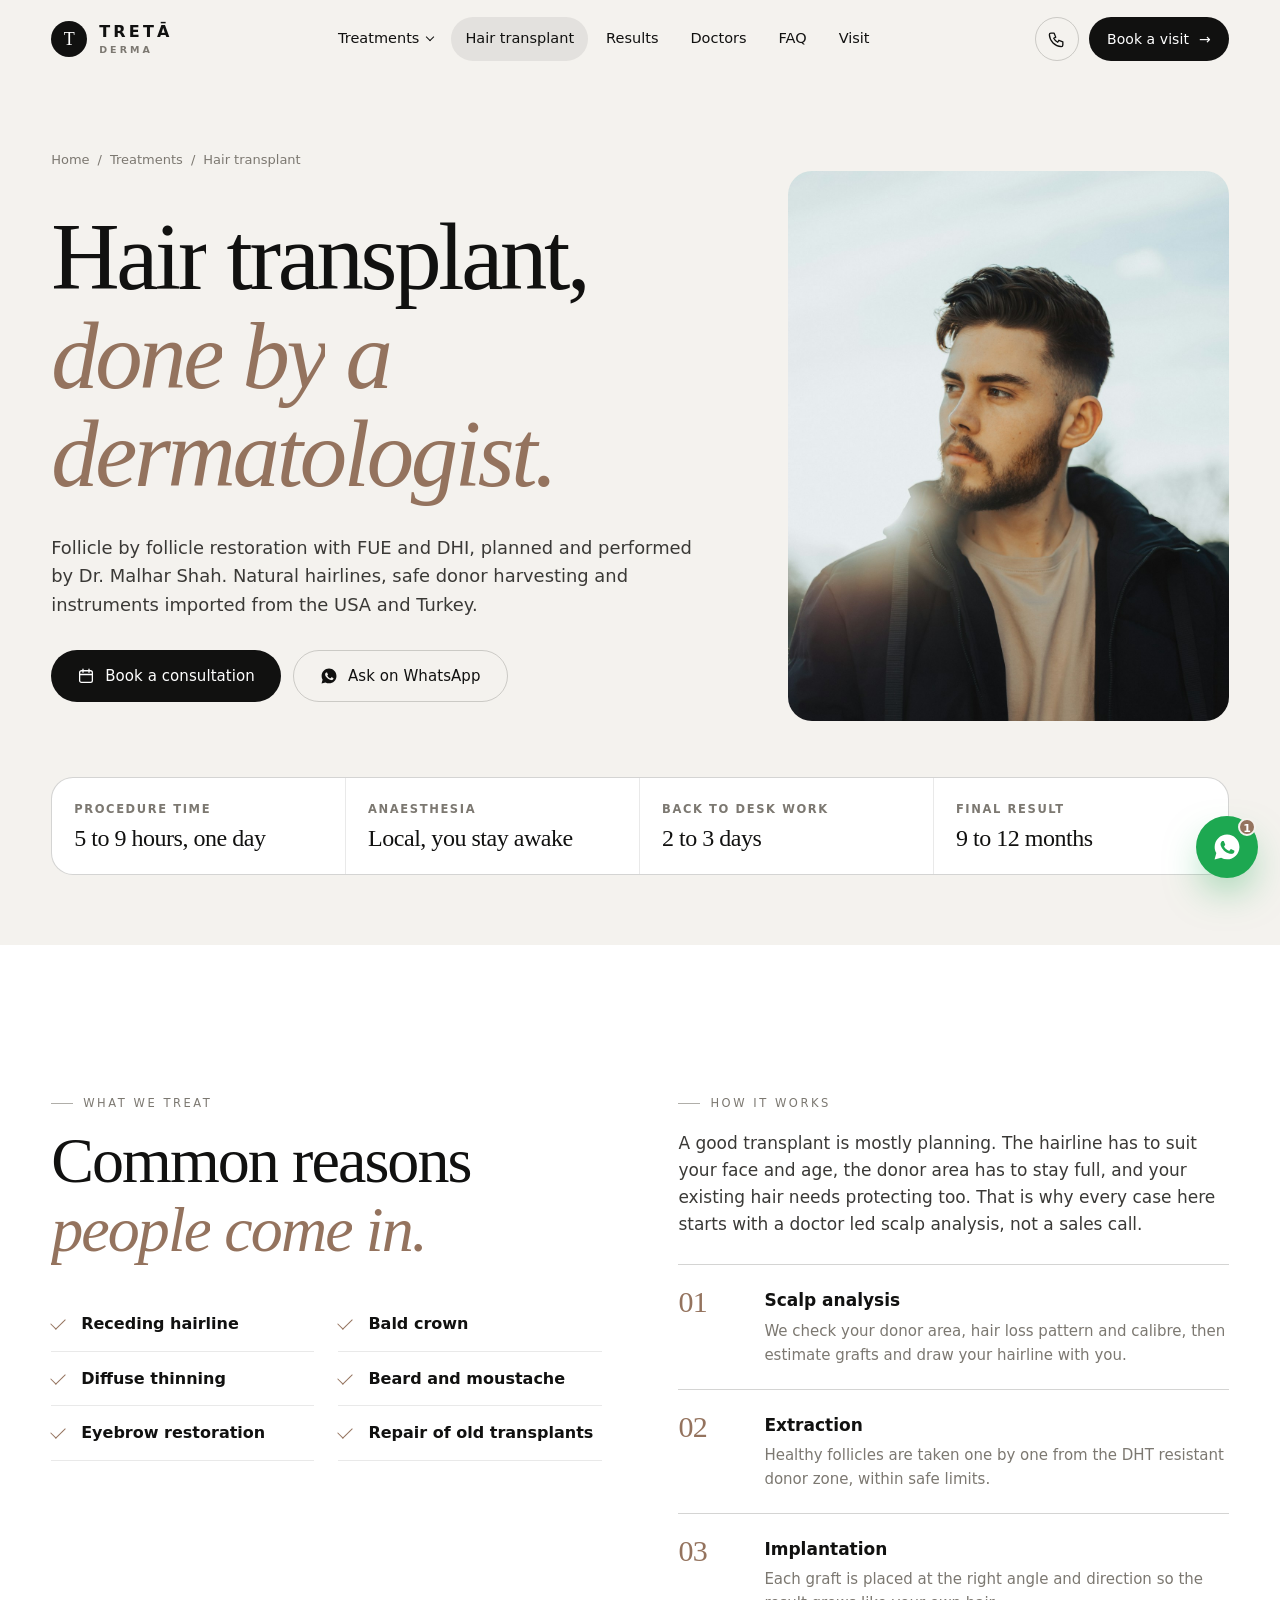
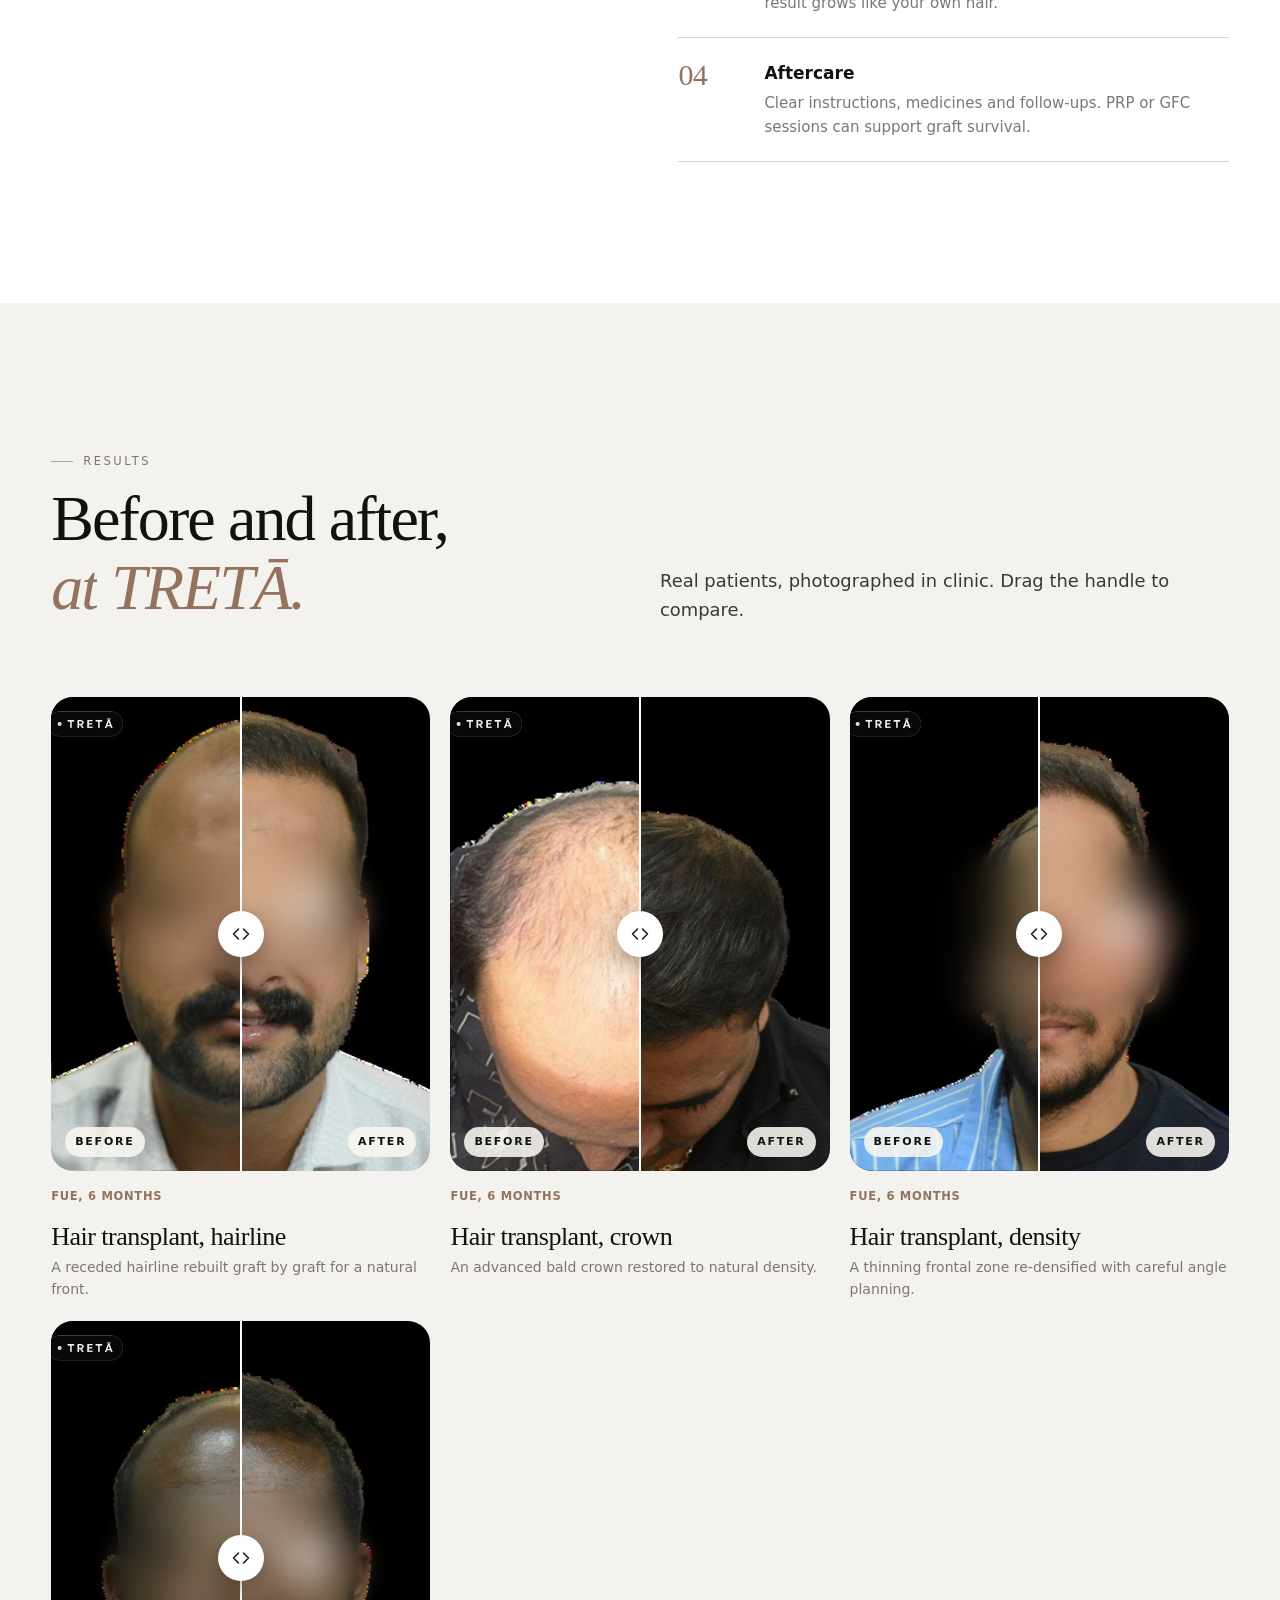
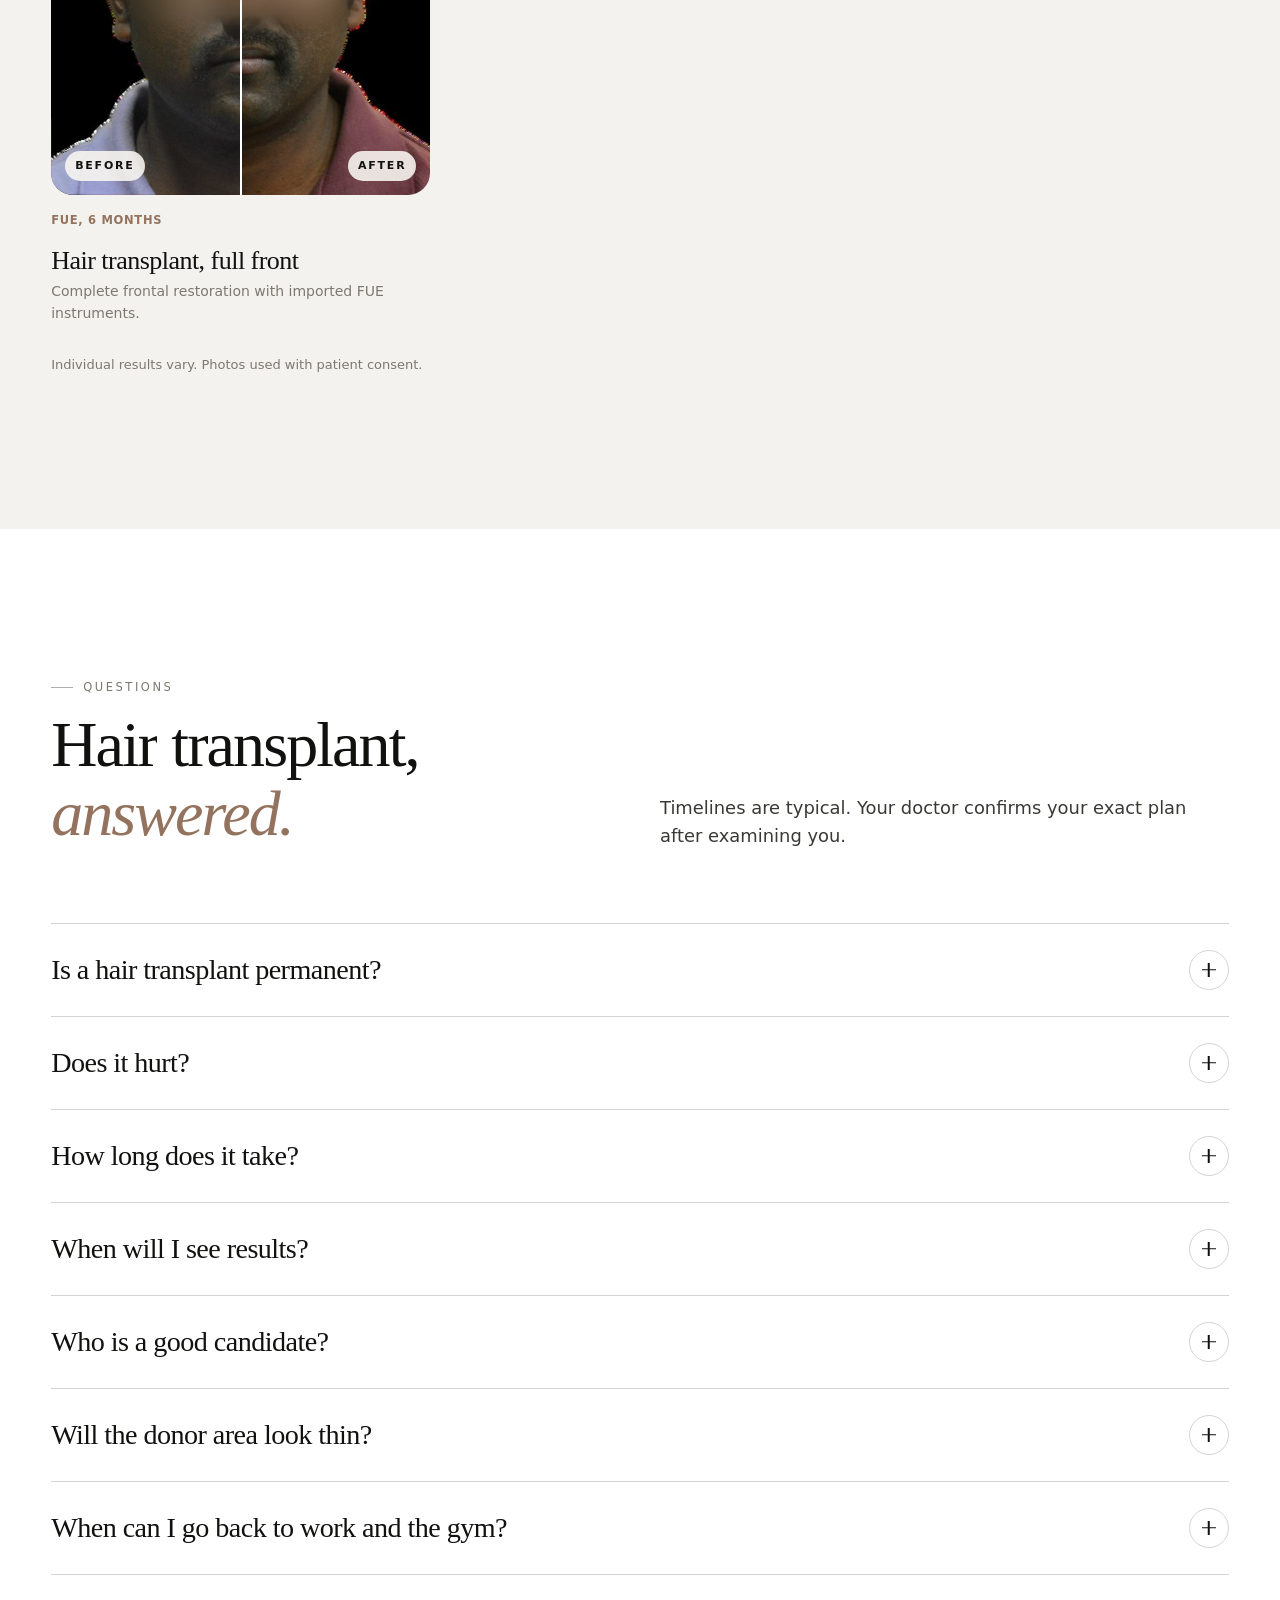
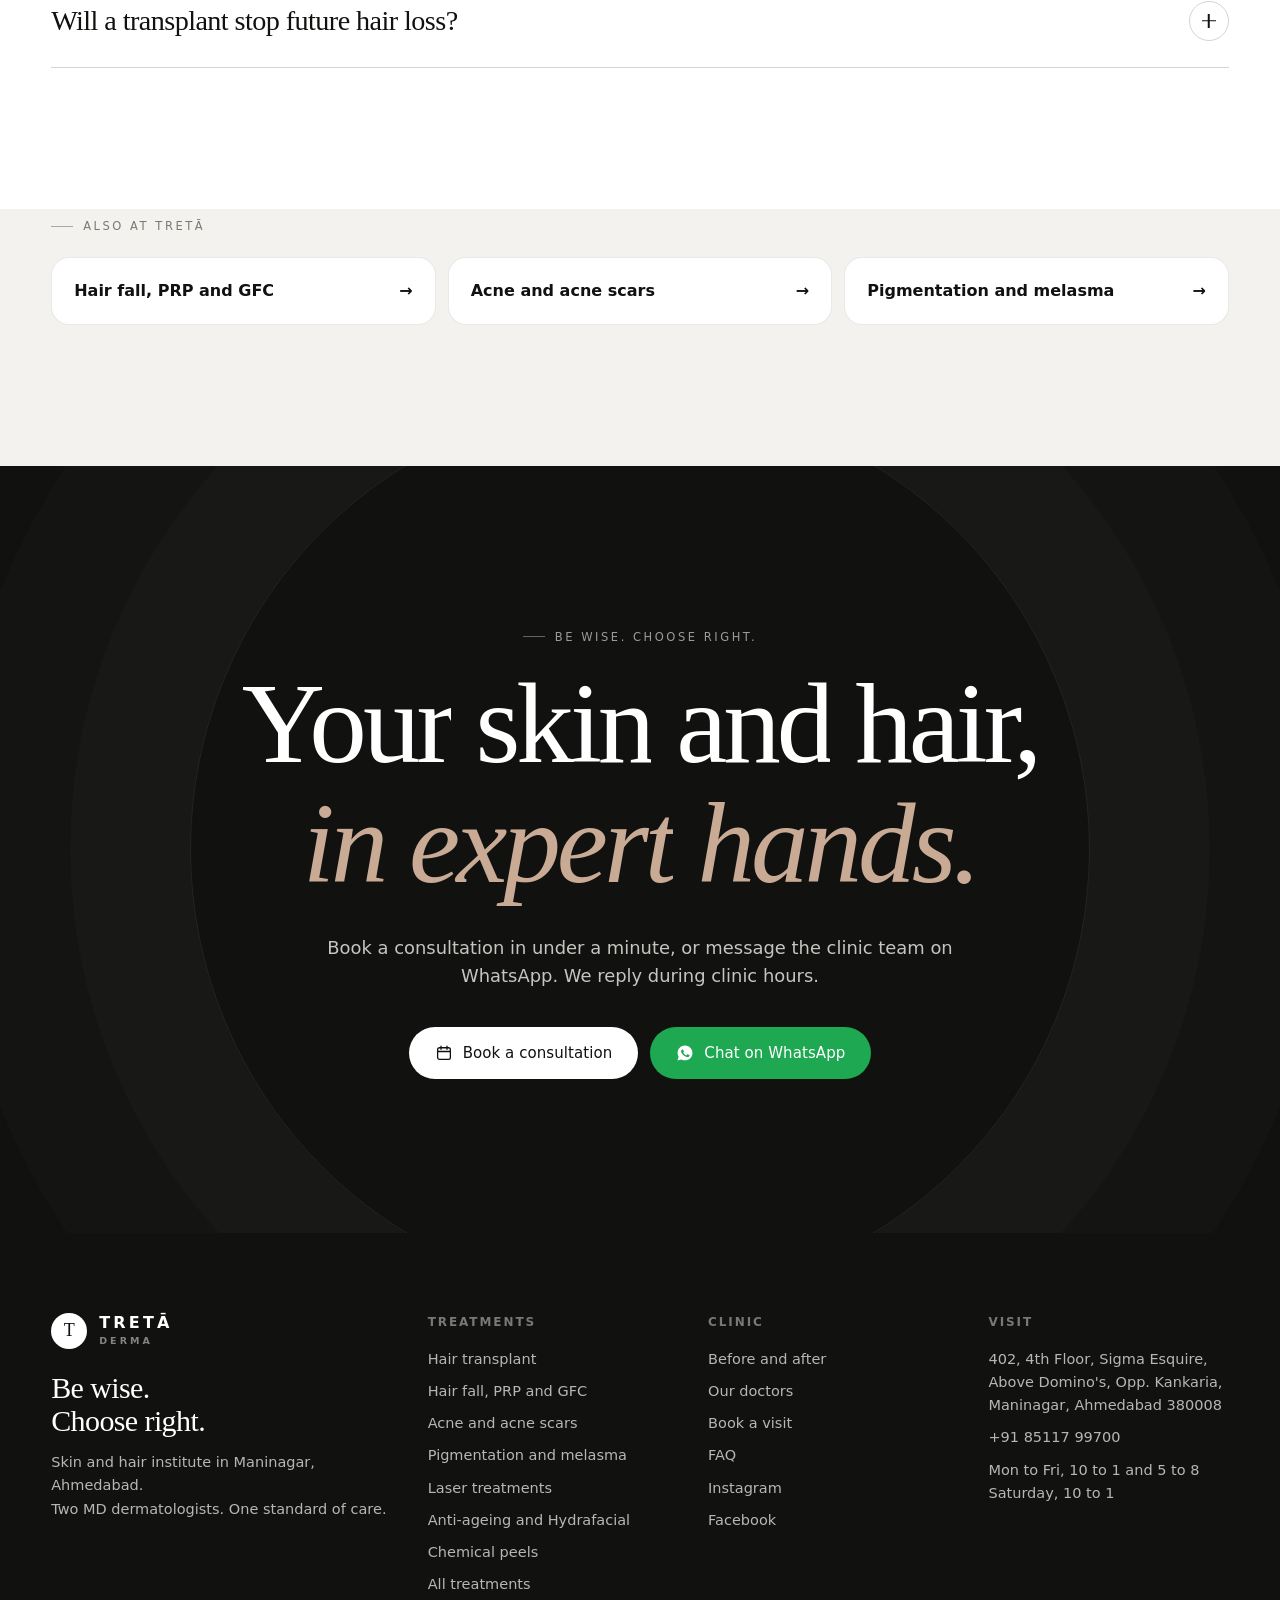
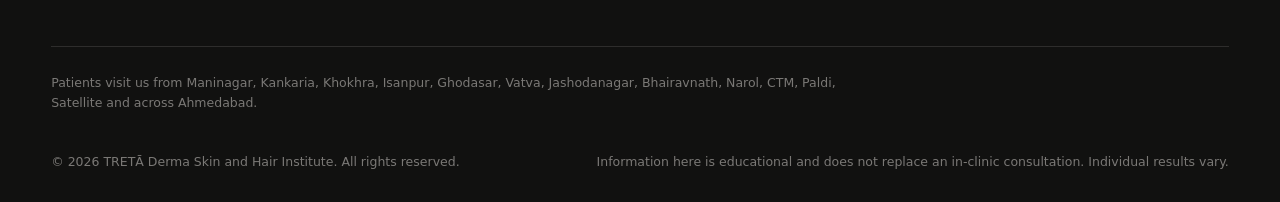
<file: hair-transplant-ahmedabad.html>
<!doctype html>
<html lang="en-IN"><head><meta charset="utf-8"><meta name="viewport" content="width=device-width,initial-scale=1,viewport-fit=cover">
<title>FUE Hair Transplant in Ahmedabad | TRETĀ Derma, Maninagar</title><meta name="description" content="Natural FUE and DHI hair transplant in Maninagar, Ahmedabad by Dr. Malhar Shah, MD dermatologist and FIHTS hair transplant surgeon. One day procedure, lifelong results."><link rel="canonical" href="https://nisarg2810.github.io/treta/hair-transplant-ahmedabad.html">
<meta name="robots" content="index,follow,max-image-preview:large"><meta name="theme-color" content="#F4F2EE">
<meta name="geo.region" content="IN-GJ"><meta name="geo.placename" content="Maninagar, Ahmedabad">
<meta property="og:type" content="article"><meta property="og:site_name" content="TRETĀ Derma"><meta property="og:locale" content="en_IN">
<meta property="og:title" content="FUE Hair Transplant in Ahmedabad | TRETĀ Derma, Maninagar"><meta property="og:description" content="Natural FUE and DHI hair transplant in Maninagar, Ahmedabad by Dr. Malhar Shah, MD dermatologist and FIHTS hair transplant surgeon. One day procedure, lifelong results."><meta property="og:url" content="https://nisarg2810.github.io/treta/hair-transplant-ahmedabad.html">
<meta property="og:image" content="https://nisarg2810.github.io/treta/assets/og.jpg"><meta property="og:image:width" content="1200"><meta property="og:image:height" content="630">
<meta name="twitter:card" content="summary_large_image"><meta name="twitter:title" content="FUE Hair Transplant in Ahmedabad | TRETĀ Derma, Maninagar"><meta name="twitter:description" content="Natural FUE and DHI hair transplant in Maninagar, Ahmedabad by Dr. Malhar Shah, MD dermatologist and FIHTS hair transplant surgeon. One day procedure, lifelong results."><meta name="twitter:image" content="https://nisarg2810.github.io/treta/assets/og.jpg">
<link rel="icon" href="assets/favicon.svg" type="image/svg+xml"><link rel="apple-touch-icon" href="assets/logo-badge.png">
<link rel="preconnect" href="https://api.fontshare.com"><link rel="preconnect" href="https://cdn.fontshare.com" crossorigin>
<link href="https://api.fontshare.com/v2/css?f[]=gambetta@300,301,400&f[]=general-sans@400,500,600&display=swap" rel="stylesheet">
<link rel="stylesheet" href="assets/site.css?v=7">
<script type="application/ld+json">{"@context": "https://schema.org", "@graph": [{"@type": "MedicalWebPage", "name": "FUE Hair Transplant in Ahmedabad | TRETĀ Derma, Maninagar", "url": "https://nisarg2810.github.io/treta/hair-transplant-ahmedabad.html", "about": {"@type": "MedicalProcedure", "name": "Hair transplant", "description": "Follicle by follicle restoration with FUE and DHI, planned and performed by Dr. Malhar Shah. Natural hairlines, safe donor harvesting and instruments imported from the USA and Turkey."}, "audience": "https://schema.org/Patient", "inLanguage": "en-IN", "lastReviewed": "2026-10-24", "reviewedBy": {"@type": "Physician", "name": "Dr. Malhar Shah"}, "provider": {"@id": "https://nisarg2810.github.io/treta/#clinic"}}, {"@type": ["MedicalClinic", "MedicalBusiness"], "@id": "https://nisarg2810.github.io/treta/#clinic", "name": "TRETĀ Derma Skin and Hair Institute", "alternateName": ["Treta Derma", "TRETA Derma"], "url": "https://nisarg2810.github.io/treta/", "logo": "https://nisarg2810.github.io/treta/assets/logo-badge.png", "image": "https://nisarg2810.github.io/treta/assets/og.jpg", "telephone": "+918511799700", "medicalSpecialty": "Dermatology", "priceRange": "₹₹", "slogan": "Be wise. Choose right.", "address": {"@type": "PostalAddress", "streetAddress": "402, 4th Floor, Sigma Esquire, Above Domino's, Opp. Kankaria", "addressLocality": "Maninagar, Ahmedabad", "addressRegion": "Gujarat", "postalCode": "380008", "addressCountry": "IN"}, "hasMap": "https://www.google.com/maps/search/?api=1&query=Treta+Derma+Skin+and+Hair+Institute+Sigma+Esquire+Maninagar+Ahmedabad", "areaServed": {"@type": "City", "name": "Ahmedabad"}, "openingHoursSpecification": [{"@type": "OpeningHoursSpecification", "dayOfWeek": ["Monday", "Tuesday", "Wednesday", "Thursday", "Friday"], "opens": "10:00", "closes": "13:00"}, {"@type": "OpeningHoursSpecification", "dayOfWeek": ["Monday", "Tuesday", "Wednesday", "Thursday", "Friday"], "opens": "17:00", "closes": "20:00"}, {"@type": "OpeningHoursSpecification", "dayOfWeek": "Saturday", "opens": "10:00", "closes": "13:00"}], "aggregateRating": {"@type": "AggregateRating", "ratingValue": "5.0", "reviewCount": "101", "bestRating": "5"}, "sameAs": ["https://www.instagram.com/tretaderma/", "https://www.facebook.com/61562841763497"], "availableService": [{"@type": "MedicalProcedure", "name": "Hair transplant", "url": "https://nisarg2810.github.io/treta/hair-transplant-ahmedabad.html"}, {"@type": "MedicalProcedure", "name": "Hair fall, PRP and GFC", "url": "https://nisarg2810.github.io/treta/hair-loss-treatment.html"}, {"@type": "MedicalProcedure", "name": "Acne and acne scars", "url": "https://nisarg2810.github.io/treta/acne-scar-treatment.html"}, {"@type": "MedicalProcedure", "name": "Pigmentation and melasma", "url": "https://nisarg2810.github.io/treta/pigmentation-melasma-treatment.html"}, {"@type": "MedicalProcedure", "name": "Laser treatments", "url": "https://nisarg2810.github.io/treta/laser-treatment-ahmedabad.html"}, {"@type": "MedicalProcedure", "name": "Anti-ageing and Hydrafacial", "url": "https://nisarg2810.github.io/treta/anti-ageing-hydrafacial.html"}, {"@type": "MedicalProcedure", "name": "Chemical peels", "url": "https://nisarg2810.github.io/treta/chemical-peels.html"}, {"@type": "MedicalProcedure", "name": "Skin conditions", "url": "https://nisarg2810.github.io/treta/skin-disease-treatment.html"}, {"@type": "MedicalProcedure", "name": "Mole, cyst and tag removal", "url": "https://nisarg2810.github.io/treta/mole-cyst-skin-tag-removal.html"}]}, {"@type": "FAQPage", "mainEntity": [{"@type": "Question", "name": "Is a hair transplant permanent?", "acceptedAnswer": {"@type": "Answer", "text": "Yes. Transplanted follicles come from the DHT resistant donor zone, so when the procedure is done correctly they keep growing for life."}}, {"@type": "Question", "name": "Does it hurt?", "acceptedAnswer": {"@type": "Answer", "text": "It is done under local anaesthesia. You stay awake and comfortable, and can watch TV or rest. You feel mild discomfort only during the numbing injection, with some soreness for a day or two."}}, {"@type": "Question", "name": "How long does it take?", "acceptedAnswer": {"@type": "Answer", "text": "Most transplants finish in one day. Around 2000 grafts take 5 to 6 hours. 3000 to 4000 grafts take roughly 7 to 9 hours, decided after a scalp analysis."}}, {"@type": "Question", "name": "When will I see results?", "acceptedAnswer": {"@type": "Answer", "text": "Transplanted hair sheds in 2 to 6 weeks, which is normal. New growth starts around month 3, clear improvement shows by month 6, and the final result arrives at 9 to 12 months."}}, {"@type": "Question", "name": "Who is a good candidate?", "acceptedAnswer": {"@type": "Answer", "text": "Adults above 23 with stable hair loss, a healthy donor area, good general health and realistic expectations. We usually advise against surgery before 23, since baldness may still be progressing."}}, {"@type": "Question", "name": "Will the donor area look thin?", "acceptedAnswer": {"@type": "Answer", "text": "No. When extraction stays within safe limits and is done by an experienced dermatologist, the surrounding hair covers the donor zone naturally."}}, {"@type": "Question", "name": "When can I go back to work and the gym?", "acceptedAnswer": {"@type": "Answer", "text": "Desk work in 2 to 3 days, physical work in 7 to 10 days. Light walking is fine after 3 to 4 days, but avoid sweating, swimming and heavy workouts for 2 to 3 weeks."}}, {"@type": "Question", "name": "Will a transplant stop future hair loss?", "acceptedAnswer": {"@type": "Answer", "text": "It restores lost hair but does not stop thinning of your native hair. We protect existing density with medicines such as minoxidil, finasteride for suitable men, and often PRP or GFC."}}]}, {"@type": "BreadcrumbList", "itemListElement": [{"@type": "ListItem", "position": 1, "name": "Home", "item": "https://nisarg2810.github.io/treta/"}, {"@type": "ListItem", "position": 2, "name": "Treatments", "item": "https://nisarg2810.github.io/treta/treatments.html"}, {"@type": "ListItem", "position": 3, "name": "Hair transplant", "item": "https://nisarg2810.github.io/treta/hair-transplant-ahmedabad.html"}]}]}</script>
</head><body>
<a class="skip" href="#main">Skip to content</a>
<header class="hdr"><div class="wrap"><a class="brand" href="./" aria-label="TRETĀ Derma home"><span class="mark" aria-hidden="true">T</span><span class="wm"><b>TRETĀ</b><span>Derma</span></span></a>
<nav class="nav" aria-label="Main"><div class="dd"><button type="button" aria-expanded="false">Treatments</button><div class="dd-menu"><a href="hair-transplant-ahmedabad.html"><span class="ic" aria-hidden="true"><svg viewBox="0 0 24 24"><path d="M3 20.5h18"/><path d="M7 20.5c0-5 .8-9 2.5-13M11.5 20.5c0-6 .4-10.5 1.4-15M16 20.5c0-4.6 1-8.3 3-11.5"/><circle cx="9.5" cy="7.5" r=".9"/><circle cx="12.9" cy="5.5" r=".9"/><circle cx="19" cy="9" r=".9"/></svg></span><span><b>Hair transplant</b><small>FUE and DHI, natural and lifelong</small></span></a><a href="hair-loss-treatment.html"><span class="ic" aria-hidden="true"><svg viewBox="0 0 24 24"><path d="M14.5 3.5l6 6M17.5 6.5 8 16l-2.5.5.5-2.5 9.5-9.5M5.5 18.5 3 21"/><path d="M10.5 9.5l4 4"/></svg></span><span><b>Hair fall, PRP and GFC</b><small>Diagnose the cause, then regrow</small></span></a><a href="acne-scar-treatment.html"><span class="ic" aria-hidden="true"><svg viewBox="0 0 24 24"><path d="M12 3c4.4 0 7.5 3.4 7.5 8.2 0 5-3.4 9.8-7.5 9.8s-7.5-4.8-7.5-9.8C4.5 6.4 7.6 3 12 3Z"/><circle cx="9" cy="11" r=".9"/><circle cx="14.5" cy="9.5" r=".9"/><circle cx="13.5" cy="14.5" r=".9"/><circle cx="9.5" cy="15.5" r=".6"/></svg></span><span><b>Acne and acne scars</b><small>Clear skin, smoother texture</small></span></a><a href="pigmentation-melasma-treatment.html"><span class="ic" aria-hidden="true"><svg viewBox="0 0 24 24"><circle cx="12" cy="12" r="4.2"/><path d="M12 2.5v2.2M12 19.3v2.2M2.5 12h2.2M19.3 12h2.2M5.3 5.3l1.6 1.6M17.1 17.1l1.6 1.6M5.3 18.7l1.6-1.6M17.1 6.9l1.6-1.6"/></svg></span><span><b>Pigmentation and melasma</b><small>Even, luminous tone</small></span></a><a href="laser-treatment-ahmedabad.html"><span class="ic" aria-hidden="true"><svg viewBox="0 0 24 24"><rect x="3" y="9" width="9" height="6" rx="1.5"/><path d="M12 12h3"/><path d="M16.5 12h5M17.5 8.5l3.5-2M17.5 15.5l3.5 2"/></svg></span><span><b>Laser treatments</b><small>Hair reduction, tattoo, toning</small></span></a><a href="anti-ageing-hydrafacial.html"><span class="ic" aria-hidden="true"><svg viewBox="0 0 24 24"><path d="M12 3c4 0 7 3.1 7 7.6 0 3.2-1.2 6.2-3.4 8.2a5.3 5.3 0 0 1-7.2 0C6.2 16.8 5 13.8 5 10.6 5 6.1 8 3 12 3Z"/><path d="M9.2 10.5h.01M14.8 10.5h.01M9.8 14.8c1.3 1 3.1 1 4.4 0"/><path d="M19.5 4.5l1-1M20.5 7h1.2"/></svg></span><span><b>Anti-ageing and Hydrafacial</b><small>Firm, fresh, rested skin</small></span></a><a href="chemical-peels.html"><span class="ic" aria-hidden="true"><svg viewBox="0 0 24 24"><path d="M12 3.2s5.8 6.3 5.8 10.2a5.8 5.8 0 0 1-11.6 0C6.2 9.5 12 3.2 12 3.2Z"/><path d="M9 14.5a3 3 0 0 0 3 3"/></svg></span><span><b>Chemical peels</b><small>Renewal with little downtime</small></span></a><a href="skin-disease-treatment.html"><span class="ic" aria-hidden="true"><svg viewBox="0 0 24 24"><path d="M12 3 4.5 6v5.5c0 4.6 3.2 8.4 7.5 9.5 4.3-1.1 7.5-4.9 7.5-9.5V6L12 3Z"/><path d="M9 12h6M12 9v6"/></svg></span><span><b>Skin conditions</b><small>Eczema, psoriasis, vitiligo, more</small></span></a><a href="mole-cyst-skin-tag-removal.html"><span class="ic" aria-hidden="true"><svg viewBox="0 0 24 24"><path d="M4 20l6.5-6.5M10.5 13.5l7.8-7.8a1.8 1.8 0 0 0-2.5-2.5L8 11l2.5 2.5Z"/><path d="M14 5l5 5"/></svg></span><span><b>Mole, cyst and tag removal</b><small>Minor skin surgery, same day</small></span></a></div></div>
<a href="hair-transplant-ahmedabad.html" aria-current="page">Hair transplant</a><a href="results.html">Results</a><a href="doctors.html">Doctors</a><a href="./#faq">FAQ</a><a href="./#visit">Visit</a></nav>
<div class="hdr-cta"><a class="icon-btn" href="tel:+918511799700" aria-label="Call the clinic"><svg viewBox="0 0 24 24" fill="none" stroke="currentColor" stroke-width="1.7" stroke-linecap="round" stroke-linejoin="round" aria-hidden="true"><path d="M5 4h4l2 5-2.5 1.5a11 11 0 0 0 5 5L15 13l5 2v4a2 2 0 0 1-2 2A16 16 0 0 1 3 6a2 2 0 0 1 2-2"/></svg></a><a class="btn btn-ink" href="book.html" data-book="">Book a visit <span class="arrow">→</span></a>
<button class="icon-btn burger" type="button" aria-label="Open menu" aria-expanded="false"><svg viewBox="0 0 24 24" fill="none" stroke="currentColor" stroke-width="1.7"><path d="M4 8h16M4 16h16"/></svg></button></div></div></header>
<div class="mnav" aria-label="Mobile menu"><a href="./">Home</a><a href="treatments.html">Treatments</a><div class="sub"><a href="hair-transplant-ahmedabad.html">Hair transplant</a><a href="hair-loss-treatment.html">Hair fall, PRP and GFC</a><a href="acne-scar-treatment.html">Acne and acne scars</a><a href="pigmentation-melasma-treatment.html">Pigmentation and melasma</a><a href="laser-treatment-ahmedabad.html">Laser treatments</a><a href="anti-ageing-hydrafacial.html">Anti-ageing and Hydrafacial</a><a href="chemical-peels.html">Chemical peels</a><a href="skin-disease-treatment.html">Skin conditions</a><a href="mole-cyst-skin-tag-removal.html">Mole, cyst and tag removal</a></div><a href="results.html">Results</a><a href="doctors.html">Doctors</a><a href="./#faq">FAQ</a><a href="./#visit">Visit us</a><a class="btn btn-ink" href="book.html">Book a visit</a></div>
<main id="main">
<section class="phero"><div class="wrap"><nav class="crumbs" aria-label="Breadcrumb"><a href="./">Home</a><span>/</span><a href="treatments.html">Treatments</a><span>/</span><span aria-current="page">Hair transplant</span></nav>
<div class="phero-grid"><div><h1 class="display split">Hair transplant, <em>done by a dermatologist.</em></h1><p class="lead rv">Follicle by follicle restoration with FUE and DHI, planned and performed by Dr. Malhar Shah. Natural hairlines, safe donor harvesting and instruments imported from the USA and Turkey.</p>
<div class="hero-ctas rv d1" style="margin-top:30px"><a class="btn btn-ink" href="book.html" data-book=""><svg viewBox="0 0 24 24" fill="none" stroke="currentColor" stroke-width="1.7" stroke-linecap="round" aria-hidden="true"><rect x="3.5" y="5" width="17" height="15.5" rx="2.5"/><path d="M3.5 10h17M8 3v4M16 3v4"/></svg> Book a consultation</a><a class="btn btn-line" href="https://wa.me/918511799700" data-chat=""><svg viewBox="0 0 24 24" fill="currentColor" aria-hidden="true"><path d="M12.04 2C6.58 2 2.13 6.45 2.13 11.91c0 1.75.46 3.45 1.32 4.95L2.05 22l5.25-1.38a9.9 9.9 0 0 0 4.74 1.21c5.46 0 9.91-4.45 9.91-9.91C21.95 6.45 17.5 2 12.04 2Zm5.8 14.13c-.24.68-1.42 1.32-1.95 1.36-.5.05-.97.24-3.27-.68-2.77-1.09-4.52-3.92-4.66-4.1-.13-.18-1.120-1.49-1.12-2.84 0-1.35.71-2.01.96-2.29.25-.27.55-.34.73-.34l.52.01c.17.01.39-.06.61.47.24.55.79 1.9.86 2.04.07.14.11.3.02.48-.09.18-.14.3-.27.46-.14.16-.29.36-.41.48-.14.14-.28.29-.12.56.16.27.71 1.17 1.52 1.9 1.05.93 1.93 1.22 2.2 1.36.27.14.43.11.59-.07.16-.18.68-.79.86-1.06.18-.27.36-.23.61-.14.25.09 1.59.75 1.86.89.27.14.45.2.52.32.07.11.07.66-.17 1.33Z"/></svg> Ask on WhatsApp</a></div></div>
<div class="phero-img rv d2"><img src="assets/photo/hair.jpg" alt="Man with full, natural hair" loading="lazy" decoding="async"></div></div><div class="glance strip rv"><div><small>Procedure time</small><b>5 to 9 hours, one day</b></div><div><small>Anaesthesia</small><b>Local, you stay awake</b></div><div><small>Back to desk work</small><b>2 to 3 days</b></div><div><small>Final result</small><b>9 to 12 months</b></div></div></div></section>
<section class="sec paper"><div class="wrap two"><div><span class="eyebrow">What we treat</span><h2 class="h2 split" style="margin:16px 0 30px">Common reasons<br><em>people come in.</em></h2><ul class="ticks rv"><li>Receding hairline</li><li>Bald crown</li><li>Diffuse thinning</li><li>Beard and moustache</li><li>Eyebrow restoration</li><li>Repair of old transplants</li></ul></div>
<div><span class="eyebrow">How it works</span><div class="prose rv" style="margin:16px 0 26px"><p>A good transplant is mostly planning. The hairline has to suit your face and age, the donor area has to stay full, and your existing hair needs protecting too. That is why every case here starts with a doctor led scalp analysis, not a sales call.</p></div><div class="how"><div class="rv"><b>01</b><div><h3>Scalp analysis</h3><p>We check your donor area, hair loss pattern and calibre, then estimate grafts and draw your hairline with you.</p></div></div><div class="rv"><b>02</b><div><h3>Extraction</h3><p>Healthy follicles are taken one by one from the DHT resistant donor zone, within safe limits.</p></div></div><div class="rv"><b>03</b><div><h3>Implantation</h3><p>Each graft is placed at the right angle and direction so the result grows like your own hair.</p></div></div><div class="rv"><b>04</b><div><h3>Aftercare</h3><p>Clear instructions, medicines and follow-ups. PRP or GFC sessions can support graft survival.</p></div></div></div></div></div></section>
<section class="sec"><div class="wrap"><div class="sec-hd"><div><span class="eyebrow">Results</span><h2 class="h2 split">Before and after,<br><em>at TRETĀ.</em></h2></div><p class="lead rv">Real patients, photographed in clinic. Drag the handle to compare.</p></div><div class="grid-res" id="res-hair-transplant-ahmedabad"><article class="res rv d0" data-cat="hair"><div class="ba "><img src="assets/ba/ht-hairline-1-after.jpg?v=4" alt="Hair transplant, hairline after treatment at TRETĀ Derma" loading="lazy" decoding="async" width="900" height="1000"><div class="b4"><img src="assets/ba/ht-hairline-1-before.jpg?v=4" alt="Hair transplant, hairline before treatment" loading="lazy" decoding="async" width="900" height="1000"></div><span class="tag l">Before</span><span class="tag r">After</span><span class="handle"></span><input type="range" min="0" max="100" value="50" aria-label="Compare before and after: Hair transplant, hairline"></div><span class="chip">FUE, 6 months</span><h3>Hair transplant, hairline</h3><p>A receded hairline rebuilt graft by graft for a natural front.</p></article><article class="res rv d1" data-cat="hair"><div class="ba "><img src="assets/ba/ht-crown-after.jpg?v=4" alt="Hair transplant, crown after treatment at TRETĀ Derma" loading="lazy" decoding="async" width="900" height="1000"><div class="b4"><img src="assets/ba/ht-crown-before.jpg?v=4" alt="Hair transplant, crown before treatment" loading="lazy" decoding="async" width="900" height="1000"></div><span class="tag l">Before</span><span class="tag r">After</span><span class="handle"></span><input type="range" min="0" max="100" value="50" aria-label="Compare before and after: Hair transplant, crown"></div><span class="chip">FUE, 6 months</span><h3>Hair transplant, crown</h3><p>An advanced bald crown restored to natural density.</p></article><article class="res rv d2" data-cat="hair"><div class="ba "><img src="assets/ba/ht-hairline-2-after.jpg?v=4" alt="Hair transplant, density after treatment at TRETĀ Derma" loading="lazy" decoding="async" width="900" height="1000"><div class="b4"><img src="assets/ba/ht-hairline-2-before.jpg?v=4" alt="Hair transplant, density before treatment" loading="lazy" decoding="async" width="900" height="1000"></div><span class="tag l">Before</span><span class="tag r">After</span><span class="handle"></span><input type="range" min="0" max="100" value="50" aria-label="Compare before and after: Hair transplant, density"></div><span class="chip">FUE, 6 months</span><h3>Hair transplant, density</h3><p>A thinning frontal zone re-densified with careful angle planning.</p></article><article class="res rv d0" data-cat="hair"><div class="ba "><img src="assets/ba/ht-hairline-3-after.jpg?v=4" alt="Hair transplant, full front after treatment at TRETĀ Derma" loading="lazy" decoding="async" width="900" height="1000"><div class="b4"><img src="assets/ba/ht-hairline-3-before.jpg?v=4" alt="Hair transplant, full front before treatment" loading="lazy" decoding="async" width="900" height="1000"></div><span class="tag l">Before</span><span class="tag r">After</span><span class="handle"></span><input type="range" min="0" max="100" value="50" aria-label="Compare before and after: Hair transplant, full front"></div><span class="chip">FUE, 6 months</span><h3>Hair transplant, full front</h3><p>Complete frontal restoration with imported FUE instruments.</p></article></div><p class="res-note">Individual results vary. Photos used with patient consent.</p></div></section>
<section class="sec paper"><div class="wrap"><div class="sec-hd"><div><span class="eyebrow">Questions</span><h2 class="h2 split">Hair transplant,<br><em>answered.</em></h2></div><p class="lead rv">Timelines are typical. Your doctor confirms your exact plan after examining you.</p></div><div class="faq"><details class="rv"><summary>Is a hair transplant permanent?<i aria-hidden="true"></i></summary><div class="a"><p>Yes. Transplanted follicles come from the DHT resistant donor zone, so when the procedure is done correctly they keep growing for life.</p></div></details><details class="rv"><summary>Does it hurt?<i aria-hidden="true"></i></summary><div class="a"><p>It is done under local anaesthesia. You stay awake and comfortable, and can watch TV or rest. You feel mild discomfort only during the numbing injection, with some soreness for a day or two.</p></div></details><details class="rv"><summary>How long does it take?<i aria-hidden="true"></i></summary><div class="a"><p>Most transplants finish in one day. Around 2000 grafts take 5 to 6 hours. 3000 to 4000 grafts take roughly 7 to 9 hours, decided after a scalp analysis.</p></div></details><details class="rv"><summary>When will I see results?<i aria-hidden="true"></i></summary><div class="a"><p>Transplanted hair sheds in 2 to 6 weeks, which is normal. New growth starts around month 3, clear improvement shows by month 6, and the final result arrives at 9 to 12 months.</p></div></details><details class="rv"><summary>Who is a good candidate?<i aria-hidden="true"></i></summary><div class="a"><p>Adults above 23 with stable hair loss, a healthy donor area, good general health and realistic expectations. We usually advise against surgery before 23, since baldness may still be progressing.</p></div></details><details class="rv"><summary>Will the donor area look thin?<i aria-hidden="true"></i></summary><div class="a"><p>No. When extraction stays within safe limits and is done by an experienced dermatologist, the surrounding hair covers the donor zone naturally.</p></div></details><details class="rv"><summary>When can I go back to work and the gym?<i aria-hidden="true"></i></summary><div class="a"><p>Desk work in 2 to 3 days, physical work in 7 to 10 days. Light walking is fine after 3 to 4 days, but avoid sweating, swimming and heavy workouts for 2 to 3 weeks.</p></div></details><details class="rv"><summary>Will a transplant stop future hair loss?<i aria-hidden="true"></i></summary><div class="a"><p>It restores lost hair but does not stop thinning of your native hair. We protect existing density with medicines such as minoxidil, finasteride for suitable men, and often PRP or GFC.</p></div></details></div></div></section>
<section class="sec" style="padding-top:0"><div class="wrap"><span class="eyebrow">Also at TRETĀ</span><div class="related" style="margin-top:22px"><a href="hair-loss-treatment.html">Hair fall, PRP and GFC <span class="arrow">→</span></a><a href="acne-scar-treatment.html">Acne and acne scars <span class="arrow">→</span></a><a href="pigmentation-melasma-treatment.html">Pigmentation and melasma <span class="arrow">→</span></a></div></div></section>
<section class="cta ink"><div class="wrap"><span class="eyebrow">Be wise. Choose right.</span><h2 class="display split" style="margin-top:22px">Your skin and hair,<br><em>in expert hands.</em></h2>
<p class="lead" style="margin-left:auto;margin-right:auto">Book a consultation in under a minute, or message the clinic team on WhatsApp. We reply during clinic hours.</p><div class="row"><a class="btn btn-paper" href="book.html" data-book=""><svg viewBox="0 0 24 24" fill="none" stroke="currentColor" stroke-width="1.7" stroke-linecap="round" aria-hidden="true"><rect x="3.5" y="5" width="17" height="15.5" rx="2.5"/><path d="M3.5 10h17M8 3v4M16 3v4"/></svg> Book a consultation</a><a class="btn btn-wa" href="https://wa.me/918511799700" data-chat=""><svg viewBox="0 0 24 24" fill="currentColor" aria-hidden="true"><path d="M12.04 2C6.58 2 2.13 6.45 2.13 11.91c0 1.75.46 3.45 1.32 4.95L2.05 22l5.25-1.38a9.9 9.9 0 0 0 4.74 1.21c5.46 0 9.91-4.45 9.91-9.91C21.95 6.45 17.5 2 12.04 2Zm5.8 14.13c-.24.68-1.42 1.32-1.95 1.36-.5.05-.97.24-3.27-.68-2.77-1.09-4.52-3.92-4.66-4.1-.13-.18-1.120-1.49-1.12-2.84 0-1.35.71-2.01.96-2.29.25-.27.55-.34.73-.34l.52.01c.17.01.39-.06.61.47.24.55.79 1.9.86 2.04.07.14.11.3.02.48-.09.18-.14.3-.27.46-.14.16-.29.36-.41.48-.14.14-.28.29-.12.56.16.27.71 1.17 1.52 1.9 1.05.93 1.93 1.22 2.2 1.36.27.14.43.11.59-.07.16-.18.68-.79.86-1.06.18-.27.36-.23.61-.14.25.09 1.59.75 1.86.89.27.14.45.2.52.32.07.11.07.66-.17 1.33Z"/></svg> Chat on WhatsApp</a></div></div></section></main>
<footer class="ftr"><div class="wrap"><div class="fgrid">
<div><a class="brand" href="./" aria-label="TRETĀ Derma home"><span class="mark" aria-hidden="true">T</span><span class="wm"><b>TRETĀ</b><span>Derma</span></span></a><p class="tag">Be wise.<br>Choose right.</p><p>Skin and hair institute in Maninagar, Ahmedabad.<br>Two MD dermatologists. One standard of care.</p></div>
<div><h4>Treatments</h4><ul><li><a href="hair-transplant-ahmedabad.html">Hair transplant</a></li><li><a href="hair-loss-treatment.html">Hair fall, PRP and GFC</a></li><li><a href="acne-scar-treatment.html">Acne and acne scars</a></li><li><a href="pigmentation-melasma-treatment.html">Pigmentation and melasma</a></li><li><a href="laser-treatment-ahmedabad.html">Laser treatments</a></li><li><a href="anti-ageing-hydrafacial.html">Anti-ageing and Hydrafacial</a></li><li><a href="chemical-peels.html">Chemical peels</a></li><li><a href="treatments.html">All treatments</a></li></ul></div>
<div><h4>Clinic</h4><ul><li><a href="results.html">Before and after</a></li><li><a href="doctors.html">Our doctors</a></li><li><a href="book.html">Book a visit</a></li><li><a href="./#faq">FAQ</a></li><li><a href="https://www.instagram.com/tretaderma/" target="_blank" rel="noopener">Instagram</a></li><li><a href="https://www.facebook.com/61562841763497" target="_blank" rel="noopener">Facebook</a></li></ul></div>
<div><h4>Visit</h4><ul><li>402, 4th Floor, Sigma Esquire,<br>Above Domino's, Opp. Kankaria,<br>Maninagar, Ahmedabad 380008</li><li><a href="tel:+918511799700">+91 85117 99700</a></li><li>Mon to Fri, 10 to 1 and 5 to 8<br>Saturday, 10 to 1</li></ul></div></div>
<p class="areas">Patients visit us from Maninagar, Kankaria, Khokhra, Isanpur, Ghodasar, Vatva, Jashodanagar, Bhairavnath, Narol, CTM, Paldi, Satellite and across Ahmedabad.</p>
<div class="fbase"><span>© 2026 TRETĀ Derma Skin and Hair Institute. All rights reserved.</span><span>Information here is educational and does not replace an in-clinic consultation. Individual results vary.</span></div></div></footer>
<nav class="mbar" aria-label="Quick actions"><a href="tel:+918511799700"><svg viewBox="0 0 24 24" fill="none" stroke="currentColor" stroke-width="1.7" stroke-linecap="round" stroke-linejoin="round" aria-hidden="true"><path d="M5 4h4l2 5-2.5 1.5a11 11 0 0 0 5 5L15 13l5 2v4a2 2 0 0 1-2 2A16 16 0 0 1 3 6a2 2 0 0 1 2-2"/></svg> Call</a><a href="#" data-chat=""><svg viewBox="0 0 24 24" fill="currentColor" aria-hidden="true"><path d="M12.04 2C6.58 2 2.13 6.45 2.13 11.91c0 1.75.46 3.45 1.32 4.95L2.05 22l5.25-1.38a9.9 9.9 0 0 0 4.74 1.21c5.46 0 9.91-4.45 9.91-9.91C21.95 6.45 17.5 2 12.04 2Zm5.8 14.13c-.24.68-1.42 1.32-1.95 1.36-.5.05-.97.24-3.27-.68-2.77-1.09-4.52-3.92-4.66-4.1-.13-.18-1.120-1.49-1.12-2.84 0-1.35.71-2.01.96-2.29.25-.27.55-.34.73-.34l.52.01c.17.01.39-.06.61.47.24.55.79 1.9.86 2.04.07.14.11.3.02.48-.09.18-.14.3-.27.46-.14.16-.29.36-.41.48-.14.14-.28.29-.12.56.16.27.71 1.17 1.52 1.9 1.05.93 1.93 1.22 2.2 1.36.27.14.43.11.59-.07.16-.18.68-.79.86-1.06.18-.27.36-.23.61-.14.25.09 1.59.75 1.86.89.27.14.45.2.52.32.07.11.07.66-.17 1.33Z"/></svg> Chat</a><button class="b" type="button" data-book=""><svg viewBox="0 0 24 24" fill="none" stroke="currentColor" stroke-width="1.7" stroke-linecap="round" aria-hidden="true"><rect x="3.5" y="5" width="17" height="15.5" rx="2.5"/><path d="M3.5 10h17M8 3v4M16 3v4"/></svg> Book</button></nav>
<dialog class="book" id="book-dialog" aria-label="Book a consultation"><div class="book-shell"></div></dialog>
<script>window.TRETA_ICONS={"acne": "<svg viewBox=\"0 0 24 24\"><path d=\"M12 3c4.4 0 7.5 3.4 7.5 8.2 0 5-3.4 9.8-7.5 9.8s-7.5-4.8-7.5-9.8C4.5 6.4 7.6 3 12 3Z\"/><circle cx=\"9\" cy=\"11\" r=\".9\"/><circle cx=\"14.5\" cy=\"9.5\" r=\".9\"/><circle cx=\"13.5\" cy=\"14.5\" r=\".9\"/><circle cx=\"9.5\" cy=\"15.5\" r=\".6\"/></svg>", "glow": "<svg viewBox=\"0 0 24 24\"><circle cx=\"12\" cy=\"12\" r=\"4.2\"/><path d=\"M12 2.5v2.2M12 19.3v2.2M2.5 12h2.2M19.3 12h2.2M5.3 5.3l1.6 1.6M17.1 17.1l1.6 1.6M5.3 18.7l1.6-1.6M17.1 6.9l1.6-1.6\"/></svg>", "peel": "<svg viewBox=\"0 0 24 24\"><path d=\"M12 3.2s5.8 6.3 5.8 10.2a5.8 5.8 0 0 1-11.6 0C6.2 9.5 12 3.2 12 3.2Z\"/><path d=\"M9 14.5a3 3 0 0 0 3 3\"/></svg>", "laser": "<svg viewBox=\"0 0 24 24\"><rect x=\"3\" y=\"9\" width=\"9\" height=\"6\" rx=\"1.5\"/><path d=\"M12 12h3\"/><path d=\"M16.5 12h5M17.5 8.5l3.5-2M17.5 15.5l3.5 2\"/></svg>", "face": "<svg viewBox=\"0 0 24 24\"><path d=\"M12 3c4 0 7 3.1 7 7.6 0 3.2-1.2 6.2-3.4 8.2a5.3 5.3 0 0 1-7.2 0C6.2 16.8 5 13.8 5 10.6 5 6.1 8 3 12 3Z\"/><path d=\"M9.2 10.5h.01M14.8 10.5h.01M9.8 14.8c1.3 1 3.1 1 4.4 0\"/><path d=\"M19.5 4.5l1-1M20.5 7h1.2\"/></svg>", "tattoo": "<svg viewBox=\"0 0 24 24\"><path d=\"M4 20l6.5-6.5M10.5 13.5l7.8-7.8a1.8 1.8 0 0 0-2.5-2.5L8 11l2.5 2.5Z\"/><path d=\"M14 5l5 5\"/></svg>", "transplant": "<svg viewBox=\"0 0 24 24\"><path d=\"M3 20.5h18\"/><path d=\"M7 20.5c0-5 .8-9 2.5-13M11.5 20.5c0-6 .4-10.5 1.4-15M16 20.5c0-4.6 1-8.3 3-11.5\"/><circle cx=\"9.5\" cy=\"7.5\" r=\".9\"/><circle cx=\"12.9\" cy=\"5.5\" r=\".9\"/><circle cx=\"19\" cy=\"9\" r=\".9\"/></svg>", "prp": "<svg viewBox=\"0 0 24 24\"><path d=\"M14.5 3.5l6 6M17.5 6.5 8 16l-2.5.5.5-2.5 9.5-9.5M5.5 18.5 3 21\"/><path d=\"M10.5 9.5l4 4\"/></svg>", "derm": "<svg viewBox=\"0 0 24 24\"><path d=\"M12 3 4.5 6v5.5c0 4.6 3.2 8.4 7.5 9.5 4.3-1.1 7.5-4.9 7.5-9.5V6L12 3Z\"/><path d=\"M9 12h6M12 9v6\"/></svg>"};</script><script src="assets/site.js?v=7" defer></script>
</body></html>
</file>
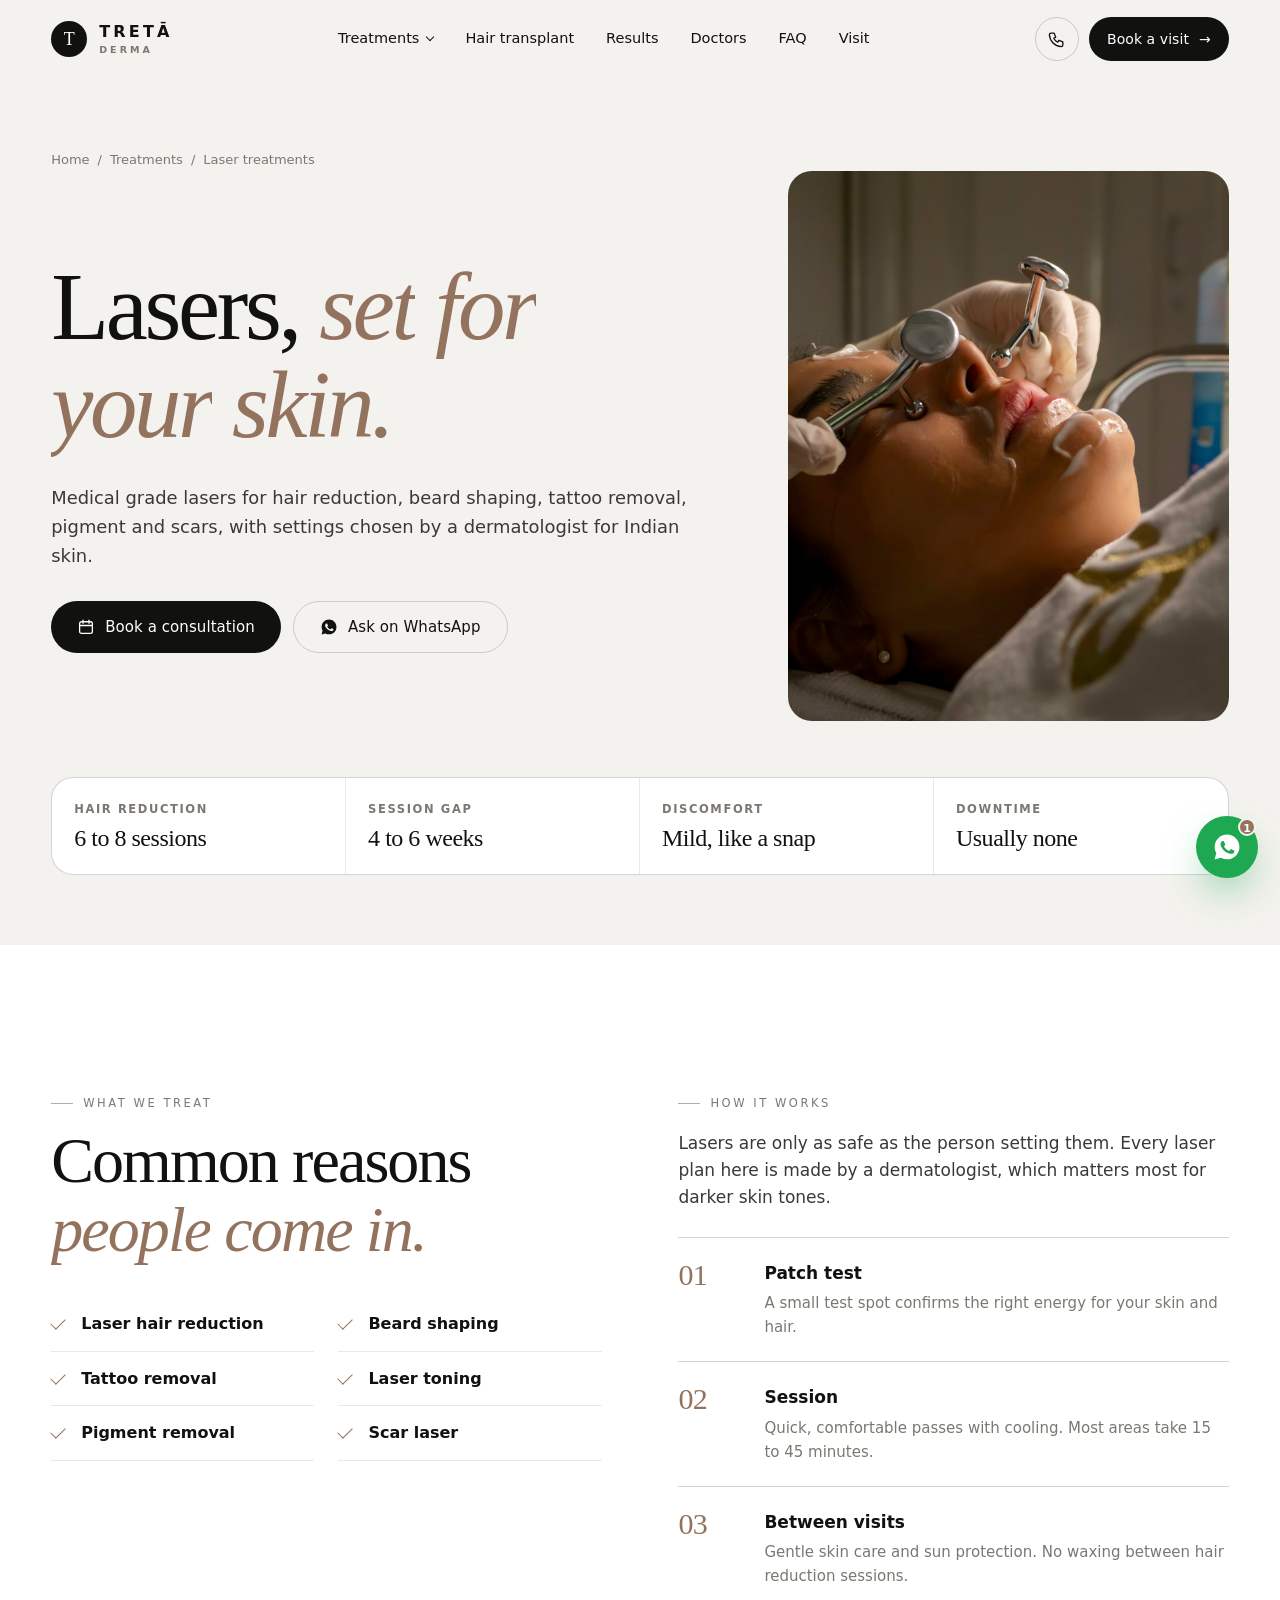
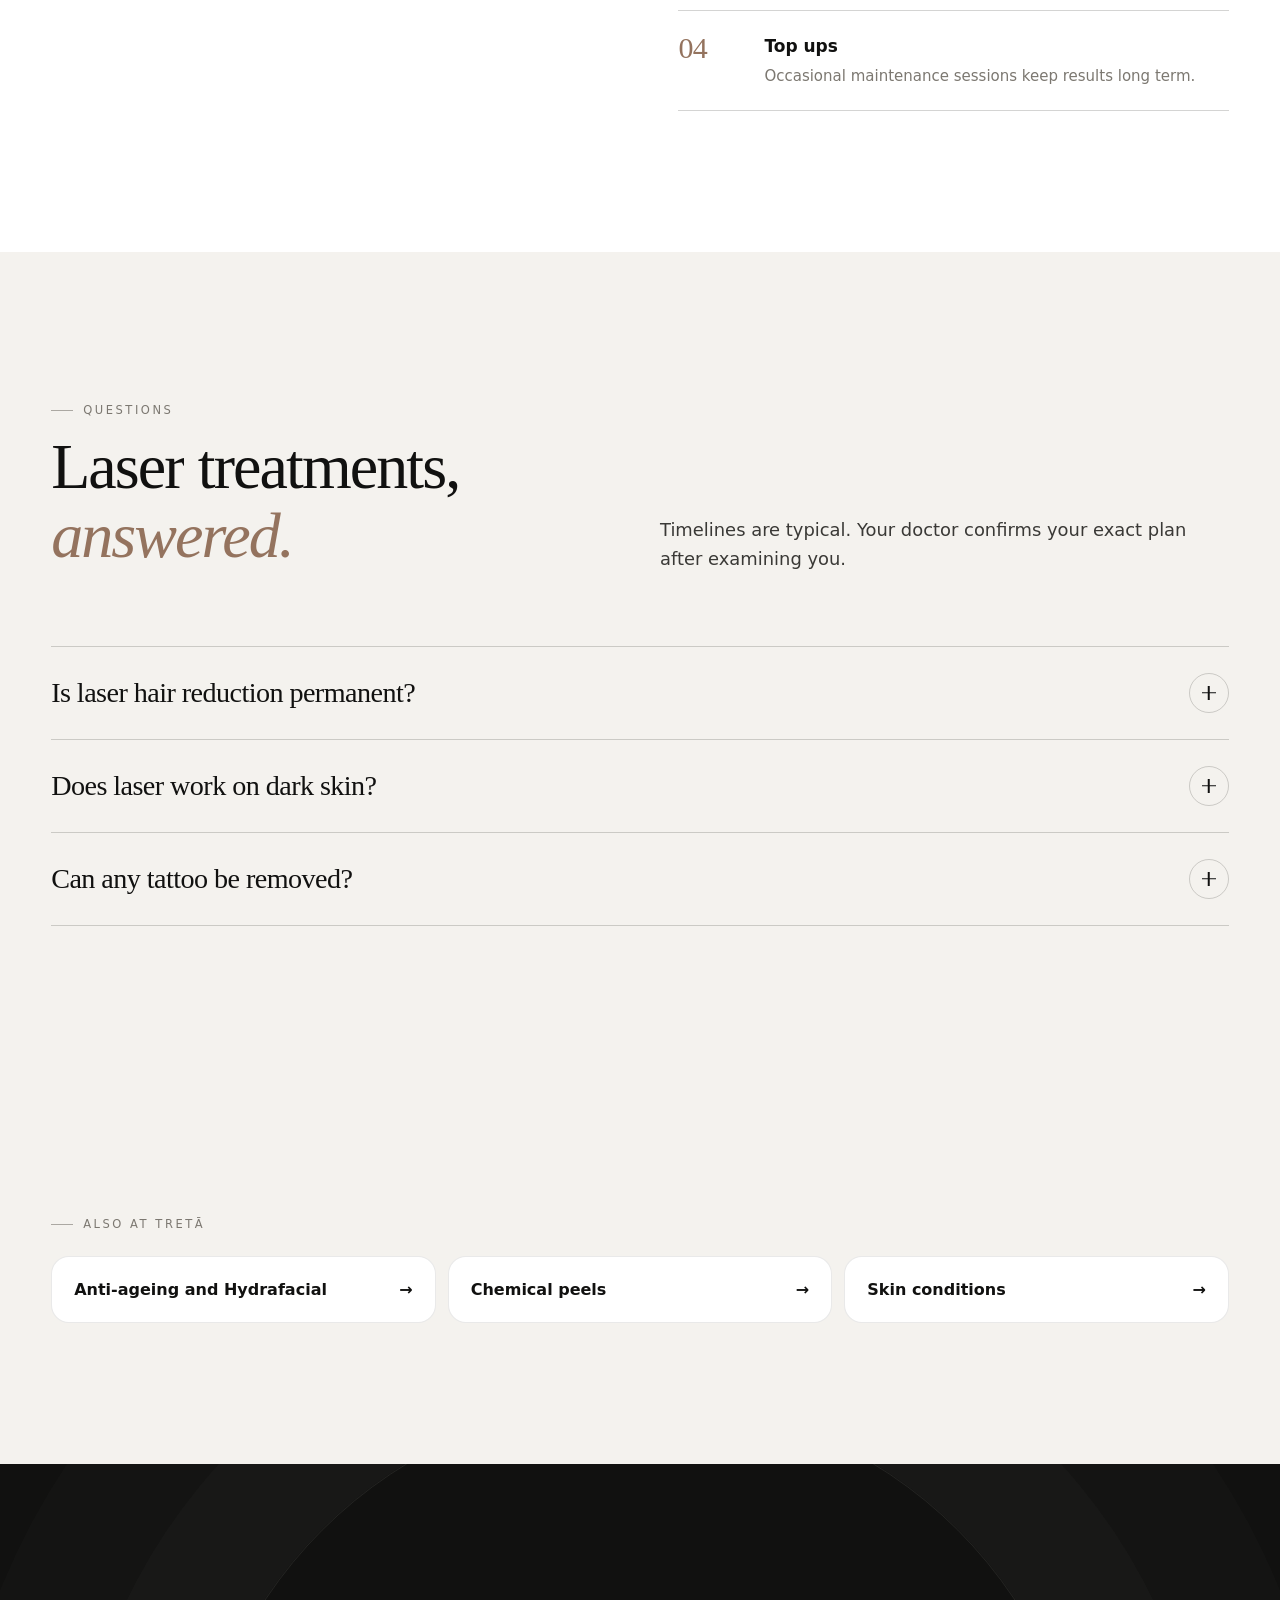
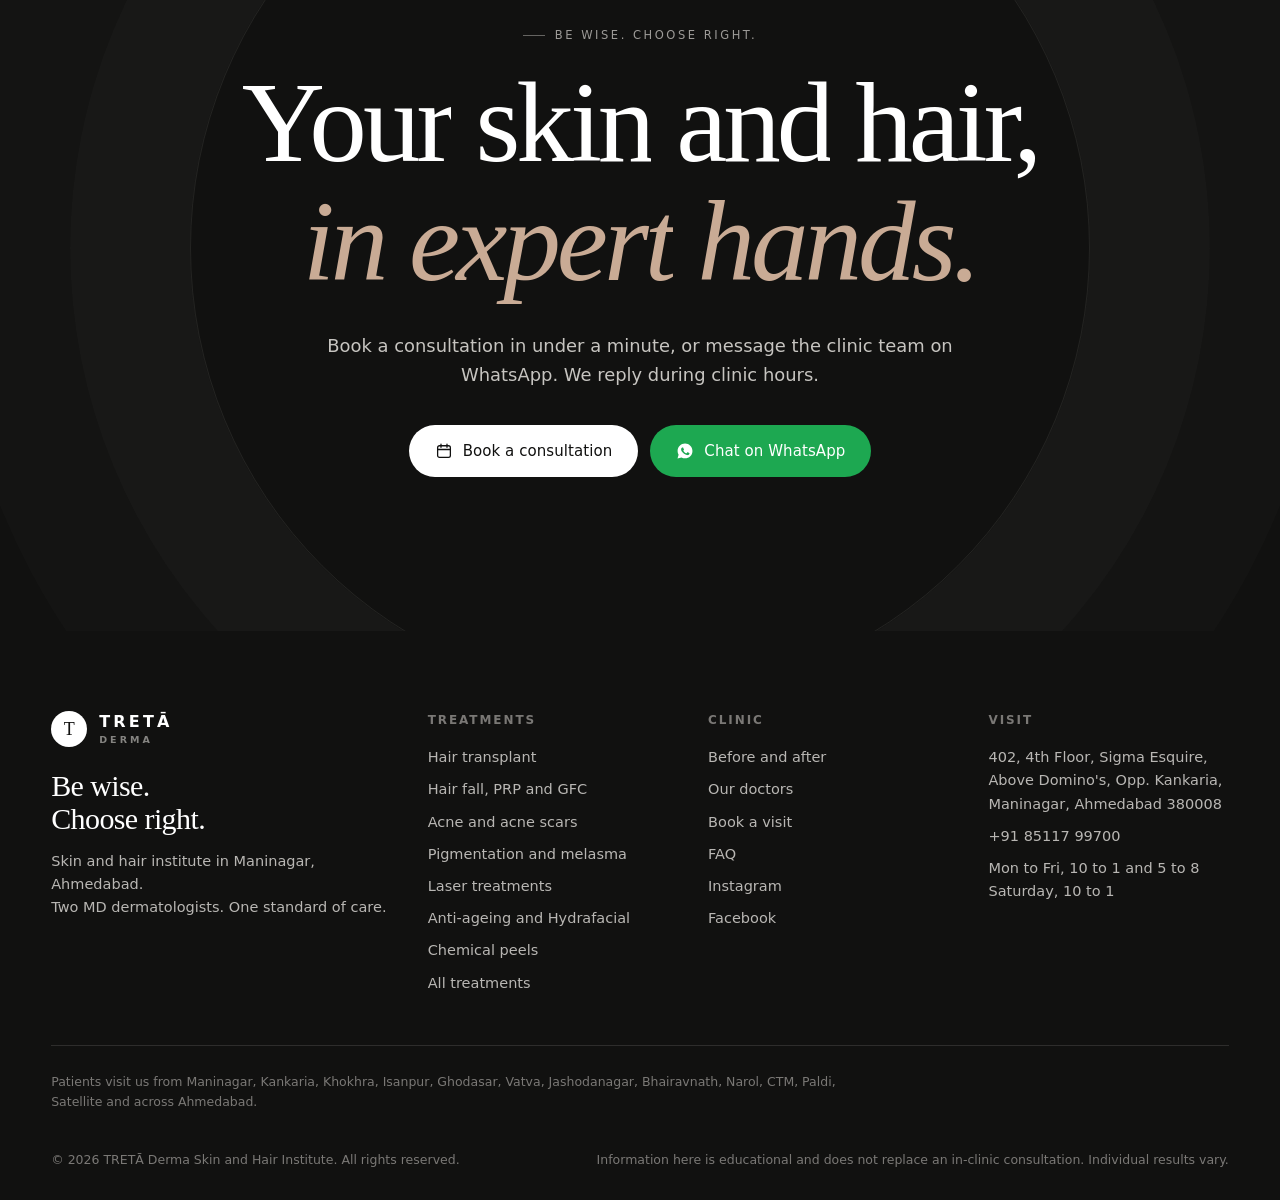
<file: laser-treatment-ahmedabad.html>
<!doctype html>
<html lang="en-IN"><head><meta charset="utf-8"><meta name="viewport" content="width=device-width,initial-scale=1,viewport-fit=cover">
<title>Laser Hair Reduction and Laser Treatments in Ahmedabad | TRETĀ Derma</title><meta name="description" content="Laser hair reduction, beard shaping, tattoo removal, laser toning and scar laser in Maninagar, Ahmedabad. Comfortable, safe settings for all Indian skin types."><link rel="canonical" href="https://nisarg2810.github.io/treta/laser-treatment-ahmedabad.html">
<meta name="robots" content="index,follow,max-image-preview:large"><meta name="theme-color" content="#F4F2EE">
<meta name="geo.region" content="IN-GJ"><meta name="geo.placename" content="Maninagar, Ahmedabad">
<meta property="og:type" content="article"><meta property="og:site_name" content="TRETĀ Derma"><meta property="og:locale" content="en_IN">
<meta property="og:title" content="Laser Hair Reduction and Laser Treatments in Ahmedabad | TRETĀ Derma"><meta property="og:description" content="Laser hair reduction, beard shaping, tattoo removal, laser toning and scar laser in Maninagar, Ahmedabad. Comfortable, safe settings for all Indian skin types."><meta property="og:url" content="https://nisarg2810.github.io/treta/laser-treatment-ahmedabad.html">
<meta property="og:image" content="https://nisarg2810.github.io/treta/assets/og.jpg"><meta property="og:image:width" content="1200"><meta property="og:image:height" content="630">
<meta name="twitter:card" content="summary_large_image"><meta name="twitter:title" content="Laser Hair Reduction and Laser Treatments in Ahmedabad | TRETĀ Derma"><meta name="twitter:description" content="Laser hair reduction, beard shaping, tattoo removal, laser toning and scar laser in Maninagar, Ahmedabad. Comfortable, safe settings for all Indian skin types."><meta name="twitter:image" content="https://nisarg2810.github.io/treta/assets/og.jpg">
<link rel="icon" href="assets/favicon.svg" type="image/svg+xml"><link rel="apple-touch-icon" href="assets/logo-badge.png">
<link rel="preconnect" href="https://api.fontshare.com"><link rel="preconnect" href="https://cdn.fontshare.com" crossorigin>
<link href="https://api.fontshare.com/v2/css?f[]=gambetta@300,301,400&f[]=general-sans@400,500,600&display=swap" rel="stylesheet">
<link rel="stylesheet" href="assets/site.css?v=7">
<script type="application/ld+json">{"@context": "https://schema.org", "@graph": [{"@type": "MedicalWebPage", "name": "Laser Hair Reduction and Laser Treatments in Ahmedabad | TRETĀ Derma", "url": "https://nisarg2810.github.io/treta/laser-treatment-ahmedabad.html", "about": {"@type": "MedicalProcedure", "name": "Laser treatments", "description": "Medical grade lasers for hair reduction, beard shaping, tattoo removal, pigment and scars, with settings chosen by a dermatologist for Indian skin."}, "audience": "https://schema.org/Patient", "inLanguage": "en-IN", "lastReviewed": "2026-10-24", "reviewedBy": {"@type": "Physician", "name": "Dr. Malhar Shah"}, "provider": {"@id": "https://nisarg2810.github.io/treta/#clinic"}}, {"@type": ["MedicalClinic", "MedicalBusiness"], "@id": "https://nisarg2810.github.io/treta/#clinic", "name": "TRETĀ Derma Skin and Hair Institute", "alternateName": ["Treta Derma", "TRETA Derma"], "url": "https://nisarg2810.github.io/treta/", "logo": "https://nisarg2810.github.io/treta/assets/logo-badge.png", "image": "https://nisarg2810.github.io/treta/assets/og.jpg", "telephone": "+918511799700", "medicalSpecialty": "Dermatology", "priceRange": "₹₹", "slogan": "Be wise. Choose right.", "address": {"@type": "PostalAddress", "streetAddress": "402, 4th Floor, Sigma Esquire, Above Domino's, Opp. Kankaria", "addressLocality": "Maninagar, Ahmedabad", "addressRegion": "Gujarat", "postalCode": "380008", "addressCountry": "IN"}, "hasMap": "https://www.google.com/maps/search/?api=1&query=Treta+Derma+Skin+and+Hair+Institute+Sigma+Esquire+Maninagar+Ahmedabad", "areaServed": {"@type": "City", "name": "Ahmedabad"}, "openingHoursSpecification": [{"@type": "OpeningHoursSpecification", "dayOfWeek": ["Monday", "Tuesday", "Wednesday", "Thursday", "Friday"], "opens": "10:00", "closes": "13:00"}, {"@type": "OpeningHoursSpecification", "dayOfWeek": ["Monday", "Tuesday", "Wednesday", "Thursday", "Friday"], "opens": "17:00", "closes": "20:00"}, {"@type": "OpeningHoursSpecification", "dayOfWeek": "Saturday", "opens": "10:00", "closes": "13:00"}], "aggregateRating": {"@type": "AggregateRating", "ratingValue": "5.0", "reviewCount": "101", "bestRating": "5"}, "sameAs": ["https://www.instagram.com/tretaderma/", "https://www.facebook.com/61562841763497"], "availableService": [{"@type": "MedicalProcedure", "name": "Hair transplant", "url": "https://nisarg2810.github.io/treta/hair-transplant-ahmedabad.html"}, {"@type": "MedicalProcedure", "name": "Hair fall, PRP and GFC", "url": "https://nisarg2810.github.io/treta/hair-loss-treatment.html"}, {"@type": "MedicalProcedure", "name": "Acne and acne scars", "url": "https://nisarg2810.github.io/treta/acne-scar-treatment.html"}, {"@type": "MedicalProcedure", "name": "Pigmentation and melasma", "url": "https://nisarg2810.github.io/treta/pigmentation-melasma-treatment.html"}, {"@type": "MedicalProcedure", "name": "Laser treatments", "url": "https://nisarg2810.github.io/treta/laser-treatment-ahmedabad.html"}, {"@type": "MedicalProcedure", "name": "Anti-ageing and Hydrafacial", "url": "https://nisarg2810.github.io/treta/anti-ageing-hydrafacial.html"}, {"@type": "MedicalProcedure", "name": "Chemical peels", "url": "https://nisarg2810.github.io/treta/chemical-peels.html"}, {"@type": "MedicalProcedure", "name": "Skin conditions", "url": "https://nisarg2810.github.io/treta/skin-disease-treatment.html"}, {"@type": "MedicalProcedure", "name": "Mole, cyst and tag removal", "url": "https://nisarg2810.github.io/treta/mole-cyst-skin-tag-removal.html"}]}, {"@type": "FAQPage", "mainEntity": [{"@type": "Question", "name": "Is laser hair reduction permanent?", "acceptedAnswer": {"@type": "Answer", "text": "It gives long term reduction. Most people lose most of the treated hair, and a few top up sessions a year keep it that way."}}, {"@type": "Question", "name": "Does laser work on dark skin?", "acceptedAnswer": {"@type": "Answer", "text": "Yes, with the right laser and settings. A patch test comes first."}}, {"@type": "Question", "name": "Can any tattoo be removed?", "acceptedAnswer": {"@type": "Answer", "text": "Most tattoos fade a lot over several sessions. Black ink responds best, some colours need more sessions."}}]}, {"@type": "BreadcrumbList", "itemListElement": [{"@type": "ListItem", "position": 1, "name": "Home", "item": "https://nisarg2810.github.io/treta/"}, {"@type": "ListItem", "position": 2, "name": "Treatments", "item": "https://nisarg2810.github.io/treta/treatments.html"}, {"@type": "ListItem", "position": 3, "name": "Laser treatments", "item": "https://nisarg2810.github.io/treta/laser-treatment-ahmedabad.html"}]}]}</script>
</head><body>
<a class="skip" href="#main">Skip to content</a>
<header class="hdr"><div class="wrap"><a class="brand" href="./" aria-label="TRETĀ Derma home"><span class="mark" aria-hidden="true">T</span><span class="wm"><b>TRETĀ</b><span>Derma</span></span></a>
<nav class="nav" aria-label="Main"><div class="dd"><button type="button" aria-expanded="false">Treatments</button><div class="dd-menu"><a href="hair-transplant-ahmedabad.html"><span class="ic" aria-hidden="true"><svg viewBox="0 0 24 24"><path d="M3 20.5h18"/><path d="M7 20.5c0-5 .8-9 2.5-13M11.5 20.5c0-6 .4-10.5 1.4-15M16 20.5c0-4.6 1-8.3 3-11.5"/><circle cx="9.5" cy="7.5" r=".9"/><circle cx="12.9" cy="5.5" r=".9"/><circle cx="19" cy="9" r=".9"/></svg></span><span><b>Hair transplant</b><small>FUE and DHI, natural and lifelong</small></span></a><a href="hair-loss-treatment.html"><span class="ic" aria-hidden="true"><svg viewBox="0 0 24 24"><path d="M14.5 3.5l6 6M17.5 6.5 8 16l-2.5.5.5-2.5 9.5-9.5M5.5 18.5 3 21"/><path d="M10.5 9.5l4 4"/></svg></span><span><b>Hair fall, PRP and GFC</b><small>Diagnose the cause, then regrow</small></span></a><a href="acne-scar-treatment.html"><span class="ic" aria-hidden="true"><svg viewBox="0 0 24 24"><path d="M12 3c4.4 0 7.5 3.4 7.5 8.2 0 5-3.4 9.8-7.5 9.8s-7.5-4.8-7.5-9.8C4.5 6.4 7.6 3 12 3Z"/><circle cx="9" cy="11" r=".9"/><circle cx="14.5" cy="9.5" r=".9"/><circle cx="13.5" cy="14.5" r=".9"/><circle cx="9.5" cy="15.5" r=".6"/></svg></span><span><b>Acne and acne scars</b><small>Clear skin, smoother texture</small></span></a><a href="pigmentation-melasma-treatment.html"><span class="ic" aria-hidden="true"><svg viewBox="0 0 24 24"><circle cx="12" cy="12" r="4.2"/><path d="M12 2.5v2.2M12 19.3v2.2M2.5 12h2.2M19.3 12h2.2M5.3 5.3l1.6 1.6M17.1 17.1l1.6 1.6M5.3 18.7l1.6-1.6M17.1 6.9l1.6-1.6"/></svg></span><span><b>Pigmentation and melasma</b><small>Even, luminous tone</small></span></a><a href="laser-treatment-ahmedabad.html"><span class="ic" aria-hidden="true"><svg viewBox="0 0 24 24"><rect x="3" y="9" width="9" height="6" rx="1.5"/><path d="M12 12h3"/><path d="M16.5 12h5M17.5 8.5l3.5-2M17.5 15.5l3.5 2"/></svg></span><span><b>Laser treatments</b><small>Hair reduction, tattoo, toning</small></span></a><a href="anti-ageing-hydrafacial.html"><span class="ic" aria-hidden="true"><svg viewBox="0 0 24 24"><path d="M12 3c4 0 7 3.1 7 7.6 0 3.2-1.2 6.2-3.4 8.2a5.3 5.3 0 0 1-7.2 0C6.2 16.8 5 13.8 5 10.6 5 6.1 8 3 12 3Z"/><path d="M9.2 10.5h.01M14.8 10.5h.01M9.8 14.8c1.3 1 3.1 1 4.4 0"/><path d="M19.5 4.5l1-1M20.5 7h1.2"/></svg></span><span><b>Anti-ageing and Hydrafacial</b><small>Firm, fresh, rested skin</small></span></a><a href="chemical-peels.html"><span class="ic" aria-hidden="true"><svg viewBox="0 0 24 24"><path d="M12 3.2s5.8 6.3 5.8 10.2a5.8 5.8 0 0 1-11.6 0C6.2 9.5 12 3.2 12 3.2Z"/><path d="M9 14.5a3 3 0 0 0 3 3"/></svg></span><span><b>Chemical peels</b><small>Renewal with little downtime</small></span></a><a href="skin-disease-treatment.html"><span class="ic" aria-hidden="true"><svg viewBox="0 0 24 24"><path d="M12 3 4.5 6v5.5c0 4.6 3.2 8.4 7.5 9.5 4.3-1.1 7.5-4.9 7.5-9.5V6L12 3Z"/><path d="M9 12h6M12 9v6"/></svg></span><span><b>Skin conditions</b><small>Eczema, psoriasis, vitiligo, more</small></span></a><a href="mole-cyst-skin-tag-removal.html"><span class="ic" aria-hidden="true"><svg viewBox="0 0 24 24"><path d="M4 20l6.5-6.5M10.5 13.5l7.8-7.8a1.8 1.8 0 0 0-2.5-2.5L8 11l2.5 2.5Z"/><path d="M14 5l5 5"/></svg></span><span><b>Mole, cyst and tag removal</b><small>Minor skin surgery, same day</small></span></a></div></div>
<a href="hair-transplant-ahmedabad.html">Hair transplant</a><a href="results.html">Results</a><a href="doctors.html">Doctors</a><a href="./#faq">FAQ</a><a href="./#visit">Visit</a></nav>
<div class="hdr-cta"><a class="icon-btn" href="tel:+918511799700" aria-label="Call the clinic"><svg viewBox="0 0 24 24" fill="none" stroke="currentColor" stroke-width="1.7" stroke-linecap="round" stroke-linejoin="round" aria-hidden="true"><path d="M5 4h4l2 5-2.5 1.5a11 11 0 0 0 5 5L15 13l5 2v4a2 2 0 0 1-2 2A16 16 0 0 1 3 6a2 2 0 0 1 2-2"/></svg></a><a class="btn btn-ink" href="book.html" data-book="">Book a visit <span class="arrow">→</span></a>
<button class="icon-btn burger" type="button" aria-label="Open menu" aria-expanded="false"><svg viewBox="0 0 24 24" fill="none" stroke="currentColor" stroke-width="1.7"><path d="M4 8h16M4 16h16"/></svg></button></div></div></header>
<div class="mnav" aria-label="Mobile menu"><a href="./">Home</a><a href="treatments.html">Treatments</a><div class="sub"><a href="hair-transplant-ahmedabad.html">Hair transplant</a><a href="hair-loss-treatment.html">Hair fall, PRP and GFC</a><a href="acne-scar-treatment.html">Acne and acne scars</a><a href="pigmentation-melasma-treatment.html">Pigmentation and melasma</a><a href="laser-treatment-ahmedabad.html">Laser treatments</a><a href="anti-ageing-hydrafacial.html">Anti-ageing and Hydrafacial</a><a href="chemical-peels.html">Chemical peels</a><a href="skin-disease-treatment.html">Skin conditions</a><a href="mole-cyst-skin-tag-removal.html">Mole, cyst and tag removal</a></div><a href="results.html">Results</a><a href="doctors.html">Doctors</a><a href="./#faq">FAQ</a><a href="./#visit">Visit us</a><a class="btn btn-ink" href="book.html">Book a visit</a></div>
<main id="main">
<section class="phero"><div class="wrap"><nav class="crumbs" aria-label="Breadcrumb"><a href="./">Home</a><span>/</span><a href="treatments.html">Treatments</a><span>/</span><span aria-current="page">Laser treatments</span></nav>
<div class="phero-grid"><div><h1 class="display split">Lasers, <em>set for your skin.</em></h1><p class="lead rv">Medical grade lasers for hair reduction, beard shaping, tattoo removal, pigment and scars, with settings chosen by a dermatologist for Indian skin.</p>
<div class="hero-ctas rv d1" style="margin-top:30px"><a class="btn btn-ink" href="book.html" data-book=""><svg viewBox="0 0 24 24" fill="none" stroke="currentColor" stroke-width="1.7" stroke-linecap="round" aria-hidden="true"><rect x="3.5" y="5" width="17" height="15.5" rx="2.5"/><path d="M3.5 10h17M8 3v4M16 3v4"/></svg> Book a consultation</a><a class="btn btn-line" href="https://wa.me/918511799700" data-chat=""><svg viewBox="0 0 24 24" fill="currentColor" aria-hidden="true"><path d="M12.04 2C6.58 2 2.13 6.45 2.13 11.91c0 1.75.46 3.45 1.32 4.95L2.05 22l5.25-1.38a9.9 9.9 0 0 0 4.74 1.21c5.46 0 9.91-4.45 9.91-9.91C21.95 6.45 17.5 2 12.04 2Zm5.8 14.13c-.24.68-1.42 1.32-1.95 1.36-.5.05-.97.24-3.27-.68-2.77-1.09-4.52-3.92-4.66-4.1-.13-.18-1.120-1.49-1.12-2.84 0-1.35.71-2.01.96-2.29.25-.27.55-.34.73-.34l.52.01c.17.01.39-.06.61.47.24.55.79 1.9.86 2.04.07.14.11.3.02.48-.09.18-.14.3-.27.46-.14.16-.29.36-.41.48-.14.14-.28.29-.12.56.16.27.71 1.17 1.52 1.9 1.05.93 1.93 1.22 2.2 1.36.27.14.43.11.59-.07.16-.18.68-.79.86-1.06.18-.27.36-.23.61-.14.25.09 1.59.75 1.86.89.27.14.45.2.52.32.07.11.07.66-.17 1.33Z"/></svg> Ask on WhatsApp</a></div></div>
<div class="phero-img rv d2"><img src="assets/photo/laser.jpg" alt="Medical laser and skin device treatment" loading="lazy" decoding="async"></div></div><div class="glance strip rv"><div><small>Hair reduction</small><b>6 to 8 sessions</b></div><div><small>Session gap</small><b>4 to 6 weeks</b></div><div><small>Discomfort</small><b>Mild, like a snap</b></div><div><small>Downtime</small><b>Usually none</b></div></div></div></section>
<section class="sec paper"><div class="wrap two"><div><span class="eyebrow">What we treat</span><h2 class="h2 split" style="margin:16px 0 30px">Common reasons<br><em>people come in.</em></h2><ul class="ticks rv"><li>Laser hair reduction</li><li>Beard shaping</li><li>Tattoo removal</li><li>Laser toning</li><li>Pigment removal</li><li>Scar laser</li></ul></div>
<div><span class="eyebrow">How it works</span><div class="prose rv" style="margin:16px 0 26px"><p>Lasers are only as safe as the person setting them. Every laser plan here is made by a dermatologist, which matters most for darker skin tones.</p></div><div class="how"><div class="rv"><b>01</b><div><h3>Patch test</h3><p>A small test spot confirms the right energy for your skin and hair.</p></div></div><div class="rv"><b>02</b><div><h3>Session</h3><p>Quick, comfortable passes with cooling. Most areas take 15 to 45 minutes.</p></div></div><div class="rv"><b>03</b><div><h3>Between visits</h3><p>Gentle skin care and sun protection. No waxing between hair reduction sessions.</p></div></div><div class="rv"><b>04</b><div><h3>Top ups</h3><p>Occasional maintenance sessions keep results long term.</p></div></div></div></div></div></section>

<section class="sec"><div class="wrap"><div class="sec-hd"><div><span class="eyebrow">Questions</span><h2 class="h2 split">Laser treatments,<br><em>answered.</em></h2></div><p class="lead rv">Timelines are typical. Your doctor confirms your exact plan after examining you.</p></div><div class="faq"><details class="rv"><summary>Is laser hair reduction permanent?<i aria-hidden="true"></i></summary><div class="a"><p>It gives long term reduction. Most people lose most of the treated hair, and a few top up sessions a year keep it that way.</p></div></details><details class="rv"><summary>Does laser work on dark skin?<i aria-hidden="true"></i></summary><div class="a"><p>Yes, with the right laser and settings. A patch test comes first.</p></div></details><details class="rv"><summary>Can any tattoo be removed?<i aria-hidden="true"></i></summary><div class="a"><p>Most tattoos fade a lot over several sessions. Black ink responds best, some colours need more sessions.</p></div></details></div></div></section>
<section class="sec" style="padding-top:0;padding-top:clamp(80px,11vw,150px)"><div class="wrap"><span class="eyebrow">Also at TRETĀ</span><div class="related" style="margin-top:22px"><a href="anti-ageing-hydrafacial.html">Anti-ageing and Hydrafacial <span class="arrow">→</span></a><a href="chemical-peels.html">Chemical peels <span class="arrow">→</span></a><a href="skin-disease-treatment.html">Skin conditions <span class="arrow">→</span></a></div></div></section>
<section class="cta ink"><div class="wrap"><span class="eyebrow">Be wise. Choose right.</span><h2 class="display split" style="margin-top:22px">Your skin and hair,<br><em>in expert hands.</em></h2>
<p class="lead" style="margin-left:auto;margin-right:auto">Book a consultation in under a minute, or message the clinic team on WhatsApp. We reply during clinic hours.</p><div class="row"><a class="btn btn-paper" href="book.html" data-book=""><svg viewBox="0 0 24 24" fill="none" stroke="currentColor" stroke-width="1.7" stroke-linecap="round" aria-hidden="true"><rect x="3.5" y="5" width="17" height="15.5" rx="2.5"/><path d="M3.5 10h17M8 3v4M16 3v4"/></svg> Book a consultation</a><a class="btn btn-wa" href="https://wa.me/918511799700" data-chat=""><svg viewBox="0 0 24 24" fill="currentColor" aria-hidden="true"><path d="M12.04 2C6.58 2 2.13 6.45 2.13 11.91c0 1.75.46 3.45 1.32 4.95L2.05 22l5.25-1.38a9.9 9.9 0 0 0 4.74 1.21c5.46 0 9.91-4.45 9.91-9.91C21.95 6.45 17.5 2 12.04 2Zm5.8 14.13c-.24.68-1.42 1.32-1.95 1.36-.5.05-.97.24-3.27-.68-2.77-1.09-4.52-3.92-4.66-4.1-.13-.18-1.120-1.49-1.12-2.84 0-1.35.71-2.01.96-2.29.25-.27.55-.34.73-.34l.52.01c.17.01.39-.06.61.47.24.55.79 1.9.86 2.04.07.14.11.3.02.48-.09.18-.14.3-.27.46-.14.16-.29.36-.41.48-.14.14-.28.29-.12.56.16.27.71 1.17 1.52 1.9 1.05.93 1.93 1.22 2.2 1.36.27.14.43.11.59-.07.16-.18.68-.79.86-1.06.18-.27.36-.23.61-.14.25.09 1.59.75 1.86.89.27.14.45.2.52.32.07.11.07.66-.17 1.33Z"/></svg> Chat on WhatsApp</a></div></div></section></main>
<footer class="ftr"><div class="wrap"><div class="fgrid">
<div><a class="brand" href="./" aria-label="TRETĀ Derma home"><span class="mark" aria-hidden="true">T</span><span class="wm"><b>TRETĀ</b><span>Derma</span></span></a><p class="tag">Be wise.<br>Choose right.</p><p>Skin and hair institute in Maninagar, Ahmedabad.<br>Two MD dermatologists. One standard of care.</p></div>
<div><h4>Treatments</h4><ul><li><a href="hair-transplant-ahmedabad.html">Hair transplant</a></li><li><a href="hair-loss-treatment.html">Hair fall, PRP and GFC</a></li><li><a href="acne-scar-treatment.html">Acne and acne scars</a></li><li><a href="pigmentation-melasma-treatment.html">Pigmentation and melasma</a></li><li><a href="laser-treatment-ahmedabad.html">Laser treatments</a></li><li><a href="anti-ageing-hydrafacial.html">Anti-ageing and Hydrafacial</a></li><li><a href="chemical-peels.html">Chemical peels</a></li><li><a href="treatments.html">All treatments</a></li></ul></div>
<div><h4>Clinic</h4><ul><li><a href="results.html">Before and after</a></li><li><a href="doctors.html">Our doctors</a></li><li><a href="book.html">Book a visit</a></li><li><a href="./#faq">FAQ</a></li><li><a href="https://www.instagram.com/tretaderma/" target="_blank" rel="noopener">Instagram</a></li><li><a href="https://www.facebook.com/61562841763497" target="_blank" rel="noopener">Facebook</a></li></ul></div>
<div><h4>Visit</h4><ul><li>402, 4th Floor, Sigma Esquire,<br>Above Domino's, Opp. Kankaria,<br>Maninagar, Ahmedabad 380008</li><li><a href="tel:+918511799700">+91 85117 99700</a></li><li>Mon to Fri, 10 to 1 and 5 to 8<br>Saturday, 10 to 1</li></ul></div></div>
<p class="areas">Patients visit us from Maninagar, Kankaria, Khokhra, Isanpur, Ghodasar, Vatva, Jashodanagar, Bhairavnath, Narol, CTM, Paldi, Satellite and across Ahmedabad.</p>
<div class="fbase"><span>© 2026 TRETĀ Derma Skin and Hair Institute. All rights reserved.</span><span>Information here is educational and does not replace an in-clinic consultation. Individual results vary.</span></div></div></footer>
<nav class="mbar" aria-label="Quick actions"><a href="tel:+918511799700"><svg viewBox="0 0 24 24" fill="none" stroke="currentColor" stroke-width="1.7" stroke-linecap="round" stroke-linejoin="round" aria-hidden="true"><path d="M5 4h4l2 5-2.5 1.5a11 11 0 0 0 5 5L15 13l5 2v4a2 2 0 0 1-2 2A16 16 0 0 1 3 6a2 2 0 0 1 2-2"/></svg> Call</a><a href="#" data-chat=""><svg viewBox="0 0 24 24" fill="currentColor" aria-hidden="true"><path d="M12.04 2C6.58 2 2.13 6.45 2.13 11.91c0 1.75.46 3.45 1.32 4.95L2.05 22l5.25-1.38a9.9 9.9 0 0 0 4.74 1.21c5.46 0 9.91-4.45 9.91-9.91C21.95 6.45 17.5 2 12.04 2Zm5.8 14.13c-.24.68-1.42 1.32-1.95 1.36-.5.05-.97.24-3.27-.68-2.77-1.09-4.52-3.92-4.66-4.1-.13-.18-1.120-1.49-1.12-2.84 0-1.35.71-2.01.96-2.29.25-.27.55-.34.73-.34l.52.01c.17.01.39-.06.61.47.24.55.79 1.9.86 2.04.07.14.11.3.02.48-.09.18-.14.3-.27.46-.14.16-.29.36-.41.48-.14.14-.28.29-.12.56.16.27.71 1.17 1.52 1.9 1.05.93 1.93 1.22 2.2 1.36.27.14.43.11.59-.07.16-.18.68-.79.86-1.06.18-.27.36-.23.61-.14.25.09 1.59.75 1.86.89.27.14.45.2.52.32.07.11.07.66-.17 1.33Z"/></svg> Chat</a><button class="b" type="button" data-book=""><svg viewBox="0 0 24 24" fill="none" stroke="currentColor" stroke-width="1.7" stroke-linecap="round" aria-hidden="true"><rect x="3.5" y="5" width="17" height="15.5" rx="2.5"/><path d="M3.5 10h17M8 3v4M16 3v4"/></svg> Book</button></nav>
<dialog class="book" id="book-dialog" aria-label="Book a consultation"><div class="book-shell"></div></dialog>
<script>window.TRETA_ICONS={"acne": "<svg viewBox=\"0 0 24 24\"><path d=\"M12 3c4.4 0 7.5 3.4 7.5 8.2 0 5-3.4 9.8-7.5 9.8s-7.5-4.8-7.5-9.8C4.5 6.4 7.6 3 12 3Z\"/><circle cx=\"9\" cy=\"11\" r=\".9\"/><circle cx=\"14.5\" cy=\"9.5\" r=\".9\"/><circle cx=\"13.5\" cy=\"14.5\" r=\".9\"/><circle cx=\"9.5\" cy=\"15.5\" r=\".6\"/></svg>", "glow": "<svg viewBox=\"0 0 24 24\"><circle cx=\"12\" cy=\"12\" r=\"4.2\"/><path d=\"M12 2.5v2.2M12 19.3v2.2M2.5 12h2.2M19.3 12h2.2M5.3 5.3l1.6 1.6M17.1 17.1l1.6 1.6M5.3 18.7l1.6-1.6M17.1 6.9l1.6-1.6\"/></svg>", "peel": "<svg viewBox=\"0 0 24 24\"><path d=\"M12 3.2s5.8 6.3 5.8 10.2a5.8 5.8 0 0 1-11.6 0C6.2 9.5 12 3.2 12 3.2Z\"/><path d=\"M9 14.5a3 3 0 0 0 3 3\"/></svg>", "laser": "<svg viewBox=\"0 0 24 24\"><rect x=\"3\" y=\"9\" width=\"9\" height=\"6\" rx=\"1.5\"/><path d=\"M12 12h3\"/><path d=\"M16.5 12h5M17.5 8.5l3.5-2M17.5 15.5l3.5 2\"/></svg>", "face": "<svg viewBox=\"0 0 24 24\"><path d=\"M12 3c4 0 7 3.1 7 7.6 0 3.2-1.2 6.2-3.4 8.2a5.3 5.3 0 0 1-7.2 0C6.2 16.8 5 13.8 5 10.6 5 6.1 8 3 12 3Z\"/><path d=\"M9.2 10.5h.01M14.8 10.5h.01M9.8 14.8c1.3 1 3.1 1 4.4 0\"/><path d=\"M19.5 4.5l1-1M20.5 7h1.2\"/></svg>", "tattoo": "<svg viewBox=\"0 0 24 24\"><path d=\"M4 20l6.5-6.5M10.5 13.5l7.8-7.8a1.8 1.8 0 0 0-2.5-2.5L8 11l2.5 2.5Z\"/><path d=\"M14 5l5 5\"/></svg>", "transplant": "<svg viewBox=\"0 0 24 24\"><path d=\"M3 20.5h18\"/><path d=\"M7 20.5c0-5 .8-9 2.5-13M11.5 20.5c0-6 .4-10.5 1.4-15M16 20.5c0-4.6 1-8.3 3-11.5\"/><circle cx=\"9.5\" cy=\"7.5\" r=\".9\"/><circle cx=\"12.9\" cy=\"5.5\" r=\".9\"/><circle cx=\"19\" cy=\"9\" r=\".9\"/></svg>", "prp": "<svg viewBox=\"0 0 24 24\"><path d=\"M14.5 3.5l6 6M17.5 6.5 8 16l-2.5.5.5-2.5 9.5-9.5M5.5 18.5 3 21\"/><path d=\"M10.5 9.5l4 4\"/></svg>", "derm": "<svg viewBox=\"0 0 24 24\"><path d=\"M12 3 4.5 6v5.5c0 4.6 3.2 8.4 7.5 9.5 4.3-1.1 7.5-4.9 7.5-9.5V6L12 3Z\"/><path d=\"M9 12h6M12 9v6\"/></svg>"};</script><script src="assets/site.js?v=7" defer></script>
</body></html>
</file>
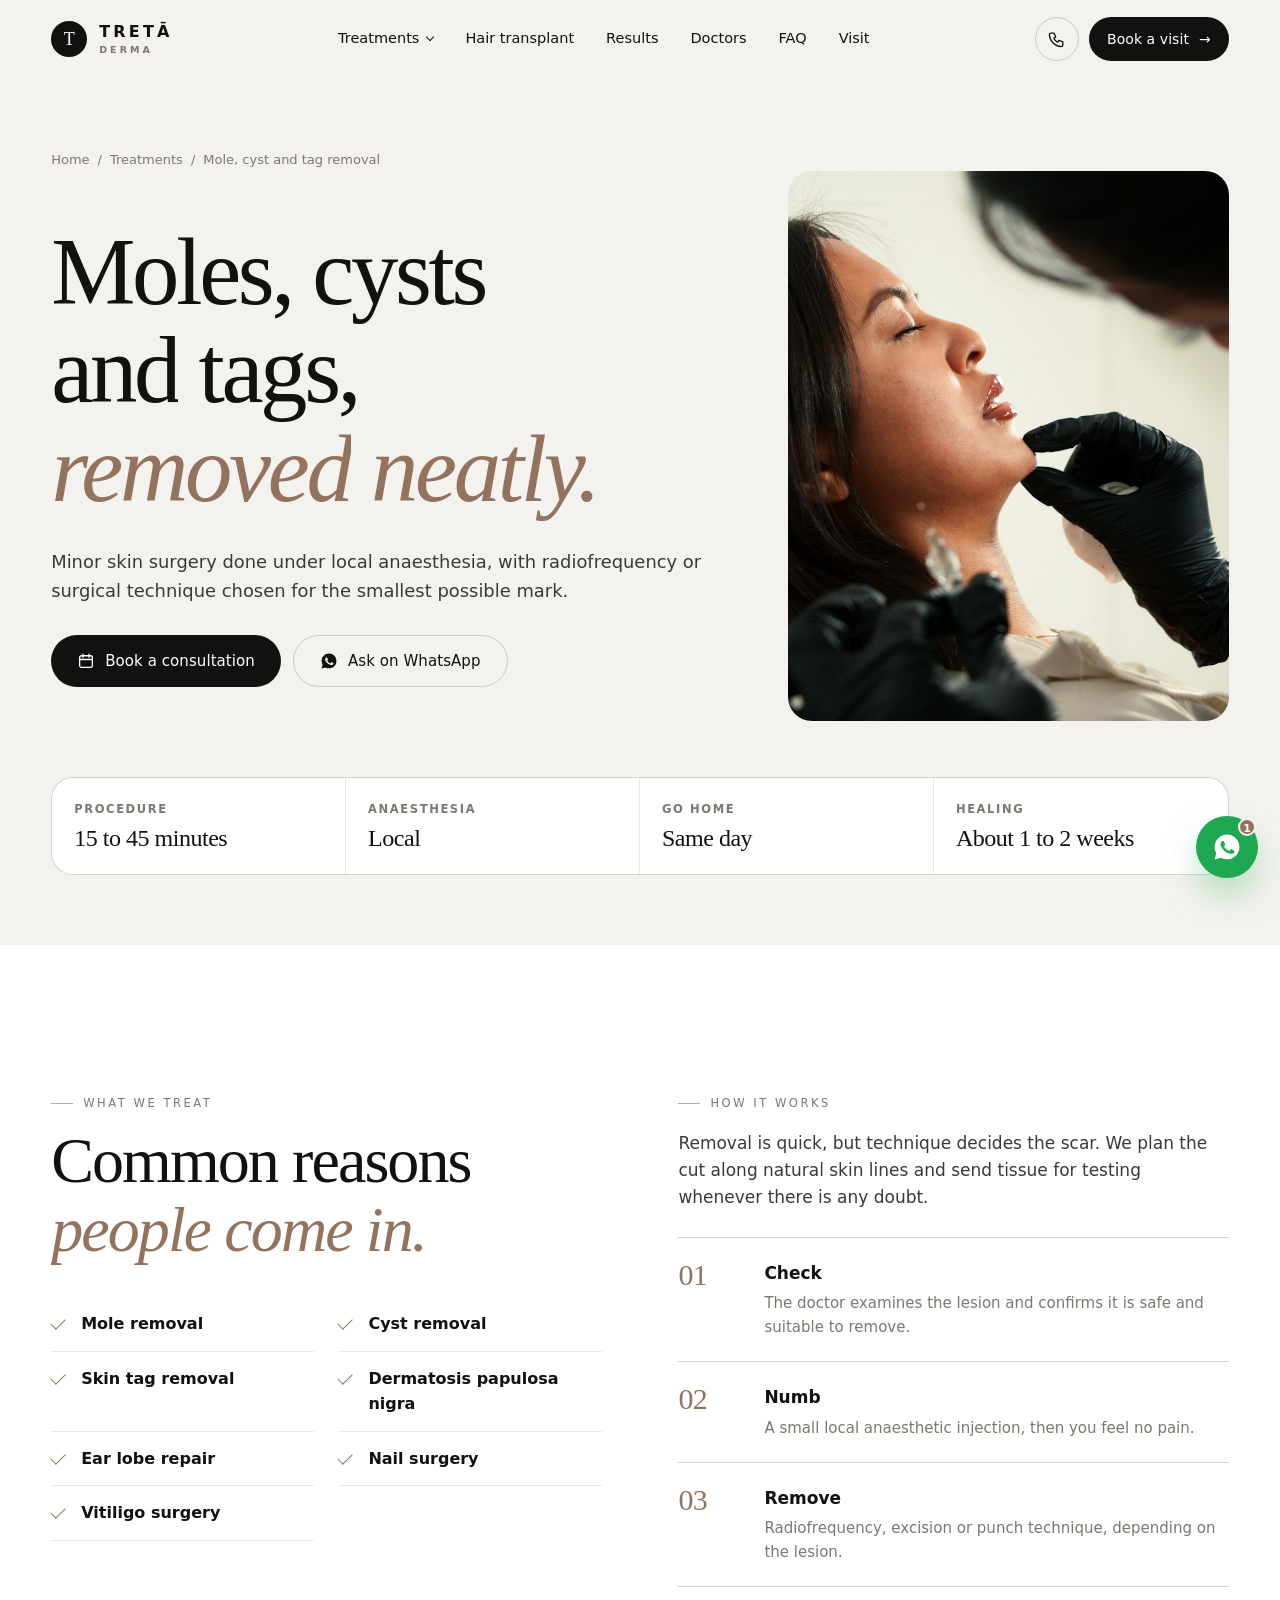
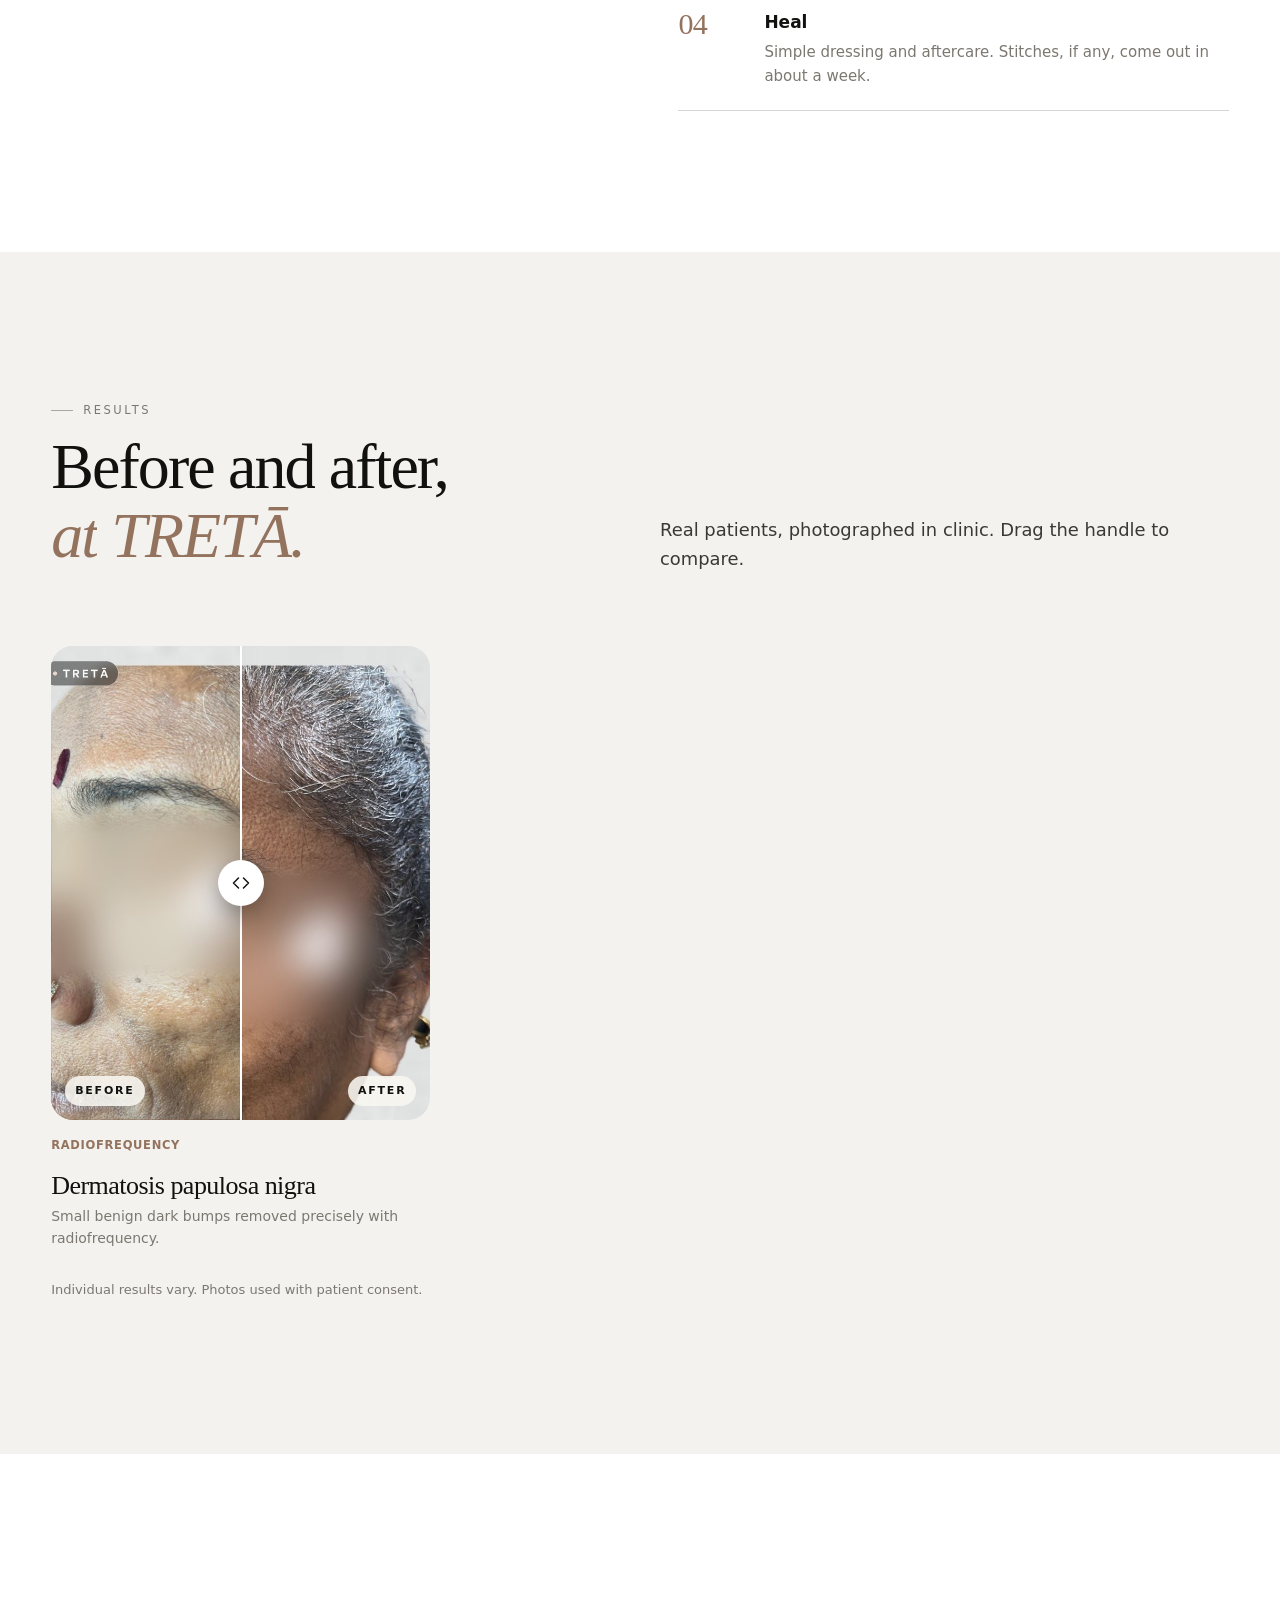
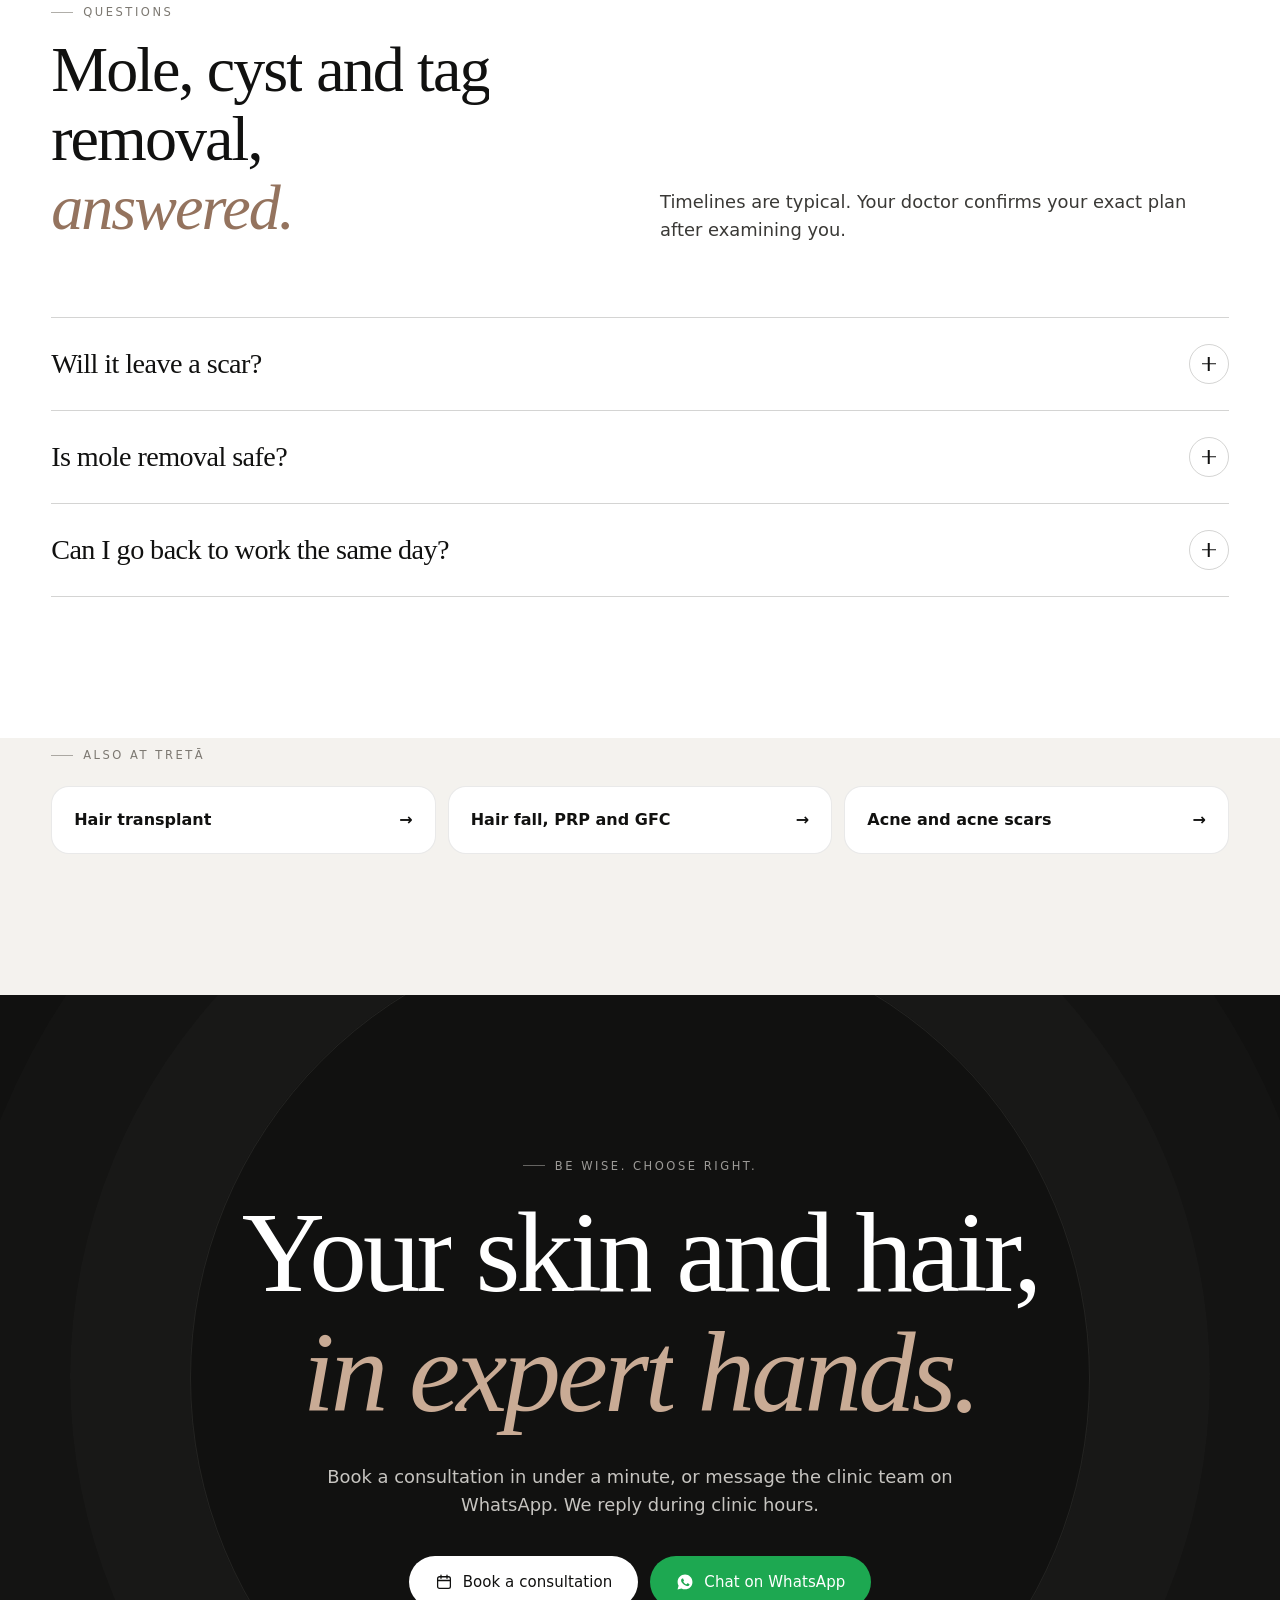
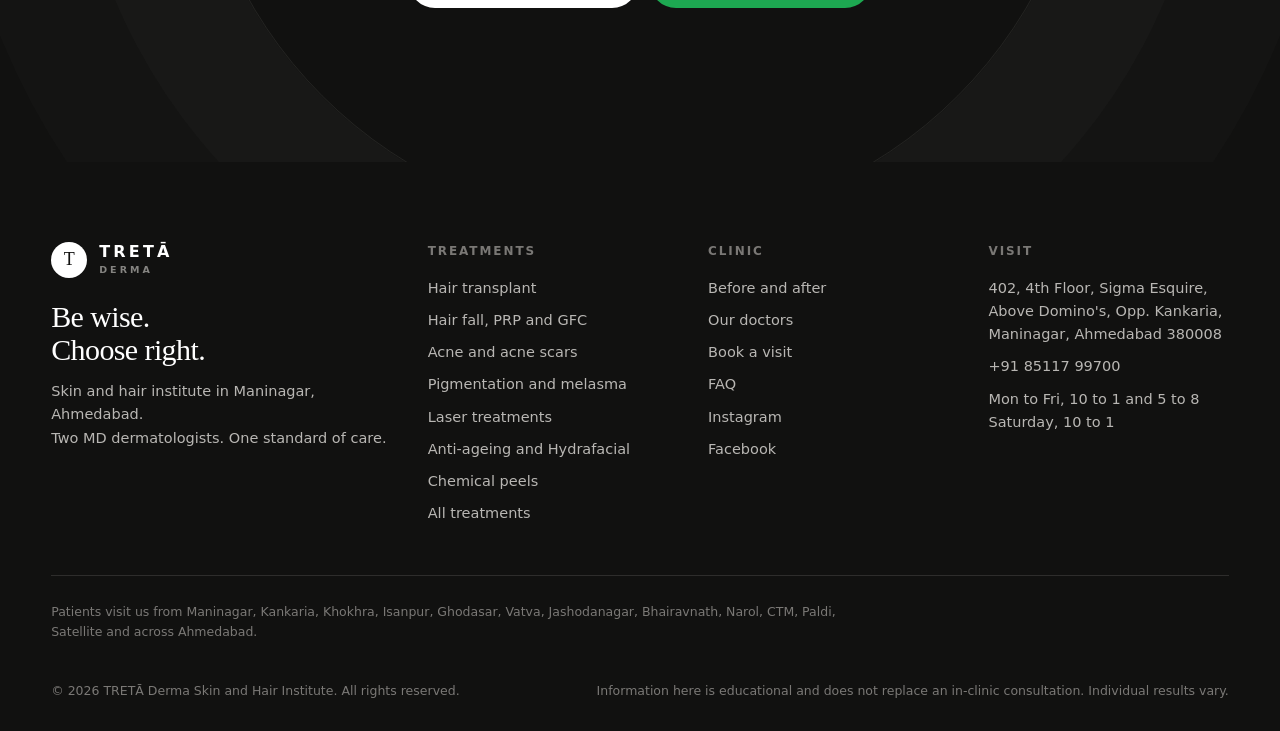
<file: mole-cyst-skin-tag-removal.html>
<!doctype html>
<html lang="en-IN"><head><meta charset="utf-8"><meta name="viewport" content="width=device-width,initial-scale=1,viewport-fit=cover">
<title>Mole, Cyst and Skin Tag Removal in Ahmedabad | TRETĀ Derma</title><meta name="description" content="Same day mole removal, cyst removal, skin tag removal, DPN, ear lobe repair, nail surgery and vitiligo surgery in Maninagar, Ahmedabad."><link rel="canonical" href="https://nisarg2810.github.io/treta/mole-cyst-skin-tag-removal.html">
<meta name="robots" content="index,follow,max-image-preview:large"><meta name="theme-color" content="#F4F2EE">
<meta name="geo.region" content="IN-GJ"><meta name="geo.placename" content="Maninagar, Ahmedabad">
<meta property="og:type" content="article"><meta property="og:site_name" content="TRETĀ Derma"><meta property="og:locale" content="en_IN">
<meta property="og:title" content="Mole, Cyst and Skin Tag Removal in Ahmedabad | TRETĀ Derma"><meta property="og:description" content="Same day mole removal, cyst removal, skin tag removal, DPN, ear lobe repair, nail surgery and vitiligo surgery in Maninagar, Ahmedabad."><meta property="og:url" content="https://nisarg2810.github.io/treta/mole-cyst-skin-tag-removal.html">
<meta property="og:image" content="https://nisarg2810.github.io/treta/assets/og.jpg"><meta property="og:image:width" content="1200"><meta property="og:image:height" content="630">
<meta name="twitter:card" content="summary_large_image"><meta name="twitter:title" content="Mole, Cyst and Skin Tag Removal in Ahmedabad | TRETĀ Derma"><meta name="twitter:description" content="Same day mole removal, cyst removal, skin tag removal, DPN, ear lobe repair, nail surgery and vitiligo surgery in Maninagar, Ahmedabad."><meta name="twitter:image" content="https://nisarg2810.github.io/treta/assets/og.jpg">
<link rel="icon" href="assets/favicon.svg" type="image/svg+xml"><link rel="apple-touch-icon" href="assets/logo-badge.png">
<link rel="preconnect" href="https://api.fontshare.com"><link rel="preconnect" href="https://cdn.fontshare.com" crossorigin>
<link href="https://api.fontshare.com/v2/css?f[]=gambetta@300,301,400&f[]=general-sans@400,500,600&display=swap" rel="stylesheet">
<link rel="stylesheet" href="assets/site.css?v=7">
<script type="application/ld+json">{"@context": "https://schema.org", "@graph": [{"@type": "MedicalWebPage", "name": "Mole, Cyst and Skin Tag Removal in Ahmedabad | TRETĀ Derma", "url": "https://nisarg2810.github.io/treta/mole-cyst-skin-tag-removal.html", "about": {"@type": "MedicalProcedure", "name": "Mole, cyst and tag removal", "description": "Minor skin surgery done under local anaesthesia, with radiofrequency or surgical technique chosen for the smallest possible mark."}, "audience": "https://schema.org/Patient", "inLanguage": "en-IN", "lastReviewed": "2026-10-24", "reviewedBy": {"@type": "Physician", "name": "Dr. Malhar Shah"}, "provider": {"@id": "https://nisarg2810.github.io/treta/#clinic"}}, {"@type": ["MedicalClinic", "MedicalBusiness"], "@id": "https://nisarg2810.github.io/treta/#clinic", "name": "TRETĀ Derma Skin and Hair Institute", "alternateName": ["Treta Derma", "TRETA Derma"], "url": "https://nisarg2810.github.io/treta/", "logo": "https://nisarg2810.github.io/treta/assets/logo-badge.png", "image": "https://nisarg2810.github.io/treta/assets/og.jpg", "telephone": "+918511799700", "medicalSpecialty": "Dermatology", "priceRange": "₹₹", "slogan": "Be wise. Choose right.", "address": {"@type": "PostalAddress", "streetAddress": "402, 4th Floor, Sigma Esquire, Above Domino's, Opp. Kankaria", "addressLocality": "Maninagar, Ahmedabad", "addressRegion": "Gujarat", "postalCode": "380008", "addressCountry": "IN"}, "hasMap": "https://www.google.com/maps/search/?api=1&query=Treta+Derma+Skin+and+Hair+Institute+Sigma+Esquire+Maninagar+Ahmedabad", "areaServed": {"@type": "City", "name": "Ahmedabad"}, "openingHoursSpecification": [{"@type": "OpeningHoursSpecification", "dayOfWeek": ["Monday", "Tuesday", "Wednesday", "Thursday", "Friday"], "opens": "10:00", "closes": "13:00"}, {"@type": "OpeningHoursSpecification", "dayOfWeek": ["Monday", "Tuesday", "Wednesday", "Thursday", "Friday"], "opens": "17:00", "closes": "20:00"}, {"@type": "OpeningHoursSpecification", "dayOfWeek": "Saturday", "opens": "10:00", "closes": "13:00"}], "aggregateRating": {"@type": "AggregateRating", "ratingValue": "5.0", "reviewCount": "101", "bestRating": "5"}, "sameAs": ["https://www.instagram.com/tretaderma/", "https://www.facebook.com/61562841763497"], "availableService": [{"@type": "MedicalProcedure", "name": "Hair transplant", "url": "https://nisarg2810.github.io/treta/hair-transplant-ahmedabad.html"}, {"@type": "MedicalProcedure", "name": "Hair fall, PRP and GFC", "url": "https://nisarg2810.github.io/treta/hair-loss-treatment.html"}, {"@type": "MedicalProcedure", "name": "Acne and acne scars", "url": "https://nisarg2810.github.io/treta/acne-scar-treatment.html"}, {"@type": "MedicalProcedure", "name": "Pigmentation and melasma", "url": "https://nisarg2810.github.io/treta/pigmentation-melasma-treatment.html"}, {"@type": "MedicalProcedure", "name": "Laser treatments", "url": "https://nisarg2810.github.io/treta/laser-treatment-ahmedabad.html"}, {"@type": "MedicalProcedure", "name": "Anti-ageing and Hydrafacial", "url": "https://nisarg2810.github.io/treta/anti-ageing-hydrafacial.html"}, {"@type": "MedicalProcedure", "name": "Chemical peels", "url": "https://nisarg2810.github.io/treta/chemical-peels.html"}, {"@type": "MedicalProcedure", "name": "Skin conditions", "url": "https://nisarg2810.github.io/treta/skin-disease-treatment.html"}, {"@type": "MedicalProcedure", "name": "Mole, cyst and tag removal", "url": "https://nisarg2810.github.io/treta/mole-cyst-skin-tag-removal.html"}]}, {"@type": "FAQPage", "mainEntity": [{"@type": "Question", "name": "Will it leave a scar?", "acceptedAnswer": {"@type": "Answer", "text": "Most removals heal with a small, faint mark. We choose the technique that leaves the least."}}, {"@type": "Question", "name": "Is mole removal safe?", "acceptedAnswer": {"@type": "Answer", "text": "Yes, after a doctor checks the mole. Any mole that looks unusual is sent for testing."}}, {"@type": "Question", "name": "Can I go back to work the same day?", "acceptedAnswer": {"@type": "Answer", "text": "Usually yes. You just keep the area clean and dry as advised."}}]}, {"@type": "BreadcrumbList", "itemListElement": [{"@type": "ListItem", "position": 1, "name": "Home", "item": "https://nisarg2810.github.io/treta/"}, {"@type": "ListItem", "position": 2, "name": "Treatments", "item": "https://nisarg2810.github.io/treta/treatments.html"}, {"@type": "ListItem", "position": 3, "name": "Mole, cyst and tag removal", "item": "https://nisarg2810.github.io/treta/mole-cyst-skin-tag-removal.html"}]}]}</script>
</head><body>
<a class="skip" href="#main">Skip to content</a>
<header class="hdr"><div class="wrap"><a class="brand" href="./" aria-label="TRETĀ Derma home"><span class="mark" aria-hidden="true">T</span><span class="wm"><b>TRETĀ</b><span>Derma</span></span></a>
<nav class="nav" aria-label="Main"><div class="dd"><button type="button" aria-expanded="false">Treatments</button><div class="dd-menu"><a href="hair-transplant-ahmedabad.html"><span class="ic" aria-hidden="true"><svg viewBox="0 0 24 24"><path d="M3 20.5h18"/><path d="M7 20.5c0-5 .8-9 2.5-13M11.5 20.5c0-6 .4-10.5 1.4-15M16 20.5c0-4.6 1-8.3 3-11.5"/><circle cx="9.5" cy="7.5" r=".9"/><circle cx="12.9" cy="5.5" r=".9"/><circle cx="19" cy="9" r=".9"/></svg></span><span><b>Hair transplant</b><small>FUE and DHI, natural and lifelong</small></span></a><a href="hair-loss-treatment.html"><span class="ic" aria-hidden="true"><svg viewBox="0 0 24 24"><path d="M14.5 3.5l6 6M17.5 6.5 8 16l-2.5.5.5-2.5 9.5-9.5M5.5 18.5 3 21"/><path d="M10.5 9.5l4 4"/></svg></span><span><b>Hair fall, PRP and GFC</b><small>Diagnose the cause, then regrow</small></span></a><a href="acne-scar-treatment.html"><span class="ic" aria-hidden="true"><svg viewBox="0 0 24 24"><path d="M12 3c4.4 0 7.5 3.4 7.5 8.2 0 5-3.4 9.8-7.5 9.8s-7.5-4.8-7.5-9.8C4.5 6.4 7.6 3 12 3Z"/><circle cx="9" cy="11" r=".9"/><circle cx="14.5" cy="9.5" r=".9"/><circle cx="13.5" cy="14.5" r=".9"/><circle cx="9.5" cy="15.5" r=".6"/></svg></span><span><b>Acne and acne scars</b><small>Clear skin, smoother texture</small></span></a><a href="pigmentation-melasma-treatment.html"><span class="ic" aria-hidden="true"><svg viewBox="0 0 24 24"><circle cx="12" cy="12" r="4.2"/><path d="M12 2.5v2.2M12 19.3v2.2M2.5 12h2.2M19.3 12h2.2M5.3 5.3l1.6 1.6M17.1 17.1l1.6 1.6M5.3 18.7l1.6-1.6M17.1 6.9l1.6-1.6"/></svg></span><span><b>Pigmentation and melasma</b><small>Even, luminous tone</small></span></a><a href="laser-treatment-ahmedabad.html"><span class="ic" aria-hidden="true"><svg viewBox="0 0 24 24"><rect x="3" y="9" width="9" height="6" rx="1.5"/><path d="M12 12h3"/><path d="M16.5 12h5M17.5 8.5l3.5-2M17.5 15.5l3.5 2"/></svg></span><span><b>Laser treatments</b><small>Hair reduction, tattoo, toning</small></span></a><a href="anti-ageing-hydrafacial.html"><span class="ic" aria-hidden="true"><svg viewBox="0 0 24 24"><path d="M12 3c4 0 7 3.1 7 7.6 0 3.2-1.2 6.2-3.4 8.2a5.3 5.3 0 0 1-7.2 0C6.2 16.8 5 13.8 5 10.6 5 6.1 8 3 12 3Z"/><path d="M9.2 10.5h.01M14.8 10.5h.01M9.8 14.8c1.3 1 3.1 1 4.4 0"/><path d="M19.5 4.5l1-1M20.5 7h1.2"/></svg></span><span><b>Anti-ageing and Hydrafacial</b><small>Firm, fresh, rested skin</small></span></a><a href="chemical-peels.html"><span class="ic" aria-hidden="true"><svg viewBox="0 0 24 24"><path d="M12 3.2s5.8 6.3 5.8 10.2a5.8 5.8 0 0 1-11.6 0C6.2 9.5 12 3.2 12 3.2Z"/><path d="M9 14.5a3 3 0 0 0 3 3"/></svg></span><span><b>Chemical peels</b><small>Renewal with little downtime</small></span></a><a href="skin-disease-treatment.html"><span class="ic" aria-hidden="true"><svg viewBox="0 0 24 24"><path d="M12 3 4.5 6v5.5c0 4.6 3.2 8.4 7.5 9.5 4.3-1.1 7.5-4.9 7.5-9.5V6L12 3Z"/><path d="M9 12h6M12 9v6"/></svg></span><span><b>Skin conditions</b><small>Eczema, psoriasis, vitiligo, more</small></span></a><a href="mole-cyst-skin-tag-removal.html"><span class="ic" aria-hidden="true"><svg viewBox="0 0 24 24"><path d="M4 20l6.5-6.5M10.5 13.5l7.8-7.8a1.8 1.8 0 0 0-2.5-2.5L8 11l2.5 2.5Z"/><path d="M14 5l5 5"/></svg></span><span><b>Mole, cyst and tag removal</b><small>Minor skin surgery, same day</small></span></a></div></div>
<a href="hair-transplant-ahmedabad.html">Hair transplant</a><a href="results.html">Results</a><a href="doctors.html">Doctors</a><a href="./#faq">FAQ</a><a href="./#visit">Visit</a></nav>
<div class="hdr-cta"><a class="icon-btn" href="tel:+918511799700" aria-label="Call the clinic"><svg viewBox="0 0 24 24" fill="none" stroke="currentColor" stroke-width="1.7" stroke-linecap="round" stroke-linejoin="round" aria-hidden="true"><path d="M5 4h4l2 5-2.5 1.5a11 11 0 0 0 5 5L15 13l5 2v4a2 2 0 0 1-2 2A16 16 0 0 1 3 6a2 2 0 0 1 2-2"/></svg></a><a class="btn btn-ink" href="book.html" data-book="">Book a visit <span class="arrow">→</span></a>
<button class="icon-btn burger" type="button" aria-label="Open menu" aria-expanded="false"><svg viewBox="0 0 24 24" fill="none" stroke="currentColor" stroke-width="1.7"><path d="M4 8h16M4 16h16"/></svg></button></div></div></header>
<div class="mnav" aria-label="Mobile menu"><a href="./">Home</a><a href="treatments.html">Treatments</a><div class="sub"><a href="hair-transplant-ahmedabad.html">Hair transplant</a><a href="hair-loss-treatment.html">Hair fall, PRP and GFC</a><a href="acne-scar-treatment.html">Acne and acne scars</a><a href="pigmentation-melasma-treatment.html">Pigmentation and melasma</a><a href="laser-treatment-ahmedabad.html">Laser treatments</a><a href="anti-ageing-hydrafacial.html">Anti-ageing and Hydrafacial</a><a href="chemical-peels.html">Chemical peels</a><a href="skin-disease-treatment.html">Skin conditions</a><a href="mole-cyst-skin-tag-removal.html">Mole, cyst and tag removal</a></div><a href="results.html">Results</a><a href="doctors.html">Doctors</a><a href="./#faq">FAQ</a><a href="./#visit">Visit us</a><a class="btn btn-ink" href="book.html">Book a visit</a></div>
<main id="main">
<section class="phero"><div class="wrap"><nav class="crumbs" aria-label="Breadcrumb"><a href="./">Home</a><span>/</span><a href="treatments.html">Treatments</a><span>/</span><span aria-current="page">Mole, cyst and tag removal</span></nav>
<div class="phero-grid"><div><h1 class="display split">Moles, cysts and tags, <em>removed neatly.</em></h1><p class="lead rv">Minor skin surgery done under local anaesthesia, with radiofrequency or surgical technique chosen for the smallest possible mark.</p>
<div class="hero-ctas rv d1" style="margin-top:30px"><a class="btn btn-ink" href="book.html" data-book=""><svg viewBox="0 0 24 24" fill="none" stroke="currentColor" stroke-width="1.7" stroke-linecap="round" aria-hidden="true"><rect x="3.5" y="5" width="17" height="15.5" rx="2.5"/><path d="M3.5 10h17M8 3v4M16 3v4"/></svg> Book a consultation</a><a class="btn btn-line" href="https://wa.me/918511799700" data-chat=""><svg viewBox="0 0 24 24" fill="currentColor" aria-hidden="true"><path d="M12.04 2C6.58 2 2.13 6.45 2.13 11.91c0 1.75.46 3.45 1.32 4.95L2.05 22l5.25-1.38a9.9 9.9 0 0 0 4.74 1.21c5.46 0 9.91-4.45 9.91-9.91C21.95 6.45 17.5 2 12.04 2Zm5.8 14.13c-.24.68-1.42 1.32-1.95 1.36-.5.05-.97.24-3.27-.68-2.77-1.09-4.52-3.92-4.66-4.1-.13-.18-1.120-1.49-1.12-2.84 0-1.35.71-2.01.96-2.29.25-.27.55-.34.73-.34l.52.01c.17.01.39-.06.61.47.24.55.79 1.9.86 2.04.07.14.11.3.02.48-.09.18-.14.3-.27.46-.14.16-.29.36-.41.48-.14.14-.28.29-.12.56.16.27.71 1.17 1.52 1.9 1.05.93 1.93 1.22 2.2 1.36.27.14.43.11.59-.07.16-.18.68-.79.86-1.06.18-.27.36-.23.61-.14.25.09 1.59.75 1.86.89.27.14.45.2.52.32.07.11.07.66-.17 1.33Z"/></svg> Ask on WhatsApp</a></div></div>
<div class="phero-img rv d2"><img src="assets/photo/procedure.jpg" alt="Minor skin procedure by a doctor" loading="lazy" decoding="async"></div></div><div class="glance strip rv"><div><small>Procedure</small><b>15 to 45 minutes</b></div><div><small>Anaesthesia</small><b>Local</b></div><div><small>Go home</small><b>Same day</b></div><div><small>Healing</small><b>About 1 to 2 weeks</b></div></div></div></section>
<section class="sec paper"><div class="wrap two"><div><span class="eyebrow">What we treat</span><h2 class="h2 split" style="margin:16px 0 30px">Common reasons<br><em>people come in.</em></h2><ul class="ticks rv"><li>Mole removal</li><li>Cyst removal</li><li>Skin tag removal</li><li>Dermatosis papulosa nigra</li><li>Ear lobe repair</li><li>Nail surgery</li><li>Vitiligo surgery</li></ul></div>
<div><span class="eyebrow">How it works</span><div class="prose rv" style="margin:16px 0 26px"><p>Removal is quick, but technique decides the scar. We plan the cut along natural skin lines and send tissue for testing whenever there is any doubt.</p></div><div class="how"><div class="rv"><b>01</b><div><h3>Check</h3><p>The doctor examines the lesion and confirms it is safe and suitable to remove.</p></div></div><div class="rv"><b>02</b><div><h3>Numb</h3><p>A small local anaesthetic injection, then you feel no pain.</p></div></div><div class="rv"><b>03</b><div><h3>Remove</h3><p>Radiofrequency, excision or punch technique, depending on the lesion.</p></div></div><div class="rv"><b>04</b><div><h3>Heal</h3><p>Simple dressing and aftercare. Stitches, if any, come out in about a week.</p></div></div></div></div></div></section>
<section class="sec"><div class="wrap"><div class="sec-hd"><div><span class="eyebrow">Results</span><h2 class="h2 split">Before and after,<br><em>at TRETĀ.</em></h2></div><p class="lead rv">Real patients, photographed in clinic. Drag the handle to compare.</p></div><div class="grid-res" id="res-mole-cyst-skin-tag-removal"><article class="res rv d0" data-cat="procedure"><div class="ba "><img src="assets/ba/dpn-after.jpg?v=4" alt="Dermatosis papulosa nigra after treatment at TRETĀ Derma" loading="lazy" decoding="async" width="900" height="1000"><div class="b4"><img src="assets/ba/dpn-before.jpg?v=4" alt="Dermatosis papulosa nigra before treatment" loading="lazy" decoding="async" width="900" height="1000"></div><span class="tag l">Before</span><span class="tag r">After</span><span class="handle"></span><input type="range" min="0" max="100" value="50" aria-label="Compare before and after: Dermatosis papulosa nigra"></div><span class="chip">Radiofrequency</span><h3>Dermatosis papulosa nigra</h3><p>Small benign dark bumps removed precisely with radiofrequency.</p></article></div><p class="res-note">Individual results vary. Photos used with patient consent.</p></div></section>
<section class="sec paper"><div class="wrap"><div class="sec-hd"><div><span class="eyebrow">Questions</span><h2 class="h2 split">Mole, cyst and tag removal,<br><em>answered.</em></h2></div><p class="lead rv">Timelines are typical. Your doctor confirms your exact plan after examining you.</p></div><div class="faq"><details class="rv"><summary>Will it leave a scar?<i aria-hidden="true"></i></summary><div class="a"><p>Most removals heal with a small, faint mark. We choose the technique that leaves the least.</p></div></details><details class="rv"><summary>Is mole removal safe?<i aria-hidden="true"></i></summary><div class="a"><p>Yes, after a doctor checks the mole. Any mole that looks unusual is sent for testing.</p></div></details><details class="rv"><summary>Can I go back to work the same day?<i aria-hidden="true"></i></summary><div class="a"><p>Usually yes. You just keep the area clean and dry as advised.</p></div></details></div></div></section>
<section class="sec" style="padding-top:0"><div class="wrap"><span class="eyebrow">Also at TRETĀ</span><div class="related" style="margin-top:22px"><a href="hair-transplant-ahmedabad.html">Hair transplant <span class="arrow">→</span></a><a href="hair-loss-treatment.html">Hair fall, PRP and GFC <span class="arrow">→</span></a><a href="acne-scar-treatment.html">Acne and acne scars <span class="arrow">→</span></a></div></div></section>
<section class="cta ink"><div class="wrap"><span class="eyebrow">Be wise. Choose right.</span><h2 class="display split" style="margin-top:22px">Your skin and hair,<br><em>in expert hands.</em></h2>
<p class="lead" style="margin-left:auto;margin-right:auto">Book a consultation in under a minute, or message the clinic team on WhatsApp. We reply during clinic hours.</p><div class="row"><a class="btn btn-paper" href="book.html" data-book=""><svg viewBox="0 0 24 24" fill="none" stroke="currentColor" stroke-width="1.7" stroke-linecap="round" aria-hidden="true"><rect x="3.5" y="5" width="17" height="15.5" rx="2.5"/><path d="M3.5 10h17M8 3v4M16 3v4"/></svg> Book a consultation</a><a class="btn btn-wa" href="https://wa.me/918511799700" data-chat=""><svg viewBox="0 0 24 24" fill="currentColor" aria-hidden="true"><path d="M12.04 2C6.58 2 2.13 6.45 2.13 11.91c0 1.75.46 3.45 1.32 4.95L2.05 22l5.25-1.38a9.9 9.9 0 0 0 4.74 1.21c5.46 0 9.91-4.45 9.91-9.91C21.95 6.45 17.5 2 12.04 2Zm5.8 14.13c-.24.68-1.42 1.32-1.95 1.36-.5.05-.97.24-3.27-.68-2.77-1.09-4.52-3.92-4.66-4.1-.13-.18-1.120-1.49-1.12-2.84 0-1.35.71-2.01.96-2.29.25-.27.55-.34.73-.34l.52.01c.17.01.39-.06.61.47.24.55.79 1.9.86 2.04.07.14.11.3.02.48-.09.18-.14.3-.27.46-.14.16-.29.36-.41.48-.14.14-.28.29-.12.56.16.27.71 1.17 1.52 1.9 1.05.93 1.93 1.22 2.2 1.36.27.14.43.11.59-.07.16-.18.68-.79.86-1.06.18-.27.36-.23.61-.14.25.09 1.59.75 1.86.89.27.14.45.2.52.32.07.11.07.66-.17 1.33Z"/></svg> Chat on WhatsApp</a></div></div></section></main>
<footer class="ftr"><div class="wrap"><div class="fgrid">
<div><a class="brand" href="./" aria-label="TRETĀ Derma home"><span class="mark" aria-hidden="true">T</span><span class="wm"><b>TRETĀ</b><span>Derma</span></span></a><p class="tag">Be wise.<br>Choose right.</p><p>Skin and hair institute in Maninagar, Ahmedabad.<br>Two MD dermatologists. One standard of care.</p></div>
<div><h4>Treatments</h4><ul><li><a href="hair-transplant-ahmedabad.html">Hair transplant</a></li><li><a href="hair-loss-treatment.html">Hair fall, PRP and GFC</a></li><li><a href="acne-scar-treatment.html">Acne and acne scars</a></li><li><a href="pigmentation-melasma-treatment.html">Pigmentation and melasma</a></li><li><a href="laser-treatment-ahmedabad.html">Laser treatments</a></li><li><a href="anti-ageing-hydrafacial.html">Anti-ageing and Hydrafacial</a></li><li><a href="chemical-peels.html">Chemical peels</a></li><li><a href="treatments.html">All treatments</a></li></ul></div>
<div><h4>Clinic</h4><ul><li><a href="results.html">Before and after</a></li><li><a href="doctors.html">Our doctors</a></li><li><a href="book.html">Book a visit</a></li><li><a href="./#faq">FAQ</a></li><li><a href="https://www.instagram.com/tretaderma/" target="_blank" rel="noopener">Instagram</a></li><li><a href="https://www.facebook.com/61562841763497" target="_blank" rel="noopener">Facebook</a></li></ul></div>
<div><h4>Visit</h4><ul><li>402, 4th Floor, Sigma Esquire,<br>Above Domino's, Opp. Kankaria,<br>Maninagar, Ahmedabad 380008</li><li><a href="tel:+918511799700">+91 85117 99700</a></li><li>Mon to Fri, 10 to 1 and 5 to 8<br>Saturday, 10 to 1</li></ul></div></div>
<p class="areas">Patients visit us from Maninagar, Kankaria, Khokhra, Isanpur, Ghodasar, Vatva, Jashodanagar, Bhairavnath, Narol, CTM, Paldi, Satellite and across Ahmedabad.</p>
<div class="fbase"><span>© 2026 TRETĀ Derma Skin and Hair Institute. All rights reserved.</span><span>Information here is educational and does not replace an in-clinic consultation. Individual results vary.</span></div></div></footer>
<nav class="mbar" aria-label="Quick actions"><a href="tel:+918511799700"><svg viewBox="0 0 24 24" fill="none" stroke="currentColor" stroke-width="1.7" stroke-linecap="round" stroke-linejoin="round" aria-hidden="true"><path d="M5 4h4l2 5-2.5 1.5a11 11 0 0 0 5 5L15 13l5 2v4a2 2 0 0 1-2 2A16 16 0 0 1 3 6a2 2 0 0 1 2-2"/></svg> Call</a><a href="#" data-chat=""><svg viewBox="0 0 24 24" fill="currentColor" aria-hidden="true"><path d="M12.04 2C6.58 2 2.13 6.45 2.13 11.91c0 1.75.46 3.45 1.32 4.95L2.05 22l5.25-1.38a9.9 9.9 0 0 0 4.74 1.21c5.46 0 9.91-4.45 9.91-9.91C21.95 6.45 17.5 2 12.04 2Zm5.8 14.13c-.24.68-1.42 1.32-1.95 1.36-.5.05-.97.24-3.27-.68-2.77-1.09-4.52-3.92-4.66-4.1-.13-.18-1.120-1.49-1.12-2.84 0-1.35.71-2.01.96-2.29.25-.27.55-.34.73-.34l.52.01c.17.01.39-.06.61.47.24.55.79 1.9.86 2.04.07.14.11.3.02.48-.09.18-.14.3-.27.46-.14.16-.29.36-.41.48-.14.14-.28.29-.12.56.16.27.71 1.17 1.52 1.9 1.05.93 1.93 1.22 2.2 1.36.27.14.43.11.59-.07.16-.18.68-.79.86-1.06.18-.27.36-.23.61-.14.25.09 1.59.75 1.86.89.27.14.45.2.52.32.07.11.07.66-.17 1.33Z"/></svg> Chat</a><button class="b" type="button" data-book=""><svg viewBox="0 0 24 24" fill="none" stroke="currentColor" stroke-width="1.7" stroke-linecap="round" aria-hidden="true"><rect x="3.5" y="5" width="17" height="15.5" rx="2.5"/><path d="M3.5 10h17M8 3v4M16 3v4"/></svg> Book</button></nav>
<dialog class="book" id="book-dialog" aria-label="Book a consultation"><div class="book-shell"></div></dialog>
<script>window.TRETA_ICONS={"acne": "<svg viewBox=\"0 0 24 24\"><path d=\"M12 3c4.4 0 7.5 3.4 7.5 8.2 0 5-3.4 9.8-7.5 9.8s-7.5-4.8-7.5-9.8C4.5 6.4 7.6 3 12 3Z\"/><circle cx=\"9\" cy=\"11\" r=\".9\"/><circle cx=\"14.5\" cy=\"9.5\" r=\".9\"/><circle cx=\"13.5\" cy=\"14.5\" r=\".9\"/><circle cx=\"9.5\" cy=\"15.5\" r=\".6\"/></svg>", "glow": "<svg viewBox=\"0 0 24 24\"><circle cx=\"12\" cy=\"12\" r=\"4.2\"/><path d=\"M12 2.5v2.2M12 19.3v2.2M2.5 12h2.2M19.3 12h2.2M5.3 5.3l1.6 1.6M17.1 17.1l1.6 1.6M5.3 18.7l1.6-1.6M17.1 6.9l1.6-1.6\"/></svg>", "peel": "<svg viewBox=\"0 0 24 24\"><path d=\"M12 3.2s5.8 6.3 5.8 10.2a5.8 5.8 0 0 1-11.6 0C6.2 9.5 12 3.2 12 3.2Z\"/><path d=\"M9 14.5a3 3 0 0 0 3 3\"/></svg>", "laser": "<svg viewBox=\"0 0 24 24\"><rect x=\"3\" y=\"9\" width=\"9\" height=\"6\" rx=\"1.5\"/><path d=\"M12 12h3\"/><path d=\"M16.5 12h5M17.5 8.5l3.5-2M17.5 15.5l3.5 2\"/></svg>", "face": "<svg viewBox=\"0 0 24 24\"><path d=\"M12 3c4 0 7 3.1 7 7.6 0 3.2-1.2 6.2-3.4 8.2a5.3 5.3 0 0 1-7.2 0C6.2 16.8 5 13.8 5 10.6 5 6.1 8 3 12 3Z\"/><path d=\"M9.2 10.5h.01M14.8 10.5h.01M9.8 14.8c1.3 1 3.1 1 4.4 0\"/><path d=\"M19.5 4.5l1-1M20.5 7h1.2\"/></svg>", "tattoo": "<svg viewBox=\"0 0 24 24\"><path d=\"M4 20l6.5-6.5M10.5 13.5l7.8-7.8a1.8 1.8 0 0 0-2.5-2.5L8 11l2.5 2.5Z\"/><path d=\"M14 5l5 5\"/></svg>", "transplant": "<svg viewBox=\"0 0 24 24\"><path d=\"M3 20.5h18\"/><path d=\"M7 20.5c0-5 .8-9 2.5-13M11.5 20.5c0-6 .4-10.5 1.4-15M16 20.5c0-4.6 1-8.3 3-11.5\"/><circle cx=\"9.5\" cy=\"7.5\" r=\".9\"/><circle cx=\"12.9\" cy=\"5.5\" r=\".9\"/><circle cx=\"19\" cy=\"9\" r=\".9\"/></svg>", "prp": "<svg viewBox=\"0 0 24 24\"><path d=\"M14.5 3.5l6 6M17.5 6.5 8 16l-2.5.5.5-2.5 9.5-9.5M5.5 18.5 3 21\"/><path d=\"M10.5 9.5l4 4\"/></svg>", "derm": "<svg viewBox=\"0 0 24 24\"><path d=\"M12 3 4.5 6v5.5c0 4.6 3.2 8.4 7.5 9.5 4.3-1.1 7.5-4.9 7.5-9.5V6L12 3Z\"/><path d=\"M9 12h6M12 9v6\"/></svg>"};</script><script src="assets/site.js?v=7" defer></script>
</body></html>
</file>
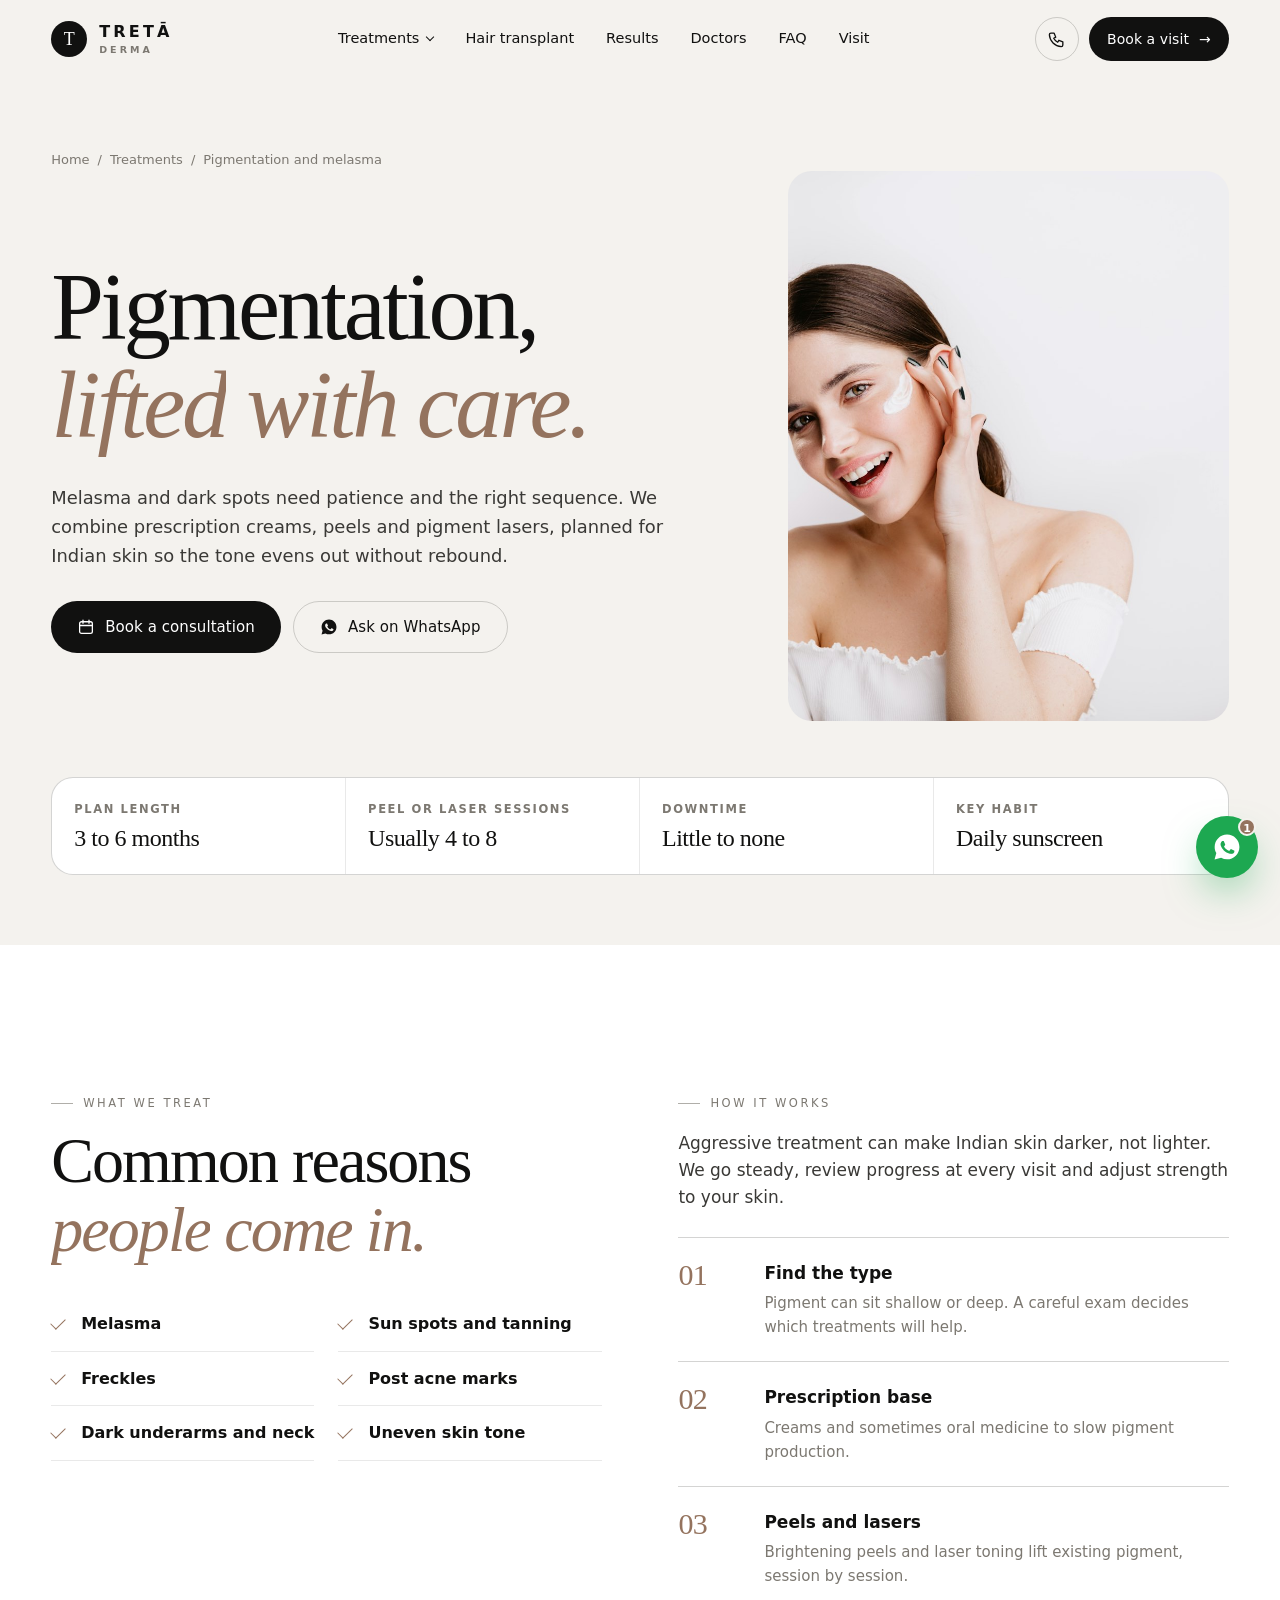
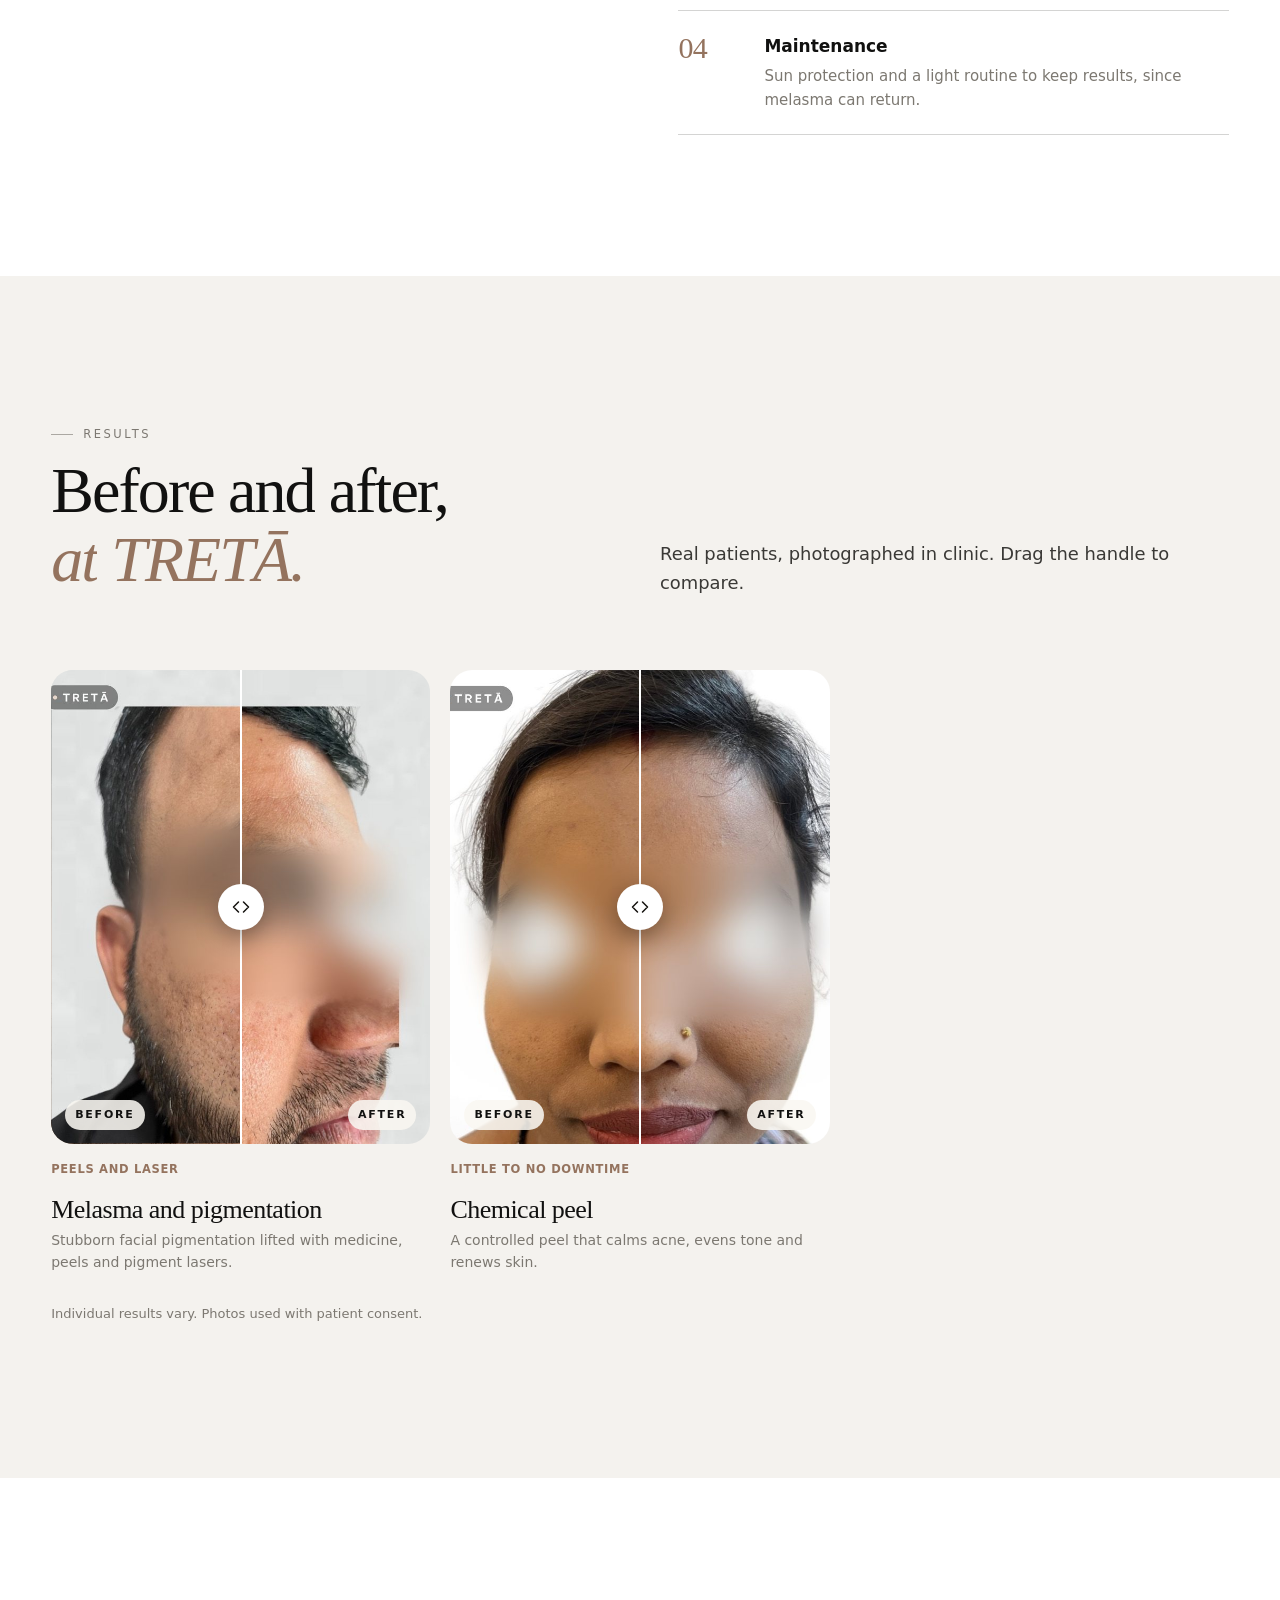
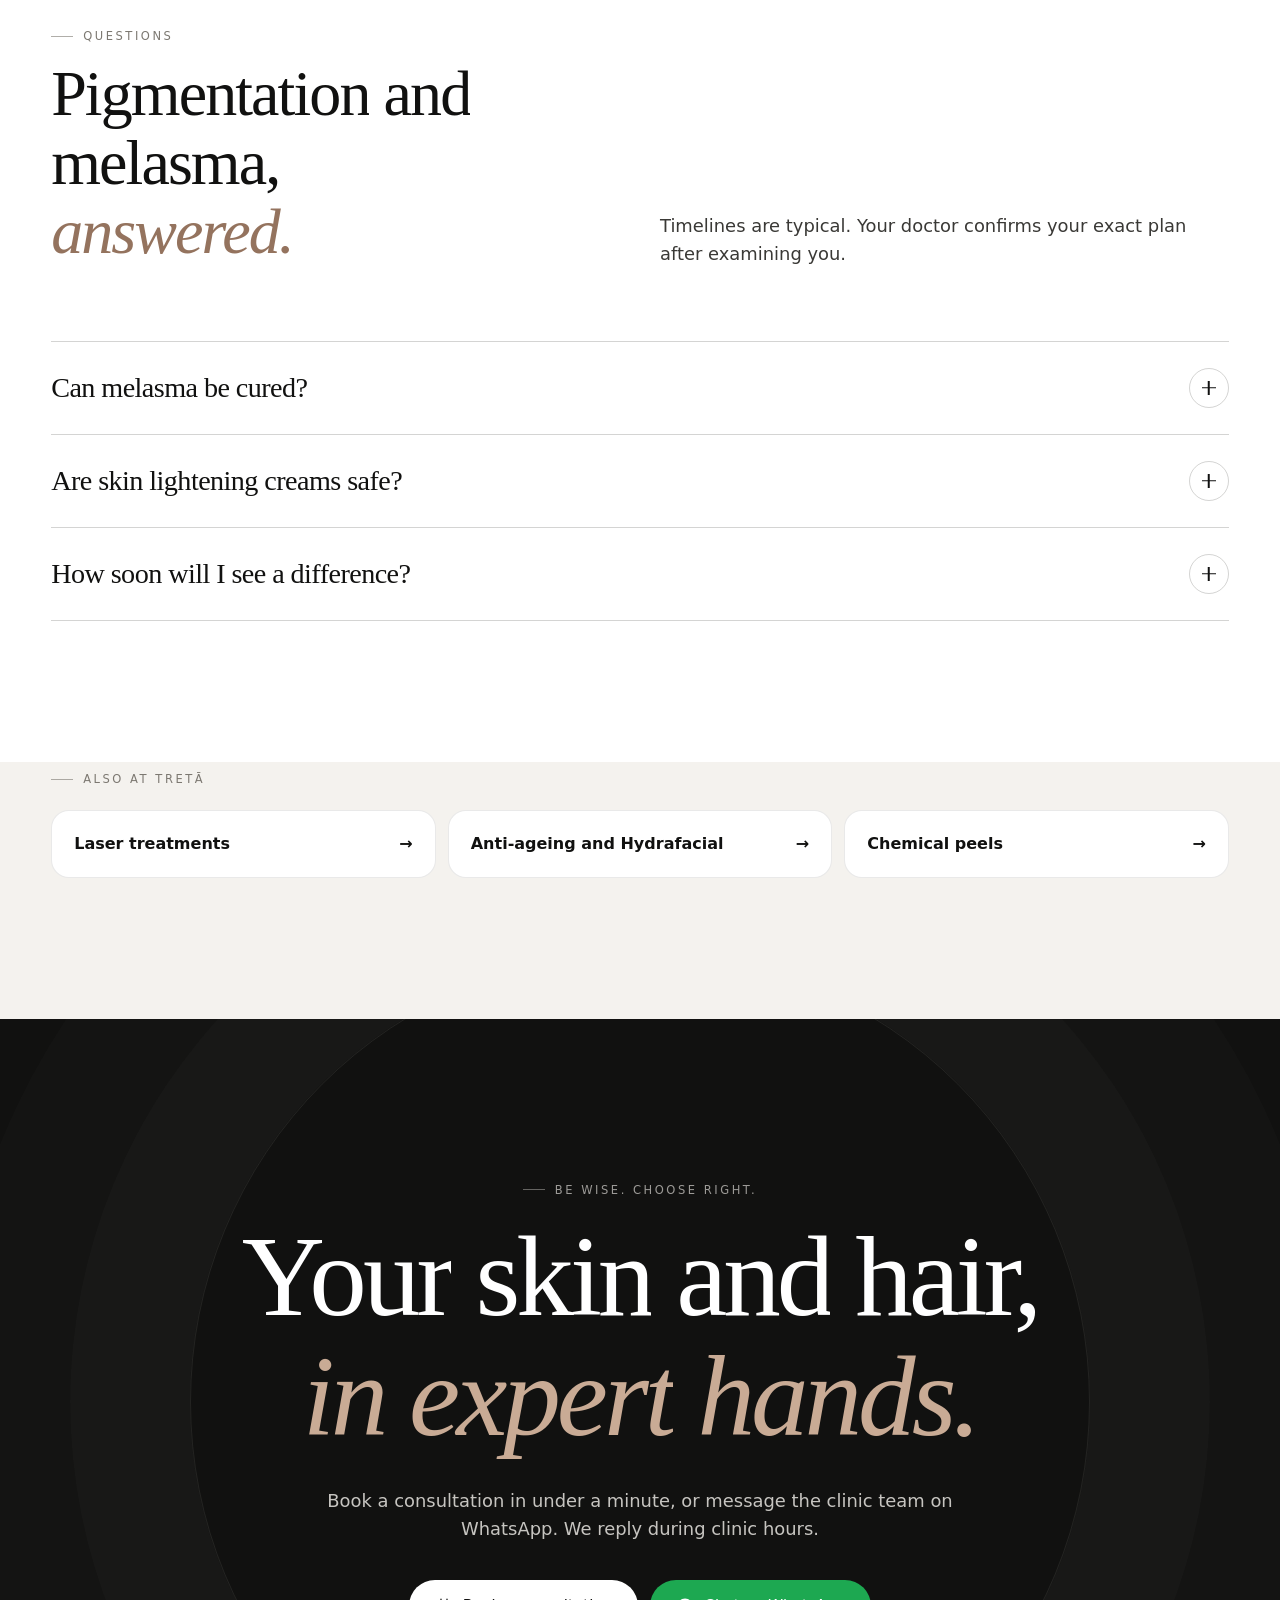
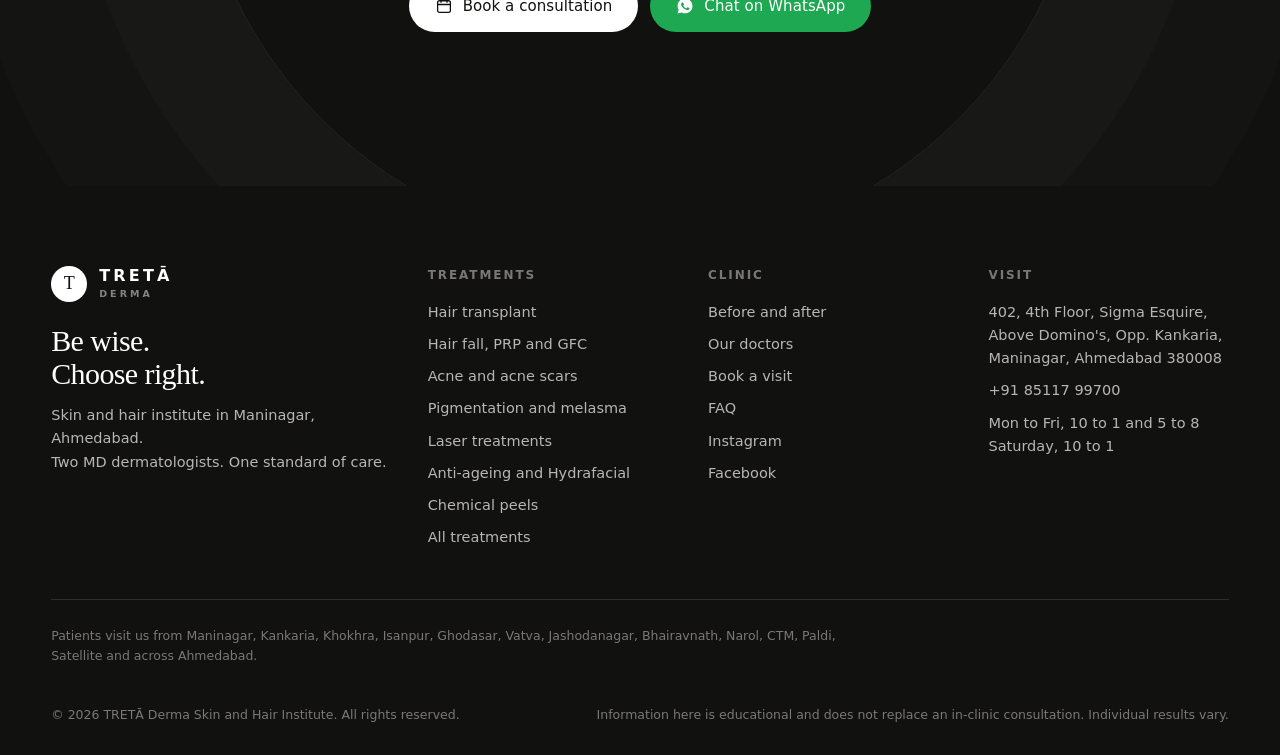
<file: pigmentation-melasma-treatment.html>
<!doctype html>
<html lang="en-IN"><head><meta charset="utf-8"><meta name="viewport" content="width=device-width,initial-scale=1,viewport-fit=cover">
<title>Pigmentation and Melasma Treatment in Ahmedabad | TRETĀ Derma</title><meta name="description" content="Melasma, dark spots, tanning and uneven skin tone treatment in Maninagar, Ahmedabad with medicines, chemical peels and pigment lasers, planned for Indian skin."><link rel="canonical" href="https://nisarg2810.github.io/treta/pigmentation-melasma-treatment.html">
<meta name="robots" content="index,follow,max-image-preview:large"><meta name="theme-color" content="#F4F2EE">
<meta name="geo.region" content="IN-GJ"><meta name="geo.placename" content="Maninagar, Ahmedabad">
<meta property="og:type" content="article"><meta property="og:site_name" content="TRETĀ Derma"><meta property="og:locale" content="en_IN">
<meta property="og:title" content="Pigmentation and Melasma Treatment in Ahmedabad | TRETĀ Derma"><meta property="og:description" content="Melasma, dark spots, tanning and uneven skin tone treatment in Maninagar, Ahmedabad with medicines, chemical peels and pigment lasers, planned for Indian skin."><meta property="og:url" content="https://nisarg2810.github.io/treta/pigmentation-melasma-treatment.html">
<meta property="og:image" content="https://nisarg2810.github.io/treta/assets/og.jpg"><meta property="og:image:width" content="1200"><meta property="og:image:height" content="630">
<meta name="twitter:card" content="summary_large_image"><meta name="twitter:title" content="Pigmentation and Melasma Treatment in Ahmedabad | TRETĀ Derma"><meta name="twitter:description" content="Melasma, dark spots, tanning and uneven skin tone treatment in Maninagar, Ahmedabad with medicines, chemical peels and pigment lasers, planned for Indian skin."><meta name="twitter:image" content="https://nisarg2810.github.io/treta/assets/og.jpg">
<link rel="icon" href="assets/favicon.svg" type="image/svg+xml"><link rel="apple-touch-icon" href="assets/logo-badge.png">
<link rel="preconnect" href="https://api.fontshare.com"><link rel="preconnect" href="https://cdn.fontshare.com" crossorigin>
<link href="https://api.fontshare.com/v2/css?f[]=gambetta@300,301,400&f[]=general-sans@400,500,600&display=swap" rel="stylesheet">
<link rel="stylesheet" href="assets/site.css?v=7">
<script type="application/ld+json">{"@context": "https://schema.org", "@graph": [{"@type": "MedicalWebPage", "name": "Pigmentation and Melasma Treatment in Ahmedabad | TRETĀ Derma", "url": "https://nisarg2810.github.io/treta/pigmentation-melasma-treatment.html", "about": {"@type": "MedicalProcedure", "name": "Pigmentation and melasma", "description": "Melasma and dark spots need patience and the right sequence. We combine prescription creams, peels and pigment lasers, planned for Indian skin so the tone evens out without rebound."}, "audience": "https://schema.org/Patient", "inLanguage": "en-IN", "lastReviewed": "2026-10-24", "reviewedBy": {"@type": "Physician", "name": "Dr. Malhar Shah"}, "provider": {"@id": "https://nisarg2810.github.io/treta/#clinic"}}, {"@type": ["MedicalClinic", "MedicalBusiness"], "@id": "https://nisarg2810.github.io/treta/#clinic", "name": "TRETĀ Derma Skin and Hair Institute", "alternateName": ["Treta Derma", "TRETA Derma"], "url": "https://nisarg2810.github.io/treta/", "logo": "https://nisarg2810.github.io/treta/assets/logo-badge.png", "image": "https://nisarg2810.github.io/treta/assets/og.jpg", "telephone": "+918511799700", "medicalSpecialty": "Dermatology", "priceRange": "₹₹", "slogan": "Be wise. Choose right.", "address": {"@type": "PostalAddress", "streetAddress": "402, 4th Floor, Sigma Esquire, Above Domino's, Opp. Kankaria", "addressLocality": "Maninagar, Ahmedabad", "addressRegion": "Gujarat", "postalCode": "380008", "addressCountry": "IN"}, "hasMap": "https://www.google.com/maps/search/?api=1&query=Treta+Derma+Skin+and+Hair+Institute+Sigma+Esquire+Maninagar+Ahmedabad", "areaServed": {"@type": "City", "name": "Ahmedabad"}, "openingHoursSpecification": [{"@type": "OpeningHoursSpecification", "dayOfWeek": ["Monday", "Tuesday", "Wednesday", "Thursday", "Friday"], "opens": "10:00", "closes": "13:00"}, {"@type": "OpeningHoursSpecification", "dayOfWeek": ["Monday", "Tuesday", "Wednesday", "Thursday", "Friday"], "opens": "17:00", "closes": "20:00"}, {"@type": "OpeningHoursSpecification", "dayOfWeek": "Saturday", "opens": "10:00", "closes": "13:00"}], "aggregateRating": {"@type": "AggregateRating", "ratingValue": "5.0", "reviewCount": "101", "bestRating": "5"}, "sameAs": ["https://www.instagram.com/tretaderma/", "https://www.facebook.com/61562841763497"], "availableService": [{"@type": "MedicalProcedure", "name": "Hair transplant", "url": "https://nisarg2810.github.io/treta/hair-transplant-ahmedabad.html"}, {"@type": "MedicalProcedure", "name": "Hair fall, PRP and GFC", "url": "https://nisarg2810.github.io/treta/hair-loss-treatment.html"}, {"@type": "MedicalProcedure", "name": "Acne and acne scars", "url": "https://nisarg2810.github.io/treta/acne-scar-treatment.html"}, {"@type": "MedicalProcedure", "name": "Pigmentation and melasma", "url": "https://nisarg2810.github.io/treta/pigmentation-melasma-treatment.html"}, {"@type": "MedicalProcedure", "name": "Laser treatments", "url": "https://nisarg2810.github.io/treta/laser-treatment-ahmedabad.html"}, {"@type": "MedicalProcedure", "name": "Anti-ageing and Hydrafacial", "url": "https://nisarg2810.github.io/treta/anti-ageing-hydrafacial.html"}, {"@type": "MedicalProcedure", "name": "Chemical peels", "url": "https://nisarg2810.github.io/treta/chemical-peels.html"}, {"@type": "MedicalProcedure", "name": "Skin conditions", "url": "https://nisarg2810.github.io/treta/skin-disease-treatment.html"}, {"@type": "MedicalProcedure", "name": "Mole, cyst and tag removal", "url": "https://nisarg2810.github.io/treta/mole-cyst-skin-tag-removal.html"}]}, {"@type": "FAQPage", "mainEntity": [{"@type": "Question", "name": "Can melasma be cured?", "acceptedAnswer": {"@type": "Answer", "text": "Melasma can be controlled very well, but it can return with sun or hormones. That is why maintenance and sunscreen matter."}}, {"@type": "Question", "name": "Are skin lightening creams safe?", "acceptedAnswer": {"@type": "Answer", "text": "Some over the counter creams contain steroids that damage skin. Only use what your dermatologist prescribes."}}, {"@type": "Question", "name": "How soon will I see a difference?", "acceptedAnswer": {"@type": "Answer", "text": "Most people see visible lightening in 6 to 8 weeks, with steady improvement after that."}}]}, {"@type": "BreadcrumbList", "itemListElement": [{"@type": "ListItem", "position": 1, "name": "Home", "item": "https://nisarg2810.github.io/treta/"}, {"@type": "ListItem", "position": 2, "name": "Treatments", "item": "https://nisarg2810.github.io/treta/treatments.html"}, {"@type": "ListItem", "position": 3, "name": "Pigmentation and melasma", "item": "https://nisarg2810.github.io/treta/pigmentation-melasma-treatment.html"}]}]}</script>
</head><body>
<a class="skip" href="#main">Skip to content</a>
<header class="hdr"><div class="wrap"><a class="brand" href="./" aria-label="TRETĀ Derma home"><span class="mark" aria-hidden="true">T</span><span class="wm"><b>TRETĀ</b><span>Derma</span></span></a>
<nav class="nav" aria-label="Main"><div class="dd"><button type="button" aria-expanded="false">Treatments</button><div class="dd-menu"><a href="hair-transplant-ahmedabad.html"><span class="ic" aria-hidden="true"><svg viewBox="0 0 24 24"><path d="M3 20.5h18"/><path d="M7 20.5c0-5 .8-9 2.5-13M11.5 20.5c0-6 .4-10.5 1.4-15M16 20.5c0-4.6 1-8.3 3-11.5"/><circle cx="9.5" cy="7.5" r=".9"/><circle cx="12.9" cy="5.5" r=".9"/><circle cx="19" cy="9" r=".9"/></svg></span><span><b>Hair transplant</b><small>FUE and DHI, natural and lifelong</small></span></a><a href="hair-loss-treatment.html"><span class="ic" aria-hidden="true"><svg viewBox="0 0 24 24"><path d="M14.5 3.5l6 6M17.5 6.5 8 16l-2.5.5.5-2.5 9.5-9.5M5.5 18.5 3 21"/><path d="M10.5 9.5l4 4"/></svg></span><span><b>Hair fall, PRP and GFC</b><small>Diagnose the cause, then regrow</small></span></a><a href="acne-scar-treatment.html"><span class="ic" aria-hidden="true"><svg viewBox="0 0 24 24"><path d="M12 3c4.4 0 7.5 3.4 7.5 8.2 0 5-3.4 9.8-7.5 9.8s-7.5-4.8-7.5-9.8C4.5 6.4 7.6 3 12 3Z"/><circle cx="9" cy="11" r=".9"/><circle cx="14.5" cy="9.5" r=".9"/><circle cx="13.5" cy="14.5" r=".9"/><circle cx="9.5" cy="15.5" r=".6"/></svg></span><span><b>Acne and acne scars</b><small>Clear skin, smoother texture</small></span></a><a href="pigmentation-melasma-treatment.html"><span class="ic" aria-hidden="true"><svg viewBox="0 0 24 24"><circle cx="12" cy="12" r="4.2"/><path d="M12 2.5v2.2M12 19.3v2.2M2.5 12h2.2M19.3 12h2.2M5.3 5.3l1.6 1.6M17.1 17.1l1.6 1.6M5.3 18.7l1.6-1.6M17.1 6.9l1.6-1.6"/></svg></span><span><b>Pigmentation and melasma</b><small>Even, luminous tone</small></span></a><a href="laser-treatment-ahmedabad.html"><span class="ic" aria-hidden="true"><svg viewBox="0 0 24 24"><rect x="3" y="9" width="9" height="6" rx="1.5"/><path d="M12 12h3"/><path d="M16.5 12h5M17.5 8.5l3.5-2M17.5 15.5l3.5 2"/></svg></span><span><b>Laser treatments</b><small>Hair reduction, tattoo, toning</small></span></a><a href="anti-ageing-hydrafacial.html"><span class="ic" aria-hidden="true"><svg viewBox="0 0 24 24"><path d="M12 3c4 0 7 3.1 7 7.6 0 3.2-1.2 6.2-3.4 8.2a5.3 5.3 0 0 1-7.2 0C6.2 16.8 5 13.8 5 10.6 5 6.1 8 3 12 3Z"/><path d="M9.2 10.5h.01M14.8 10.5h.01M9.8 14.8c1.3 1 3.1 1 4.4 0"/><path d="M19.5 4.5l1-1M20.5 7h1.2"/></svg></span><span><b>Anti-ageing and Hydrafacial</b><small>Firm, fresh, rested skin</small></span></a><a href="chemical-peels.html"><span class="ic" aria-hidden="true"><svg viewBox="0 0 24 24"><path d="M12 3.2s5.8 6.3 5.8 10.2a5.8 5.8 0 0 1-11.6 0C6.2 9.5 12 3.2 12 3.2Z"/><path d="M9 14.5a3 3 0 0 0 3 3"/></svg></span><span><b>Chemical peels</b><small>Renewal with little downtime</small></span></a><a href="skin-disease-treatment.html"><span class="ic" aria-hidden="true"><svg viewBox="0 0 24 24"><path d="M12 3 4.5 6v5.5c0 4.6 3.2 8.4 7.5 9.5 4.3-1.1 7.5-4.9 7.5-9.5V6L12 3Z"/><path d="M9 12h6M12 9v6"/></svg></span><span><b>Skin conditions</b><small>Eczema, psoriasis, vitiligo, more</small></span></a><a href="mole-cyst-skin-tag-removal.html"><span class="ic" aria-hidden="true"><svg viewBox="0 0 24 24"><path d="M4 20l6.5-6.5M10.5 13.5l7.8-7.8a1.8 1.8 0 0 0-2.5-2.5L8 11l2.5 2.5Z"/><path d="M14 5l5 5"/></svg></span><span><b>Mole, cyst and tag removal</b><small>Minor skin surgery, same day</small></span></a></div></div>
<a href="hair-transplant-ahmedabad.html">Hair transplant</a><a href="results.html">Results</a><a href="doctors.html">Doctors</a><a href="./#faq">FAQ</a><a href="./#visit">Visit</a></nav>
<div class="hdr-cta"><a class="icon-btn" href="tel:+918511799700" aria-label="Call the clinic"><svg viewBox="0 0 24 24" fill="none" stroke="currentColor" stroke-width="1.7" stroke-linecap="round" stroke-linejoin="round" aria-hidden="true"><path d="M5 4h4l2 5-2.5 1.5a11 11 0 0 0 5 5L15 13l5 2v4a2 2 0 0 1-2 2A16 16 0 0 1 3 6a2 2 0 0 1 2-2"/></svg></a><a class="btn btn-ink" href="book.html" data-book="">Book a visit <span class="arrow">→</span></a>
<button class="icon-btn burger" type="button" aria-label="Open menu" aria-expanded="false"><svg viewBox="0 0 24 24" fill="none" stroke="currentColor" stroke-width="1.7"><path d="M4 8h16M4 16h16"/></svg></button></div></div></header>
<div class="mnav" aria-label="Mobile menu"><a href="./">Home</a><a href="treatments.html">Treatments</a><div class="sub"><a href="hair-transplant-ahmedabad.html">Hair transplant</a><a href="hair-loss-treatment.html">Hair fall, PRP and GFC</a><a href="acne-scar-treatment.html">Acne and acne scars</a><a href="pigmentation-melasma-treatment.html">Pigmentation and melasma</a><a href="laser-treatment-ahmedabad.html">Laser treatments</a><a href="anti-ageing-hydrafacial.html">Anti-ageing and Hydrafacial</a><a href="chemical-peels.html">Chemical peels</a><a href="skin-disease-treatment.html">Skin conditions</a><a href="mole-cyst-skin-tag-removal.html">Mole, cyst and tag removal</a></div><a href="results.html">Results</a><a href="doctors.html">Doctors</a><a href="./#faq">FAQ</a><a href="./#visit">Visit us</a><a class="btn btn-ink" href="book.html">Book a visit</a></div>
<main id="main">
<section class="phero"><div class="wrap"><nav class="crumbs" aria-label="Breadcrumb"><a href="./">Home</a><span>/</span><a href="treatments.html">Treatments</a><span>/</span><span aria-current="page">Pigmentation and melasma</span></nav>
<div class="phero-grid"><div><h1 class="display split">Pigmentation, <em>lifted with care.</em></h1><p class="lead rv">Melasma and dark spots need patience and the right sequence. We combine prescription creams, peels and pigment lasers, planned for Indian skin so the tone evens out without rebound.</p>
<div class="hero-ctas rv d1" style="margin-top:30px"><a class="btn btn-ink" href="book.html" data-book=""><svg viewBox="0 0 24 24" fill="none" stroke="currentColor" stroke-width="1.7" stroke-linecap="round" aria-hidden="true"><rect x="3.5" y="5" width="17" height="15.5" rx="2.5"/><path d="M3.5 10h17M8 3v4M16 3v4"/></svg> Book a consultation</a><a class="btn btn-line" href="https://wa.me/918511799700" data-chat=""><svg viewBox="0 0 24 24" fill="currentColor" aria-hidden="true"><path d="M12.04 2C6.58 2 2.13 6.45 2.13 11.91c0 1.75.46 3.45 1.32 4.95L2.05 22l5.25-1.38a9.9 9.9 0 0 0 4.74 1.21c5.46 0 9.91-4.45 9.91-9.91C21.95 6.45 17.5 2 12.04 2Zm5.8 14.13c-.24.68-1.42 1.32-1.95 1.36-.5.05-.97.24-3.27-.68-2.77-1.09-4.52-3.92-4.66-4.1-.13-.18-1.120-1.49-1.12-2.84 0-1.35.71-2.01.96-2.29.25-.27.55-.34.73-.34l.52.01c.17.01.39-.06.61.47.24.55.79 1.9.86 2.04.07.14.11.3.02.48-.09.18-.14.3-.27.46-.14.16-.29.36-.41.48-.14.14-.28.29-.12.56.16.27.71 1.17 1.52 1.9 1.05.93 1.93 1.22 2.2 1.36.27.14.43.11.59-.07.16-.18.68-.79.86-1.06.18-.27.36-.23.61-.14.25.09 1.59.75 1.86.89.27.14.45.2.52.32.07.11.07.66-.17 1.33Z"/></svg> Ask on WhatsApp</a></div></div>
<div class="phero-img rv d2"><img src="assets/photo/pigment.jpg" alt="Even, luminous skin tone" loading="lazy" decoding="async"></div></div><div class="glance strip rv"><div><small>Plan length</small><b>3 to 6 months</b></div><div><small>Peel or laser sessions</small><b>Usually 4 to 8</b></div><div><small>Downtime</small><b>Little to none</b></div><div><small>Key habit</small><b>Daily sunscreen</b></div></div></div></section>
<section class="sec paper"><div class="wrap two"><div><span class="eyebrow">What we treat</span><h2 class="h2 split" style="margin:16px 0 30px">Common reasons<br><em>people come in.</em></h2><ul class="ticks rv"><li>Melasma</li><li>Sun spots and tanning</li><li>Freckles</li><li>Post acne marks</li><li>Dark underarms and neck</li><li>Uneven skin tone</li></ul></div>
<div><span class="eyebrow">How it works</span><div class="prose rv" style="margin:16px 0 26px"><p>Aggressive treatment can make Indian skin darker, not lighter. We go steady, review progress at every visit and adjust strength to your skin.</p></div><div class="how"><div class="rv"><b>01</b><div><h3>Find the type</h3><p>Pigment can sit shallow or deep. A careful exam decides which treatments will help.</p></div></div><div class="rv"><b>02</b><div><h3>Prescription base</h3><p>Creams and sometimes oral medicine to slow pigment production.</p></div></div><div class="rv"><b>03</b><div><h3>Peels and lasers</h3><p>Brightening peels and laser toning lift existing pigment, session by session.</p></div></div><div class="rv"><b>04</b><div><h3>Maintenance</h3><p>Sun protection and a light routine to keep results, since melasma can return.</p></div></div></div></div></div></section>
<section class="sec"><div class="wrap"><div class="sec-hd"><div><span class="eyebrow">Results</span><h2 class="h2 split">Before and after,<br><em>at TRETĀ.</em></h2></div><p class="lead rv">Real patients, photographed in clinic. Drag the handle to compare.</p></div><div class="grid-res" id="res-pigmentation-melasma-treatment"><article class="res rv d0" data-cat="skin"><div class="ba "><img src="assets/ba/melasma-after.jpg?v=4" alt="Melasma and pigmentation after treatment at TRETĀ Derma" loading="lazy" decoding="async" width="900" height="1000"><div class="b4"><img src="assets/ba/melasma-before.jpg?v=4" alt="Melasma and pigmentation before treatment" loading="lazy" decoding="async" width="900" height="1000"></div><span class="tag l">Before</span><span class="tag r">After</span><span class="handle"></span><input type="range" min="0" max="100" value="50" aria-label="Compare before and after: Melasma and pigmentation"></div><span class="chip">Peels and laser</span><h3>Melasma and pigmentation</h3><p>Stubborn facial pigmentation lifted with medicine, peels and pigment lasers.</p></article><article class="res rv d1" data-cat="procedure"><div class="ba "><img src="assets/ba/chemical-peel-after.jpg?v=4" alt="Chemical peel after treatment at TRETĀ Derma" loading="lazy" decoding="async" width="900" height="1000"><div class="b4"><img src="assets/ba/chemical-peel-before.jpg?v=4" alt="Chemical peel before treatment" loading="lazy" decoding="async" width="900" height="1000"></div><span class="tag l">Before</span><span class="tag r">After</span><span class="handle"></span><input type="range" min="0" max="100" value="50" aria-label="Compare before and after: Chemical peel"></div><span class="chip">Little to no downtime</span><h3>Chemical peel</h3><p>A controlled peel that calms acne, evens tone and renews skin.</p></article></div><p class="res-note">Individual results vary. Photos used with patient consent.</p></div></section>
<section class="sec paper"><div class="wrap"><div class="sec-hd"><div><span class="eyebrow">Questions</span><h2 class="h2 split">Pigmentation and melasma,<br><em>answered.</em></h2></div><p class="lead rv">Timelines are typical. Your doctor confirms your exact plan after examining you.</p></div><div class="faq"><details class="rv"><summary>Can melasma be cured?<i aria-hidden="true"></i></summary><div class="a"><p>Melasma can be controlled very well, but it can return with sun or hormones. That is why maintenance and sunscreen matter.</p></div></details><details class="rv"><summary>Are skin lightening creams safe?<i aria-hidden="true"></i></summary><div class="a"><p>Some over the counter creams contain steroids that damage skin. Only use what your dermatologist prescribes.</p></div></details><details class="rv"><summary>How soon will I see a difference?<i aria-hidden="true"></i></summary><div class="a"><p>Most people see visible lightening in 6 to 8 weeks, with steady improvement after that.</p></div></details></div></div></section>
<section class="sec" style="padding-top:0"><div class="wrap"><span class="eyebrow">Also at TRETĀ</span><div class="related" style="margin-top:22px"><a href="laser-treatment-ahmedabad.html">Laser treatments <span class="arrow">→</span></a><a href="anti-ageing-hydrafacial.html">Anti-ageing and Hydrafacial <span class="arrow">→</span></a><a href="chemical-peels.html">Chemical peels <span class="arrow">→</span></a></div></div></section>
<section class="cta ink"><div class="wrap"><span class="eyebrow">Be wise. Choose right.</span><h2 class="display split" style="margin-top:22px">Your skin and hair,<br><em>in expert hands.</em></h2>
<p class="lead" style="margin-left:auto;margin-right:auto">Book a consultation in under a minute, or message the clinic team on WhatsApp. We reply during clinic hours.</p><div class="row"><a class="btn btn-paper" href="book.html" data-book=""><svg viewBox="0 0 24 24" fill="none" stroke="currentColor" stroke-width="1.7" stroke-linecap="round" aria-hidden="true"><rect x="3.5" y="5" width="17" height="15.5" rx="2.5"/><path d="M3.5 10h17M8 3v4M16 3v4"/></svg> Book a consultation</a><a class="btn btn-wa" href="https://wa.me/918511799700" data-chat=""><svg viewBox="0 0 24 24" fill="currentColor" aria-hidden="true"><path d="M12.04 2C6.58 2 2.13 6.45 2.13 11.91c0 1.75.46 3.45 1.32 4.95L2.05 22l5.25-1.38a9.9 9.9 0 0 0 4.74 1.21c5.46 0 9.91-4.45 9.91-9.91C21.95 6.45 17.5 2 12.04 2Zm5.8 14.13c-.24.68-1.42 1.32-1.95 1.36-.5.05-.97.24-3.27-.68-2.77-1.09-4.52-3.92-4.66-4.1-.13-.18-1.120-1.49-1.12-2.84 0-1.35.71-2.01.96-2.29.25-.27.55-.34.73-.34l.52.01c.17.01.39-.06.61.47.24.55.79 1.9.86 2.04.07.14.11.3.02.48-.09.18-.14.3-.27.46-.14.16-.29.36-.41.48-.14.14-.28.29-.12.56.16.27.71 1.17 1.52 1.9 1.05.93 1.93 1.22 2.2 1.36.27.14.43.11.59-.07.16-.18.68-.79.86-1.06.18-.27.36-.23.61-.14.25.09 1.59.75 1.86.89.27.14.45.2.52.32.07.11.07.66-.17 1.33Z"/></svg> Chat on WhatsApp</a></div></div></section></main>
<footer class="ftr"><div class="wrap"><div class="fgrid">
<div><a class="brand" href="./" aria-label="TRETĀ Derma home"><span class="mark" aria-hidden="true">T</span><span class="wm"><b>TRETĀ</b><span>Derma</span></span></a><p class="tag">Be wise.<br>Choose right.</p><p>Skin and hair institute in Maninagar, Ahmedabad.<br>Two MD dermatologists. One standard of care.</p></div>
<div><h4>Treatments</h4><ul><li><a href="hair-transplant-ahmedabad.html">Hair transplant</a></li><li><a href="hair-loss-treatment.html">Hair fall, PRP and GFC</a></li><li><a href="acne-scar-treatment.html">Acne and acne scars</a></li><li><a href="pigmentation-melasma-treatment.html">Pigmentation and melasma</a></li><li><a href="laser-treatment-ahmedabad.html">Laser treatments</a></li><li><a href="anti-ageing-hydrafacial.html">Anti-ageing and Hydrafacial</a></li><li><a href="chemical-peels.html">Chemical peels</a></li><li><a href="treatments.html">All treatments</a></li></ul></div>
<div><h4>Clinic</h4><ul><li><a href="results.html">Before and after</a></li><li><a href="doctors.html">Our doctors</a></li><li><a href="book.html">Book a visit</a></li><li><a href="./#faq">FAQ</a></li><li><a href="https://www.instagram.com/tretaderma/" target="_blank" rel="noopener">Instagram</a></li><li><a href="https://www.facebook.com/61562841763497" target="_blank" rel="noopener">Facebook</a></li></ul></div>
<div><h4>Visit</h4><ul><li>402, 4th Floor, Sigma Esquire,<br>Above Domino's, Opp. Kankaria,<br>Maninagar, Ahmedabad 380008</li><li><a href="tel:+918511799700">+91 85117 99700</a></li><li>Mon to Fri, 10 to 1 and 5 to 8<br>Saturday, 10 to 1</li></ul></div></div>
<p class="areas">Patients visit us from Maninagar, Kankaria, Khokhra, Isanpur, Ghodasar, Vatva, Jashodanagar, Bhairavnath, Narol, CTM, Paldi, Satellite and across Ahmedabad.</p>
<div class="fbase"><span>© 2026 TRETĀ Derma Skin and Hair Institute. All rights reserved.</span><span>Information here is educational and does not replace an in-clinic consultation. Individual results vary.</span></div></div></footer>
<nav class="mbar" aria-label="Quick actions"><a href="tel:+918511799700"><svg viewBox="0 0 24 24" fill="none" stroke="currentColor" stroke-width="1.7" stroke-linecap="round" stroke-linejoin="round" aria-hidden="true"><path d="M5 4h4l2 5-2.5 1.5a11 11 0 0 0 5 5L15 13l5 2v4a2 2 0 0 1-2 2A16 16 0 0 1 3 6a2 2 0 0 1 2-2"/></svg> Call</a><a href="#" data-chat=""><svg viewBox="0 0 24 24" fill="currentColor" aria-hidden="true"><path d="M12.04 2C6.58 2 2.13 6.45 2.13 11.91c0 1.75.46 3.45 1.32 4.95L2.05 22l5.25-1.38a9.9 9.9 0 0 0 4.74 1.21c5.46 0 9.91-4.45 9.91-9.91C21.95 6.45 17.5 2 12.04 2Zm5.8 14.13c-.24.68-1.42 1.32-1.95 1.36-.5.05-.97.24-3.27-.68-2.77-1.09-4.52-3.92-4.66-4.1-.13-.18-1.120-1.49-1.12-2.84 0-1.35.71-2.01.96-2.29.25-.27.55-.34.73-.34l.52.01c.17.01.39-.06.61.47.24.55.79 1.9.86 2.04.07.14.11.3.02.48-.09.18-.14.3-.27.46-.14.16-.29.36-.41.48-.14.14-.28.29-.12.56.16.27.71 1.17 1.52 1.9 1.05.93 1.93 1.22 2.2 1.36.27.14.43.11.59-.07.16-.18.68-.79.86-1.06.18-.27.36-.23.61-.14.25.09 1.59.75 1.86.89.27.14.45.2.52.32.07.11.07.66-.17 1.33Z"/></svg> Chat</a><button class="b" type="button" data-book=""><svg viewBox="0 0 24 24" fill="none" stroke="currentColor" stroke-width="1.7" stroke-linecap="round" aria-hidden="true"><rect x="3.5" y="5" width="17" height="15.5" rx="2.5"/><path d="M3.5 10h17M8 3v4M16 3v4"/></svg> Book</button></nav>
<dialog class="book" id="book-dialog" aria-label="Book a consultation"><div class="book-shell"></div></dialog>
<script>window.TRETA_ICONS={"acne": "<svg viewBox=\"0 0 24 24\"><path d=\"M12 3c4.4 0 7.5 3.4 7.5 8.2 0 5-3.4 9.8-7.5 9.8s-7.5-4.8-7.5-9.8C4.5 6.4 7.6 3 12 3Z\"/><circle cx=\"9\" cy=\"11\" r=\".9\"/><circle cx=\"14.5\" cy=\"9.5\" r=\".9\"/><circle cx=\"13.5\" cy=\"14.5\" r=\".9\"/><circle cx=\"9.5\" cy=\"15.5\" r=\".6\"/></svg>", "glow": "<svg viewBox=\"0 0 24 24\"><circle cx=\"12\" cy=\"12\" r=\"4.2\"/><path d=\"M12 2.5v2.2M12 19.3v2.2M2.5 12h2.2M19.3 12h2.2M5.3 5.3l1.6 1.6M17.1 17.1l1.6 1.6M5.3 18.7l1.6-1.6M17.1 6.9l1.6-1.6\"/></svg>", "peel": "<svg viewBox=\"0 0 24 24\"><path d=\"M12 3.2s5.8 6.3 5.8 10.2a5.8 5.8 0 0 1-11.6 0C6.2 9.5 12 3.2 12 3.2Z\"/><path d=\"M9 14.5a3 3 0 0 0 3 3\"/></svg>", "laser": "<svg viewBox=\"0 0 24 24\"><rect x=\"3\" y=\"9\" width=\"9\" height=\"6\" rx=\"1.5\"/><path d=\"M12 12h3\"/><path d=\"M16.5 12h5M17.5 8.5l3.5-2M17.5 15.5l3.5 2\"/></svg>", "face": "<svg viewBox=\"0 0 24 24\"><path d=\"M12 3c4 0 7 3.1 7 7.6 0 3.2-1.2 6.2-3.4 8.2a5.3 5.3 0 0 1-7.2 0C6.2 16.8 5 13.8 5 10.6 5 6.1 8 3 12 3Z\"/><path d=\"M9.2 10.5h.01M14.8 10.5h.01M9.8 14.8c1.3 1 3.1 1 4.4 0\"/><path d=\"M19.5 4.5l1-1M20.5 7h1.2\"/></svg>", "tattoo": "<svg viewBox=\"0 0 24 24\"><path d=\"M4 20l6.5-6.5M10.5 13.5l7.8-7.8a1.8 1.8 0 0 0-2.5-2.5L8 11l2.5 2.5Z\"/><path d=\"M14 5l5 5\"/></svg>", "transplant": "<svg viewBox=\"0 0 24 24\"><path d=\"M3 20.5h18\"/><path d=\"M7 20.5c0-5 .8-9 2.5-13M11.5 20.5c0-6 .4-10.5 1.4-15M16 20.5c0-4.6 1-8.3 3-11.5\"/><circle cx=\"9.5\" cy=\"7.5\" r=\".9\"/><circle cx=\"12.9\" cy=\"5.5\" r=\".9\"/><circle cx=\"19\" cy=\"9\" r=\".9\"/></svg>", "prp": "<svg viewBox=\"0 0 24 24\"><path d=\"M14.5 3.5l6 6M17.5 6.5 8 16l-2.5.5.5-2.5 9.5-9.5M5.5 18.5 3 21\"/><path d=\"M10.5 9.5l4 4\"/></svg>", "derm": "<svg viewBox=\"0 0 24 24\"><path d=\"M12 3 4.5 6v5.5c0 4.6 3.2 8.4 7.5 9.5 4.3-1.1 7.5-4.9 7.5-9.5V6L12 3Z\"/><path d=\"M9 12h6M12 9v6\"/></svg>"};</script><script src="assets/site.js?v=7" defer></script>
</body></html>
</file>
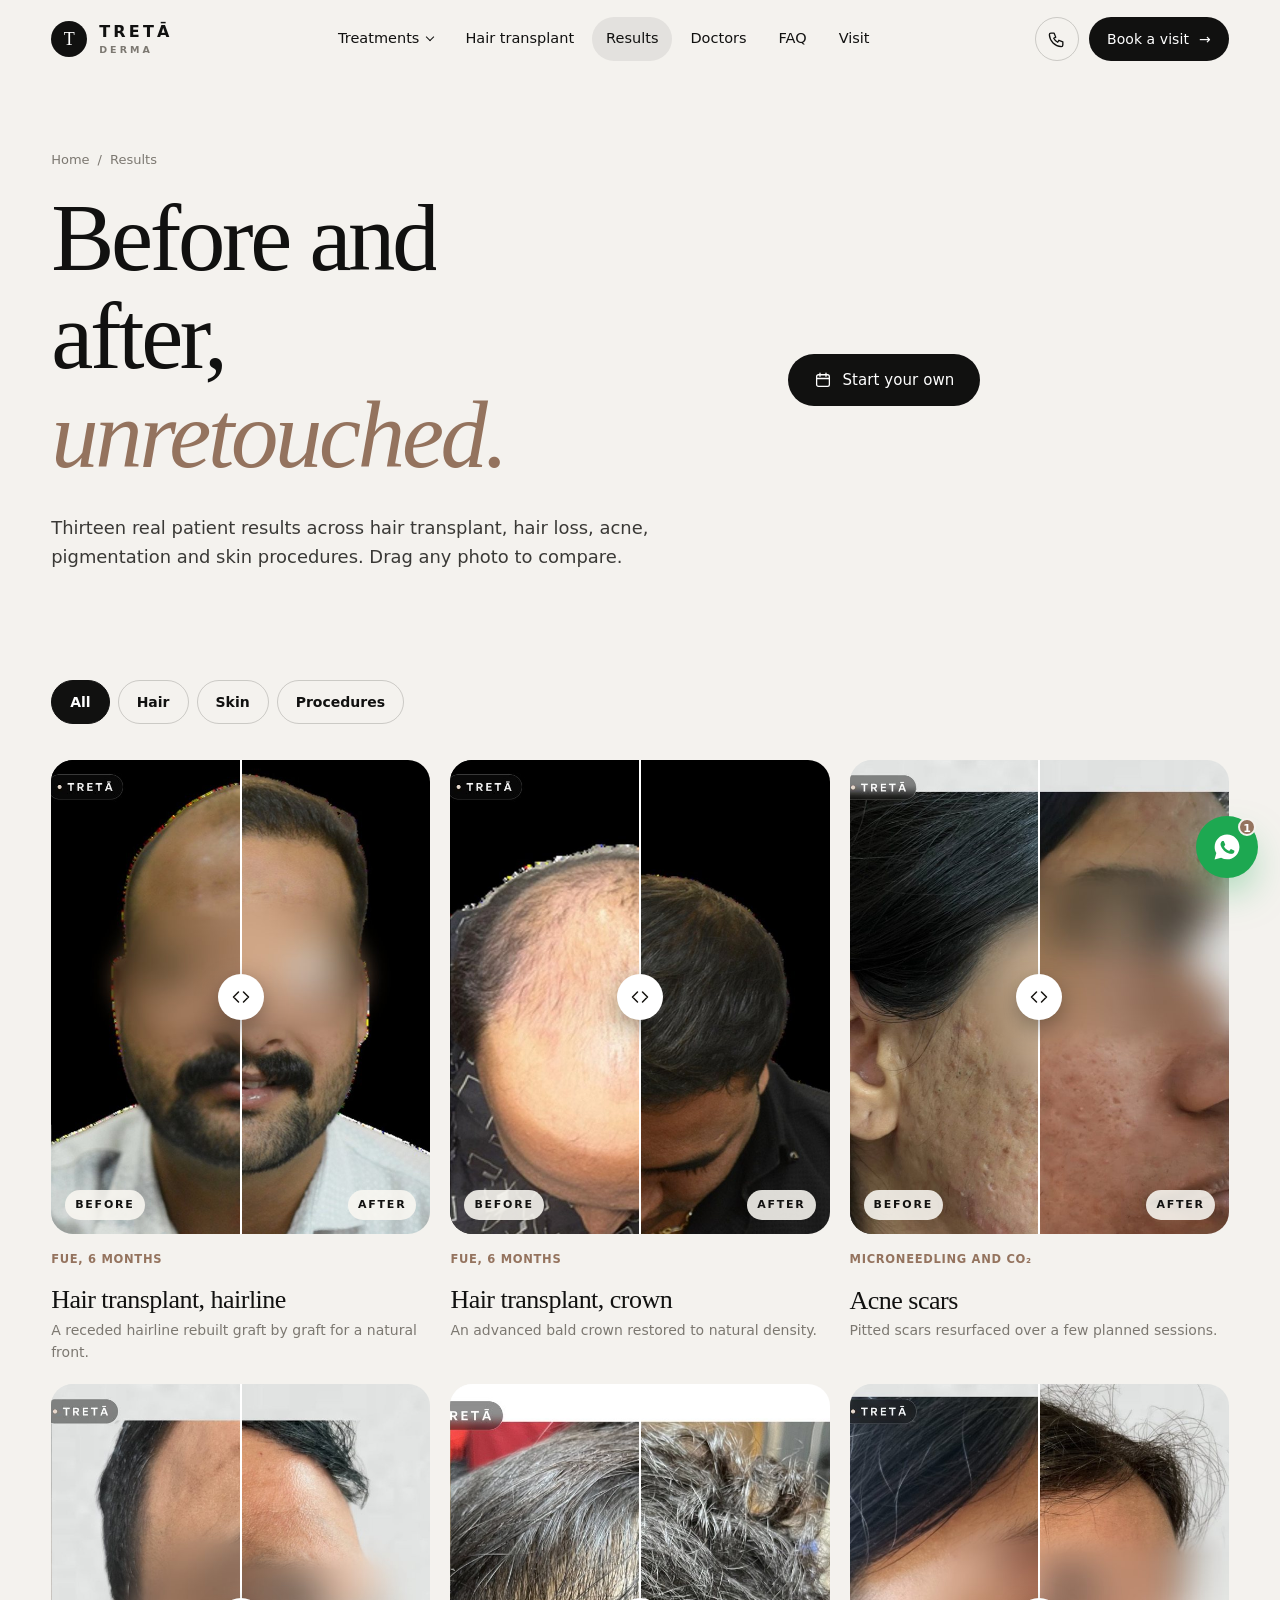
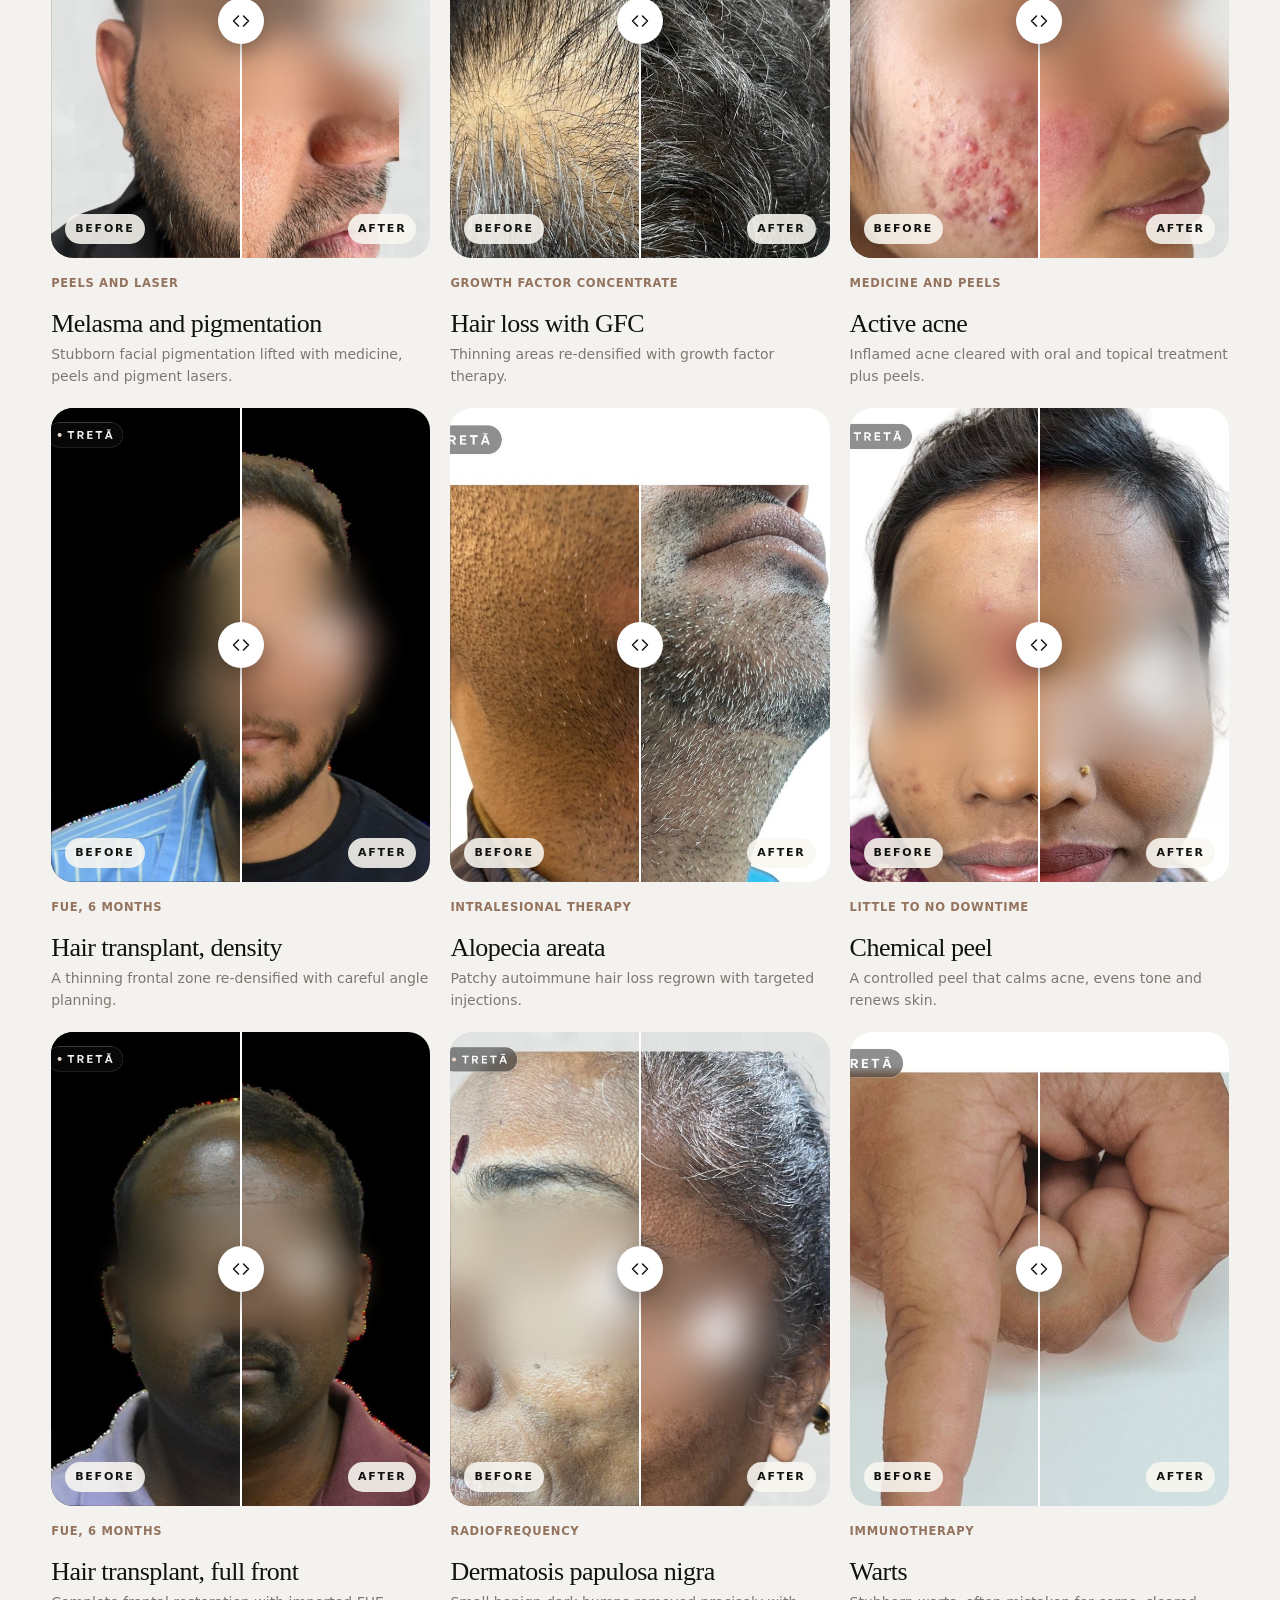
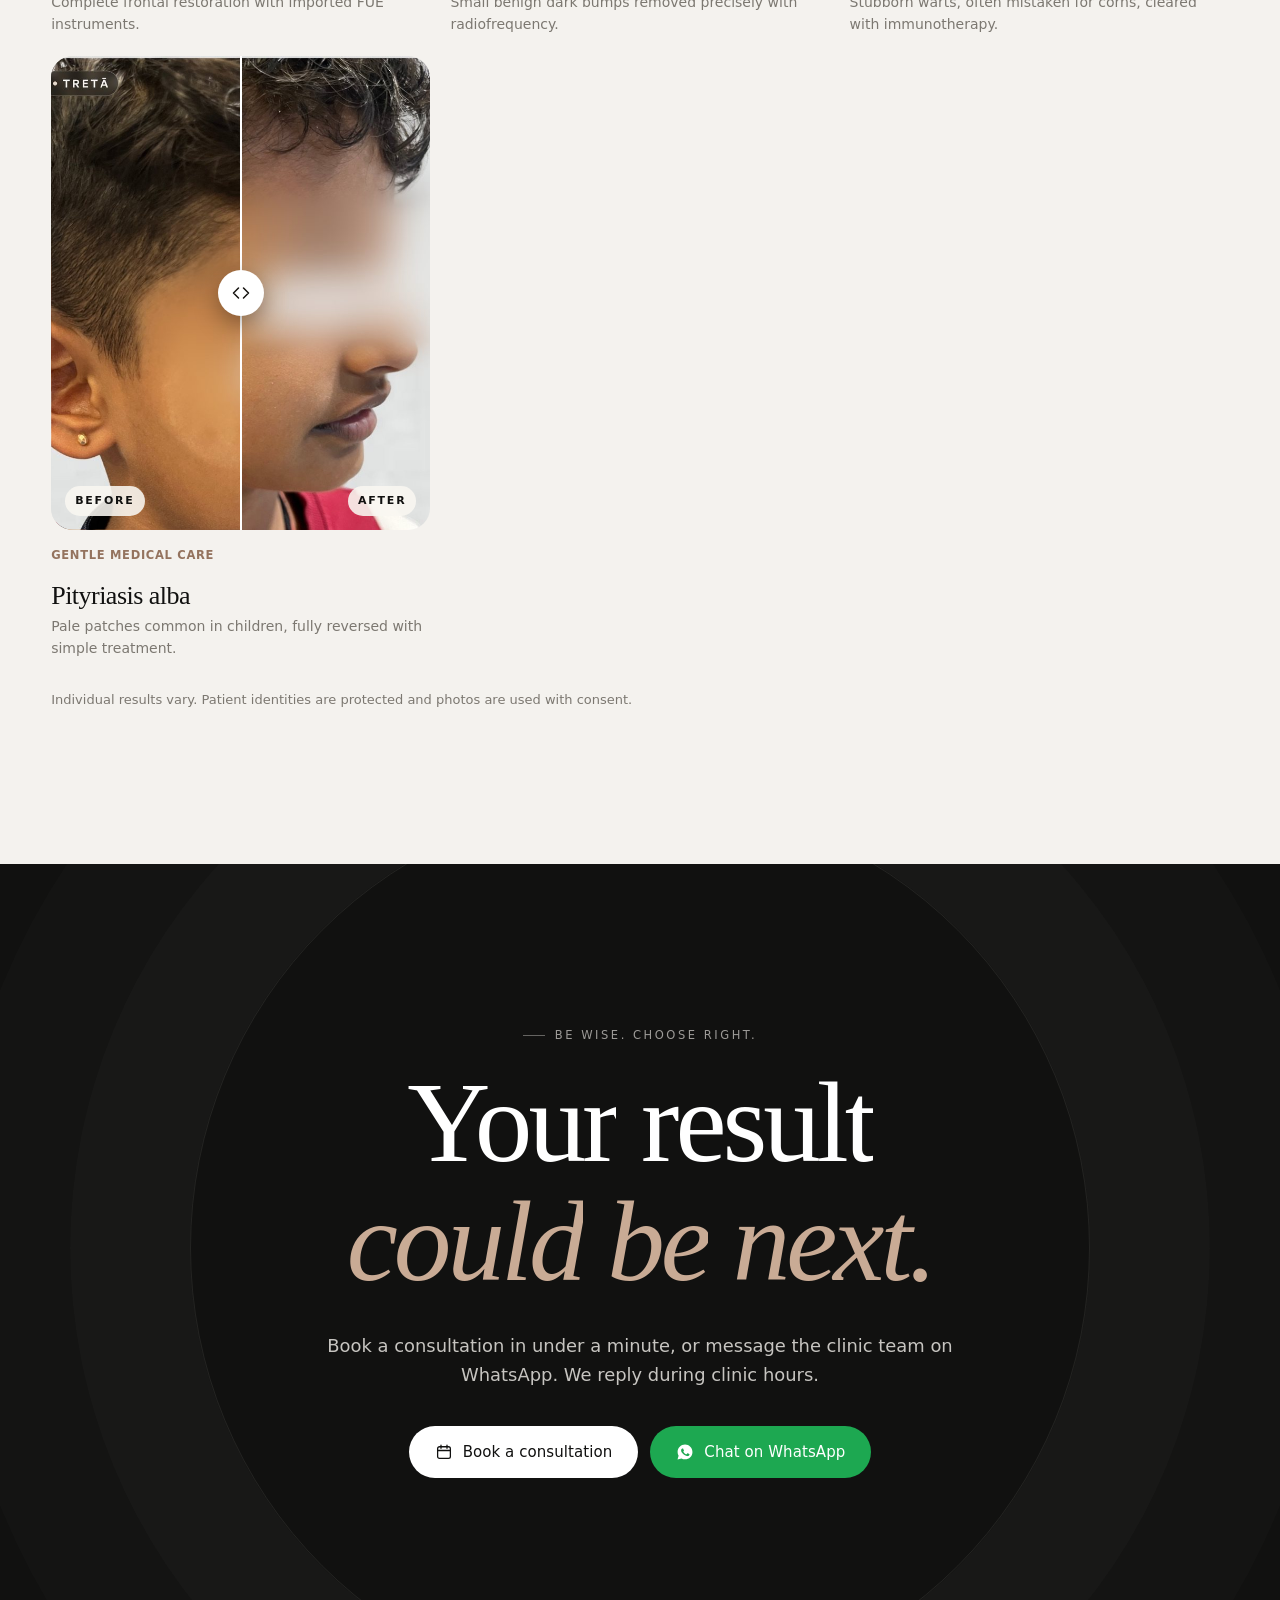
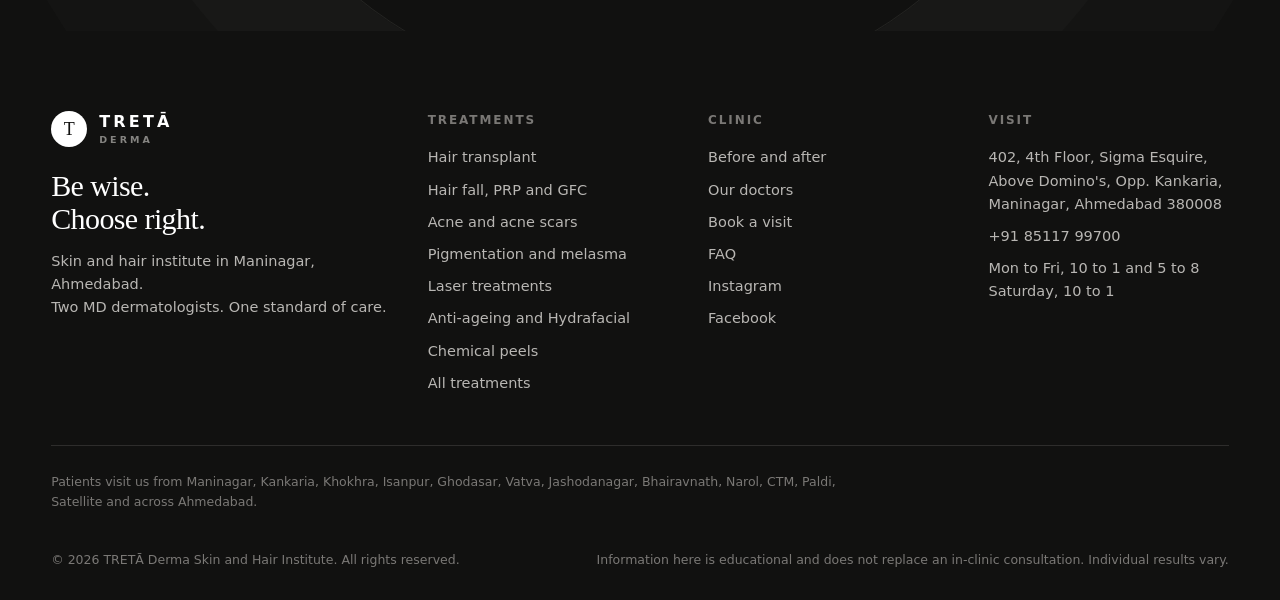
<file: results.html>
<!doctype html>
<html lang="en-IN"><head><meta charset="utf-8"><meta name="viewport" content="width=device-width,initial-scale=1,viewport-fit=cover">
<title>Before and After Results | Hair Transplant, Acne, Melasma | TRETĀ Derma Ahmedabad</title><meta name="description" content="Real before and after photos from TRETĀ Derma patients in Ahmedabad: FUE hair transplant, GFC, alopecia, acne scars, melasma, warts and more."><link rel="canonical" href="https://nisarg2810.github.io/treta/results.html">
<meta name="robots" content="index,follow,max-image-preview:large"><meta name="theme-color" content="#F4F2EE">
<meta name="geo.region" content="IN-GJ"><meta name="geo.placename" content="Maninagar, Ahmedabad">
<meta property="og:type" content="website"><meta property="og:site_name" content="TRETĀ Derma"><meta property="og:locale" content="en_IN">
<meta property="og:title" content="Before and After Results | Hair Transplant, Acne, Melasma | TRETĀ Derma Ahmedabad"><meta property="og:description" content="Real before and after photos from TRETĀ Derma patients in Ahmedabad: FUE hair transplant, GFC, alopecia, acne scars, melasma, warts and more."><meta property="og:url" content="https://nisarg2810.github.io/treta/results.html">
<meta property="og:image" content="https://nisarg2810.github.io/treta/assets/og.jpg"><meta property="og:image:width" content="1200"><meta property="og:image:height" content="630">
<meta name="twitter:card" content="summary_large_image"><meta name="twitter:title" content="Before and After Results | Hair Transplant, Acne, Melasma | TRETĀ Derma Ahmedabad"><meta name="twitter:description" content="Real before and after photos from TRETĀ Derma patients in Ahmedabad: FUE hair transplant, GFC, alopecia, acne scars, melasma, warts and more."><meta name="twitter:image" content="https://nisarg2810.github.io/treta/assets/og.jpg">
<link rel="icon" href="assets/favicon.svg" type="image/svg+xml"><link rel="apple-touch-icon" href="assets/logo-badge.png">
<link rel="preconnect" href="https://api.fontshare.com"><link rel="preconnect" href="https://cdn.fontshare.com" crossorigin>
<link href="https://api.fontshare.com/v2/css?f[]=gambetta@300,301,400&f[]=general-sans@400,500,600&display=swap" rel="stylesheet">
<link rel="stylesheet" href="assets/site.css?v=7">
<script type="application/ld+json">{"@context": "https://schema.org", "@graph": [{"@type": ["MedicalClinic", "MedicalBusiness"], "@id": "https://nisarg2810.github.io/treta/#clinic", "name": "TRETĀ Derma Skin and Hair Institute", "alternateName": ["Treta Derma", "TRETA Derma"], "url": "https://nisarg2810.github.io/treta/", "logo": "https://nisarg2810.github.io/treta/assets/logo-badge.png", "image": "https://nisarg2810.github.io/treta/assets/og.jpg", "telephone": "+918511799700", "medicalSpecialty": "Dermatology", "priceRange": "₹₹", "slogan": "Be wise. Choose right.", "address": {"@type": "PostalAddress", "streetAddress": "402, 4th Floor, Sigma Esquire, Above Domino's, Opp. Kankaria", "addressLocality": "Maninagar, Ahmedabad", "addressRegion": "Gujarat", "postalCode": "380008", "addressCountry": "IN"}, "hasMap": "https://www.google.com/maps/search/?api=1&query=Treta+Derma+Skin+and+Hair+Institute+Sigma+Esquire+Maninagar+Ahmedabad", "areaServed": {"@type": "City", "name": "Ahmedabad"}, "openingHoursSpecification": [{"@type": "OpeningHoursSpecification", "dayOfWeek": ["Monday", "Tuesday", "Wednesday", "Thursday", "Friday"], "opens": "10:00", "closes": "13:00"}, {"@type": "OpeningHoursSpecification", "dayOfWeek": ["Monday", "Tuesday", "Wednesday", "Thursday", "Friday"], "opens": "17:00", "closes": "20:00"}, {"@type": "OpeningHoursSpecification", "dayOfWeek": "Saturday", "opens": "10:00", "closes": "13:00"}], "aggregateRating": {"@type": "AggregateRating", "ratingValue": "5.0", "reviewCount": "101", "bestRating": "5"}, "sameAs": ["https://www.instagram.com/tretaderma/", "https://www.facebook.com/61562841763497"], "availableService": [{"@type": "MedicalProcedure", "name": "Hair transplant", "url": "https://nisarg2810.github.io/treta/hair-transplant-ahmedabad.html"}, {"@type": "MedicalProcedure", "name": "Hair fall, PRP and GFC", "url": "https://nisarg2810.github.io/treta/hair-loss-treatment.html"}, {"@type": "MedicalProcedure", "name": "Acne and acne scars", "url": "https://nisarg2810.github.io/treta/acne-scar-treatment.html"}, {"@type": "MedicalProcedure", "name": "Pigmentation and melasma", "url": "https://nisarg2810.github.io/treta/pigmentation-melasma-treatment.html"}, {"@type": "MedicalProcedure", "name": "Laser treatments", "url": "https://nisarg2810.github.io/treta/laser-treatment-ahmedabad.html"}, {"@type": "MedicalProcedure", "name": "Anti-ageing and Hydrafacial", "url": "https://nisarg2810.github.io/treta/anti-ageing-hydrafacial.html"}, {"@type": "MedicalProcedure", "name": "Chemical peels", "url": "https://nisarg2810.github.io/treta/chemical-peels.html"}, {"@type": "MedicalProcedure", "name": "Skin conditions", "url": "https://nisarg2810.github.io/treta/skin-disease-treatment.html"}, {"@type": "MedicalProcedure", "name": "Mole, cyst and tag removal", "url": "https://nisarg2810.github.io/treta/mole-cyst-skin-tag-removal.html"}]}, {"@type": "BreadcrumbList", "itemListElement": [{"@type": "ListItem", "position": 1, "name": "Home", "item": "https://nisarg2810.github.io/treta/"}, {"@type": "ListItem", "position": 2, "name": "Results", "item": "https://nisarg2810.github.io/treta/results.html"}]}]}</script>
</head><body>
<a class="skip" href="#main">Skip to content</a>
<header class="hdr"><div class="wrap"><a class="brand" href="./" aria-label="TRETĀ Derma home"><span class="mark" aria-hidden="true">T</span><span class="wm"><b>TRETĀ</b><span>Derma</span></span></a>
<nav class="nav" aria-label="Main"><div class="dd"><button type="button" aria-expanded="false">Treatments</button><div class="dd-menu"><a href="hair-transplant-ahmedabad.html"><span class="ic" aria-hidden="true"><svg viewBox="0 0 24 24"><path d="M3 20.5h18"/><path d="M7 20.5c0-5 .8-9 2.5-13M11.5 20.5c0-6 .4-10.5 1.4-15M16 20.5c0-4.6 1-8.3 3-11.5"/><circle cx="9.5" cy="7.5" r=".9"/><circle cx="12.9" cy="5.5" r=".9"/><circle cx="19" cy="9" r=".9"/></svg></span><span><b>Hair transplant</b><small>FUE and DHI, natural and lifelong</small></span></a><a href="hair-loss-treatment.html"><span class="ic" aria-hidden="true"><svg viewBox="0 0 24 24"><path d="M14.5 3.5l6 6M17.5 6.5 8 16l-2.5.5.5-2.5 9.5-9.5M5.5 18.5 3 21"/><path d="M10.5 9.5l4 4"/></svg></span><span><b>Hair fall, PRP and GFC</b><small>Diagnose the cause, then regrow</small></span></a><a href="acne-scar-treatment.html"><span class="ic" aria-hidden="true"><svg viewBox="0 0 24 24"><path d="M12 3c4.4 0 7.5 3.4 7.5 8.2 0 5-3.4 9.8-7.5 9.8s-7.5-4.8-7.5-9.8C4.5 6.4 7.6 3 12 3Z"/><circle cx="9" cy="11" r=".9"/><circle cx="14.5" cy="9.5" r=".9"/><circle cx="13.5" cy="14.5" r=".9"/><circle cx="9.5" cy="15.5" r=".6"/></svg></span><span><b>Acne and acne scars</b><small>Clear skin, smoother texture</small></span></a><a href="pigmentation-melasma-treatment.html"><span class="ic" aria-hidden="true"><svg viewBox="0 0 24 24"><circle cx="12" cy="12" r="4.2"/><path d="M12 2.5v2.2M12 19.3v2.2M2.5 12h2.2M19.3 12h2.2M5.3 5.3l1.6 1.6M17.1 17.1l1.6 1.6M5.3 18.7l1.6-1.6M17.1 6.9l1.6-1.6"/></svg></span><span><b>Pigmentation and melasma</b><small>Even, luminous tone</small></span></a><a href="laser-treatment-ahmedabad.html"><span class="ic" aria-hidden="true"><svg viewBox="0 0 24 24"><rect x="3" y="9" width="9" height="6" rx="1.5"/><path d="M12 12h3"/><path d="M16.5 12h5M17.5 8.5l3.5-2M17.5 15.5l3.5 2"/></svg></span><span><b>Laser treatments</b><small>Hair reduction, tattoo, toning</small></span></a><a href="anti-ageing-hydrafacial.html"><span class="ic" aria-hidden="true"><svg viewBox="0 0 24 24"><path d="M12 3c4 0 7 3.1 7 7.6 0 3.2-1.2 6.2-3.4 8.2a5.3 5.3 0 0 1-7.2 0C6.2 16.8 5 13.8 5 10.6 5 6.1 8 3 12 3Z"/><path d="M9.2 10.5h.01M14.8 10.5h.01M9.8 14.8c1.3 1 3.1 1 4.4 0"/><path d="M19.5 4.5l1-1M20.5 7h1.2"/></svg></span><span><b>Anti-ageing and Hydrafacial</b><small>Firm, fresh, rested skin</small></span></a><a href="chemical-peels.html"><span class="ic" aria-hidden="true"><svg viewBox="0 0 24 24"><path d="M12 3.2s5.8 6.3 5.8 10.2a5.8 5.8 0 0 1-11.6 0C6.2 9.5 12 3.2 12 3.2Z"/><path d="M9 14.5a3 3 0 0 0 3 3"/></svg></span><span><b>Chemical peels</b><small>Renewal with little downtime</small></span></a><a href="skin-disease-treatment.html"><span class="ic" aria-hidden="true"><svg viewBox="0 0 24 24"><path d="M12 3 4.5 6v5.5c0 4.6 3.2 8.4 7.5 9.5 4.3-1.1 7.5-4.9 7.5-9.5V6L12 3Z"/><path d="M9 12h6M12 9v6"/></svg></span><span><b>Skin conditions</b><small>Eczema, psoriasis, vitiligo, more</small></span></a><a href="mole-cyst-skin-tag-removal.html"><span class="ic" aria-hidden="true"><svg viewBox="0 0 24 24"><path d="M4 20l6.5-6.5M10.5 13.5l7.8-7.8a1.8 1.8 0 0 0-2.5-2.5L8 11l2.5 2.5Z"/><path d="M14 5l5 5"/></svg></span><span><b>Mole, cyst and tag removal</b><small>Minor skin surgery, same day</small></span></a></div></div>
<a href="hair-transplant-ahmedabad.html">Hair transplant</a><a href="results.html" aria-current="page">Results</a><a href="doctors.html">Doctors</a><a href="./#faq">FAQ</a><a href="./#visit">Visit</a></nav>
<div class="hdr-cta"><a class="icon-btn" href="tel:+918511799700" aria-label="Call the clinic"><svg viewBox="0 0 24 24" fill="none" stroke="currentColor" stroke-width="1.7" stroke-linecap="round" stroke-linejoin="round" aria-hidden="true"><path d="M5 4h4l2 5-2.5 1.5a11 11 0 0 0 5 5L15 13l5 2v4a2 2 0 0 1-2 2A16 16 0 0 1 3 6a2 2 0 0 1 2-2"/></svg></a><a class="btn btn-ink" href="book.html" data-book="">Book a visit <span class="arrow">→</span></a>
<button class="icon-btn burger" type="button" aria-label="Open menu" aria-expanded="false"><svg viewBox="0 0 24 24" fill="none" stroke="currentColor" stroke-width="1.7"><path d="M4 8h16M4 16h16"/></svg></button></div></div></header>
<div class="mnav" aria-label="Mobile menu"><a href="./">Home</a><a href="treatments.html">Treatments</a><div class="sub"><a href="hair-transplant-ahmedabad.html">Hair transplant</a><a href="hair-loss-treatment.html">Hair fall, PRP and GFC</a><a href="acne-scar-treatment.html">Acne and acne scars</a><a href="pigmentation-melasma-treatment.html">Pigmentation and melasma</a><a href="laser-treatment-ahmedabad.html">Laser treatments</a><a href="anti-ageing-hydrafacial.html">Anti-ageing and Hydrafacial</a><a href="chemical-peels.html">Chemical peels</a><a href="skin-disease-treatment.html">Skin conditions</a><a href="mole-cyst-skin-tag-removal.html">Mole, cyst and tag removal</a></div><a href="results.html">Results</a><a href="doctors.html">Doctors</a><a href="./#faq">FAQ</a><a href="./#visit">Visit us</a><a class="btn btn-ink" href="book.html">Book a visit</a></div>
<main id="main"><section class="phero"><div class="wrap"><nav class="crumbs" aria-label="Breadcrumb"><a href="./">Home</a><span>/</span><span aria-current="page">Results</span></nav>
<div class="phero-grid"><div><h1 class="display split">Before and after,<br><em>unretouched.</em></h1><p class="lead rv">Thirteen real patient results across hair transplant, hair loss, acne, pigmentation and skin procedures. Drag any photo to compare.</p></div>
<div class="rv d1"><a class="btn btn-ink" href="book.html" data-book=""><svg viewBox="0 0 24 24" fill="none" stroke="currentColor" stroke-width="1.7" stroke-linecap="round" aria-hidden="true"><rect x="3.5" y="5" width="17" height="15.5" rx="2.5"/><path d="M3.5 10h17M8 3v4M16 3v4"/></svg> Start your own</a></div></div></div></section>
<section class="sec" style="padding-top:20px"><div class="wrap"><div class="filters rv" data-for="#res-grid" role="group" aria-label="Filter results"><button type="button" data-cat="all" aria-pressed="true">All</button><button type="button" data-cat="hair" aria-pressed="false">Hair</button><button type="button" data-cat="skin" aria-pressed="false">Skin</button><button type="button" data-cat="procedure" aria-pressed="false">Procedures</button></div><div class="grid-res" id="res-grid"><article class="res rv d0" data-cat="hair"><div class="ba "><img src="assets/ba/ht-hairline-1-after.jpg?v=4" alt="Hair transplant, hairline after treatment at TRETĀ Derma" loading="lazy" decoding="async" width="900" height="1000"><div class="b4"><img src="assets/ba/ht-hairline-1-before.jpg?v=4" alt="Hair transplant, hairline before treatment" loading="lazy" decoding="async" width="900" height="1000"></div><span class="tag l">Before</span><span class="tag r">After</span><span class="handle"></span><input type="range" min="0" max="100" value="50" aria-label="Compare before and after: Hair transplant, hairline"></div><span class="chip">FUE, 6 months</span><h3>Hair transplant, hairline</h3><p>A receded hairline rebuilt graft by graft for a natural front.</p></article><article class="res rv d1" data-cat="hair"><div class="ba "><img src="assets/ba/ht-crown-after.jpg?v=4" alt="Hair transplant, crown after treatment at TRETĀ Derma" loading="lazy" decoding="async" width="900" height="1000"><div class="b4"><img src="assets/ba/ht-crown-before.jpg?v=4" alt="Hair transplant, crown before treatment" loading="lazy" decoding="async" width="900" height="1000"></div><span class="tag l">Before</span><span class="tag r">After</span><span class="handle"></span><input type="range" min="0" max="100" value="50" aria-label="Compare before and after: Hair transplant, crown"></div><span class="chip">FUE, 6 months</span><h3>Hair transplant, crown</h3><p>An advanced bald crown restored to natural density.</p></article><article class="res rv d2" data-cat="skin"><div class="ba "><img src="assets/ba/acne-scars-after.jpg?v=4" alt="Acne scars after treatment at TRETĀ Derma" loading="lazy" decoding="async" width="900" height="1000"><div class="b4"><img src="assets/ba/acne-scars-before.jpg?v=4" alt="Acne scars before treatment" loading="lazy" decoding="async" width="900" height="1000"></div><span class="tag l">Before</span><span class="tag r">After</span><span class="handle"></span><input type="range" min="0" max="100" value="50" aria-label="Compare before and after: Acne scars"></div><span class="chip">Microneedling and CO₂</span><h3>Acne scars</h3><p>Pitted scars resurfaced over a few planned sessions.</p></article><article class="res rv d0" data-cat="skin"><div class="ba "><img src="assets/ba/melasma-after.jpg?v=4" alt="Melasma and pigmentation after treatment at TRETĀ Derma" loading="lazy" decoding="async" width="900" height="1000"><div class="b4"><img src="assets/ba/melasma-before.jpg?v=4" alt="Melasma and pigmentation before treatment" loading="lazy" decoding="async" width="900" height="1000"></div><span class="tag l">Before</span><span class="tag r">After</span><span class="handle"></span><input type="range" min="0" max="100" value="50" aria-label="Compare before and after: Melasma and pigmentation"></div><span class="chip">Peels and laser</span><h3>Melasma and pigmentation</h3><p>Stubborn facial pigmentation lifted with medicine, peels and pigment lasers.</p></article><article class="res rv d1" data-cat="hair"><div class="ba "><img src="assets/ba/hair-loss-after.jpg?v=4" alt="Hair loss with GFC after treatment at TRETĀ Derma" loading="lazy" decoding="async" width="900" height="1000"><div class="b4"><img src="assets/ba/hair-loss-before.jpg?v=4" alt="Hair loss with GFC before treatment" loading="lazy" decoding="async" width="900" height="1000"></div><span class="tag l">Before</span><span class="tag r">After</span><span class="handle"></span><input type="range" min="0" max="100" value="50" aria-label="Compare before and after: Hair loss with GFC"></div><span class="chip">Growth factor concentrate</span><h3>Hair loss with GFC</h3><p>Thinning areas re-densified with growth factor therapy.</p></article><article class="res rv d2" data-cat="skin"><div class="ba "><img src="assets/ba/acne-after.jpg?v=4" alt="Active acne after treatment at TRETĀ Derma" loading="lazy" decoding="async" width="900" height="1000"><div class="b4"><img src="assets/ba/acne-before.jpg?v=4" alt="Active acne before treatment" loading="lazy" decoding="async" width="900" height="1000"></div><span class="tag l">Before</span><span class="tag r">After</span><span class="handle"></span><input type="range" min="0" max="100" value="50" aria-label="Compare before and after: Active acne"></div><span class="chip">Medicine and peels</span><h3>Active acne</h3><p>Inflamed acne cleared with oral and topical treatment plus peels.</p></article><article class="res rv d0" data-cat="hair"><div class="ba "><img src="assets/ba/ht-hairline-2-after.jpg?v=4" alt="Hair transplant, density after treatment at TRETĀ Derma" loading="lazy" decoding="async" width="900" height="1000"><div class="b4"><img src="assets/ba/ht-hairline-2-before.jpg?v=4" alt="Hair transplant, density before treatment" loading="lazy" decoding="async" width="900" height="1000"></div><span class="tag l">Before</span><span class="tag r">After</span><span class="handle"></span><input type="range" min="0" max="100" value="50" aria-label="Compare before and after: Hair transplant, density"></div><span class="chip">FUE, 6 months</span><h3>Hair transplant, density</h3><p>A thinning frontal zone re-densified with careful angle planning.</p></article><article class="res rv d1" data-cat="hair"><div class="ba "><img src="assets/ba/alopecia-after.jpg?v=4" alt="Alopecia areata after treatment at TRETĀ Derma" loading="lazy" decoding="async" width="900" height="1000"><div class="b4"><img src="assets/ba/alopecia-before.jpg?v=4" alt="Alopecia areata before treatment" loading="lazy" decoding="async" width="900" height="1000"></div><span class="tag l">Before</span><span class="tag r">After</span><span class="handle"></span><input type="range" min="0" max="100" value="50" aria-label="Compare before and after: Alopecia areata"></div><span class="chip">Intralesional therapy</span><h3>Alopecia areata</h3><p>Patchy autoimmune hair loss regrown with targeted injections.</p></article><article class="res rv d2" data-cat="procedure"><div class="ba "><img src="assets/ba/chemical-peel-after.jpg?v=4" alt="Chemical peel after treatment at TRETĀ Derma" loading="lazy" decoding="async" width="900" height="1000"><div class="b4"><img src="assets/ba/chemical-peel-before.jpg?v=4" alt="Chemical peel before treatment" loading="lazy" decoding="async" width="900" height="1000"></div><span class="tag l">Before</span><span class="tag r">After</span><span class="handle"></span><input type="range" min="0" max="100" value="50" aria-label="Compare before and after: Chemical peel"></div><span class="chip">Little to no downtime</span><h3>Chemical peel</h3><p>A controlled peel that calms acne, evens tone and renews skin.</p></article><article class="res rv d0" data-cat="hair"><div class="ba "><img src="assets/ba/ht-hairline-3-after.jpg?v=4" alt="Hair transplant, full front after treatment at TRETĀ Derma" loading="lazy" decoding="async" width="900" height="1000"><div class="b4"><img src="assets/ba/ht-hairline-3-before.jpg?v=4" alt="Hair transplant, full front before treatment" loading="lazy" decoding="async" width="900" height="1000"></div><span class="tag l">Before</span><span class="tag r">After</span><span class="handle"></span><input type="range" min="0" max="100" value="50" aria-label="Compare before and after: Hair transplant, full front"></div><span class="chip">FUE, 6 months</span><h3>Hair transplant, full front</h3><p>Complete frontal restoration with imported FUE instruments.</p></article><article class="res rv d1" data-cat="procedure"><div class="ba "><img src="assets/ba/dpn-after.jpg?v=4" alt="Dermatosis papulosa nigra after treatment at TRETĀ Derma" loading="lazy" decoding="async" width="900" height="1000"><div class="b4"><img src="assets/ba/dpn-before.jpg?v=4" alt="Dermatosis papulosa nigra before treatment" loading="lazy" decoding="async" width="900" height="1000"></div><span class="tag l">Before</span><span class="tag r">After</span><span class="handle"></span><input type="range" min="0" max="100" value="50" aria-label="Compare before and after: Dermatosis papulosa nigra"></div><span class="chip">Radiofrequency</span><h3>Dermatosis papulosa nigra</h3><p>Small benign dark bumps removed precisely with radiofrequency.</p></article><article class="res rv d2" data-cat="skin"><div class="ba "><img src="assets/ba/warts-after.jpg?v=4" alt="Warts after treatment at TRETĀ Derma" loading="lazy" decoding="async" width="900" height="1000"><div class="b4"><img src="assets/ba/warts-before.jpg?v=4" alt="Warts before treatment" loading="lazy" decoding="async" width="900" height="1000"></div><span class="tag l">Before</span><span class="tag r">After</span><span class="handle"></span><input type="range" min="0" max="100" value="50" aria-label="Compare before and after: Warts"></div><span class="chip">Immunotherapy</span><h3>Warts</h3><p>Stubborn warts, often mistaken for corns, cleared with immunotherapy.</p></article><article class="res rv d0" data-cat="skin"><div class="ba "><img src="assets/ba/pityriasis-alba-after.jpg?v=4" alt="Pityriasis alba after treatment at TRETĀ Derma" loading="lazy" decoding="async" width="900" height="1000"><div class="b4"><img src="assets/ba/pityriasis-alba-before.jpg?v=4" alt="Pityriasis alba before treatment" loading="lazy" decoding="async" width="900" height="1000"></div><span class="tag l">Before</span><span class="tag r">After</span><span class="handle"></span><input type="range" min="0" max="100" value="50" aria-label="Compare before and after: Pityriasis alba"></div><span class="chip">Gentle medical care</span><h3>Pityriasis alba</h3><p>Pale patches common in children, fully reversed with simple treatment.</p></article></div><p class="res-note">Individual results vary. Patient identities are protected and photos are used with consent.</p></div></section><section class="cta ink"><div class="wrap"><span class="eyebrow">Be wise. Choose right.</span><h2 class="display split" style="margin-top:22px">Your result<br><em>could be next.</em></h2>
<p class="lead" style="margin-left:auto;margin-right:auto">Book a consultation in under a minute, or message the clinic team on WhatsApp. We reply during clinic hours.</p><div class="row"><a class="btn btn-paper" href="book.html" data-book=""><svg viewBox="0 0 24 24" fill="none" stroke="currentColor" stroke-width="1.7" stroke-linecap="round" aria-hidden="true"><rect x="3.5" y="5" width="17" height="15.5" rx="2.5"/><path d="M3.5 10h17M8 3v4M16 3v4"/></svg> Book a consultation</a><a class="btn btn-wa" href="https://wa.me/918511799700" data-chat=""><svg viewBox="0 0 24 24" fill="currentColor" aria-hidden="true"><path d="M12.04 2C6.58 2 2.13 6.45 2.13 11.91c0 1.75.46 3.45 1.32 4.95L2.05 22l5.25-1.38a9.9 9.9 0 0 0 4.74 1.21c5.46 0 9.91-4.45 9.91-9.91C21.95 6.45 17.5 2 12.04 2Zm5.8 14.13c-.24.68-1.42 1.32-1.95 1.36-.5.05-.97.24-3.27-.68-2.77-1.09-4.52-3.92-4.66-4.1-.13-.18-1.120-1.49-1.12-2.84 0-1.35.71-2.01.96-2.29.25-.27.55-.34.73-.34l.52.01c.17.01.39-.06.61.47.24.55.79 1.9.86 2.04.07.14.11.3.02.48-.09.18-.14.3-.27.46-.14.16-.29.36-.41.48-.14.14-.28.29-.12.56.16.27.71 1.17 1.52 1.9 1.05.93 1.93 1.22 2.2 1.36.27.14.43.11.59-.07.16-.18.68-.79.86-1.06.18-.27.36-.23.61-.14.25.09 1.59.75 1.86.89.27.14.45.2.52.32.07.11.07.66-.17 1.33Z"/></svg> Chat on WhatsApp</a></div></div></section></main>
<footer class="ftr"><div class="wrap"><div class="fgrid">
<div><a class="brand" href="./" aria-label="TRETĀ Derma home"><span class="mark" aria-hidden="true">T</span><span class="wm"><b>TRETĀ</b><span>Derma</span></span></a><p class="tag">Be wise.<br>Choose right.</p><p>Skin and hair institute in Maninagar, Ahmedabad.<br>Two MD dermatologists. One standard of care.</p></div>
<div><h4>Treatments</h4><ul><li><a href="hair-transplant-ahmedabad.html">Hair transplant</a></li><li><a href="hair-loss-treatment.html">Hair fall, PRP and GFC</a></li><li><a href="acne-scar-treatment.html">Acne and acne scars</a></li><li><a href="pigmentation-melasma-treatment.html">Pigmentation and melasma</a></li><li><a href="laser-treatment-ahmedabad.html">Laser treatments</a></li><li><a href="anti-ageing-hydrafacial.html">Anti-ageing and Hydrafacial</a></li><li><a href="chemical-peels.html">Chemical peels</a></li><li><a href="treatments.html">All treatments</a></li></ul></div>
<div><h4>Clinic</h4><ul><li><a href="results.html">Before and after</a></li><li><a href="doctors.html">Our doctors</a></li><li><a href="book.html">Book a visit</a></li><li><a href="./#faq">FAQ</a></li><li><a href="https://www.instagram.com/tretaderma/" target="_blank" rel="noopener">Instagram</a></li><li><a href="https://www.facebook.com/61562841763497" target="_blank" rel="noopener">Facebook</a></li></ul></div>
<div><h4>Visit</h4><ul><li>402, 4th Floor, Sigma Esquire,<br>Above Domino's, Opp. Kankaria,<br>Maninagar, Ahmedabad 380008</li><li><a href="tel:+918511799700">+91 85117 99700</a></li><li>Mon to Fri, 10 to 1 and 5 to 8<br>Saturday, 10 to 1</li></ul></div></div>
<p class="areas">Patients visit us from Maninagar, Kankaria, Khokhra, Isanpur, Ghodasar, Vatva, Jashodanagar, Bhairavnath, Narol, CTM, Paldi, Satellite and across Ahmedabad.</p>
<div class="fbase"><span>© 2026 TRETĀ Derma Skin and Hair Institute. All rights reserved.</span><span>Information here is educational and does not replace an in-clinic consultation. Individual results vary.</span></div></div></footer>
<nav class="mbar" aria-label="Quick actions"><a href="tel:+918511799700"><svg viewBox="0 0 24 24" fill="none" stroke="currentColor" stroke-width="1.7" stroke-linecap="round" stroke-linejoin="round" aria-hidden="true"><path d="M5 4h4l2 5-2.5 1.5a11 11 0 0 0 5 5L15 13l5 2v4a2 2 0 0 1-2 2A16 16 0 0 1 3 6a2 2 0 0 1 2-2"/></svg> Call</a><a href="#" data-chat=""><svg viewBox="0 0 24 24" fill="currentColor" aria-hidden="true"><path d="M12.04 2C6.58 2 2.13 6.45 2.13 11.91c0 1.75.46 3.45 1.32 4.95L2.05 22l5.25-1.38a9.9 9.9 0 0 0 4.74 1.21c5.46 0 9.91-4.45 9.91-9.91C21.95 6.45 17.5 2 12.04 2Zm5.8 14.13c-.24.68-1.42 1.32-1.95 1.36-.5.05-.97.24-3.27-.68-2.77-1.09-4.52-3.92-4.66-4.1-.13-.18-1.120-1.49-1.12-2.84 0-1.35.71-2.01.96-2.29.25-.27.55-.34.73-.34l.52.01c.17.01.39-.06.61.47.24.55.79 1.9.86 2.04.07.14.11.3.02.48-.09.18-.14.3-.27.46-.14.16-.29.36-.41.48-.14.14-.28.29-.12.56.16.27.71 1.17 1.52 1.9 1.05.93 1.93 1.22 2.2 1.36.27.14.43.11.59-.07.16-.18.68-.79.86-1.06.18-.27.36-.23.61-.14.25.09 1.59.75 1.86.89.27.14.45.2.52.32.07.11.07.66-.17 1.33Z"/></svg> Chat</a><button class="b" type="button" data-book=""><svg viewBox="0 0 24 24" fill="none" stroke="currentColor" stroke-width="1.7" stroke-linecap="round" aria-hidden="true"><rect x="3.5" y="5" width="17" height="15.5" rx="2.5"/><path d="M3.5 10h17M8 3v4M16 3v4"/></svg> Book</button></nav>
<dialog class="book" id="book-dialog" aria-label="Book a consultation"><div class="book-shell"></div></dialog>
<script>window.TRETA_ICONS={"acne": "<svg viewBox=\"0 0 24 24\"><path d=\"M12 3c4.4 0 7.5 3.4 7.5 8.2 0 5-3.4 9.8-7.5 9.8s-7.5-4.8-7.5-9.8C4.5 6.4 7.6 3 12 3Z\"/><circle cx=\"9\" cy=\"11\" r=\".9\"/><circle cx=\"14.5\" cy=\"9.5\" r=\".9\"/><circle cx=\"13.5\" cy=\"14.5\" r=\".9\"/><circle cx=\"9.5\" cy=\"15.5\" r=\".6\"/></svg>", "glow": "<svg viewBox=\"0 0 24 24\"><circle cx=\"12\" cy=\"12\" r=\"4.2\"/><path d=\"M12 2.5v2.2M12 19.3v2.2M2.5 12h2.2M19.3 12h2.2M5.3 5.3l1.6 1.6M17.1 17.1l1.6 1.6M5.3 18.7l1.6-1.6M17.1 6.9l1.6-1.6\"/></svg>", "peel": "<svg viewBox=\"0 0 24 24\"><path d=\"M12 3.2s5.8 6.3 5.8 10.2a5.8 5.8 0 0 1-11.6 0C6.2 9.5 12 3.2 12 3.2Z\"/><path d=\"M9 14.5a3 3 0 0 0 3 3\"/></svg>", "laser": "<svg viewBox=\"0 0 24 24\"><rect x=\"3\" y=\"9\" width=\"9\" height=\"6\" rx=\"1.5\"/><path d=\"M12 12h3\"/><path d=\"M16.5 12h5M17.5 8.5l3.5-2M17.5 15.5l3.5 2\"/></svg>", "face": "<svg viewBox=\"0 0 24 24\"><path d=\"M12 3c4 0 7 3.1 7 7.6 0 3.2-1.2 6.2-3.4 8.2a5.3 5.3 0 0 1-7.2 0C6.2 16.8 5 13.8 5 10.6 5 6.1 8 3 12 3Z\"/><path d=\"M9.2 10.5h.01M14.8 10.5h.01M9.8 14.8c1.3 1 3.1 1 4.4 0\"/><path d=\"M19.5 4.5l1-1M20.5 7h1.2\"/></svg>", "tattoo": "<svg viewBox=\"0 0 24 24\"><path d=\"M4 20l6.5-6.5M10.5 13.5l7.8-7.8a1.8 1.8 0 0 0-2.5-2.5L8 11l2.5 2.5Z\"/><path d=\"M14 5l5 5\"/></svg>", "transplant": "<svg viewBox=\"0 0 24 24\"><path d=\"M3 20.5h18\"/><path d=\"M7 20.5c0-5 .8-9 2.5-13M11.5 20.5c0-6 .4-10.5 1.4-15M16 20.5c0-4.6 1-8.3 3-11.5\"/><circle cx=\"9.5\" cy=\"7.5\" r=\".9\"/><circle cx=\"12.9\" cy=\"5.5\" r=\".9\"/><circle cx=\"19\" cy=\"9\" r=\".9\"/></svg>", "prp": "<svg viewBox=\"0 0 24 24\"><path d=\"M14.5 3.5l6 6M17.5 6.5 8 16l-2.5.5.5-2.5 9.5-9.5M5.5 18.5 3 21\"/><path d=\"M10.5 9.5l4 4\"/></svg>", "derm": "<svg viewBox=\"0 0 24 24\"><path d=\"M12 3 4.5 6v5.5c0 4.6 3.2 8.4 7.5 9.5 4.3-1.1 7.5-4.9 7.5-9.5V6L12 3Z\"/><path d=\"M9 12h6M12 9v6\"/></svg>"};</script><script src="assets/site.js?v=7" defer></script>
</body></html>
</file>
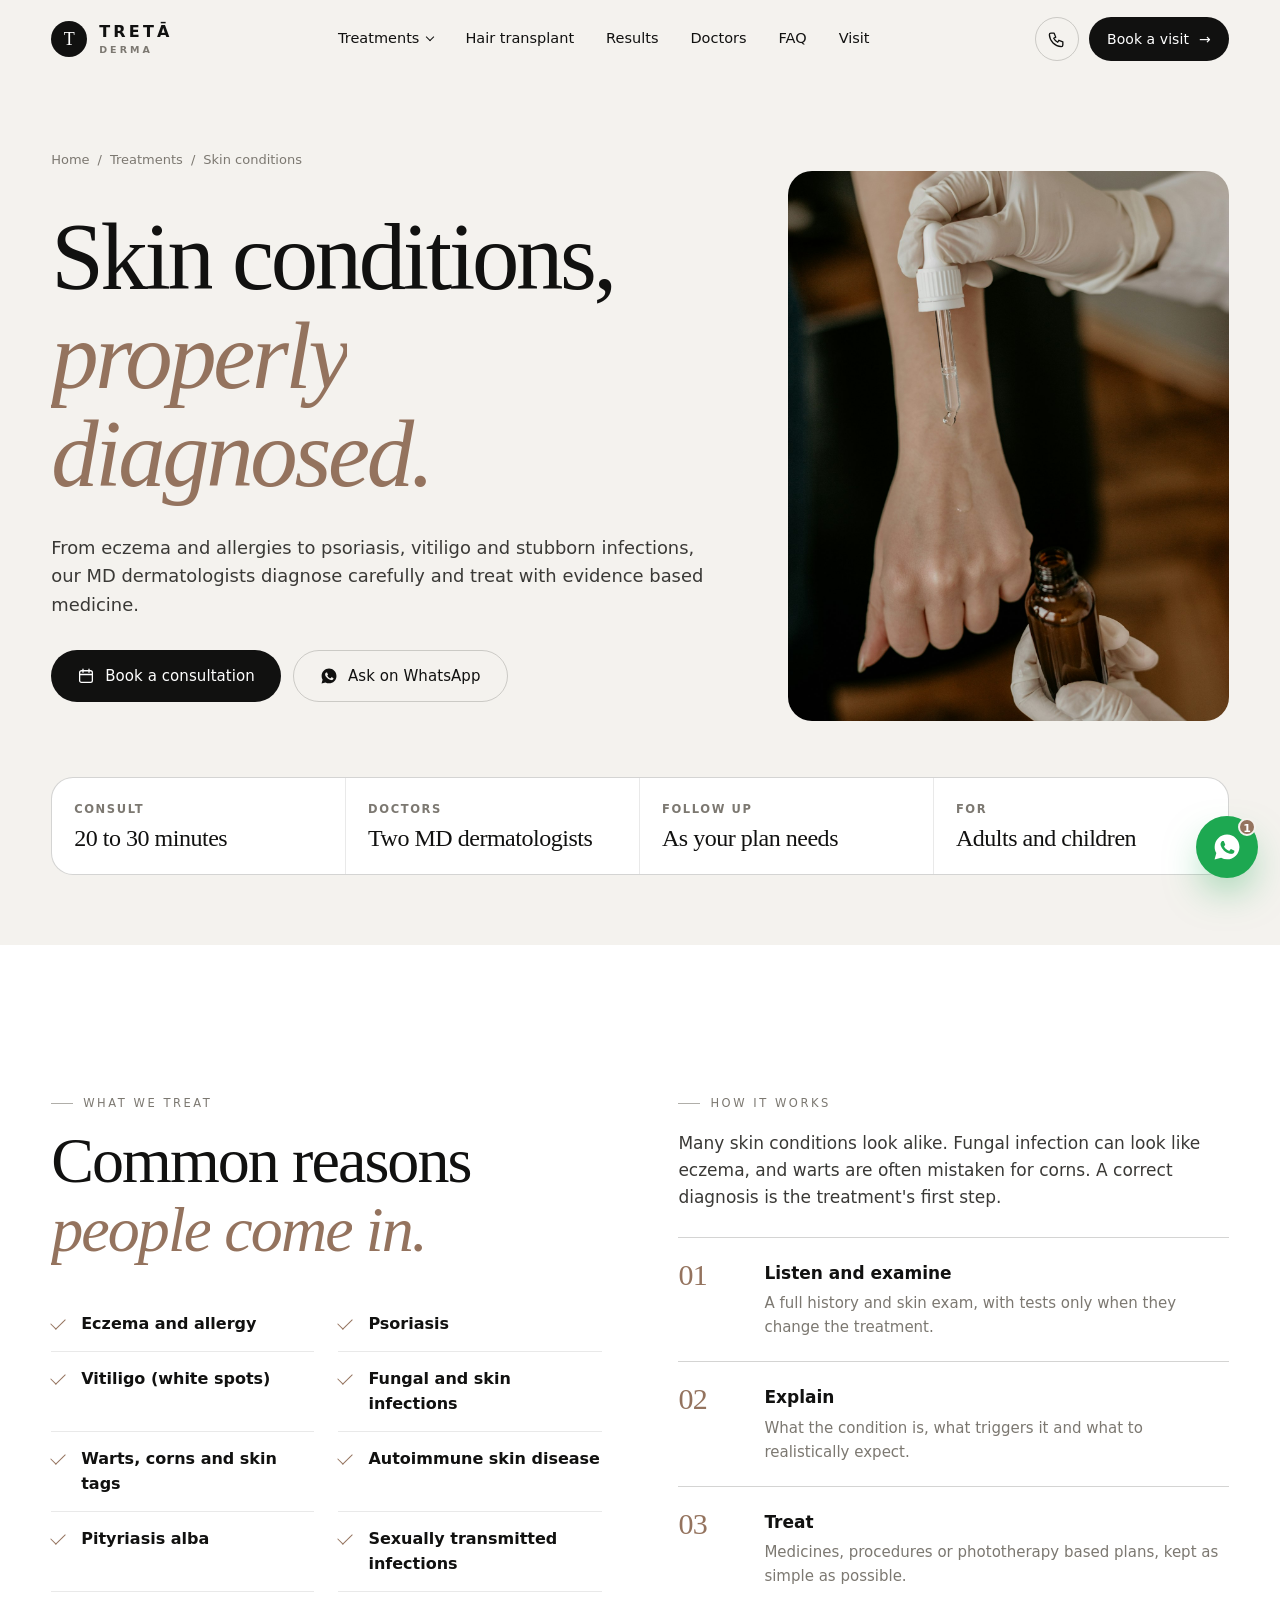
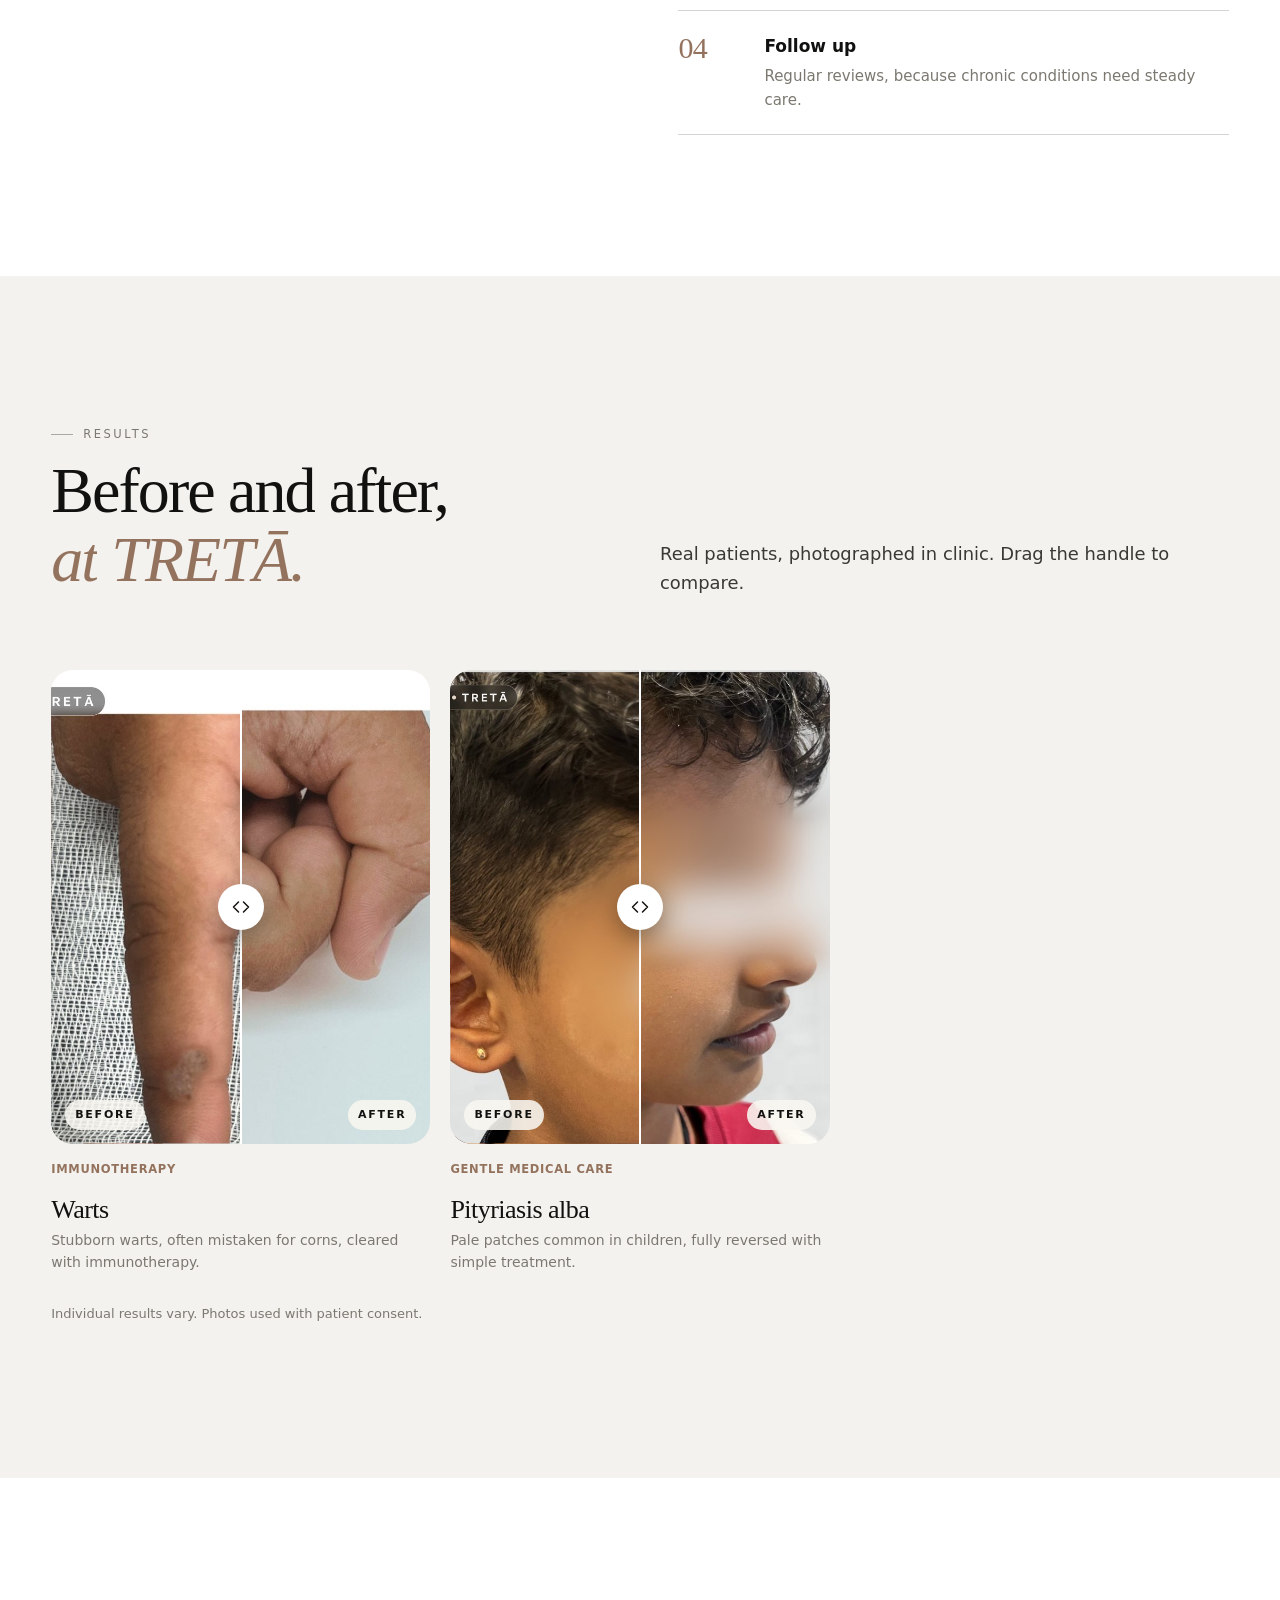
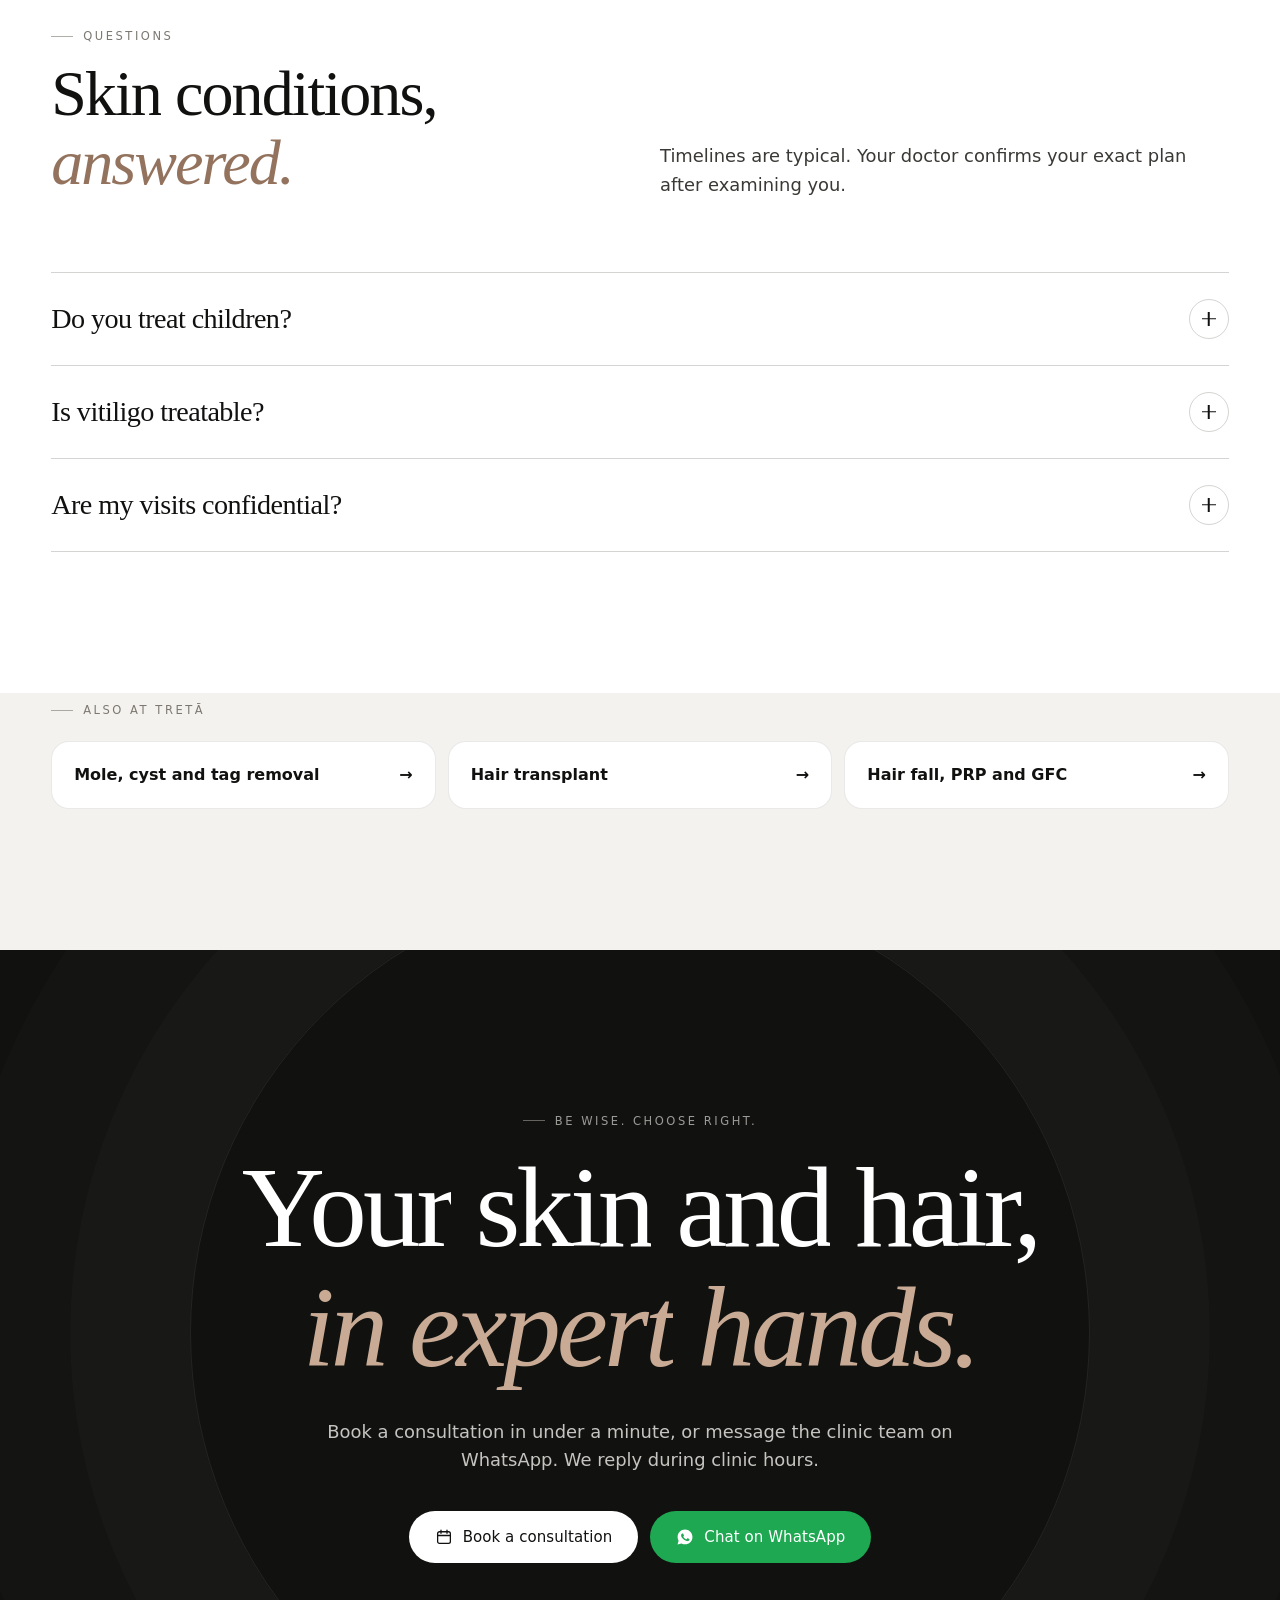
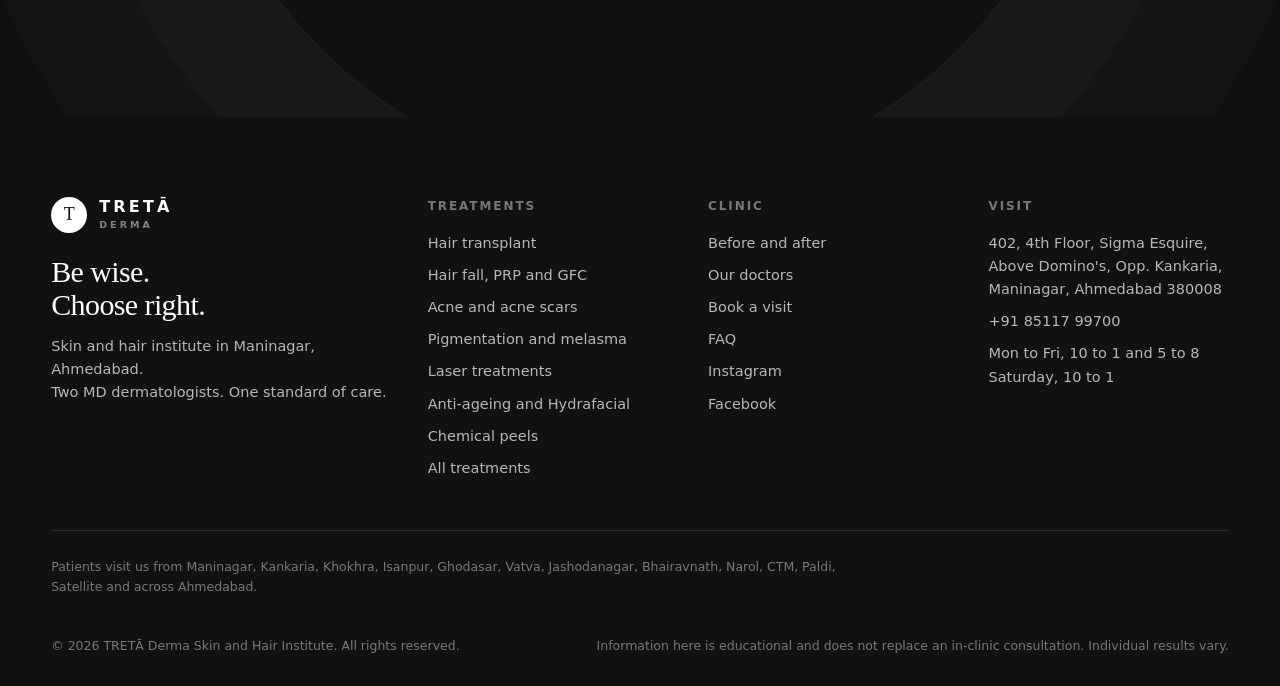
<file: skin-disease-treatment.html>
<!doctype html>
<html lang="en-IN"><head><meta charset="utf-8"><meta name="viewport" content="width=device-width,initial-scale=1,viewport-fit=cover">
<title>Dermatologist in Maninagar, Ahmedabad for Skin Diseases | TRETĀ Derma</title><meta name="description" content="MD dermatologists in Maninagar, Ahmedabad for eczema, allergy, psoriasis, vitiligo, fungal infections, warts, pigmentary disorders and autoimmune skin disease."><link rel="canonical" href="https://nisarg2810.github.io/treta/skin-disease-treatment.html">
<meta name="robots" content="index,follow,max-image-preview:large"><meta name="theme-color" content="#F4F2EE">
<meta name="geo.region" content="IN-GJ"><meta name="geo.placename" content="Maninagar, Ahmedabad">
<meta property="og:type" content="article"><meta property="og:site_name" content="TRETĀ Derma"><meta property="og:locale" content="en_IN">
<meta property="og:title" content="Dermatologist in Maninagar, Ahmedabad for Skin Diseases | TRETĀ Derma"><meta property="og:description" content="MD dermatologists in Maninagar, Ahmedabad for eczema, allergy, psoriasis, vitiligo, fungal infections, warts, pigmentary disorders and autoimmune skin disease."><meta property="og:url" content="https://nisarg2810.github.io/treta/skin-disease-treatment.html">
<meta property="og:image" content="https://nisarg2810.github.io/treta/assets/og.jpg"><meta property="og:image:width" content="1200"><meta property="og:image:height" content="630">
<meta name="twitter:card" content="summary_large_image"><meta name="twitter:title" content="Dermatologist in Maninagar, Ahmedabad for Skin Diseases | TRETĀ Derma"><meta name="twitter:description" content="MD dermatologists in Maninagar, Ahmedabad for eczema, allergy, psoriasis, vitiligo, fungal infections, warts, pigmentary disorders and autoimmune skin disease."><meta name="twitter:image" content="https://nisarg2810.github.io/treta/assets/og.jpg">
<link rel="icon" href="assets/favicon.svg" type="image/svg+xml"><link rel="apple-touch-icon" href="assets/logo-badge.png">
<link rel="preconnect" href="https://api.fontshare.com"><link rel="preconnect" href="https://cdn.fontshare.com" crossorigin>
<link href="https://api.fontshare.com/v2/css?f[]=gambetta@300,301,400&f[]=general-sans@400,500,600&display=swap" rel="stylesheet">
<link rel="stylesheet" href="assets/site.css?v=7">
<script type="application/ld+json">{"@context": "https://schema.org", "@graph": [{"@type": "MedicalWebPage", "name": "Dermatologist in Maninagar, Ahmedabad for Skin Diseases | TRETĀ Derma", "url": "https://nisarg2810.github.io/treta/skin-disease-treatment.html", "about": {"@type": "MedicalProcedure", "name": "Skin conditions", "description": "From eczema and allergies to psoriasis, vitiligo and stubborn infections, our MD dermatologists diagnose carefully and treat with evidence based medicine."}, "audience": "https://schema.org/Patient", "inLanguage": "en-IN", "lastReviewed": "2026-10-24", "reviewedBy": {"@type": "Physician", "name": "Dr. Malhar Shah"}, "provider": {"@id": "https://nisarg2810.github.io/treta/#clinic"}}, {"@type": ["MedicalClinic", "MedicalBusiness"], "@id": "https://nisarg2810.github.io/treta/#clinic", "name": "TRETĀ Derma Skin and Hair Institute", "alternateName": ["Treta Derma", "TRETA Derma"], "url": "https://nisarg2810.github.io/treta/", "logo": "https://nisarg2810.github.io/treta/assets/logo-badge.png", "image": "https://nisarg2810.github.io/treta/assets/og.jpg", "telephone": "+918511799700", "medicalSpecialty": "Dermatology", "priceRange": "₹₹", "slogan": "Be wise. Choose right.", "address": {"@type": "PostalAddress", "streetAddress": "402, 4th Floor, Sigma Esquire, Above Domino's, Opp. Kankaria", "addressLocality": "Maninagar, Ahmedabad", "addressRegion": "Gujarat", "postalCode": "380008", "addressCountry": "IN"}, "hasMap": "https://www.google.com/maps/search/?api=1&query=Treta+Derma+Skin+and+Hair+Institute+Sigma+Esquire+Maninagar+Ahmedabad", "areaServed": {"@type": "City", "name": "Ahmedabad"}, "openingHoursSpecification": [{"@type": "OpeningHoursSpecification", "dayOfWeek": ["Monday", "Tuesday", "Wednesday", "Thursday", "Friday"], "opens": "10:00", "closes": "13:00"}, {"@type": "OpeningHoursSpecification", "dayOfWeek": ["Monday", "Tuesday", "Wednesday", "Thursday", "Friday"], "opens": "17:00", "closes": "20:00"}, {"@type": "OpeningHoursSpecification", "dayOfWeek": "Saturday", "opens": "10:00", "closes": "13:00"}], "aggregateRating": {"@type": "AggregateRating", "ratingValue": "5.0", "reviewCount": "101", "bestRating": "5"}, "sameAs": ["https://www.instagram.com/tretaderma/", "https://www.facebook.com/61562841763497"], "availableService": [{"@type": "MedicalProcedure", "name": "Hair transplant", "url": "https://nisarg2810.github.io/treta/hair-transplant-ahmedabad.html"}, {"@type": "MedicalProcedure", "name": "Hair fall, PRP and GFC", "url": "https://nisarg2810.github.io/treta/hair-loss-treatment.html"}, {"@type": "MedicalProcedure", "name": "Acne and acne scars", "url": "https://nisarg2810.github.io/treta/acne-scar-treatment.html"}, {"@type": "MedicalProcedure", "name": "Pigmentation and melasma", "url": "https://nisarg2810.github.io/treta/pigmentation-melasma-treatment.html"}, {"@type": "MedicalProcedure", "name": "Laser treatments", "url": "https://nisarg2810.github.io/treta/laser-treatment-ahmedabad.html"}, {"@type": "MedicalProcedure", "name": "Anti-ageing and Hydrafacial", "url": "https://nisarg2810.github.io/treta/anti-ageing-hydrafacial.html"}, {"@type": "MedicalProcedure", "name": "Chemical peels", "url": "https://nisarg2810.github.io/treta/chemical-peels.html"}, {"@type": "MedicalProcedure", "name": "Skin conditions", "url": "https://nisarg2810.github.io/treta/skin-disease-treatment.html"}, {"@type": "MedicalProcedure", "name": "Mole, cyst and tag removal", "url": "https://nisarg2810.github.io/treta/mole-cyst-skin-tag-removal.html"}]}, {"@type": "FAQPage", "mainEntity": [{"@type": "Question", "name": "Do you treat children?", "acceptedAnswer": {"@type": "Answer", "text": "Yes. Many conditions such as eczema and pityriasis alba are common in children and respond well to gentle treatment."}}, {"@type": "Question", "name": "Is vitiligo treatable?", "acceptedAnswer": {"@type": "Answer", "text": "Yes. Medicines, phototherapy and, for stable patches, vitiligo surgery can bring back colour."}}, {"@type": "Question", "name": "Are my visits confidential?", "acceptedAnswer": {"@type": "Answer", "text": "Always, including for sexually transmitted infections."}}]}, {"@type": "BreadcrumbList", "itemListElement": [{"@type": "ListItem", "position": 1, "name": "Home", "item": "https://nisarg2810.github.io/treta/"}, {"@type": "ListItem", "position": 2, "name": "Treatments", "item": "https://nisarg2810.github.io/treta/treatments.html"}, {"@type": "ListItem", "position": 3, "name": "Skin conditions", "item": "https://nisarg2810.github.io/treta/skin-disease-treatment.html"}]}]}</script>
</head><body>
<a class="skip" href="#main">Skip to content</a>
<header class="hdr"><div class="wrap"><a class="brand" href="./" aria-label="TRETĀ Derma home"><span class="mark" aria-hidden="true">T</span><span class="wm"><b>TRETĀ</b><span>Derma</span></span></a>
<nav class="nav" aria-label="Main"><div class="dd"><button type="button" aria-expanded="false">Treatments</button><div class="dd-menu"><a href="hair-transplant-ahmedabad.html"><span class="ic" aria-hidden="true"><svg viewBox="0 0 24 24"><path d="M3 20.5h18"/><path d="M7 20.5c0-5 .8-9 2.5-13M11.5 20.5c0-6 .4-10.5 1.4-15M16 20.5c0-4.6 1-8.3 3-11.5"/><circle cx="9.5" cy="7.5" r=".9"/><circle cx="12.9" cy="5.5" r=".9"/><circle cx="19" cy="9" r=".9"/></svg></span><span><b>Hair transplant</b><small>FUE and DHI, natural and lifelong</small></span></a><a href="hair-loss-treatment.html"><span class="ic" aria-hidden="true"><svg viewBox="0 0 24 24"><path d="M14.5 3.5l6 6M17.5 6.5 8 16l-2.5.5.5-2.5 9.5-9.5M5.5 18.5 3 21"/><path d="M10.5 9.5l4 4"/></svg></span><span><b>Hair fall, PRP and GFC</b><small>Diagnose the cause, then regrow</small></span></a><a href="acne-scar-treatment.html"><span class="ic" aria-hidden="true"><svg viewBox="0 0 24 24"><path d="M12 3c4.4 0 7.5 3.4 7.5 8.2 0 5-3.4 9.8-7.5 9.8s-7.5-4.8-7.5-9.8C4.5 6.4 7.6 3 12 3Z"/><circle cx="9" cy="11" r=".9"/><circle cx="14.5" cy="9.5" r=".9"/><circle cx="13.5" cy="14.5" r=".9"/><circle cx="9.5" cy="15.5" r=".6"/></svg></span><span><b>Acne and acne scars</b><small>Clear skin, smoother texture</small></span></a><a href="pigmentation-melasma-treatment.html"><span class="ic" aria-hidden="true"><svg viewBox="0 0 24 24"><circle cx="12" cy="12" r="4.2"/><path d="M12 2.5v2.2M12 19.3v2.2M2.5 12h2.2M19.3 12h2.2M5.3 5.3l1.6 1.6M17.1 17.1l1.6 1.6M5.3 18.7l1.6-1.6M17.1 6.9l1.6-1.6"/></svg></span><span><b>Pigmentation and melasma</b><small>Even, luminous tone</small></span></a><a href="laser-treatment-ahmedabad.html"><span class="ic" aria-hidden="true"><svg viewBox="0 0 24 24"><rect x="3" y="9" width="9" height="6" rx="1.5"/><path d="M12 12h3"/><path d="M16.5 12h5M17.5 8.5l3.5-2M17.5 15.5l3.5 2"/></svg></span><span><b>Laser treatments</b><small>Hair reduction, tattoo, toning</small></span></a><a href="anti-ageing-hydrafacial.html"><span class="ic" aria-hidden="true"><svg viewBox="0 0 24 24"><path d="M12 3c4 0 7 3.1 7 7.6 0 3.2-1.2 6.2-3.4 8.2a5.3 5.3 0 0 1-7.2 0C6.2 16.8 5 13.8 5 10.6 5 6.1 8 3 12 3Z"/><path d="M9.2 10.5h.01M14.8 10.5h.01M9.8 14.8c1.3 1 3.1 1 4.4 0"/><path d="M19.5 4.5l1-1M20.5 7h1.2"/></svg></span><span><b>Anti-ageing and Hydrafacial</b><small>Firm, fresh, rested skin</small></span></a><a href="chemical-peels.html"><span class="ic" aria-hidden="true"><svg viewBox="0 0 24 24"><path d="M12 3.2s5.8 6.3 5.8 10.2a5.8 5.8 0 0 1-11.6 0C6.2 9.5 12 3.2 12 3.2Z"/><path d="M9 14.5a3 3 0 0 0 3 3"/></svg></span><span><b>Chemical peels</b><small>Renewal with little downtime</small></span></a><a href="skin-disease-treatment.html"><span class="ic" aria-hidden="true"><svg viewBox="0 0 24 24"><path d="M12 3 4.5 6v5.5c0 4.6 3.2 8.4 7.5 9.5 4.3-1.1 7.5-4.9 7.5-9.5V6L12 3Z"/><path d="M9 12h6M12 9v6"/></svg></span><span><b>Skin conditions</b><small>Eczema, psoriasis, vitiligo, more</small></span></a><a href="mole-cyst-skin-tag-removal.html"><span class="ic" aria-hidden="true"><svg viewBox="0 0 24 24"><path d="M4 20l6.5-6.5M10.5 13.5l7.8-7.8a1.8 1.8 0 0 0-2.5-2.5L8 11l2.5 2.5Z"/><path d="M14 5l5 5"/></svg></span><span><b>Mole, cyst and tag removal</b><small>Minor skin surgery, same day</small></span></a></div></div>
<a href="hair-transplant-ahmedabad.html">Hair transplant</a><a href="results.html">Results</a><a href="doctors.html">Doctors</a><a href="./#faq">FAQ</a><a href="./#visit">Visit</a></nav>
<div class="hdr-cta"><a class="icon-btn" href="tel:+918511799700" aria-label="Call the clinic"><svg viewBox="0 0 24 24" fill="none" stroke="currentColor" stroke-width="1.7" stroke-linecap="round" stroke-linejoin="round" aria-hidden="true"><path d="M5 4h4l2 5-2.5 1.5a11 11 0 0 0 5 5L15 13l5 2v4a2 2 0 0 1-2 2A16 16 0 0 1 3 6a2 2 0 0 1 2-2"/></svg></a><a class="btn btn-ink" href="book.html" data-book="">Book a visit <span class="arrow">→</span></a>
<button class="icon-btn burger" type="button" aria-label="Open menu" aria-expanded="false"><svg viewBox="0 0 24 24" fill="none" stroke="currentColor" stroke-width="1.7"><path d="M4 8h16M4 16h16"/></svg></button></div></div></header>
<div class="mnav" aria-label="Mobile menu"><a href="./">Home</a><a href="treatments.html">Treatments</a><div class="sub"><a href="hair-transplant-ahmedabad.html">Hair transplant</a><a href="hair-loss-treatment.html">Hair fall, PRP and GFC</a><a href="acne-scar-treatment.html">Acne and acne scars</a><a href="pigmentation-melasma-treatment.html">Pigmentation and melasma</a><a href="laser-treatment-ahmedabad.html">Laser treatments</a><a href="anti-ageing-hydrafacial.html">Anti-ageing and Hydrafacial</a><a href="chemical-peels.html">Chemical peels</a><a href="skin-disease-treatment.html">Skin conditions</a><a href="mole-cyst-skin-tag-removal.html">Mole, cyst and tag removal</a></div><a href="results.html">Results</a><a href="doctors.html">Doctors</a><a href="./#faq">FAQ</a><a href="./#visit">Visit us</a><a class="btn btn-ink" href="book.html">Book a visit</a></div>
<main id="main">
<section class="phero"><div class="wrap"><nav class="crumbs" aria-label="Breadcrumb"><a href="./">Home</a><span>/</span><a href="treatments.html">Treatments</a><span>/</span><span aria-current="page">Skin conditions</span></nav>
<div class="phero-grid"><div><h1 class="display split">Skin conditions, <em>properly diagnosed.</em></h1><p class="lead rv">From eczema and allergies to psoriasis, vitiligo and stubborn infections, our MD dermatologists diagnose carefully and treat with evidence based medicine.</p>
<div class="hero-ctas rv d1" style="margin-top:30px"><a class="btn btn-ink" href="book.html" data-book=""><svg viewBox="0 0 24 24" fill="none" stroke="currentColor" stroke-width="1.7" stroke-linecap="round" aria-hidden="true"><rect x="3.5" y="5" width="17" height="15.5" rx="2.5"/><path d="M3.5 10h17M8 3v4M16 3v4"/></svg> Book a consultation</a><a class="btn btn-line" href="https://wa.me/918511799700" data-chat=""><svg viewBox="0 0 24 24" fill="currentColor" aria-hidden="true"><path d="M12.04 2C6.58 2 2.13 6.45 2.13 11.91c0 1.75.46 3.45 1.32 4.95L2.05 22l5.25-1.38a9.9 9.9 0 0 0 4.74 1.21c5.46 0 9.91-4.45 9.91-9.91C21.95 6.45 17.5 2 12.04 2Zm5.8 14.13c-.24.68-1.42 1.32-1.95 1.36-.5.05-.97.24-3.27-.68-2.77-1.09-4.52-3.92-4.66-4.1-.13-.18-1.120-1.49-1.12-2.84 0-1.35.71-2.01.96-2.29.25-.27.55-.34.73-.34l.52.01c.17.01.39-.06.61.47.24.55.79 1.9.86 2.04.07.14.11.3.02.48-.09.18-.14.3-.27.46-.14.16-.29.36-.41.48-.14.14-.28.29-.12.56.16.27.71 1.17 1.52 1.9 1.05.93 1.93 1.22 2.2 1.36.27.14.43.11.59-.07.16-.18.68-.79.86-1.06.18-.27.36-.23.61-.14.25.09 1.59.75 1.86.89.27.14.45.2.52.32.07.11.07.66-.17 1.33Z"/></svg> Ask on WhatsApp</a></div></div>
<div class="phero-img rv d2"><img src="assets/photo/derm.jpg" alt="Dermatologist applying topical treatment" loading="lazy" decoding="async"></div></div><div class="glance strip rv"><div><small>Consult</small><b>20 to 30 minutes</b></div><div><small>Doctors</small><b>Two MD dermatologists</b></div><div><small>Follow up</small><b>As your plan needs</b></div><div><small>For</small><b>Adults and children</b></div></div></div></section>
<section class="sec paper"><div class="wrap two"><div><span class="eyebrow">What we treat</span><h2 class="h2 split" style="margin:16px 0 30px">Common reasons<br><em>people come in.</em></h2><ul class="ticks rv"><li>Eczema and allergy</li><li>Psoriasis</li><li>Vitiligo (white spots)</li><li>Fungal and skin infections</li><li>Warts, corns and skin tags</li><li>Autoimmune skin disease</li><li>Pityriasis alba</li><li>Sexually transmitted infections</li></ul></div>
<div><span class="eyebrow">How it works</span><div class="prose rv" style="margin:16px 0 26px"><p>Many skin conditions look alike. Fungal infection can look like eczema, and warts are often mistaken for corns. A correct diagnosis is the treatment's first step.</p></div><div class="how"><div class="rv"><b>01</b><div><h3>Listen and examine</h3><p>A full history and skin exam, with tests only when they change the treatment.</p></div></div><div class="rv"><b>02</b><div><h3>Explain</h3><p>What the condition is, what triggers it and what to realistically expect.</p></div></div><div class="rv"><b>03</b><div><h3>Treat</h3><p>Medicines, procedures or phototherapy based plans, kept as simple as possible.</p></div></div><div class="rv"><b>04</b><div><h3>Follow up</h3><p>Regular reviews, because chronic conditions need steady care.</p></div></div></div></div></div></section>
<section class="sec"><div class="wrap"><div class="sec-hd"><div><span class="eyebrow">Results</span><h2 class="h2 split">Before and after,<br><em>at TRETĀ.</em></h2></div><p class="lead rv">Real patients, photographed in clinic. Drag the handle to compare.</p></div><div class="grid-res" id="res-skin-disease-treatment"><article class="res rv d0" data-cat="skin"><div class="ba "><img src="assets/ba/warts-after.jpg?v=4" alt="Warts after treatment at TRETĀ Derma" loading="lazy" decoding="async" width="900" height="1000"><div class="b4"><img src="assets/ba/warts-before.jpg?v=4" alt="Warts before treatment" loading="lazy" decoding="async" width="900" height="1000"></div><span class="tag l">Before</span><span class="tag r">After</span><span class="handle"></span><input type="range" min="0" max="100" value="50" aria-label="Compare before and after: Warts"></div><span class="chip">Immunotherapy</span><h3>Warts</h3><p>Stubborn warts, often mistaken for corns, cleared with immunotherapy.</p></article><article class="res rv d1" data-cat="skin"><div class="ba "><img src="assets/ba/pityriasis-alba-after.jpg?v=4" alt="Pityriasis alba after treatment at TRETĀ Derma" loading="lazy" decoding="async" width="900" height="1000"><div class="b4"><img src="assets/ba/pityriasis-alba-before.jpg?v=4" alt="Pityriasis alba before treatment" loading="lazy" decoding="async" width="900" height="1000"></div><span class="tag l">Before</span><span class="tag r">After</span><span class="handle"></span><input type="range" min="0" max="100" value="50" aria-label="Compare before and after: Pityriasis alba"></div><span class="chip">Gentle medical care</span><h3>Pityriasis alba</h3><p>Pale patches common in children, fully reversed with simple treatment.</p></article></div><p class="res-note">Individual results vary. Photos used with patient consent.</p></div></section>
<section class="sec paper"><div class="wrap"><div class="sec-hd"><div><span class="eyebrow">Questions</span><h2 class="h2 split">Skin conditions,<br><em>answered.</em></h2></div><p class="lead rv">Timelines are typical. Your doctor confirms your exact plan after examining you.</p></div><div class="faq"><details class="rv"><summary>Do you treat children?<i aria-hidden="true"></i></summary><div class="a"><p>Yes. Many conditions such as eczema and pityriasis alba are common in children and respond well to gentle treatment.</p></div></details><details class="rv"><summary>Is vitiligo treatable?<i aria-hidden="true"></i></summary><div class="a"><p>Yes. Medicines, phototherapy and, for stable patches, vitiligo surgery can bring back colour.</p></div></details><details class="rv"><summary>Are my visits confidential?<i aria-hidden="true"></i></summary><div class="a"><p>Always, including for sexually transmitted infections.</p></div></details></div></div></section>
<section class="sec" style="padding-top:0"><div class="wrap"><span class="eyebrow">Also at TRETĀ</span><div class="related" style="margin-top:22px"><a href="mole-cyst-skin-tag-removal.html">Mole, cyst and tag removal <span class="arrow">→</span></a><a href="hair-transplant-ahmedabad.html">Hair transplant <span class="arrow">→</span></a><a href="hair-loss-treatment.html">Hair fall, PRP and GFC <span class="arrow">→</span></a></div></div></section>
<section class="cta ink"><div class="wrap"><span class="eyebrow">Be wise. Choose right.</span><h2 class="display split" style="margin-top:22px">Your skin and hair,<br><em>in expert hands.</em></h2>
<p class="lead" style="margin-left:auto;margin-right:auto">Book a consultation in under a minute, or message the clinic team on WhatsApp. We reply during clinic hours.</p><div class="row"><a class="btn btn-paper" href="book.html" data-book=""><svg viewBox="0 0 24 24" fill="none" stroke="currentColor" stroke-width="1.7" stroke-linecap="round" aria-hidden="true"><rect x="3.5" y="5" width="17" height="15.5" rx="2.5"/><path d="M3.5 10h17M8 3v4M16 3v4"/></svg> Book a consultation</a><a class="btn btn-wa" href="https://wa.me/918511799700" data-chat=""><svg viewBox="0 0 24 24" fill="currentColor" aria-hidden="true"><path d="M12.04 2C6.58 2 2.13 6.45 2.13 11.91c0 1.75.46 3.45 1.32 4.95L2.05 22l5.25-1.38a9.9 9.9 0 0 0 4.74 1.21c5.46 0 9.91-4.45 9.91-9.91C21.95 6.45 17.5 2 12.04 2Zm5.8 14.13c-.24.68-1.42 1.32-1.95 1.36-.5.05-.97.24-3.27-.68-2.77-1.09-4.52-3.92-4.66-4.1-.13-.18-1.120-1.49-1.12-2.84 0-1.35.71-2.01.96-2.29.25-.27.55-.34.73-.34l.52.01c.17.01.39-.06.61.47.24.55.79 1.9.86 2.04.07.14.11.3.02.48-.09.18-.14.3-.27.46-.14.16-.29.36-.41.48-.14.14-.28.29-.12.56.16.27.71 1.17 1.52 1.9 1.05.93 1.93 1.22 2.2 1.36.27.14.43.11.59-.07.16-.18.68-.79.86-1.06.18-.27.36-.23.61-.14.25.09 1.59.75 1.86.89.27.14.45.2.52.32.07.11.07.66-.17 1.33Z"/></svg> Chat on WhatsApp</a></div></div></section></main>
<footer class="ftr"><div class="wrap"><div class="fgrid">
<div><a class="brand" href="./" aria-label="TRETĀ Derma home"><span class="mark" aria-hidden="true">T</span><span class="wm"><b>TRETĀ</b><span>Derma</span></span></a><p class="tag">Be wise.<br>Choose right.</p><p>Skin and hair institute in Maninagar, Ahmedabad.<br>Two MD dermatologists. One standard of care.</p></div>
<div><h4>Treatments</h4><ul><li><a href="hair-transplant-ahmedabad.html">Hair transplant</a></li><li><a href="hair-loss-treatment.html">Hair fall, PRP and GFC</a></li><li><a href="acne-scar-treatment.html">Acne and acne scars</a></li><li><a href="pigmentation-melasma-treatment.html">Pigmentation and melasma</a></li><li><a href="laser-treatment-ahmedabad.html">Laser treatments</a></li><li><a href="anti-ageing-hydrafacial.html">Anti-ageing and Hydrafacial</a></li><li><a href="chemical-peels.html">Chemical peels</a></li><li><a href="treatments.html">All treatments</a></li></ul></div>
<div><h4>Clinic</h4><ul><li><a href="results.html">Before and after</a></li><li><a href="doctors.html">Our doctors</a></li><li><a href="book.html">Book a visit</a></li><li><a href="./#faq">FAQ</a></li><li><a href="https://www.instagram.com/tretaderma/" target="_blank" rel="noopener">Instagram</a></li><li><a href="https://www.facebook.com/61562841763497" target="_blank" rel="noopener">Facebook</a></li></ul></div>
<div><h4>Visit</h4><ul><li>402, 4th Floor, Sigma Esquire,<br>Above Domino's, Opp. Kankaria,<br>Maninagar, Ahmedabad 380008</li><li><a href="tel:+918511799700">+91 85117 99700</a></li><li>Mon to Fri, 10 to 1 and 5 to 8<br>Saturday, 10 to 1</li></ul></div></div>
<p class="areas">Patients visit us from Maninagar, Kankaria, Khokhra, Isanpur, Ghodasar, Vatva, Jashodanagar, Bhairavnath, Narol, CTM, Paldi, Satellite and across Ahmedabad.</p>
<div class="fbase"><span>© 2026 TRETĀ Derma Skin and Hair Institute. All rights reserved.</span><span>Information here is educational and does not replace an in-clinic consultation. Individual results vary.</span></div></div></footer>
<nav class="mbar" aria-label="Quick actions"><a href="tel:+918511799700"><svg viewBox="0 0 24 24" fill="none" stroke="currentColor" stroke-width="1.7" stroke-linecap="round" stroke-linejoin="round" aria-hidden="true"><path d="M5 4h4l2 5-2.5 1.5a11 11 0 0 0 5 5L15 13l5 2v4a2 2 0 0 1-2 2A16 16 0 0 1 3 6a2 2 0 0 1 2-2"/></svg> Call</a><a href="#" data-chat=""><svg viewBox="0 0 24 24" fill="currentColor" aria-hidden="true"><path d="M12.04 2C6.58 2 2.13 6.45 2.13 11.91c0 1.75.46 3.45 1.32 4.95L2.05 22l5.25-1.38a9.9 9.9 0 0 0 4.74 1.21c5.46 0 9.91-4.45 9.91-9.91C21.95 6.45 17.5 2 12.04 2Zm5.8 14.13c-.24.68-1.42 1.32-1.95 1.36-.5.05-.97.24-3.27-.68-2.77-1.09-4.52-3.92-4.66-4.1-.13-.18-1.120-1.49-1.12-2.84 0-1.35.71-2.01.96-2.29.25-.27.55-.34.73-.34l.52.01c.17.01.39-.06.61.47.24.55.79 1.9.86 2.04.07.14.11.3.02.48-.09.18-.14.3-.27.46-.14.16-.29.36-.41.48-.14.14-.28.29-.12.56.16.27.71 1.17 1.52 1.9 1.05.93 1.93 1.22 2.2 1.36.27.14.43.11.59-.07.16-.18.68-.79.86-1.06.18-.27.36-.23.61-.14.25.09 1.59.75 1.86.89.27.14.45.2.52.32.07.11.07.66-.17 1.33Z"/></svg> Chat</a><button class="b" type="button" data-book=""><svg viewBox="0 0 24 24" fill="none" stroke="currentColor" stroke-width="1.7" stroke-linecap="round" aria-hidden="true"><rect x="3.5" y="5" width="17" height="15.5" rx="2.5"/><path d="M3.5 10h17M8 3v4M16 3v4"/></svg> Book</button></nav>
<dialog class="book" id="book-dialog" aria-label="Book a consultation"><div class="book-shell"></div></dialog>
<script>window.TRETA_ICONS={"acne": "<svg viewBox=\"0 0 24 24\"><path d=\"M12 3c4.4 0 7.5 3.4 7.5 8.2 0 5-3.4 9.8-7.5 9.8s-7.5-4.8-7.5-9.8C4.5 6.4 7.6 3 12 3Z\"/><circle cx=\"9\" cy=\"11\" r=\".9\"/><circle cx=\"14.5\" cy=\"9.5\" r=\".9\"/><circle cx=\"13.5\" cy=\"14.5\" r=\".9\"/><circle cx=\"9.5\" cy=\"15.5\" r=\".6\"/></svg>", "glow": "<svg viewBox=\"0 0 24 24\"><circle cx=\"12\" cy=\"12\" r=\"4.2\"/><path d=\"M12 2.5v2.2M12 19.3v2.2M2.5 12h2.2M19.3 12h2.2M5.3 5.3l1.6 1.6M17.1 17.1l1.6 1.6M5.3 18.7l1.6-1.6M17.1 6.9l1.6-1.6\"/></svg>", "peel": "<svg viewBox=\"0 0 24 24\"><path d=\"M12 3.2s5.8 6.3 5.8 10.2a5.8 5.8 0 0 1-11.6 0C6.2 9.5 12 3.2 12 3.2Z\"/><path d=\"M9 14.5a3 3 0 0 0 3 3\"/></svg>", "laser": "<svg viewBox=\"0 0 24 24\"><rect x=\"3\" y=\"9\" width=\"9\" height=\"6\" rx=\"1.5\"/><path d=\"M12 12h3\"/><path d=\"M16.5 12h5M17.5 8.5l3.5-2M17.5 15.5l3.5 2\"/></svg>", "face": "<svg viewBox=\"0 0 24 24\"><path d=\"M12 3c4 0 7 3.1 7 7.6 0 3.2-1.2 6.2-3.4 8.2a5.3 5.3 0 0 1-7.2 0C6.2 16.8 5 13.8 5 10.6 5 6.1 8 3 12 3Z\"/><path d=\"M9.2 10.5h.01M14.8 10.5h.01M9.8 14.8c1.3 1 3.1 1 4.4 0\"/><path d=\"M19.5 4.5l1-1M20.5 7h1.2\"/></svg>", "tattoo": "<svg viewBox=\"0 0 24 24\"><path d=\"M4 20l6.5-6.5M10.5 13.5l7.8-7.8a1.8 1.8 0 0 0-2.5-2.5L8 11l2.5 2.5Z\"/><path d=\"M14 5l5 5\"/></svg>", "transplant": "<svg viewBox=\"0 0 24 24\"><path d=\"M3 20.5h18\"/><path d=\"M7 20.5c0-5 .8-9 2.5-13M11.5 20.5c0-6 .4-10.5 1.4-15M16 20.5c0-4.6 1-8.3 3-11.5\"/><circle cx=\"9.5\" cy=\"7.5\" r=\".9\"/><circle cx=\"12.9\" cy=\"5.5\" r=\".9\"/><circle cx=\"19\" cy=\"9\" r=\".9\"/></svg>", "prp": "<svg viewBox=\"0 0 24 24\"><path d=\"M14.5 3.5l6 6M17.5 6.5 8 16l-2.5.5.5-2.5 9.5-9.5M5.5 18.5 3 21\"/><path d=\"M10.5 9.5l4 4\"/></svg>", "derm": "<svg viewBox=\"0 0 24 24\"><path d=\"M12 3 4.5 6v5.5c0 4.6 3.2 8.4 7.5 9.5 4.3-1.1 7.5-4.9 7.5-9.5V6L12 3Z\"/><path d=\"M9 12h6M12 9v6\"/></svg>"};</script><script src="assets/site.js?v=7" defer></script>
</body></html>
</file>
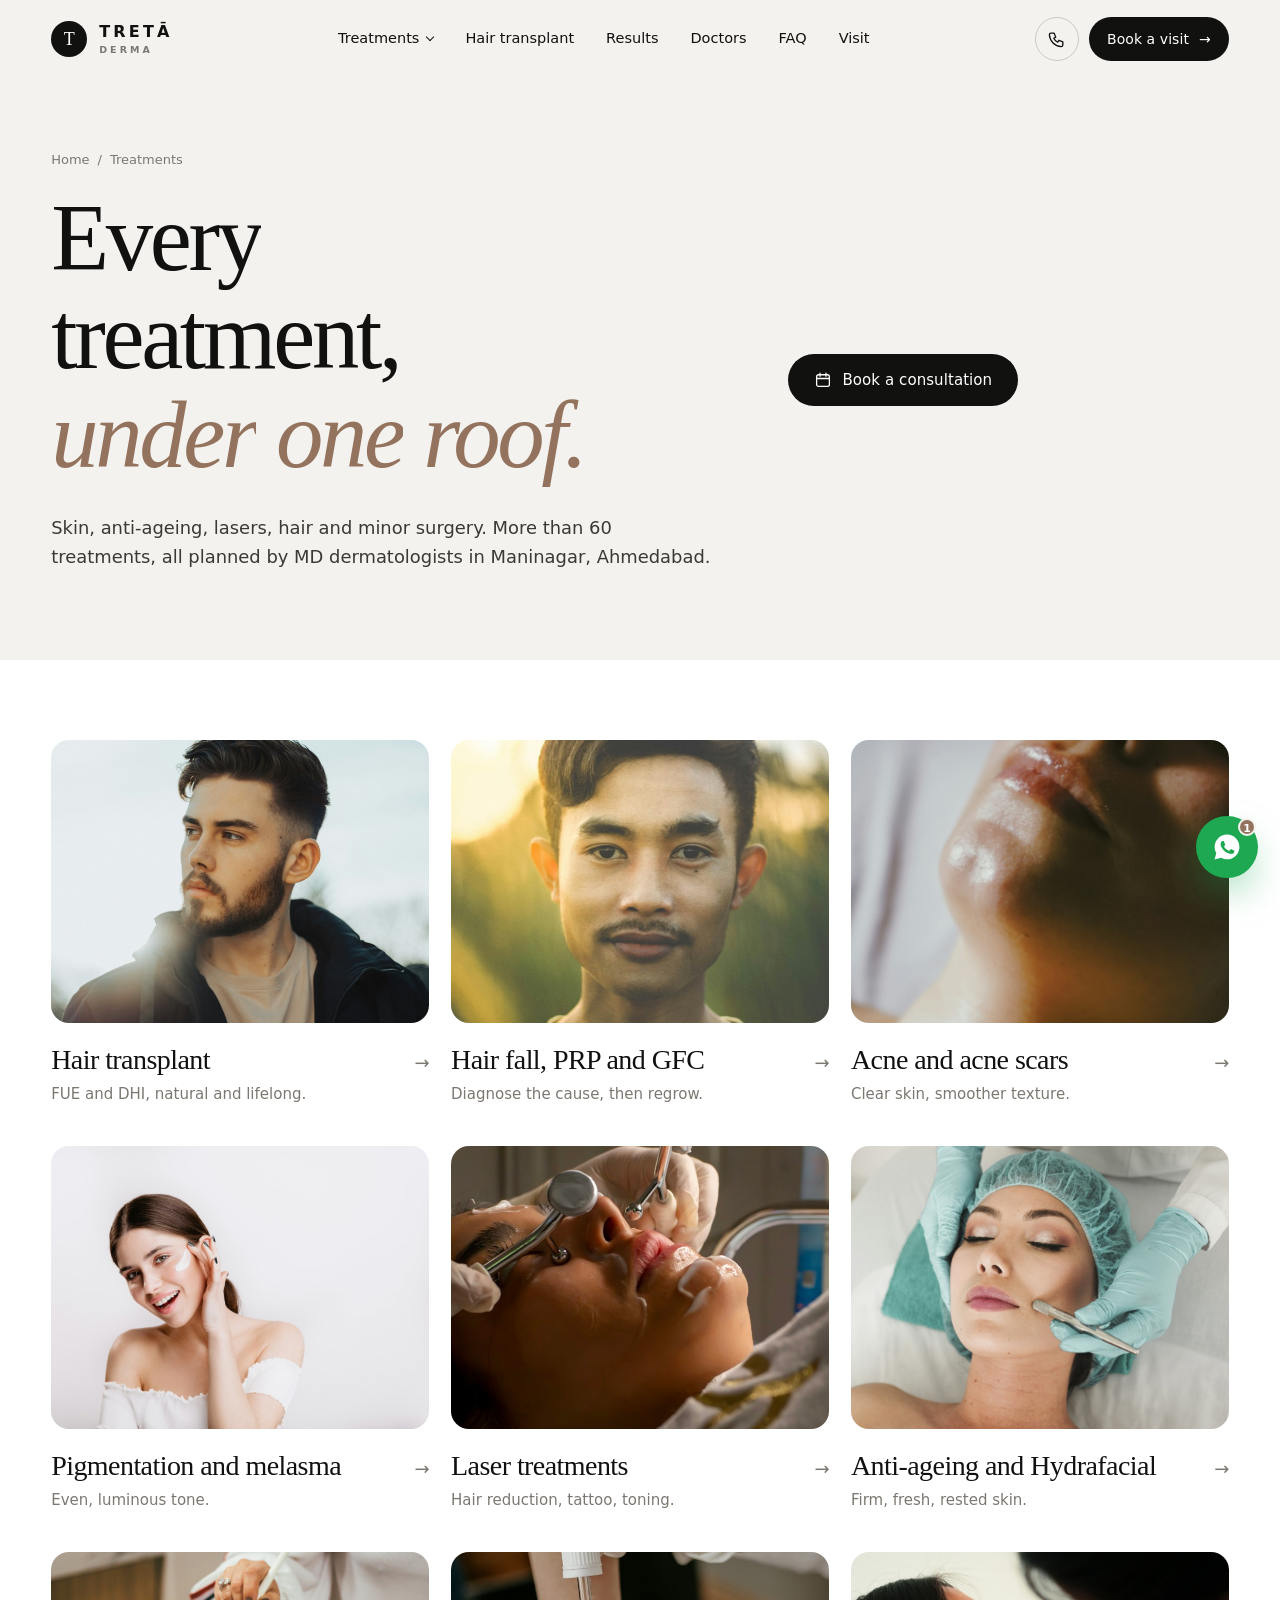
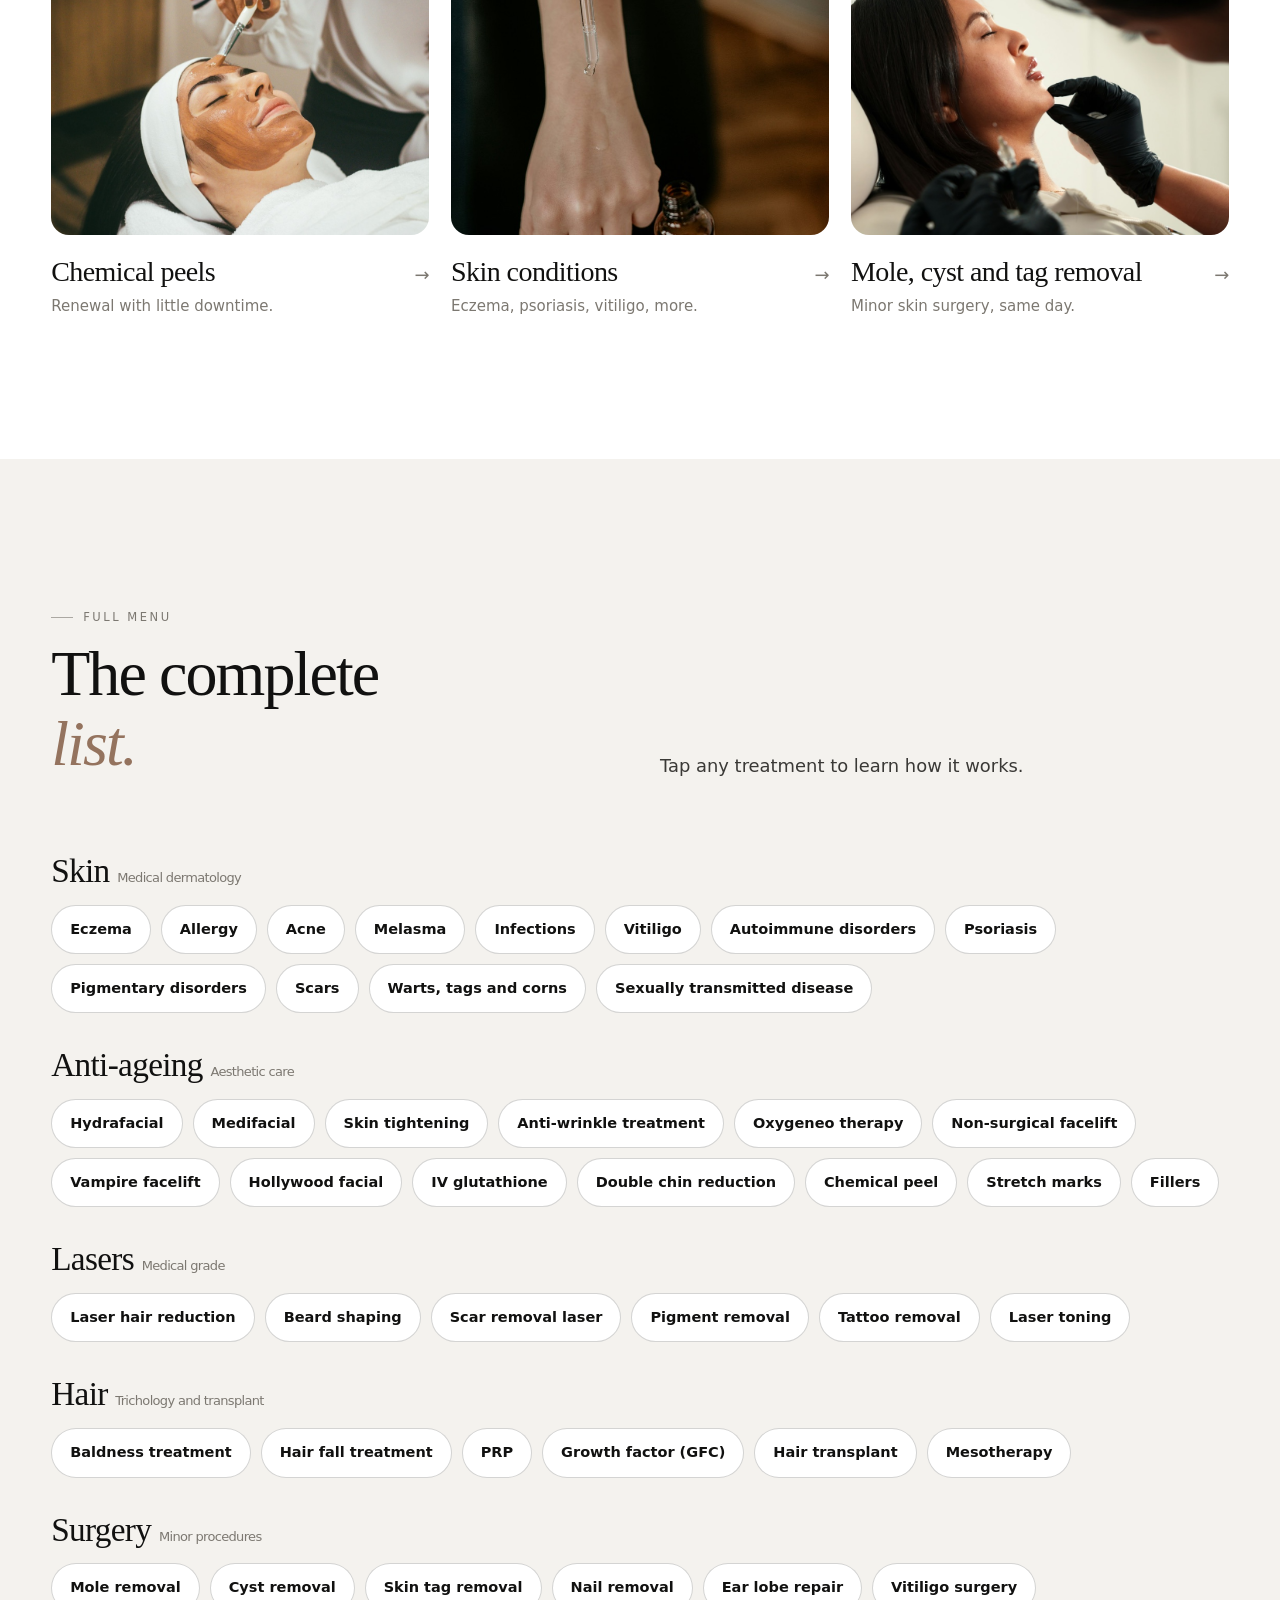
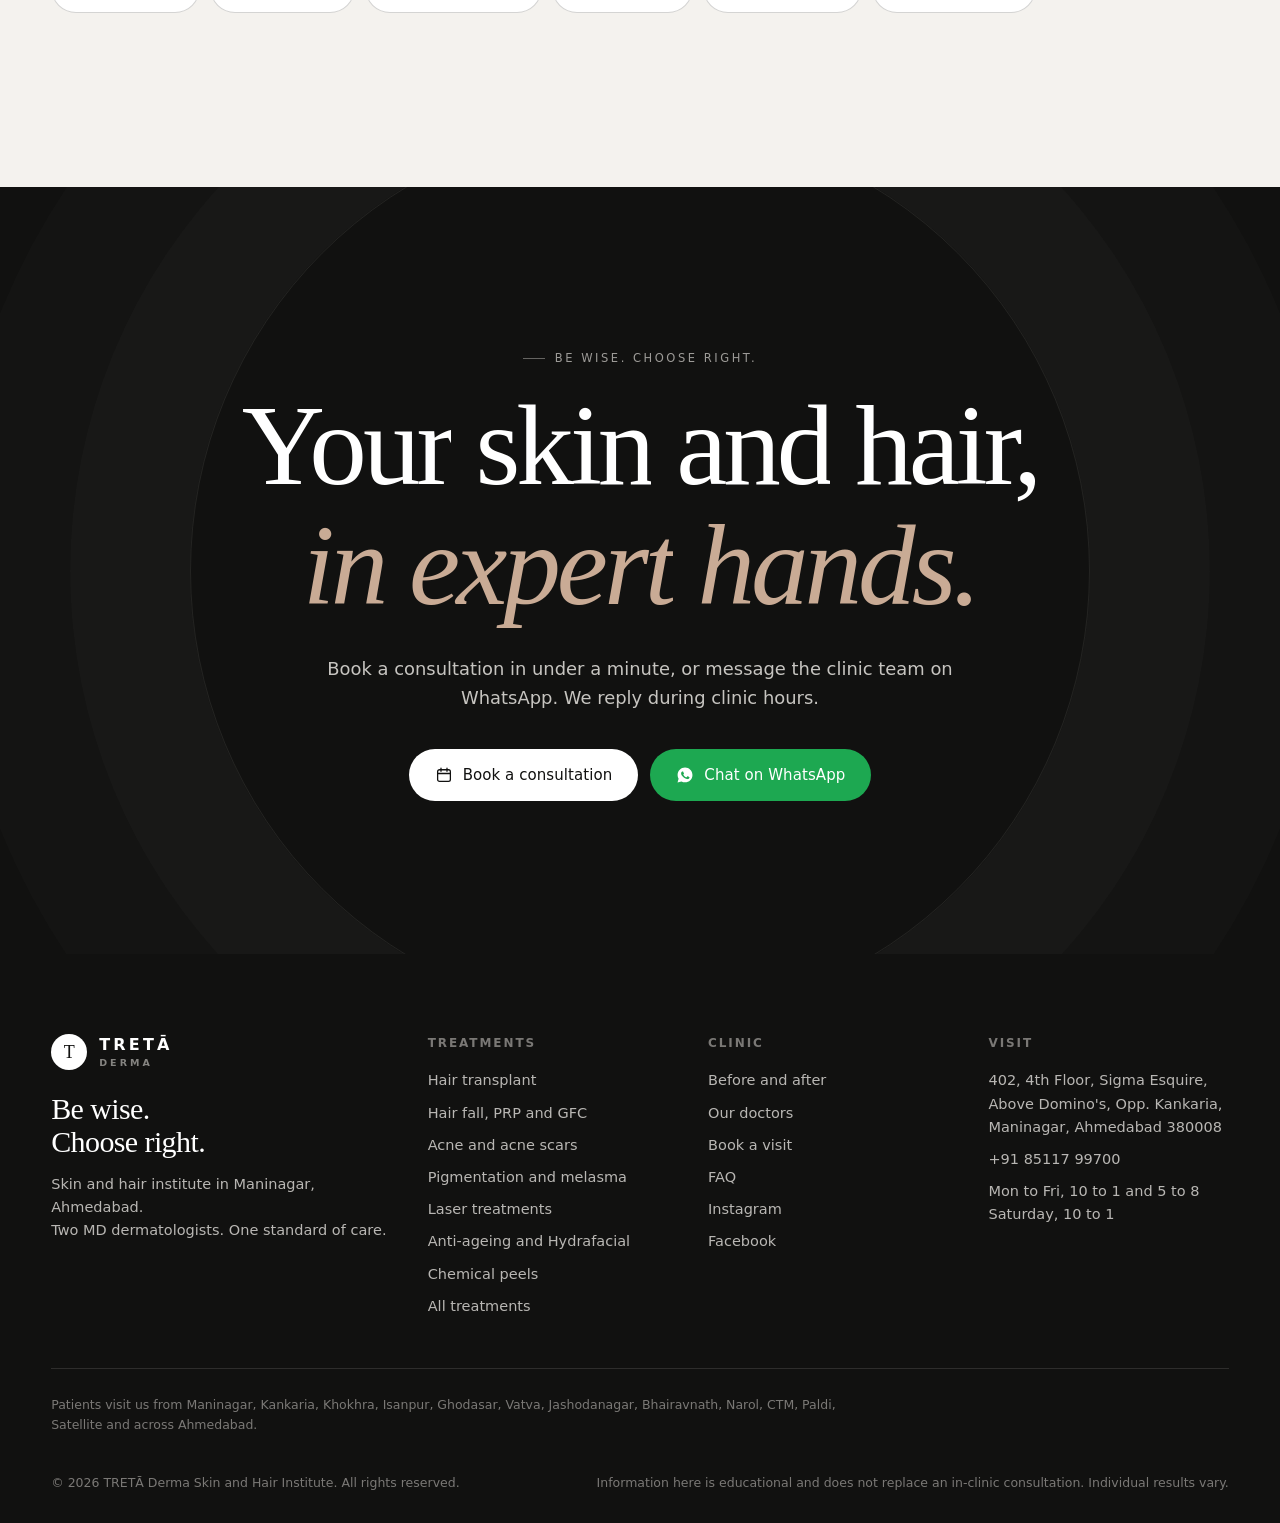
<file: treatments.html>
<!doctype html>
<html lang="en-IN"><head><meta charset="utf-8"><meta name="viewport" content="width=device-width,initial-scale=1,viewport-fit=cover">
<title>Skin, Hair and Laser Treatments in Ahmedabad | TRETĀ Derma</title><meta name="description" content="All skin, hair, laser, anti-ageing and minor surgical treatments at TRETĀ Derma, Maninagar, Ahmedabad. Planned by MD dermatologists."><link rel="canonical" href="https://nisarg2810.github.io/treta/treatments.html">
<meta name="robots" content="index,follow,max-image-preview:large"><meta name="theme-color" content="#F4F2EE">
<meta name="geo.region" content="IN-GJ"><meta name="geo.placename" content="Maninagar, Ahmedabad">
<meta property="og:type" content="website"><meta property="og:site_name" content="TRETĀ Derma"><meta property="og:locale" content="en_IN">
<meta property="og:title" content="Skin, Hair and Laser Treatments in Ahmedabad | TRETĀ Derma"><meta property="og:description" content="All skin, hair, laser, anti-ageing and minor surgical treatments at TRETĀ Derma, Maninagar, Ahmedabad. Planned by MD dermatologists."><meta property="og:url" content="https://nisarg2810.github.io/treta/treatments.html">
<meta property="og:image" content="https://nisarg2810.github.io/treta/assets/og.jpg"><meta property="og:image:width" content="1200"><meta property="og:image:height" content="630">
<meta name="twitter:card" content="summary_large_image"><meta name="twitter:title" content="Skin, Hair and Laser Treatments in Ahmedabad | TRETĀ Derma"><meta name="twitter:description" content="All skin, hair, laser, anti-ageing and minor surgical treatments at TRETĀ Derma, Maninagar, Ahmedabad. Planned by MD dermatologists."><meta name="twitter:image" content="https://nisarg2810.github.io/treta/assets/og.jpg">
<link rel="icon" href="assets/favicon.svg" type="image/svg+xml"><link rel="apple-touch-icon" href="assets/logo-badge.png">
<link rel="preconnect" href="https://api.fontshare.com"><link rel="preconnect" href="https://cdn.fontshare.com" crossorigin>
<link href="https://api.fontshare.com/v2/css?f[]=gambetta@300,301,400&f[]=general-sans@400,500,600&display=swap" rel="stylesheet">
<link rel="stylesheet" href="assets/site.css?v=7">
<script type="application/ld+json">{"@context": "https://schema.org", "@graph": [{"@type": ["MedicalClinic", "MedicalBusiness"], "@id": "https://nisarg2810.github.io/treta/#clinic", "name": "TRETĀ Derma Skin and Hair Institute", "alternateName": ["Treta Derma", "TRETA Derma"], "url": "https://nisarg2810.github.io/treta/", "logo": "https://nisarg2810.github.io/treta/assets/logo-badge.png", "image": "https://nisarg2810.github.io/treta/assets/og.jpg", "telephone": "+918511799700", "medicalSpecialty": "Dermatology", "priceRange": "₹₹", "slogan": "Be wise. Choose right.", "address": {"@type": "PostalAddress", "streetAddress": "402, 4th Floor, Sigma Esquire, Above Domino's, Opp. Kankaria", "addressLocality": "Maninagar, Ahmedabad", "addressRegion": "Gujarat", "postalCode": "380008", "addressCountry": "IN"}, "hasMap": "https://www.google.com/maps/search/?api=1&query=Treta+Derma+Skin+and+Hair+Institute+Sigma+Esquire+Maninagar+Ahmedabad", "areaServed": {"@type": "City", "name": "Ahmedabad"}, "openingHoursSpecification": [{"@type": "OpeningHoursSpecification", "dayOfWeek": ["Monday", "Tuesday", "Wednesday", "Thursday", "Friday"], "opens": "10:00", "closes": "13:00"}, {"@type": "OpeningHoursSpecification", "dayOfWeek": ["Monday", "Tuesday", "Wednesday", "Thursday", "Friday"], "opens": "17:00", "closes": "20:00"}, {"@type": "OpeningHoursSpecification", "dayOfWeek": "Saturday", "opens": "10:00", "closes": "13:00"}], "aggregateRating": {"@type": "AggregateRating", "ratingValue": "5.0", "reviewCount": "101", "bestRating": "5"}, "sameAs": ["https://www.instagram.com/tretaderma/", "https://www.facebook.com/61562841763497"], "availableService": [{"@type": "MedicalProcedure", "name": "Hair transplant", "url": "https://nisarg2810.github.io/treta/hair-transplant-ahmedabad.html"}, {"@type": "MedicalProcedure", "name": "Hair fall, PRP and GFC", "url": "https://nisarg2810.github.io/treta/hair-loss-treatment.html"}, {"@type": "MedicalProcedure", "name": "Acne and acne scars", "url": "https://nisarg2810.github.io/treta/acne-scar-treatment.html"}, {"@type": "MedicalProcedure", "name": "Pigmentation and melasma", "url": "https://nisarg2810.github.io/treta/pigmentation-melasma-treatment.html"}, {"@type": "MedicalProcedure", "name": "Laser treatments", "url": "https://nisarg2810.github.io/treta/laser-treatment-ahmedabad.html"}, {"@type": "MedicalProcedure", "name": "Anti-ageing and Hydrafacial", "url": "https://nisarg2810.github.io/treta/anti-ageing-hydrafacial.html"}, {"@type": "MedicalProcedure", "name": "Chemical peels", "url": "https://nisarg2810.github.io/treta/chemical-peels.html"}, {"@type": "MedicalProcedure", "name": "Skin conditions", "url": "https://nisarg2810.github.io/treta/skin-disease-treatment.html"}, {"@type": "MedicalProcedure", "name": "Mole, cyst and tag removal", "url": "https://nisarg2810.github.io/treta/mole-cyst-skin-tag-removal.html"}]}, {"@type": "BreadcrumbList", "itemListElement": [{"@type": "ListItem", "position": 1, "name": "Home", "item": "https://nisarg2810.github.io/treta/"}, {"@type": "ListItem", "position": 2, "name": "Treatments", "item": "https://nisarg2810.github.io/treta/treatments.html"}]}]}</script>
</head><body>
<a class="skip" href="#main">Skip to content</a>
<header class="hdr"><div class="wrap"><a class="brand" href="./" aria-label="TRETĀ Derma home"><span class="mark" aria-hidden="true">T</span><span class="wm"><b>TRETĀ</b><span>Derma</span></span></a>
<nav class="nav" aria-label="Main"><div class="dd"><button type="button" aria-expanded="false">Treatments</button><div class="dd-menu"><a href="hair-transplant-ahmedabad.html"><span class="ic" aria-hidden="true"><svg viewBox="0 0 24 24"><path d="M3 20.5h18"/><path d="M7 20.5c0-5 .8-9 2.5-13M11.5 20.5c0-6 .4-10.5 1.4-15M16 20.5c0-4.6 1-8.3 3-11.5"/><circle cx="9.5" cy="7.5" r=".9"/><circle cx="12.9" cy="5.5" r=".9"/><circle cx="19" cy="9" r=".9"/></svg></span><span><b>Hair transplant</b><small>FUE and DHI, natural and lifelong</small></span></a><a href="hair-loss-treatment.html"><span class="ic" aria-hidden="true"><svg viewBox="0 0 24 24"><path d="M14.5 3.5l6 6M17.5 6.5 8 16l-2.5.5.5-2.5 9.5-9.5M5.5 18.5 3 21"/><path d="M10.5 9.5l4 4"/></svg></span><span><b>Hair fall, PRP and GFC</b><small>Diagnose the cause, then regrow</small></span></a><a href="acne-scar-treatment.html"><span class="ic" aria-hidden="true"><svg viewBox="0 0 24 24"><path d="M12 3c4.4 0 7.5 3.4 7.5 8.2 0 5-3.4 9.8-7.5 9.8s-7.5-4.8-7.5-9.8C4.5 6.4 7.6 3 12 3Z"/><circle cx="9" cy="11" r=".9"/><circle cx="14.5" cy="9.5" r=".9"/><circle cx="13.5" cy="14.5" r=".9"/><circle cx="9.5" cy="15.5" r=".6"/></svg></span><span><b>Acne and acne scars</b><small>Clear skin, smoother texture</small></span></a><a href="pigmentation-melasma-treatment.html"><span class="ic" aria-hidden="true"><svg viewBox="0 0 24 24"><circle cx="12" cy="12" r="4.2"/><path d="M12 2.5v2.2M12 19.3v2.2M2.5 12h2.2M19.3 12h2.2M5.3 5.3l1.6 1.6M17.1 17.1l1.6 1.6M5.3 18.7l1.6-1.6M17.1 6.9l1.6-1.6"/></svg></span><span><b>Pigmentation and melasma</b><small>Even, luminous tone</small></span></a><a href="laser-treatment-ahmedabad.html"><span class="ic" aria-hidden="true"><svg viewBox="0 0 24 24"><rect x="3" y="9" width="9" height="6" rx="1.5"/><path d="M12 12h3"/><path d="M16.5 12h5M17.5 8.5l3.5-2M17.5 15.5l3.5 2"/></svg></span><span><b>Laser treatments</b><small>Hair reduction, tattoo, toning</small></span></a><a href="anti-ageing-hydrafacial.html"><span class="ic" aria-hidden="true"><svg viewBox="0 0 24 24"><path d="M12 3c4 0 7 3.1 7 7.6 0 3.2-1.2 6.2-3.4 8.2a5.3 5.3 0 0 1-7.2 0C6.2 16.8 5 13.8 5 10.6 5 6.1 8 3 12 3Z"/><path d="M9.2 10.5h.01M14.8 10.5h.01M9.8 14.8c1.3 1 3.1 1 4.4 0"/><path d="M19.5 4.5l1-1M20.5 7h1.2"/></svg></span><span><b>Anti-ageing and Hydrafacial</b><small>Firm, fresh, rested skin</small></span></a><a href="chemical-peels.html"><span class="ic" aria-hidden="true"><svg viewBox="0 0 24 24"><path d="M12 3.2s5.8 6.3 5.8 10.2a5.8 5.8 0 0 1-11.6 0C6.2 9.5 12 3.2 12 3.2Z"/><path d="M9 14.5a3 3 0 0 0 3 3"/></svg></span><span><b>Chemical peels</b><small>Renewal with little downtime</small></span></a><a href="skin-disease-treatment.html"><span class="ic" aria-hidden="true"><svg viewBox="0 0 24 24"><path d="M12 3 4.5 6v5.5c0 4.6 3.2 8.4 7.5 9.5 4.3-1.1 7.5-4.9 7.5-9.5V6L12 3Z"/><path d="M9 12h6M12 9v6"/></svg></span><span><b>Skin conditions</b><small>Eczema, psoriasis, vitiligo, more</small></span></a><a href="mole-cyst-skin-tag-removal.html"><span class="ic" aria-hidden="true"><svg viewBox="0 0 24 24"><path d="M4 20l6.5-6.5M10.5 13.5l7.8-7.8a1.8 1.8 0 0 0-2.5-2.5L8 11l2.5 2.5Z"/><path d="M14 5l5 5"/></svg></span><span><b>Mole, cyst and tag removal</b><small>Minor skin surgery, same day</small></span></a></div></div>
<a href="hair-transplant-ahmedabad.html">Hair transplant</a><a href="results.html">Results</a><a href="doctors.html">Doctors</a><a href="./#faq">FAQ</a><a href="./#visit">Visit</a></nav>
<div class="hdr-cta"><a class="icon-btn" href="tel:+918511799700" aria-label="Call the clinic"><svg viewBox="0 0 24 24" fill="none" stroke="currentColor" stroke-width="1.7" stroke-linecap="round" stroke-linejoin="round" aria-hidden="true"><path d="M5 4h4l2 5-2.5 1.5a11 11 0 0 0 5 5L15 13l5 2v4a2 2 0 0 1-2 2A16 16 0 0 1 3 6a2 2 0 0 1 2-2"/></svg></a><a class="btn btn-ink" href="book.html" data-book="">Book a visit <span class="arrow">→</span></a>
<button class="icon-btn burger" type="button" aria-label="Open menu" aria-expanded="false"><svg viewBox="0 0 24 24" fill="none" stroke="currentColor" stroke-width="1.7"><path d="M4 8h16M4 16h16"/></svg></button></div></div></header>
<div class="mnav" aria-label="Mobile menu"><a href="./">Home</a><a href="treatments.html">Treatments</a><div class="sub"><a href="hair-transplant-ahmedabad.html">Hair transplant</a><a href="hair-loss-treatment.html">Hair fall, PRP and GFC</a><a href="acne-scar-treatment.html">Acne and acne scars</a><a href="pigmentation-melasma-treatment.html">Pigmentation and melasma</a><a href="laser-treatment-ahmedabad.html">Laser treatments</a><a href="anti-ageing-hydrafacial.html">Anti-ageing and Hydrafacial</a><a href="chemical-peels.html">Chemical peels</a><a href="skin-disease-treatment.html">Skin conditions</a><a href="mole-cyst-skin-tag-removal.html">Mole, cyst and tag removal</a></div><a href="results.html">Results</a><a href="doctors.html">Doctors</a><a href="./#faq">FAQ</a><a href="./#visit">Visit us</a><a class="btn btn-ink" href="book.html">Book a visit</a></div>
<main id="main"><section class="phero"><div class="wrap"><nav class="crumbs" aria-label="Breadcrumb"><a href="./">Home</a><span>/</span><span aria-current="page">Treatments</span></nav>
<div class="phero-grid"><div><h1 class="display split">Every treatment,<br><em>under one roof.</em></h1><p class="lead rv">Skin, anti-ageing, lasers, hair and minor surgery. More than 60 treatments, all planned by MD dermatologists in Maninagar, Ahmedabad.</p></div>
<div class="rv d1"><a class="btn btn-ink" href="book.html" data-book=""><svg viewBox="0 0 24 24" fill="none" stroke="currentColor" stroke-width="1.7" stroke-linecap="round" aria-hidden="true"><rect x="3.5" y="5" width="17" height="15.5" rx="2.5"/><path d="M3.5 10h17M8 3v4M16 3v4"/></svg> Book a consultation</a></div></div></div></section>
<section class="sec paper" style="padding-top:80px"><div class="wrap"><div class="pcards"><a class="pcard rv d0" href="hair-transplant-ahmedabad.html"><span class="ph"><img src="assets/photo/hair-s.jpg" alt="Man with full, natural hair" loading="lazy" decoding="async"></span><h3>Hair transplant <span class="arrow">→</span></h3><p>FUE and DHI, natural and lifelong.</p></a><a class="pcard rv d1" href="hair-loss-treatment.html"><span class="ph"><img src="assets/photo/hairloss-s.jpg" alt="Healthy hair and scalp" loading="lazy" decoding="async"></span><h3>Hair fall, PRP and GFC <span class="arrow">→</span></h3><p>Diagnose the cause, then regrow.</p></a><a class="pcard rv d2" href="acne-scar-treatment.html"><span class="ph"><img src="assets/photo/acne-s.jpg" alt="Clear skin after facial care" loading="lazy" decoding="async"></span><h3>Acne and acne scars <span class="arrow">→</span></h3><p>Clear skin, smoother texture.</p></a><a class="pcard rv d0" href="pigmentation-melasma-treatment.html"><span class="ph"><img src="assets/photo/pigment-s.jpg" alt="Even, luminous skin tone" loading="lazy" decoding="async"></span><h3>Pigmentation and melasma <span class="arrow">→</span></h3><p>Even, luminous tone.</p></a><a class="pcard rv d1" href="laser-treatment-ahmedabad.html"><span class="ph"><img src="assets/photo/laser-s.jpg" alt="Medical laser and skin device treatment" loading="lazy" decoding="async"></span><h3>Laser treatments <span class="arrow">→</span></h3><p>Hair reduction, tattoo, toning.</p></a><a class="pcard rv d2" href="anti-ageing-hydrafacial.html"><span class="ph"><img src="assets/photo/hydrafacial-s.jpg" alt="Hydrafacial treatment in progress" loading="lazy" decoding="async"></span><h3>Anti-ageing and Hydrafacial <span class="arrow">→</span></h3><p>Firm, fresh, rested skin.</p></a><a class="pcard rv d0" href="chemical-peels.html"><span class="ph"><img src="assets/photo/peel-s.jpg" alt="Chemical peel being applied" loading="lazy" decoding="async"></span><h3>Chemical peels <span class="arrow">→</span></h3><p>Renewal with little downtime.</p></a><a class="pcard rv d1" href="skin-disease-treatment.html"><span class="ph"><img src="assets/photo/derm-s.jpg" alt="Dermatologist applying topical treatment" loading="lazy" decoding="async"></span><h3>Skin conditions <span class="arrow">→</span></h3><p>Eczema, psoriasis, vitiligo, more.</p></a><a class="pcard rv d2" href="mole-cyst-skin-tag-removal.html"><span class="ph"><img src="assets/photo/procedure-s.jpg" alt="Minor skin procedure by a doctor" loading="lazy" decoding="async"></span><h3>Mole, cyst and tag removal <span class="arrow">→</span></h3><p>Minor skin surgery, same day.</p></a></div></div></section>
<section class="sec"><div class="wrap"><div class="sec-hd"><div><span class="eyebrow">Full menu</span><h2 class="h2 split">The complete<br><em>list.</em></h2></div><p class="lead rv">Tap any treatment to learn how it works.</p></div><div class="rv" style="margin-bottom:34px"><h3 class="h3" style="margin-bottom:16px">Skin <span class="muted small" style="font-family:var(--sans)">Medical dermatology</span></h3><div class="pills"><a class="pill" href="skin-disease-treatment.html">Eczema</a><a class="pill" href="skin-disease-treatment.html">Allergy</a><a class="pill" href="acne-scar-treatment.html">Acne</a><a class="pill" href="pigmentation-melasma-treatment.html">Melasma</a><a class="pill" href="skin-disease-treatment.html">Infections</a><a class="pill" href="skin-disease-treatment.html">Vitiligo</a><a class="pill" href="skin-disease-treatment.html">Autoimmune disorders</a><a class="pill" href="skin-disease-treatment.html">Psoriasis</a><a class="pill" href="pigmentation-melasma-treatment.html">Pigmentary disorders</a><a class="pill" href="acne-scar-treatment.html">Scars</a><a class="pill" href="skin-disease-treatment.html">Warts, tags and corns</a><a class="pill" href="skin-disease-treatment.html">Sexually transmitted disease</a></div></div><div class="rv" style="margin-bottom:34px"><h3 class="h3" style="margin-bottom:16px">Anti-ageing <span class="muted small" style="font-family:var(--sans)">Aesthetic care</span></h3><div class="pills"><a class="pill" href="anti-ageing-hydrafacial.html">Hydrafacial</a><a class="pill" href="anti-ageing-hydrafacial.html">Medifacial</a><a class="pill" href="anti-ageing-hydrafacial.html">Skin tightening</a><a class="pill" href="anti-ageing-hydrafacial.html">Anti-wrinkle treatment</a><a class="pill" href="anti-ageing-hydrafacial.html">Oxygeneo therapy</a><a class="pill" href="anti-ageing-hydrafacial.html">Non-surgical facelift</a><a class="pill" href="anti-ageing-hydrafacial.html">Vampire facelift</a><a class="pill" href="anti-ageing-hydrafacial.html">Hollywood facial</a><a class="pill" href="anti-ageing-hydrafacial.html">IV glutathione</a><a class="pill" href="anti-ageing-hydrafacial.html">Double chin reduction</a><a class="pill" href="chemical-peels.html">Chemical peel</a><a class="pill" href="anti-ageing-hydrafacial.html">Stretch marks</a><a class="pill" href="anti-ageing-hydrafacial.html">Fillers</a></div></div><div class="rv" style="margin-bottom:34px"><h3 class="h3" style="margin-bottom:16px">Lasers <span class="muted small" style="font-family:var(--sans)">Medical grade</span></h3><div class="pills"><a class="pill" href="laser-treatment-ahmedabad.html">Laser hair reduction</a><a class="pill" href="laser-treatment-ahmedabad.html">Beard shaping</a><a class="pill" href="acne-scar-treatment.html">Scar removal laser</a><a class="pill" href="pigmentation-melasma-treatment.html">Pigment removal</a><a class="pill" href="laser-treatment-ahmedabad.html">Tattoo removal</a><a class="pill" href="laser-treatment-ahmedabad.html">Laser toning</a></div></div><div class="rv" style="margin-bottom:34px"><h3 class="h3" style="margin-bottom:16px">Hair <span class="muted small" style="font-family:var(--sans)">Trichology and transplant</span></h3><div class="pills"><a class="pill" href="hair-loss-treatment.html">Baldness treatment</a><a class="pill" href="hair-loss-treatment.html">Hair fall treatment</a><a class="pill" href="hair-loss-treatment.html">PRP</a><a class="pill" href="hair-loss-treatment.html">Growth factor (GFC)</a><a class="pill" href="hair-transplant-ahmedabad.html">Hair transplant</a><a class="pill" href="hair-loss-treatment.html">Mesotherapy</a></div></div><div class="rv" style="margin-bottom:34px"><h3 class="h3" style="margin-bottom:16px">Surgery <span class="muted small" style="font-family:var(--sans)">Minor procedures</span></h3><div class="pills"><a class="pill" href="mole-cyst-skin-tag-removal.html">Mole removal</a><a class="pill" href="mole-cyst-skin-tag-removal.html">Cyst removal</a><a class="pill" href="mole-cyst-skin-tag-removal.html">Skin tag removal</a><a class="pill" href="mole-cyst-skin-tag-removal.html">Nail removal</a><a class="pill" href="mole-cyst-skin-tag-removal.html">Ear lobe repair</a><a class="pill" href="mole-cyst-skin-tag-removal.html">Vitiligo surgery</a></div></div></div></section><section class="cta ink"><div class="wrap"><span class="eyebrow">Be wise. Choose right.</span><h2 class="display split" style="margin-top:22px">Your skin and hair,<br><em>in expert hands.</em></h2>
<p class="lead" style="margin-left:auto;margin-right:auto">Book a consultation in under a minute, or message the clinic team on WhatsApp. We reply during clinic hours.</p><div class="row"><a class="btn btn-paper" href="book.html" data-book=""><svg viewBox="0 0 24 24" fill="none" stroke="currentColor" stroke-width="1.7" stroke-linecap="round" aria-hidden="true"><rect x="3.5" y="5" width="17" height="15.5" rx="2.5"/><path d="M3.5 10h17M8 3v4M16 3v4"/></svg> Book a consultation</a><a class="btn btn-wa" href="https://wa.me/918511799700" data-chat=""><svg viewBox="0 0 24 24" fill="currentColor" aria-hidden="true"><path d="M12.04 2C6.58 2 2.13 6.45 2.13 11.91c0 1.75.46 3.45 1.32 4.95L2.05 22l5.25-1.38a9.9 9.9 0 0 0 4.74 1.21c5.46 0 9.91-4.45 9.91-9.91C21.95 6.45 17.5 2 12.04 2Zm5.8 14.13c-.24.68-1.42 1.32-1.95 1.36-.5.05-.97.24-3.27-.68-2.77-1.09-4.52-3.92-4.66-4.1-.13-.18-1.120-1.49-1.12-2.84 0-1.35.71-2.01.96-2.29.25-.27.55-.34.73-.34l.52.01c.17.01.39-.06.61.47.24.55.79 1.9.86 2.04.07.14.11.3.02.48-.09.18-.14.3-.27.46-.14.16-.29.36-.41.48-.14.14-.28.29-.12.56.16.27.71 1.17 1.52 1.9 1.05.93 1.93 1.22 2.2 1.36.27.14.43.11.59-.07.16-.18.68-.79.86-1.06.18-.27.36-.23.61-.14.25.09 1.59.75 1.86.89.27.14.45.2.52.32.07.11.07.66-.17 1.33Z"/></svg> Chat on WhatsApp</a></div></div></section></main>
<footer class="ftr"><div class="wrap"><div class="fgrid">
<div><a class="brand" href="./" aria-label="TRETĀ Derma home"><span class="mark" aria-hidden="true">T</span><span class="wm"><b>TRETĀ</b><span>Derma</span></span></a><p class="tag">Be wise.<br>Choose right.</p><p>Skin and hair institute in Maninagar, Ahmedabad.<br>Two MD dermatologists. One standard of care.</p></div>
<div><h4>Treatments</h4><ul><li><a href="hair-transplant-ahmedabad.html">Hair transplant</a></li><li><a href="hair-loss-treatment.html">Hair fall, PRP and GFC</a></li><li><a href="acne-scar-treatment.html">Acne and acne scars</a></li><li><a href="pigmentation-melasma-treatment.html">Pigmentation and melasma</a></li><li><a href="laser-treatment-ahmedabad.html">Laser treatments</a></li><li><a href="anti-ageing-hydrafacial.html">Anti-ageing and Hydrafacial</a></li><li><a href="chemical-peels.html">Chemical peels</a></li><li><a href="treatments.html">All treatments</a></li></ul></div>
<div><h4>Clinic</h4><ul><li><a href="results.html">Before and after</a></li><li><a href="doctors.html">Our doctors</a></li><li><a href="book.html">Book a visit</a></li><li><a href="./#faq">FAQ</a></li><li><a href="https://www.instagram.com/tretaderma/" target="_blank" rel="noopener">Instagram</a></li><li><a href="https://www.facebook.com/61562841763497" target="_blank" rel="noopener">Facebook</a></li></ul></div>
<div><h4>Visit</h4><ul><li>402, 4th Floor, Sigma Esquire,<br>Above Domino's, Opp. Kankaria,<br>Maninagar, Ahmedabad 380008</li><li><a href="tel:+918511799700">+91 85117 99700</a></li><li>Mon to Fri, 10 to 1 and 5 to 8<br>Saturday, 10 to 1</li></ul></div></div>
<p class="areas">Patients visit us from Maninagar, Kankaria, Khokhra, Isanpur, Ghodasar, Vatva, Jashodanagar, Bhairavnath, Narol, CTM, Paldi, Satellite and across Ahmedabad.</p>
<div class="fbase"><span>© 2026 TRETĀ Derma Skin and Hair Institute. All rights reserved.</span><span>Information here is educational and does not replace an in-clinic consultation. Individual results vary.</span></div></div></footer>
<nav class="mbar" aria-label="Quick actions"><a href="tel:+918511799700"><svg viewBox="0 0 24 24" fill="none" stroke="currentColor" stroke-width="1.7" stroke-linecap="round" stroke-linejoin="round" aria-hidden="true"><path d="M5 4h4l2 5-2.5 1.5a11 11 0 0 0 5 5L15 13l5 2v4a2 2 0 0 1-2 2A16 16 0 0 1 3 6a2 2 0 0 1 2-2"/></svg> Call</a><a href="#" data-chat=""><svg viewBox="0 0 24 24" fill="currentColor" aria-hidden="true"><path d="M12.04 2C6.58 2 2.13 6.45 2.13 11.91c0 1.75.46 3.45 1.32 4.95L2.05 22l5.25-1.38a9.9 9.9 0 0 0 4.74 1.21c5.46 0 9.91-4.45 9.91-9.91C21.95 6.45 17.5 2 12.04 2Zm5.8 14.13c-.24.68-1.42 1.32-1.95 1.36-.5.05-.97.24-3.27-.68-2.77-1.09-4.52-3.92-4.66-4.1-.13-.18-1.120-1.49-1.12-2.84 0-1.35.71-2.01.96-2.29.25-.27.55-.34.73-.34l.52.01c.17.01.39-.06.61.47.24.55.79 1.9.86 2.04.07.14.11.3.02.48-.09.18-.14.3-.27.46-.14.16-.29.36-.41.48-.14.14-.28.29-.12.56.16.27.71 1.17 1.52 1.9 1.05.93 1.93 1.22 2.2 1.36.27.14.43.11.59-.07.16-.18.68-.79.86-1.06.18-.27.36-.23.61-.14.25.09 1.59.75 1.86.89.27.14.45.2.52.32.07.11.07.66-.17 1.33Z"/></svg> Chat</a><button class="b" type="button" data-book=""><svg viewBox="0 0 24 24" fill="none" stroke="currentColor" stroke-width="1.7" stroke-linecap="round" aria-hidden="true"><rect x="3.5" y="5" width="17" height="15.5" rx="2.5"/><path d="M3.5 10h17M8 3v4M16 3v4"/></svg> Book</button></nav>
<dialog class="book" id="book-dialog" aria-label="Book a consultation"><div class="book-shell"></div></dialog>
<script>window.TRETA_ICONS={"acne": "<svg viewBox=\"0 0 24 24\"><path d=\"M12 3c4.4 0 7.5 3.4 7.5 8.2 0 5-3.4 9.8-7.5 9.8s-7.5-4.8-7.5-9.8C4.5 6.4 7.6 3 12 3Z\"/><circle cx=\"9\" cy=\"11\" r=\".9\"/><circle cx=\"14.5\" cy=\"9.5\" r=\".9\"/><circle cx=\"13.5\" cy=\"14.5\" r=\".9\"/><circle cx=\"9.5\" cy=\"15.5\" r=\".6\"/></svg>", "glow": "<svg viewBox=\"0 0 24 24\"><circle cx=\"12\" cy=\"12\" r=\"4.2\"/><path d=\"M12 2.5v2.2M12 19.3v2.2M2.5 12h2.2M19.3 12h2.2M5.3 5.3l1.6 1.6M17.1 17.1l1.6 1.6M5.3 18.7l1.6-1.6M17.1 6.9l1.6-1.6\"/></svg>", "peel": "<svg viewBox=\"0 0 24 24\"><path d=\"M12 3.2s5.8 6.3 5.8 10.2a5.8 5.8 0 0 1-11.6 0C6.2 9.5 12 3.2 12 3.2Z\"/><path d=\"M9 14.5a3 3 0 0 0 3 3\"/></svg>", "laser": "<svg viewBox=\"0 0 24 24\"><rect x=\"3\" y=\"9\" width=\"9\" height=\"6\" rx=\"1.5\"/><path d=\"M12 12h3\"/><path d=\"M16.5 12h5M17.5 8.5l3.5-2M17.5 15.5l3.5 2\"/></svg>", "face": "<svg viewBox=\"0 0 24 24\"><path d=\"M12 3c4 0 7 3.1 7 7.6 0 3.2-1.2 6.2-3.4 8.2a5.3 5.3 0 0 1-7.2 0C6.2 16.8 5 13.8 5 10.6 5 6.1 8 3 12 3Z\"/><path d=\"M9.2 10.5h.01M14.8 10.5h.01M9.8 14.8c1.3 1 3.1 1 4.4 0\"/><path d=\"M19.5 4.5l1-1M20.5 7h1.2\"/></svg>", "tattoo": "<svg viewBox=\"0 0 24 24\"><path d=\"M4 20l6.5-6.5M10.5 13.5l7.8-7.8a1.8 1.8 0 0 0-2.5-2.5L8 11l2.5 2.5Z\"/><path d=\"M14 5l5 5\"/></svg>", "transplant": "<svg viewBox=\"0 0 24 24\"><path d=\"M3 20.5h18\"/><path d=\"M7 20.5c0-5 .8-9 2.5-13M11.5 20.5c0-6 .4-10.5 1.4-15M16 20.5c0-4.6 1-8.3 3-11.5\"/><circle cx=\"9.5\" cy=\"7.5\" r=\".9\"/><circle cx=\"12.9\" cy=\"5.5\" r=\".9\"/><circle cx=\"19\" cy=\"9\" r=\".9\"/></svg>", "prp": "<svg viewBox=\"0 0 24 24\"><path d=\"M14.5 3.5l6 6M17.5 6.5 8 16l-2.5.5.5-2.5 9.5-9.5M5.5 18.5 3 21\"/><path d=\"M10.5 9.5l4 4\"/></svg>", "derm": "<svg viewBox=\"0 0 24 24\"><path d=\"M12 3 4.5 6v5.5c0 4.6 3.2 8.4 7.5 9.5 4.3-1.1 7.5-4.9 7.5-9.5V6L12 3Z\"/><path d=\"M9 12h6M12 9v6\"/></svg>"};</script><script src="assets/site.js?v=7" defer></script>
</body></html>
</file>
<file: assets/site.css>
/* TRETĀ Derma, site styles */
:root{
  --bone:#F4F2EE; --paper:#FFFFFF; --sand:#E8E4DE; --ink:#111110; --ink2:#3A3936; --mute:#7C7871;
  --line:rgba(17,17,16,.09); --line2:rgba(17,17,16,.18);
  --clay:#94735E; --clay2:#C9AB95; --blush:#EDE4DC; --wa:#1DA851;
  --serif:"Gambetta",Georgia,"Times New Roman",serif;
  --sans:"General Sans",system-ui,-apple-system,"Segoe UI",sans-serif;
  --r:22px; --gut:clamp(16px,4vw,56px); --max:1320px;
  --ease:cubic-bezier(.2,.7,.1,1);
}
*,*::before,*::after{box-sizing:border-box}
html{-webkit-text-size-adjust:100%;scroll-behavior:smooth;scroll-padding-top:90px}
body{margin:0;background:var(--bone);color:var(--ink);font-family:var(--sans);font-size:16px;line-height:1.6;-webkit-font-smoothing:antialiased;overflow-x:hidden}
body::after{display:none;
  background-image:url("data:image/svg+xml,%3Csvg xmlns='http://www.w3.org/2000/svg' width='160' height='160'%3E%3Cfilter id='n'%3E%3CfeTurbulence type='fractalNoise' baseFrequency='.85' numOctaves='3' stitchTiles='stitch'/%3E%3C/filter%3E%3Crect width='100%25' height='100%25' filter='url(%23n)'/%3E%3C/svg%3E")}
img{max-width:100%;display:block}
a{color:inherit;text-decoration:none}
button{font:inherit;color:inherit;cursor:pointer;border:0;background:none}
:focus-visible{outline:2px solid var(--clay);outline-offset:3px;border-radius:6px}
.wrap{max-width:var(--max);margin:0 auto;padding:0 var(--gut)}
.sr{position:absolute;width:1px;height:1px;overflow:hidden;clip:rect(0 0 0 0);white-space:nowrap}
.skip{position:absolute;left:-999px;top:8px;background:var(--ink);color:var(--paper);padding:10px 16px;border-radius:99px;z-index:300}
.skip:focus{left:12px}

/* type */
.eyebrow{font-size:11.5px;font-weight:500;letter-spacing:.22em;text-transform:uppercase;color:var(--mute);display:inline-flex;align-items:center;gap:10px}
.eyebrow::before{content:"";width:22px;height:1px;background:currentColor;opacity:.6}
h1,h2,h3{font-weight:300;margin:0}
.display{font-family:var(--serif);font-weight:300;font-size:clamp(3rem,8vw,7.4rem);line-height:.96;letter-spacing:-.035em}
.h2{font-family:var(--serif);font-weight:300;font-size:clamp(2.3rem,5vw,4.3rem);line-height:1;letter-spacing:-.03em}
.h3{font-family:var(--serif);font-weight:300;font-size:clamp(1.6rem,2.6vw,2.2rem);line-height:1.08;letter-spacing:-.02em}
em,.it{font-style:italic;font-weight:300;color:var(--clay)}
.lead{font-size:clamp(1.05rem,1.4vw,1.22rem);color:var(--ink2);max-width:58ch;line-height:1.6}
.muted{color:var(--mute)}
.small{font-size:13px}

/* buttons */
.btn{display:inline-flex;align-items:center;gap:10px;height:52px;padding:0 26px;border-radius:99px;font-weight:500;font-size:15px;letter-spacing:.005em;transition:transform .4s var(--ease),background .3s,color .3s,box-shadow .3s;white-space:nowrap}
.btn:hover{transform:translateY(-2px)}
.btn-ink{background:var(--ink);color:#fff}
.btn-ink:hover{background:#2a241f}
.btn-line{border:1px solid var(--line2);background:transparent}
.btn-line:hover{background:var(--paper)}
.btn-wa{background:var(--wa);color:#fff}
.btn-paper{background:var(--paper);color:var(--ink)}
.btn svg{width:18px;height:18px;flex:none}
.arrow{display:inline-block;transition:transform .4s var(--ease)}
a:hover .arrow,button:hover .arrow{transform:translateX(4px)}
.tlink{font-weight:600;border-bottom:1px solid var(--line2);padding-bottom:2px;transition:border-color .3s}
.tlink:hover{border-color:var(--ink)}

/* header */
.hdr{position:fixed;top:0;left:0;right:0;z-index:90;transition:background .4s,box-shadow .4s,transform .4s}
.hdr.scrolled{background:rgba(244,242,238,.86);backdrop-filter:saturate(1.4) blur(14px);-webkit-backdrop-filter:saturate(1.4) blur(14px);box-shadow:0 1px 0 var(--line)}
.hdr .wrap{display:flex;align-items:center;justify-content:space-between;height:78px;gap:20px}
.brand{display:flex;align-items:center;gap:12px}
.brand .mark{width:36px;height:36px;border-radius:50%;background:var(--ink);display:grid;place-items:center;color:#fff;font-family:var(--serif);font-weight:400;font-size:18px;transition:.3s}
.brand .wm{display:flex;flex-direction:column;line-height:1}
.brand .wm b{font-weight:600;letter-spacing:.2em;font-size:16px}
.brand .wm span{font-size:9.5px;letter-spacing:.32em;text-transform:uppercase;color:var(--mute);margin-top:5px;font-weight:600}
.nav{display:flex;align-items:center;gap:4px}
.nav > a,.nav .dd > button{padding:10px 14px;border-radius:99px;font-weight:500;font-size:14.5px;transition:background .3s,color .3s}
.nav > a:hover,.nav .dd > button:hover,.nav .dd:focus-within > button{background:rgba(21,18,15,.06)}
.nav a[aria-current="page"]{background:rgba(21,18,15,.07)}
.dd{position:relative}
.dd > button::after{content:"";display:inline-block;width:6px;height:6px;border-right:1.5px solid;border-bottom:1.5px solid;transform:translateY(-3px) rotate(45deg);margin-left:8px}
.dd-menu{position:absolute;top:calc(100% + 8px);left:50%;transform:translate(-50%,8px);width:560px;background:var(--paper);border:1px solid var(--line);border-radius:20px;padding:12px;display:grid;grid-template-columns:1fr 1fr;gap:2px;box-shadow:0 30px 60px -20px rgba(21,18,15,.3);opacity:0;visibility:hidden;transition:.3s var(--ease)}
.dd:hover .dd-menu,.dd:focus-within .dd-menu,.dd.open .dd-menu{opacity:1;visibility:visible;transform:translate(-50%,0)}
.dd-menu a{display:flex;gap:12px;padding:12px;border-radius:14px;transition:background .25s}
.dd-menu a:hover{background:var(--bone)}
.dd-menu .ic{width:36px;height:36px;border-radius:10px;background:var(--bone);display:grid;place-items:center;flex:none}
.dd-menu .ic svg{width:20px;height:20px}
.dd-menu b{display:block;font-size:14px}
.dd-menu small{display:block;color:var(--mute);font-size:12.5px;line-height:1.35}
.hdr-cta{display:flex;align-items:center;gap:10px}
.hdr-cta .btn{height:44px;padding:0 18px;font-size:14px}
.icon-btn{width:44px;height:44px;border-radius:50%;display:grid;place-items:center;border:1px solid var(--line2);transition:background .3s}
.icon-btn:hover{background:var(--paper)}
.icon-btn svg{width:19px;height:19px}
.burger{display:none}
.mnav{position:fixed;inset:0;z-index:95;background:var(--bone);padding:100px var(--gut) 40px;display:flex;flex-direction:column;gap:6px;transform:translateY(-100%);transition:transform .6s var(--ease);overflow:auto}
.mnav.open{transform:none}
.mnav a{font-family:var(--serif);font-size:34px;line-height:1.2;padding:4px 0;border-bottom:1px solid var(--line)}
.mnav .sub{display:grid;grid-template-columns:1fr 1fr;gap:4px 16px;margin:8px 0 14px}
.mnav .sub a{font-family:var(--sans);font-size:14px;border:0;color:var(--ink2);padding:4px 0}
.mnav .btn{margin-top:18px;justify-content:center}
@media (max-width:1060px){.nav{display:none}.burger{display:grid}.hdr-cta .btn-ink{display:none}}

/* hero */
.hero{padding:140px 0 60px;position:relative}
.hero-grid{display:grid;grid-template-columns:1.25fr 1fr;gap:clamp(30px,5vw,80px);align-items:end}
.hero .display{margin:22px 0 28px}
.hero .lead{margin-bottom:34px}
.hero-ctas{display:flex;gap:12px;flex-wrap:wrap}
.hero-meta{display:flex;gap:28px;margin-top:44px;flex-wrap:wrap;align-items:center}
.stars{color:var(--clay);letter-spacing:2px;font-size:15px}
.rating-pill{display:flex;align-items:center;gap:12px}
.rating-pill b{font-family:var(--serif);font-size:44px;line-height:1;font-weight:400}
.rating-pill small{display:block;font-size:12.5px;color:var(--mute);line-height:1.3}
.status{display:inline-flex;align-items:center;gap:8px;font-size:13.5px;font-weight:600;padding:8px 14px;border-radius:99px;background:var(--paper);border:1px solid var(--line)}
.dot{width:8px;height:8px;border-radius:50%;background:var(--mute);position:relative}
.dot.on{background:var(--wa)}
.dot.on::after{content:"";position:absolute;inset:-4px;border-radius:50%;border:2px solid var(--wa);opacity:.5;animation:ping 1.8s infinite}
@keyframes ping{0%{transform:scale(.6);opacity:.7}100%{transform:scale(1.8);opacity:0}}
.hero-art{position:relative}
.arch{border-radius:999px 999px 28px 28px;overflow:hidden;background:#0d0b09;position:relative;aspect-ratio:4/5;box-shadow:0 40px 80px -40px rgba(21,18,15,.55)}
.hero-art .seal{position:absolute;left:-46px;bottom:70px;width:132px;height:132px;z-index:3}
.seal svg{width:100%;height:100%;animation:spin 26s linear infinite}
.seal .core{position:absolute;inset:34px;border-radius:50%;background:var(--ink);color:var(--paper);display:grid;place-items:center;font-weight:600;font-size:13px;letter-spacing:.12em}
@keyframes spin{to{transform:rotate(360deg)}}
.cap{display:flex;justify-content:space-between;gap:12px;margin-top:14px;font-size:13px;color:var(--mute)}
.cap b{color:var(--ink);font-weight:600}

/* before / after */
.ba{position:relative;overflow:hidden;--p:50%;user-select:none;-webkit-user-select:none;touch-action:pan-y;background:#0d0b09}
.ba img{width:100%;height:100%;object-fit:cover;pointer-events:none}
.ba .b4{position:absolute;inset:0;clip-path:inset(0 calc(100% - var(--p)) 0 0)}
.ba .handle{position:absolute;top:0;bottom:0;left:var(--p);width:2px;margin-left:-1px;background:var(--paper);pointer-events:none}
.ba .handle::after{content:"";position:absolute;top:50%;left:50%;width:46px;height:46px;transform:translate(-50%,-50%);border-radius:50%;background:var(--paper) url("data:image/svg+xml,%3Csvg xmlns='http://www.w3.org/2000/svg' viewBox='0 0 24 24' fill='none' stroke='%2315120F' stroke-width='1.8' stroke-linecap='round' stroke-linejoin='round'%3E%3Cpath d='M9 6l-6 6 6 6M15 6l6 6-6 6'/%3E%3C/svg%3E") center/20px no-repeat;box-shadow:0 8px 24px rgba(0,0,0,.35)}
.ba input{position:absolute;inset:0;width:100%;height:100%;opacity:0;cursor:ew-resize;margin:0;z-index:2;touch-action:pan-y}
.ba .tag{position:absolute;bottom:14px;z-index:1;font-size:11px;font-weight:600;letter-spacing:.16em;text-transform:uppercase;padding:6px 10px;border-radius:99px;background:rgba(250,247,242,.88);color:var(--ink);pointer-events:none}
.ba .tag.l{left:14px}.ba .tag.r{right:14px}
.arch.ba{position:relative}

/* marquee */
.marquee{border-top:1px solid var(--line);border-bottom:1px solid var(--line);overflow:hidden;padding:22px 0;background:var(--paper)}
.marquee .track{display:flex;gap:44px;width:max-content;animation:marq 48s linear infinite}
.marquee span{font-family:var(--serif);font-size:clamp(1.6rem,3vw,2.4rem);white-space:nowrap;display:flex;align-items:center;gap:44px}
.marquee span::after{content:"";width:8px;height:8px;border-radius:50%;background:var(--clay)}
@keyframes marq{to{transform:translateX(-50%)}}

/* sections */
.sec{padding:clamp(80px,11vw,150px) 0}
.sec-hd{display:grid;grid-template-columns:1fr 1fr;gap:40px;align-items:end;margin-bottom:clamp(40px,6vw,72px)}
.sec-hd .h2{margin-top:16px}
.sec-hd p{margin:0}
.ink{background:var(--ink);color:var(--paper)}
.ink .eyebrow,.ink .muted{color:rgba(250,247,242,.6)}
.ink .lead{color:rgba(250,247,242,.78)}
.ink em{color:var(--clay2)}
.paper{background:var(--paper)}

/* trust strip */
.trust{display:grid;grid-template-columns:repeat(4,1fr);border-top:1px solid var(--line)}
.trust div{padding:30px 24px 6px 0}
.trust div + div{padding-left:24px;border-left:1px solid var(--line)}
.trust b{font-family:var(--serif);font-size:clamp(2.4rem,4vw,3.4rem);font-weight:400;line-height:1;display:block}
.trust span{font-size:14px;color:var(--mute);display:block;margin-top:8px;max-width:22ch}

/* disciplines list */
.disc{border-top:1px solid var(--line2)}
.disc a{display:grid;grid-template-columns:80px 1fr auto 60px;gap:20px;align-items:center;padding:30px 0;border-bottom:1px solid var(--line2);position:relative;transition:padding .5s var(--ease)}
.disc a:hover{padding-left:16px}
.disc .n{font-size:13px;font-weight:600;color:var(--mute);letter-spacing:.1em}
.disc .t{font-family:var(--serif);font-size:clamp(2.2rem,5.4vw,4.6rem);line-height:1}
.disc .d{font-size:14px;color:var(--mute);max-width:34ch;text-align:right}
.disc .go{width:52px;height:52px;border-radius:50%;border:1px solid var(--line2);display:grid;place-items:center;justify-self:end;transition:background .4s,color .4s,transform .4s var(--ease)}
.disc a:hover .go{background:var(--ink);color:var(--paper);transform:rotate(-45deg)}
.disc .peek{position:absolute;right:140px;top:50%;width:170px;aspect-ratio:4/5;border-radius:999px 999px 16px 16px;overflow:hidden;transform:translateY(-50%) scale(.85) rotate(-4deg);opacity:0;pointer-events:none;transition:.5s var(--ease);z-index:2;box-shadow:0 30px 60px -20px rgba(0,0,0,.5)}
.disc .peek img{width:100%;height:100%;object-fit:cover}
.disc a:hover .peek{opacity:1;transform:translateY(-50%) scale(1) rotate(-4deg)}

/* concern finder */
.finder{display:grid;grid-template-columns:280px 1fr;gap:clamp(24px,5vw,70px)}
.tabs{display:flex;flex-direction:column;gap:6px}
.tab{display:flex;justify-content:space-between;align-items:center;padding:16px 20px;border-radius:16px;font-weight:600;font-size:16px;text-align:left;border:1px solid transparent;transition:.3s}
.tab span{font-size:12px;color:var(--mute);font-weight:600}
.tab:hover{background:rgba(21,18,15,.04)}
.tab[aria-selected="true"]{background:var(--ink);color:var(--paper)}
.tab[aria-selected="true"] span{color:rgba(250,247,242,.6)}
.panel{display:none}
.panel.on{display:block;animation:fade .5s var(--ease)}
@keyframes fade{from{opacity:0;transform:translateY(10px)}}
.panel .h3{margin-bottom:22px}
.pills{display:flex;flex-wrap:wrap;gap:10px}
.pill{display:inline-flex;align-items:center;gap:8px;padding:12px 18px;border-radius:99px;border:1px solid var(--line2);background:var(--paper);font-weight:600;font-size:14.5px;transition:.3s var(--ease)}
.pill:hover{background:var(--ink);color:var(--paper);border-color:var(--ink);transform:translateY(-2px)}
.pill .arrow{font-size:12px;opacity:.5}

/* treatment cards */
.cards{display:grid;grid-template-columns:repeat(3,1fr);gap:16px}
.card{background:var(--paper);border:1px solid var(--line);border-radius:var(--r);padding:30px;display:flex;flex-direction:column;gap:14px;min-height:280px;transition:transform .5s var(--ease),box-shadow .5s,border-color .3s;position:relative;overflow:hidden}
.card:hover{transform:translateY(-6px);box-shadow:0 30px 60px -30px rgba(21,18,15,.35);border-color:var(--line2)}
.card .ic{width:54px;height:54px;border-radius:16px;background:var(--bone);display:grid;place-items:center}
.card .ic svg{width:28px;height:28px}
.card h3{font-family:var(--serif);font-size:28px;line-height:1.05;margin-top:auto}
.card p{margin:0;color:var(--mute);font-size:14.5px}
.card .more{font-weight:600;font-size:14px;display:flex;align-items:center;gap:8px}
.ic svg{stroke:var(--ink);fill:none;stroke-width:1.4;stroke-linecap:round;stroke-linejoin:round}

/* results */
.filters{display:flex;gap:8px;flex-wrap:wrap}
.filters button{padding:10px 18px;border-radius:99px;border:1px solid var(--line2);font-weight:600;font-size:14px;transition:.3s}
.filters button[aria-pressed="true"]{background:var(--ink);color:var(--paper);border-color:var(--ink)}
.grid-res{display:grid;grid-template-columns:repeat(3,1fr);gap:20px;margin-top:36px}
.res .ba{aspect-ratio:4/5;border-radius:var(--r)}
.res h3{font-family:var(--serif);font-size:26px;margin:16px 0 4px;line-height:1.1}
.res p{margin:0;font-size:14px;color:var(--mute)}
.res .chip{display:inline-block;font-size:11.5px;font-weight:600;letter-spacing:.06em;color:var(--clay);margin-top:16px;text-transform:uppercase}
.res.hide{display:none}
.res-note{font-size:13px;color:var(--mute);margin-top:30px}

/* doctors */
.docs{display:grid;grid-template-columns:1fr;gap:24px}
.doc{display:grid;grid-template-columns:minmax(240px,360px) 1fr;gap:clamp(24px,5vw,72px);background:var(--paper);border:1px solid var(--line);border-radius:28px;padding:16px;align-items:stretch}
.doc .ph{border-radius:999px 999px 18px 18px;overflow:hidden;background:var(--sand);aspect-ratio:3/4}
.doc .ph img{width:100%;height:100%;object-fit:cover}
.doc .bd{padding:clamp(10px,3vw,40px) clamp(10px,3vw,40px) clamp(10px,3vw,40px) 0;display:flex;flex-direction:column;justify-content:center}
.doc:nth-child(2){grid-template-columns:1fr minmax(240px,360px)}.doc:nth-child(2) .ph{order:2}.doc:nth-child(2) .bd{padding-left:clamp(10px,3vw,40px);padding-right:0}
.doc .cred{font-size:12.5px;font-weight:600;letter-spacing:.06em;color:var(--clay);text-transform:uppercase}
.doc h3{font-family:var(--serif);font-size:clamp(2.2rem,4.4vw,3.8rem);line-height:1;margin:12px 0 8px}
.doc .role{font-size:14px;font-weight:600;color:var(--ink2)}
.doc p{font-size:16px;color:var(--mute);margin:16px 0 26px;max-width:56ch}
.doc .btn{align-self:flex-start;height:46px;font-size:14px}

/* steps */
.steps{display:grid;grid-template-columns:repeat(4,1fr);gap:16px;counter-reset:s}
.step{padding:28px;border-radius:var(--r);border:1px solid rgba(250,247,242,.14);position:relative;display:flex;flex-direction:column}
.step::before{counter-increment:s;content:"0" counter(s);font-family:var(--serif);font-size:56px;line-height:1;color:var(--clay2)}
.step h3{font-family:var(--serif);font-size:28px;margin:52px 0 8px}
.step p{margin:0;font-size:14.5px;color:rgba(250,247,242,.66)}

/* hair timeline */
.tl{display:grid;grid-template-columns:1.1fr 1fr;gap:clamp(30px,6vw,90px);align-items:center}
.scalp{background:linear-gradient(180deg,#F3EDE5,#E7DDD1);border:1px solid rgba(250,247,242,.12);border-radius:28px;padding:30px;aspect-ratio:5/4;display:flex;flex-direction:column}
.scalp svg{width:100%;flex:1}
.scalp .ground{fill:#D3A587}
.scalp line{stroke:#24180f;stroke-linecap:round;transition:all .9s var(--ease)}
.tl-stage{font-family:var(--serif);font-size:clamp(2.4rem,5vw,4rem);line-height:1;margin:16px 0 14px}
.tl-range{width:100%;margin:34px 0 12px;accent-color:var(--clay2)}
.tl-ticks{display:flex;justify-content:space-between;font-size:12px;color:rgba(250,247,242,.55);font-weight:600}
.tl-ticks button{color:inherit;font-size:12px;font-weight:600;padding:4px 0}
.tl-ticks button.on{color:var(--paper)}
input[type=range].tl-range{-webkit-appearance:none;appearance:none;height:2px;background:rgba(250,247,242,.25);border-radius:2px}
input[type=range].tl-range::-webkit-slider-thumb{-webkit-appearance:none;width:26px;height:26px;border-radius:50%;background:var(--paper);border:6px solid var(--clay2);cursor:pointer}
input[type=range].tl-range::-moz-range-thumb{width:16px;height:16px;border-radius:50%;background:var(--paper);border:6px solid var(--clay2);cursor:pointer}

/* reviews */
.rev{display:grid;grid-template-columns:.8fr 1.2fr;gap:clamp(30px,6vw,90px);align-items:start}
.big-score{font-family:var(--serif);font-size:clamp(7rem,16vw,13rem);line-height:.8;letter-spacing:-.03em}
.quotes{display:grid;gap:14px}
.quote{background:var(--paper);border:1px solid var(--line);border-radius:var(--r);padding:28px 30px}
.quote p{font-family:var(--serif);font-size:clamp(1.4rem,2.2vw,1.8rem);line-height:1.2;margin:10px 0 12px}
.quote small{font-size:12.5px;color:var(--mute);font-weight:600}

/* faq */
.faq{border-top:1px solid var(--line2)}
.faq details{border-bottom:1px solid var(--line2)}
.faq summary{list-style:none;cursor:pointer;display:flex;justify-content:space-between;gap:20px;align-items:center;padding:26px 0;font-family:var(--serif);font-size:clamp(1.35rem,2.2vw,1.85rem);line-height:1.2}
.faq summary::-webkit-details-marker{display:none}
.faq summary i{width:40px;height:40px;border-radius:50%;border:1px solid var(--line2);flex:none;position:relative;transition:.4s var(--ease)}
.faq summary i::before,.faq summary i::after{content:"";position:absolute;left:50%;top:50%;width:14px;height:1.5px;background:currentColor;transform:translate(-50%,-50%)}
.faq summary i::after{transform:translate(-50%,-50%) rotate(90deg);transition:.4s var(--ease)}
.faq details[open] summary i{background:var(--ink);color:var(--paper)}
.faq details[open] summary i::after{transform:translate(-50%,-50%) rotate(0)}
.faq .a{padding:0 60px 28px 0;color:var(--ink2);max-width:75ch}
.faq .a p{margin:0}

/* visit */
.visit{display:grid;grid-template-columns:1fr 1.15fr;gap:20px}
.vcard{background:var(--paper);border:1px solid var(--line);border-radius:28px;padding:clamp(26px,4vw,44px)}
.vrow{display:grid;grid-template-columns:110px 1fr;gap:16px;padding:18px 0;border-top:1px solid var(--line)}
.vrow:first-of-type{border-top:0}
.vrow dt{font-size:12px;font-weight:600;letter-spacing:.14em;text-transform:uppercase;color:var(--mute);padding-top:3px}
.vrow dd{margin:0}
.hours{width:100%;border-collapse:collapse;font-size:15px}
.hours td{padding:3px 0}
.hours td:last-child{text-align:right}
.hours tr.today td{font-weight:600}
.map{border-radius:28px;overflow:hidden;min-height:420px;border:1px solid var(--line);background:var(--sand)}
.map iframe{width:100%;height:100%;min-height:420px;border:0;filter:grayscale(1) contrast(1.05) sepia(.15)}

/* big cta */
.cta{padding:clamp(90px,12vw,170px) 0;text-align:center;position:relative;overflow:hidden}
.cta .display{font-size:clamp(3rem,9vw,8.5rem)}
.cta p{margin:26px auto 36px}
.cta .row{display:flex;gap:12px;justify-content:center;flex-wrap:wrap}
.cta::before{content:"";position:absolute;width:900px;height:900px;left:50%;top:50%;transform:translate(-50%,-50%);border-radius:50%;border:1px solid rgba(250,247,242,.08);box-shadow:0 0 0 120px rgba(250,247,242,.015),0 0 0 240px rgba(250,247,242,.012)}

/* footer */
.ftr{background:var(--ink);color:rgba(250,247,242,.72);padding:80px 0 30px;font-size:14.5px}
.ftr .brand .mark{background:var(--paper);color:var(--ink)}
.ftr .brand .wm b{color:var(--paper)}
.ftr .brand .wm span{color:rgba(250,247,242,.5)}
.fgrid{display:grid;grid-template-columns:1.4fr 1fr 1fr 1fr;gap:40px;padding-bottom:50px;border-bottom:1px solid rgba(250,247,242,.12)}
.ftr h4{margin:0 0 16px;font-size:12px;letter-spacing:.16em;text-transform:uppercase;color:rgba(250,247,242,.45);font-weight:600}
.ftr ul{list-style:none;margin:0;padding:0;display:grid;gap:9px}
.ftr a:hover{color:var(--paper)}
.ftr .tag{font-family:var(--serif);font-size:30px;color:var(--paper);margin:22px 0 12px;line-height:1.1}
.fbase{display:flex;justify-content:space-between;gap:20px;flex-wrap:wrap;padding-top:26px;font-size:12.5px;color:rgba(250,247,242,.45)}
.areas{font-size:12.5px;color:rgba(250,247,242,.45);margin-top:26px;max-width:100ch}

/* inner page hero */
.phero{padding:150px 0 70px}
.crumbs{font-size:13px;color:var(--mute);display:flex;gap:8px;flex-wrap:wrap}
.crumbs a:hover{color:var(--ink)}
.phero .display{font-size:clamp(3rem,7.4vw,6.6rem);margin:22px 0 26px;max-width:14ch}
.phero-grid{display:grid;grid-template-columns:1.2fr .8fr;gap:clamp(30px,6vw,90px);align-items:end}
.glance{display:grid;grid-template-columns:1fr 1fr;border:1px solid var(--line2);border-radius:var(--r);overflow:hidden;background:var(--paper)}
.glance div{padding:22px;border-bottom:1px solid var(--line)}
.glance div:nth-child(odd){border-right:1px solid var(--line)}
.glance div:nth-last-child(-n+2){border-bottom:0}
.glance small{display:block;font-size:11.5px;font-weight:600;letter-spacing:.14em;text-transform:uppercase;color:var(--mute)}
.glance b{display:block;font-family:var(--serif);font-weight:400;font-size:24px;line-height:1.15;margin-top:6px}
.two{display:grid;grid-template-columns:1fr 1fr;gap:clamp(30px,6vw,90px)}
.ticks{list-style:none;padding:0;margin:0;display:grid;grid-template-columns:1fr 1fr;gap:0 24px}
.ticks li{padding:14px 0 14px 30px;border-bottom:1px solid var(--line);position:relative;font-weight:600}
.ticks li::before{content:"";position:absolute;left:0;top:21px;width:14px;height:8px;border-left:1.6px solid var(--clay);border-bottom:1.6px solid var(--clay);transform:rotate(-45deg)}
.how{display:grid;gap:0;border-top:1px solid var(--line2)}
.how > div{display:grid;grid-template-columns:70px 1fr;gap:16px;padding:22px 0;border-bottom:1px solid var(--line2)}
.how b{font-family:var(--serif);font-size:30px;font-weight:400;color:var(--clay);line-height:1}
.how h3{font-size:17px;font-weight:600;margin:0 0 4px;font-family:var(--sans)}
.how p{margin:0;color:var(--mute);font-size:15px}
.prose p{color:var(--ink2);font-size:17px;max-width:62ch}
.related{display:grid;grid-template-columns:repeat(3,1fr);gap:12px}
.related a{padding:20px 22px;border-radius:18px;background:var(--paper);border:1px solid var(--line);display:flex;justify-content:space-between;align-items:center;font-weight:600;transition:.3s}
.related a:hover{background:var(--ink);color:var(--paper)}

/* booking */
dialog.book{border:0;padding:0;background:transparent;max-width:none;max-height:none;width:100%;height:100%;margin:0;overflow:auto}
dialog.book::backdrop{background:rgba(21,18,15,.55);backdrop-filter:blur(6px)}
.book-shell{min-height:100%;display:grid;place-items:center;padding:20px}
.bk{width:min(760px,100%);background:var(--paper);border-radius:30px;position:relative;box-shadow:0 50px 100px -30px rgba(0,0,0,.5);overflow:hidden}
.bk-inline .bk{box-shadow:none;border:1px solid var(--line)}
.bk-top{padding:28px 32px 0;display:flex;justify-content:space-between;gap:20px;align-items:flex-start}
.bk-top h2{font-family:var(--serif);font-size:clamp(2rem,4vw,2.8rem);line-height:1}
.bk-close{width:44px;height:44px;border-radius:50%;border:1px solid var(--line2);display:grid;place-items:center;flex:none}
.bk-prog{display:flex;gap:6px;padding:22px 32px 0}
.bk-prog i{flex:1;height:3px;border-radius:3px;background:var(--line)}
.bk-prog i.on{background:var(--ink)}
.bk-body{padding:26px 32px 10px;min-height:330px}
.bk-q{font-weight:600;font-size:13px;letter-spacing:.12em;text-transform:uppercase;color:var(--mute);margin:0 0 14px}
.opts{display:grid;grid-template-columns:repeat(2,1fr);gap:10px}
.opt{display:flex;gap:14px;align-items:center;text-align:left;padding:16px 18px;border-radius:16px;border:1px solid var(--line2);background:var(--bone);transition:.25s;font-weight:600;font-size:15px}
.opt small{display:block;font-weight:500;font-size:12.5px;color:var(--mute);margin-top:2px}
.opt:hover{border-color:var(--ink)}
.opt[aria-pressed="true"]{background:var(--ink);color:var(--paper);border-color:var(--ink)}
.opt[aria-pressed="true"] small{color:rgba(250,247,242,.65)}
.opt .ic{width:38px;height:38px;border-radius:12px;background:var(--paper);display:grid;place-items:center;flex:none}
.opt .ic svg{width:20px;height:20px}
.opt[aria-pressed="true"] .ic svg{stroke:var(--ink)}
.days{display:flex;gap:8px;overflow-x:auto;padding-bottom:8px;scrollbar-width:thin;margin-bottom:22px}
.day{flex:none;width:72px;padding:12px 0;border-radius:16px;border:1px solid var(--line2);background:var(--bone);text-align:center;transition:.25s}
.day small{display:block;font-size:11px;font-weight:600;letter-spacing:.1em;text-transform:uppercase;color:var(--mute)}
.day b{display:block;font-family:var(--serif);font-weight:400;font-size:28px;line-height:1.1}
.day[aria-pressed="true"]{background:var(--ink);color:var(--paper);border-color:var(--ink)}
.day[aria-pressed="true"] small{color:rgba(250,247,242,.6)}
.day:disabled{opacity:.35;cursor:not-allowed}
.slots{display:grid;grid-template-columns:repeat(auto-fill,minmax(92px,1fr));gap:8px}
.slot{padding:11px 0;border-radius:12px;border:1px solid var(--line2);font-weight:600;font-size:14px;background:var(--bone)}
.slot[aria-pressed="true"]{background:var(--ink);color:var(--paper);border-color:var(--ink)}
.slot:disabled{opacity:.3;text-decoration:line-through;cursor:not-allowed}
.slot-grp{font-size:12px;font-weight:600;color:var(--mute);margin:14px 0 8px}
.field{display:grid;gap:6px;margin-bottom:14px}
.field label{font-size:13px;font-weight:600}
.field input,.field textarea{font:inherit;padding:14px 16px;border-radius:14px;border:1px solid var(--line2);background:var(--bone);color:var(--ink);width:100%}
.field input:focus,.field textarea:focus{outline:2px solid var(--ink);outline-offset:0;border-color:transparent}
.fields{display:grid;grid-template-columns:1fr 1fr;gap:0 12px}
.summary{background:var(--bone);border-radius:18px;padding:18px 20px;font-size:14.5px;display:grid;gap:6px}
.summary div{display:flex;justify-content:space-between;gap:16px}
.summary span{color:var(--mute)}
.summary b{text-align:right}
.bk-foot{display:flex;justify-content:space-between;align-items:center;gap:12px;padding:20px 32px 28px;flex-wrap:wrap}
.bk-foot .btn{height:50px}
.bk-err{color:#a1361f;font-size:13.5px;font-weight:600;min-height:20px;margin-top:6px}
.bk-done{text-align:center;padding:20px 0}
.bk-done .ok{width:72px;height:72px;border-radius:50%;background:var(--ink);color:var(--paper);display:grid;place-items:center;margin:0 auto 18px}
.bk-done h3{font-family:var(--serif);font-size:36px;line-height:1.05;margin-bottom:10px}
.bk-done .row{display:flex;gap:10px;justify-content:center;flex-wrap:wrap;margin-top:22px}

/* whatsapp chat */
.wa-fab{position:fixed;right:22px;bottom:22px;z-index:120;width:62px;height:62px;border-radius:50%;background:var(--wa);color:#fff;display:grid;place-items:center;box-shadow:0 18px 40px -10px rgba(29,168,81,.6);transition:transform .4s var(--ease)}
.wa-fab:hover{transform:scale(1.06)}
.wa-fab svg{width:30px;height:30px}
.wa-fab .badge{position:absolute;top:2px;right:2px;width:18px;height:18px;border-radius:50%;background:var(--clay);color:#fff;font-size:11px;font-weight:600;display:grid;place-items:center;border:2px solid var(--bone)}
.wa-nudge{position:fixed;right:96px;bottom:34px;z-index:119;background:var(--paper);border:1px solid var(--line);padding:12px 16px;border-radius:16px 16px 4px 16px;font-size:14px;font-weight:600;box-shadow:0 20px 40px -20px rgba(0,0,0,.35);opacity:0;transform:translateY(10px);transition:.5s var(--ease);pointer-events:none;max-width:240px}
.wa-nudge.on{opacity:1;transform:none;pointer-events:auto}
.wa-panel{position:fixed;right:22px;bottom:98px;z-index:121;width:min(380px,calc(100vw - 32px));height:min(580px,calc(100vh - 130px));background:#EFEAE2;border-radius:24px;overflow:hidden;display:flex;flex-direction:column;box-shadow:0 40px 80px -20px rgba(0,0,0,.45);transform-origin:bottom right;transform:scale(.6) translateY(30px);opacity:0;visibility:hidden;transition:.45s var(--ease)}
.wa-panel.open{transform:none;opacity:1;visibility:visible}
.wa-hd{background:#0f5e45;color:#fff;padding:16px 18px;display:flex;align-items:center;gap:12px}
.wa-hd .av{width:42px;height:42px;border-radius:50%;background:var(--ink);display:grid;place-items:center;font-weight:600;font-size:11px;letter-spacing:.08em;flex:none;border:2px solid rgba(255,255,255,.25)}
.wa-hd b{display:block;font-size:15.5px}
.wa-hd small{display:flex;align-items:center;gap:6px;font-size:12px;opacity:.85}
.wa-hd small i{width:7px;height:7px;border-radius:50%;background:#8af0b3}
.wa-hd small i.off{background:#ccc}
.wa-hd .x{margin-left:auto;width:34px;height:34px;border-radius:50%;display:grid;place-items:center;color:#fff}
.wa-hd .x:hover{background:rgba(255,255,255,.12)}
.wa-body{flex:1;overflow-y:auto;padding:18px 14px;display:flex;flex-direction:column;gap:8px;background-color:#EFEAE2;background-image:radial-gradient(rgba(21,18,15,.05) 1px,transparent 1px);background-size:14px 14px}
.msg{max-width:84%;padding:9px 12px 8px;border-radius:12px;font-size:14.5px;line-height:1.45;box-shadow:0 1px 1px rgba(0,0,0,.08);animation:pop .35s var(--ease)}
.msg.bot{background:#fff;border-top-left-radius:4px;align-self:flex-start}
.msg.me{background:#D8FDD2;border-top-right-radius:4px;align-self:flex-end}
.msg time{display:block;text-align:right;font-size:10.5px;color:#8a8a8a;margin-top:2px}
.msg .wa-go{display:inline-flex;align-items:center;gap:8px;margin-top:8px;background:var(--wa);color:#fff;font-weight:600;font-size:13.5px;padding:8px 12px;border-radius:99px}
.msg .wa-go svg{width:15px;height:15px}
.typing{display:flex;gap:4px;padding:14px 14px}
.typing i{width:7px;height:7px;border-radius:50%;background:#9a9a9a;animation:blink 1.2s infinite}
.typing i:nth-child(2){animation-delay:.2s}.typing i:nth-child(3){animation-delay:.4s}
@keyframes blink{0%,80%,100%{opacity:.3}40%{opacity:1}}
@keyframes pop{from{opacity:0;transform:translateY(6px)}}
.chips{display:flex;flex-wrap:wrap;gap:6px;margin-top:4px}
.chips button{background:#fff;border:1px solid #0f5e45;color:#0f5e45;font-weight:600;font-size:13px;padding:7px 12px;border-radius:99px;transition:.2s}
.chips button:hover{background:#0f5e45;color:#fff}
.wa-in{display:flex;gap:8px;padding:10px;background:#EFEAE2;border-top:1px solid rgba(0,0,0,.05)}
.wa-in input{flex:1;font:inherit;font-size:15px;border:0;border-radius:99px;padding:12px 16px;background:#fff;color:var(--ink);min-width:0}
.wa-in input:focus{outline:2px solid #0f5e45}
.wa-in button{width:46px;height:46px;border-radius:50%;background:#0f5e45;color:#fff;display:grid;place-items:center;flex:none}
.wa-in button svg{width:20px;height:20px}
.wa-foot{font-size:11px;text-align:center;color:#7a7a7a;padding:0 0 8px;background:#EFEAE2}

/* mobile action bar */
.mbar{display:none}

/* reveal */
.rv{opacity:0;transform:translateY(28px);transition:opacity 1s var(--ease),transform 1s var(--ease)}
.rv.in{opacity:1;transform:none}
.rv.d1{transition-delay:.08s}.rv.d2{transition-delay:.16s}.rv.d3{transition-delay:.24s}
.split .w{display:inline-block;overflow:hidden;vertical-align:top;padding-bottom:.08em}
.split .w > span{display:inline-block;transform:translateY(105%);transition:transform 1.1s var(--ease)}
.split.in .w > span{transform:none}

@media (prefers-reduced-motion:reduce){
  *{animation:none!important;transition:none!important}
  .rv{opacity:1;transform:none}.split .w > span{transform:none}
  html{scroll-behavior:auto}
}

/* responsive */
@media (max-width:1060px){
  .hero-grid,.phero-grid{grid-template-columns:1fr}
  .hero-art{max-width:460px;margin:20px auto 0;width:100%}
  .cards,.grid-res{grid-template-columns:1fr 1fr}
  .docs{grid-template-columns:1fr}
  .steps{grid-template-columns:1fr 1fr}
  .fgrid{grid-template-columns:1fr 1fr}
  .disc .peek{display:none}
}
@media (max-width:760px){
  body{font-size:15.5px}
  .hero{padding-top:112px}
  .hero-art .seal{left:-8px;bottom:-30px;width:104px;height:104px}
  .hero-art .seal .core{inset:27px;font-size:11px}
  .sec-hd,.tl,.rev,.visit,.two,.finder{grid-template-columns:1fr}
  .sec-hd{gap:18px}
  .trust{grid-template-columns:1fr 1fr}
  .trust div{padding:22px 12px 22px 0}
  .trust div + div{padding-left:0;border-left:0}
  .trust div:nth-child(even){padding-left:16px;border-left:1px solid var(--line)}
  .trust div:nth-child(n+3){border-top:1px solid var(--line)}
  .disc a{grid-template-columns:44px 1fr 46px;padding:22px 0}
  .disc .d{display:none}
  .disc .go{width:44px;height:44px}
  .tabs{flex-direction:row;overflow-x:auto;padding-bottom:6px}
  .tab{flex:none;padding:12px 16px;gap:10px}
  .cards,.grid-res,.steps,.related{grid-template-columns:1fr}
  .doc,.doc:nth-child(2){grid-template-columns:1fr}.doc:nth-child(2) .ph{order:0}
  .doc .bd,.doc:nth-child(2) .bd{padding:6px 8px 12px}
  .doc .bd{padding:6px 8px 12px}
  .ticks{grid-template-columns:1fr}
  .opts,.fields{grid-template-columns:1fr}
  .bk-top,.bk-body,.bk-foot,.bk-prog{padding-left:20px;padding-right:20px}
  .book-shell{padding:0;place-items:end center}
  .bk{border-radius:26px 26px 0 0}
  .fgrid{grid-template-columns:1fr}
  .faq .a{padding-right:0}
  .vrow{grid-template-columns:1fr;gap:6px}
  .mbar{display:grid;grid-template-columns:1fr 1fr 1.3fr;gap:8px;position:fixed;left:0;right:0;bottom:0;z-index:110;padding:10px 12px calc(10px + env(safe-area-inset-bottom));background:rgba(243,237,229,.92);backdrop-filter:blur(14px);-webkit-backdrop-filter:blur(14px);border-top:1px solid var(--line)}
  .mbar a,.mbar button{height:48px;border-radius:99px;display:flex;align-items:center;justify-content:center;gap:8px;font-weight:600;font-size:14px;border:1px solid var(--line2)}
  .mbar svg{width:18px;height:18px}
  .mbar .b{background:var(--ink);color:var(--paper);border-color:var(--ink)}
  .wa-fab{bottom:84px;right:16px;width:56px;height:56px}
  .wa-nudge{right:82px;bottom:94px}
  .wa-panel{right:16px;bottom:150px;height:min(540px,calc(100vh - 180px))}
  .ftr{padding-bottom:100px}
}

/* v2: full-bleed hero */
.hero-full{position:relative;min-height:min(100svh,1000px);display:flex;align-items:flex-end;color:#fff;overflow:hidden;background:#2b2724}
.hero-full picture,.hero-full .hero-img{position:absolute;inset:0;width:100%;height:100%}
.hero-full .hero-img{object-fit:cover;object-position:50% 22%;--tx:13%;--sc:1.32;transform:translateX(var(--tx)) scale(calc(var(--sc) + .06));animation:heroIn 2.4s var(--ease) forwards}
@keyframes heroIn{to{transform:translateX(var(--tx)) scale(var(--sc))}}
.hero-full::before{content:"";position:absolute;inset:0;z-index:1;background:linear-gradient(90deg,rgba(18,16,14,.62) 0%,rgba(18,16,14,.28) 42%,rgba(18,16,14,0) 70%),linear-gradient(0deg,rgba(18,16,14,.5) 0%,rgba(18,16,14,0) 38%)}
.hero-full .wrap{position:relative;z-index:2;width:100%;padding-top:140px;padding-bottom:56px}
.hero-full .display{color:#fff;margin:26px 0 26px;max-width:11ch}
.hero-full em{color:#E9D6C6}
.hero-full .lead{color:rgba(255,255,255,.86);max-width:46ch;margin-bottom:34px}
.hero-full .eyebrow{color:rgba(255,255,255,.75)}
.glass{background:rgba(255,255,255,.12);border:1px solid rgba(255,255,255,.28);backdrop-filter:blur(14px);-webkit-backdrop-filter:blur(14px);color:#fff}
.btn-white{background:#fff;color:var(--ink)}
.hero-full .status{background:rgba(255,255,255,.12);border-color:rgba(255,255,255,.25);color:#fff;backdrop-filter:blur(14px);-webkit-backdrop-filter:blur(14px)}
.hero-foot{padding-right:90px;display:flex;justify-content:flex-start;column-gap:56px;align-items:flex-end;gap:24px;flex-wrap:wrap;margin-top:56px;padding-top:24px;border-top:1px solid rgba(255,255,255,.22)}
.hero-foot .rating-pill b{color:#fff}.hero-foot .rating-pill small,.hero-foot .muted{color:rgba(255,255,255,.7)}
.hero-foot .stars{color:#E9D6C6}
.mini-res{display:flex;align-items:center;gap:14px;padding:8px 18px 8px 8px;border-radius:99px}
.mini-res img{width:46px;height:46px;border-radius:50%;object-fit:cover}
.mini-res small{display:block;font-size:12px;opacity:.75}
.mini-res b{font-weight:500;font-size:14px}
.hdr.over:not(.scrolled){color:#fff}
.hdr.over:not(.scrolled) .brand .mark{background:#fff;color:var(--ink)}
.hdr.over:not(.scrolled) .brand .wm span{color:rgba(255,255,255,.7)}
.hdr.over:not(.scrolled) .icon-btn{border-color:rgba(255,255,255,.35)}
.hdr.over:not(.scrolled) .icon-btn:hover,.hdr.over:not(.scrolled) .nav > a:hover,.hdr.over:not(.scrolled) .nav .dd > button:hover{background:rgba(255,255,255,.12)}
.hdr.over:not(.scrolled) .btn-ink{background:#fff;color:var(--ink)}
.hdr.over:not(.scrolled) .dd-menu{color:var(--ink)}
.mnav.open ~ .hdr,.menu-open .hdr{color:var(--ink)!important}

/* v2: photo cards and photo heroes */
.pcards{display:grid;grid-template-columns:repeat(3,1fr);gap:40px 22px}
.pcard{display:flex;flex-direction:column;gap:6px}
.pcard .ph{border-radius:18px;overflow:hidden;aspect-ratio:4/3;background:var(--sand);margin-bottom:16px}
.pcard .ph img{width:100%;height:100%;object-fit:cover;transition:transform 1.2s var(--ease)}
.pcard:hover .ph img{transform:scale(1.05)}
.pcard h3{font-family:var(--serif);font-weight:300;font-size:28px;letter-spacing:-.02em;line-height:1.1;display:flex;justify-content:space-between;gap:12px;align-items:baseline}
.pcard h3 .arrow{font-family:var(--sans);font-size:18px;color:var(--mute)}
.pcard p{margin:0;color:var(--mute);font-size:15px}
.phero-img{border-radius:24px;overflow:hidden;aspect-ratio:4/5;background:var(--sand)}
.phero-img img{width:100%;height:100%;object-fit:cover}
.glance.strip{grid-template-columns:repeat(4,1fr);margin-top:56px}
.glance.strip div{border-bottom:0;border-right:1px solid var(--line)}
.glance.strip div:last-child{border-right:0}
.photo-band{border-radius:24px;overflow:hidden;aspect-ratio:21/9;margin-top:clamp(40px,6vw,70px)}
.photo-band img{width:100%;height:100%;object-fit:cover}
@media (max-width:1060px){.pcards{grid-template-columns:1fr 1fr}.hero-full .hero-img{--tx:8%;--sc:1.18}}
@media (max-width:760px){
  .pcards{grid-template-columns:1fr}
  .hero-full{display:block;min-height:0;background:#1a1714}
  .hero-full picture{position:relative;display:block;height:64svh;min-height:420px}
  .hero-full .hero-img{object-position:50% 18%;--tx:0%;--sc:1}
  .hero-foot{padding-right:0}
  .hero-full::before{bottom:auto;height:calc(64svh + 2px);min-height:422px;background:linear-gradient(0deg,#1a1714 0%,rgba(26,23,20,.55) 22%,rgba(26,23,20,0) 48%),linear-gradient(180deg,rgba(26,23,20,.45) 0%,rgba(26,23,20,0) 22%)}
  .hero-full .wrap{padding-top:0;margin-top:-150px;padding-bottom:40px}
  .hero-full .display{font-size:clamp(2.9rem,13vw,4rem);margin:18px 0 18px}
  .hero-full .lead{margin-bottom:26px}
  .hero-full .hero-ctas .btn{flex:1;justify-content:center}
  .hero-foot{margin-top:34px}
  .mini-res{display:none}
  .glance.strip{grid-template-columns:1fr 1fr}
  .glance.strip div:nth-child(2){border-right:0}
  .glance.strip div:nth-child(-n+2){border-bottom:1px solid var(--line)}
  .photo-band{aspect-ratio:4/3}
}
.disc .t,.marquee span,.trust b,.big-score,.faq summary,.quote p,.tl-stage,.step::before,.glance b,.how b,.rating-pill b,.day b,.mnav a,.ftr .tag,.card h3,.doc h3,.res h3,.step h3,.bk-top h2,.bk-done h3{font-weight:300;letter-spacing:-.02em}
.phero .display{max-width:12ch}
.phero-grid{align-items:center}
</file>
